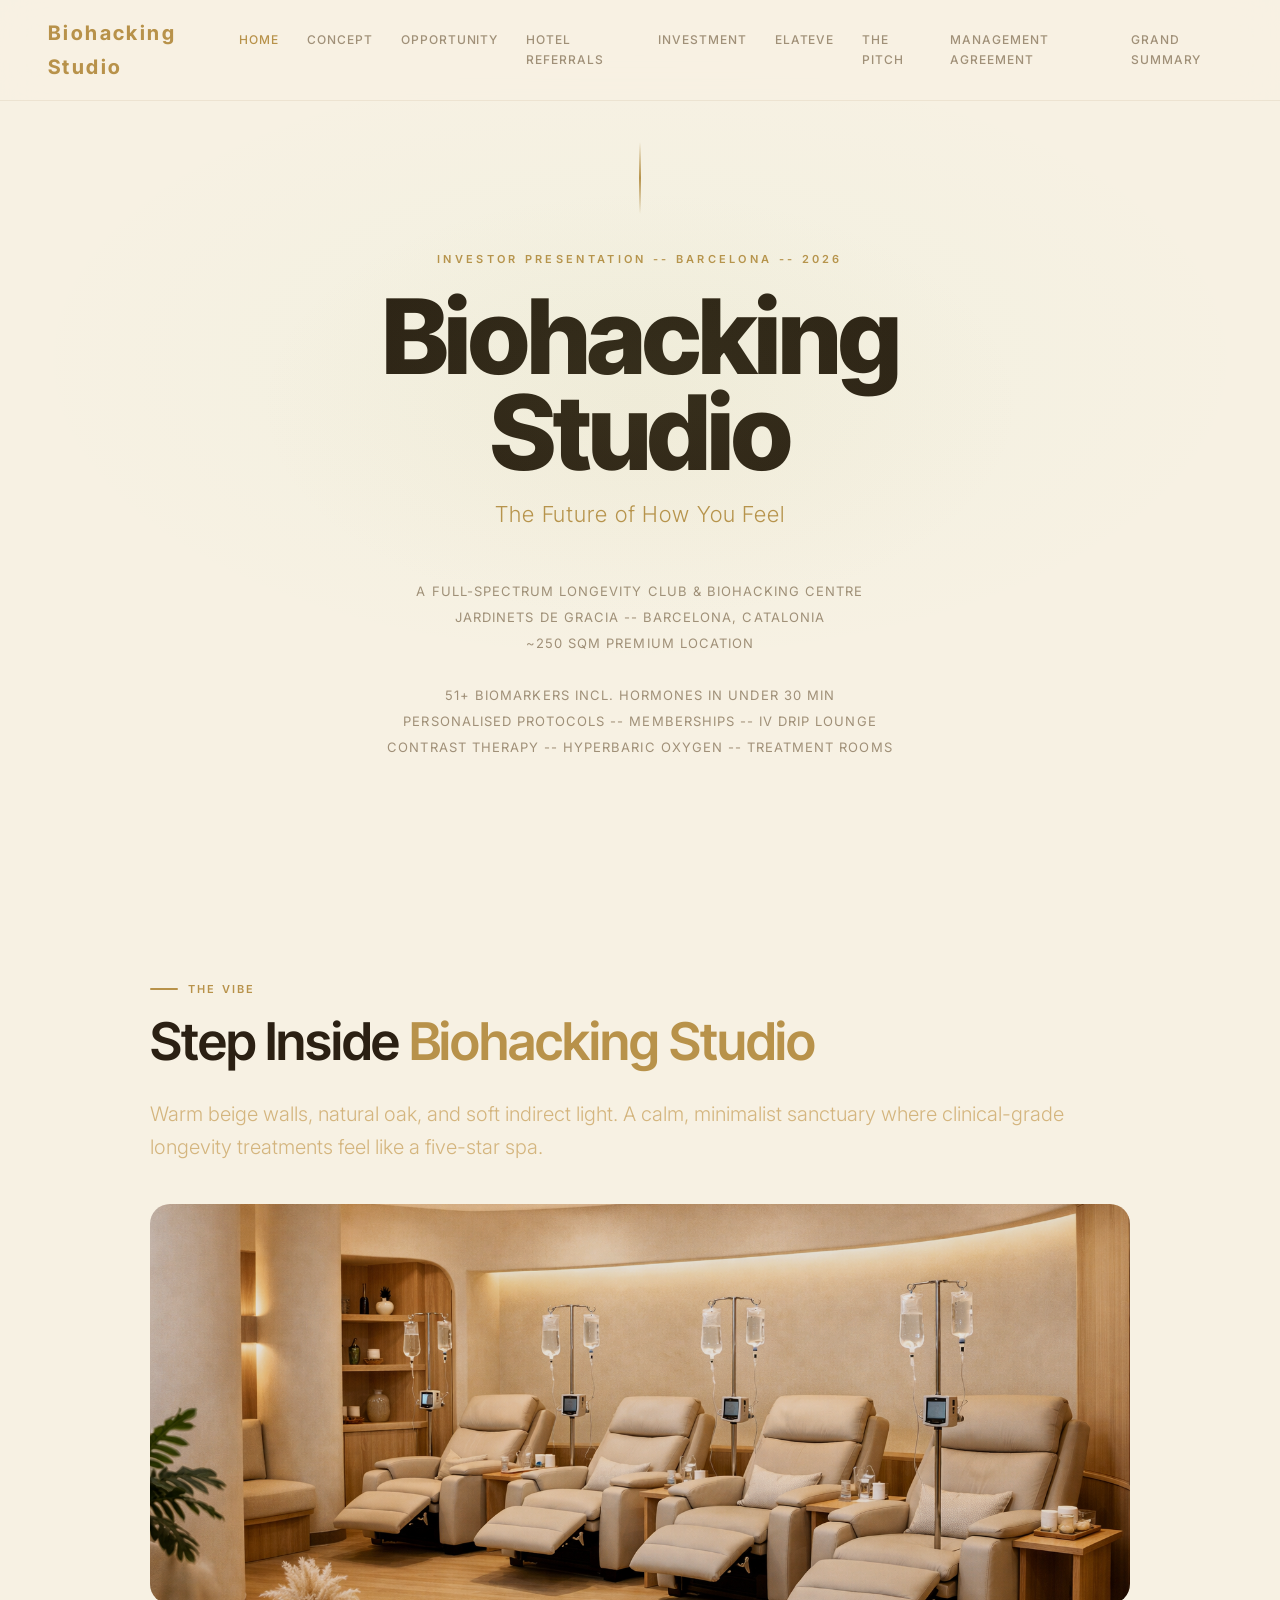
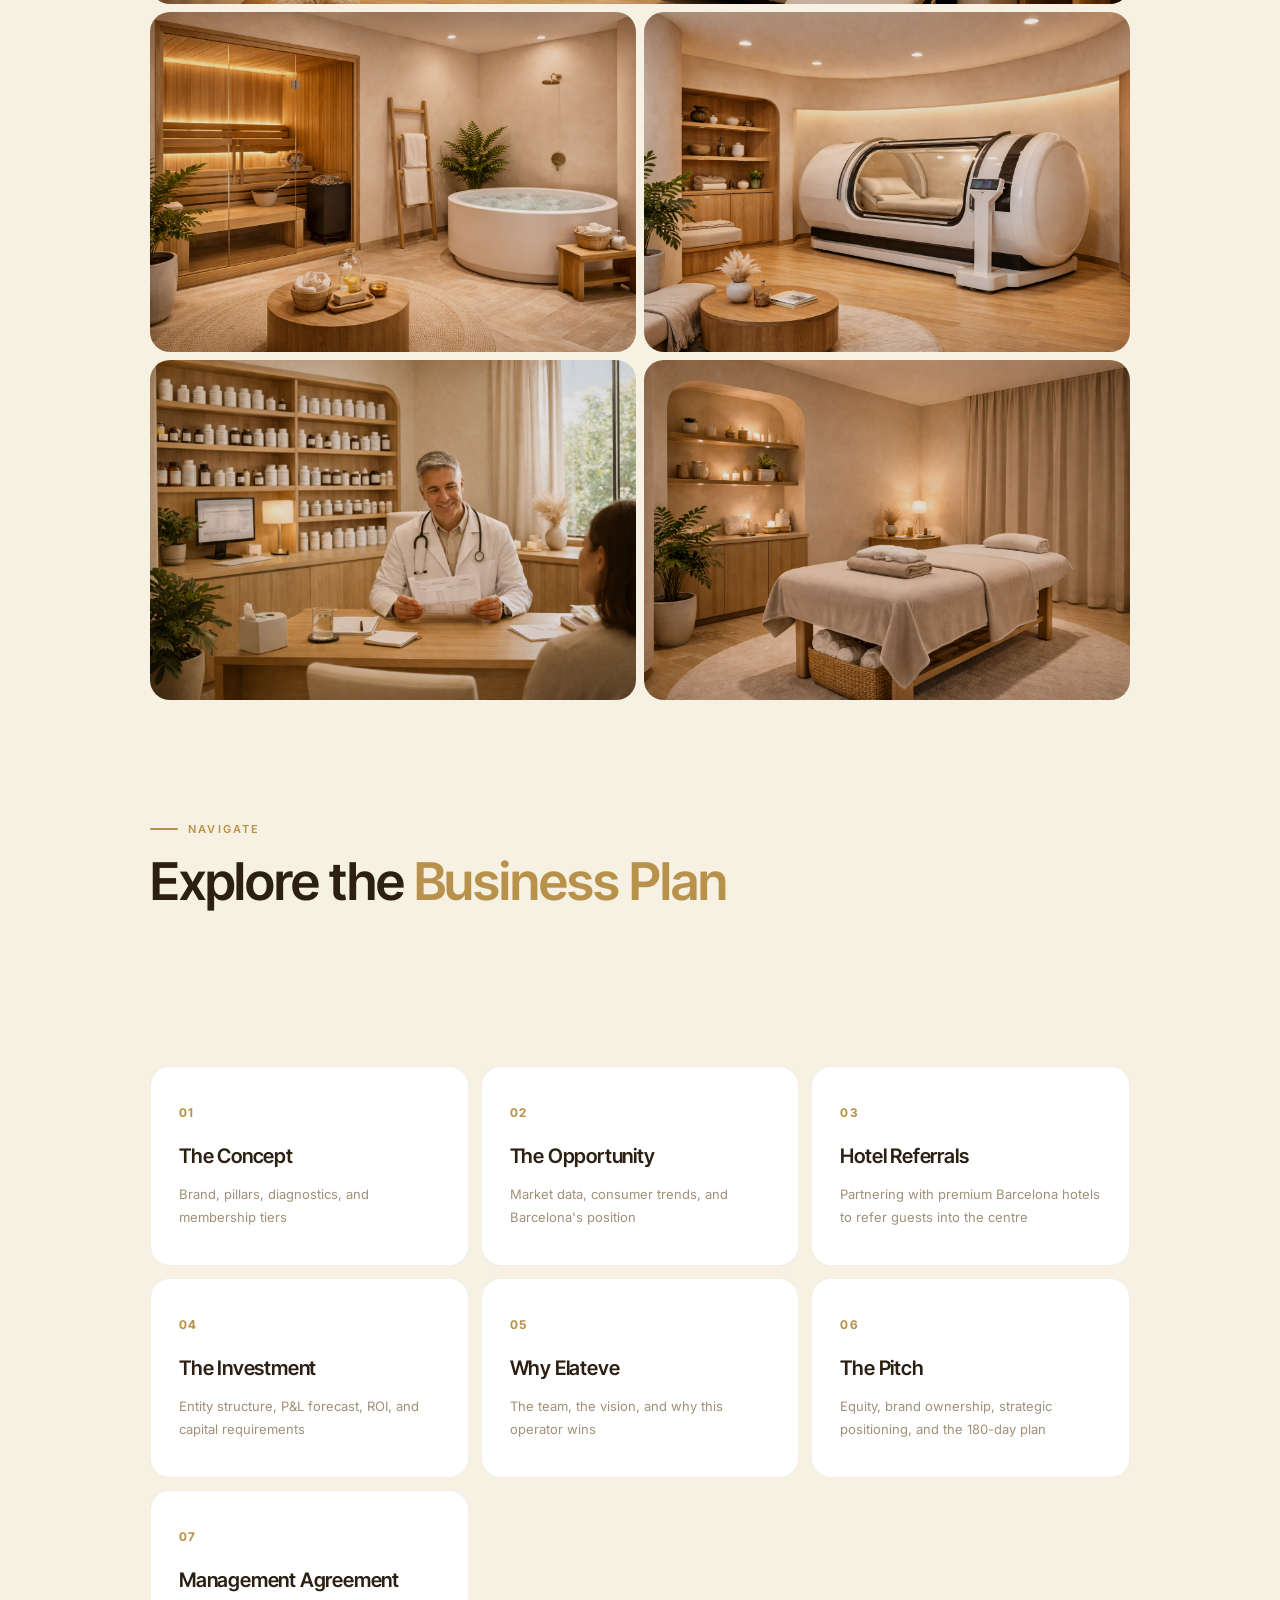
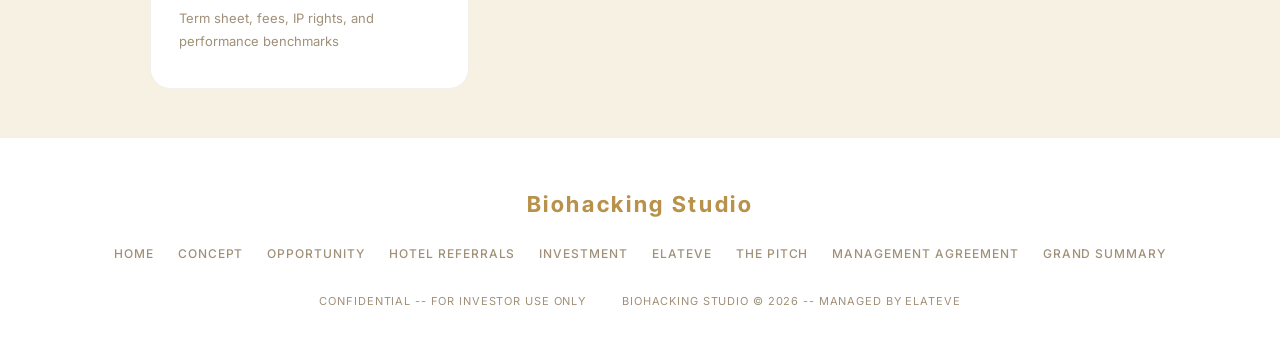
<file: index.html>
<!DOCTYPE html>
<html lang="en">
<head>
<meta charset="UTF-8">
<meta name="viewport" content="width=device-width, initial-scale=1.0">
<title>Home -- Biohacking Studio</title>
<link rel="preconnect" href="https://fonts.googleapis.com">
<link rel="preconnect" href="https://fonts.gstatic.com" crossorigin>
<link href="https://fonts.googleapis.com/css2?family=Inter+Tight:ital,wght@0,200;0,300;0,400;0,500;0,600;0,700;0,800;1,300;1,400&family=Inter:wght@200;300;400;500;600;700;800&display=swap" rel="stylesheet">
<link rel="stylesheet" href="styles.css?v=5">
</head>
<body>
<nav class="nav">
  <a href="index.html" class="nav-logo">Biohacking Studio</a>
  <button class="nav-toggle" aria-label="Menu">
    <span></span><span></span><span></span>
  </button>
  <div class="nav-links">
    <a href="index.html" class="active">Home</a>
    <a href="concept.html">Concept</a>
    <a href="opportunity.html">Opportunity</a>
    <a href="hotel.html">Hotel Referrals</a>
    <a href="investment.html">Investment</a>
    <a href="elateve.html">Elateve</a>
    <a href="pilot.html">The Pitch</a>
    <a href="management.html">Management Agreement</a>
    <a href="grand-summary.html">Grand Summary</a>
  </div>
</nav>

<!-- COVER -->
<div class="cover">
  <div class="cover-bg"></div>
  <div class="cover-line"></div>
  <div class="brand-mark">Investor Presentation -- Barcelona -- 2026</div>
  <h1>Biohacking<br>Studio</h1>
  <div class="cover-tagline">The Future of How You Feel</div>
  <p class="cover-desc">
    A full-spectrum longevity club &amp; biohacking centre<br>
    Jardinets de Gracia -- Barcelona, Catalonia<br>
    ~250 sqm premium location<br>
    <br>
    51+ biomarkers incl. hormones in under 30 min<br>
    Personalised protocols -- Memberships -- IV Drip Lounge<br>
    Contrast Therapy -- Hyperbaric Oxygen -- Treatment Rooms
  </p>
</div>

<!-- THE VIBE -->
<div class="vibe-section">
  <div class="eyebrow">The Vibe</div>
  <h2>Step Inside <em>Biohacking Studio</em></h2>
  <p class="lead">Warm beige walls, natural oak, and soft indirect light. A calm, minimalist sanctuary where clinical-grade longevity treatments feel like a five-star spa.</p>
  <div class="vibe-grid">
    <div class="vibe-img vibe-hero">
      <img src="images/iv-lounge.png" alt="Biohacking Studio IV Drip Lounge" loading="lazy">
      <div class="vibe-label">IV Drip Lounge</div>
    </div>
    <div class="vibe-img vibe-tall">
      <img src="images/sauna.png" alt="Finnish Sauna &amp; Contrast Therapy" loading="lazy">
      <div class="vibe-label">Sauna &amp; Contrast Therapy</div>
    </div>
    <div class="vibe-img vibe-plunge">
      <img src="images/hyperbaric.png" alt="Hyperbaric Oxygen Chamber" loading="lazy">
      <div class="vibe-label">Hyperbaric Oxygen Chamber</div>
    </div>
    <div class="vibe-img vibe-tall">
      <img src="images/consultation.png" alt="Medical Consultation &amp; Diagnostics" loading="lazy">
      <div class="vibe-label">Medical Consultation</div>
    </div>
    <div class="vibe-img vibe-tall">
      <img src="images/treatment.png" alt="Treatment &amp; Recovery Room" loading="lazy">
      <div class="vibe-label">Treatment &amp; Recovery</div>
    </div>
  </div>
</div>

<!-- EXPLORE CARDS -->
<div class="section" style="padding-top: 0;">
  <div class="eyebrow">Navigate</div>
  <h2>Explore the <em>Business Plan</em></h2>
</div>
<div class="home-cards">
  <a href="concept.html" class="home-card">
    <div class="home-card-num">01</div>
    <h3>The Concept</h3>
    <p>Brand, pillars, diagnostics, and membership tiers</p>
  </a>
  <a href="opportunity.html" class="home-card">
    <div class="home-card-num">02</div>
    <h3>The Opportunity</h3>
    <p>Market data, consumer trends, and Barcelona's position</p>
  </a>
  <a href="hotel.html" class="home-card">
    <div class="home-card-num">03</div>
    <h3>Hotel Referrals</h3>
    <p>Partnering with premium Barcelona hotels to refer guests into the centre</p>
  </a>
  <a href="investment.html" class="home-card">
    <div class="home-card-num">04</div>
    <h3>The Investment</h3>
    <p>Entity structure, P&amp;L forecast, ROI, and capital requirements</p>
  </a>
  <a href="elateve.html" class="home-card">
    <div class="home-card-num">05</div>
    <h3>Why Elateve</h3>
    <p>The team, the vision, and why this operator wins</p>
  </a>
  <a href="pilot.html" class="home-card">
    <div class="home-card-num">06</div>
    <h3>The Pitch</h3>
    <p>Equity, brand ownership, strategic positioning, and the 180-day plan</p>
  </a>
  <a href="management.html" class="home-card">
    <div class="home-card-num">07</div>
    <h3>Management Agreement</h3>
    <p>Term sheet, fees, IP rights, and performance benchmarks</p>
  </a>
</div>

<footer class="site-footer">
  <div class="footer-inner">
    <div class="footer-brand">Biohacking Studio</div>
    <div class="footer-links">
      <a href="index.html">Home</a>
      <a href="concept.html">Concept</a>
      <a href="opportunity.html">Opportunity</a>
      <a href="hotel.html">Hotel Referrals</a>
      <a href="investment.html">Investment</a>
      <a href="elateve.html">Elateve</a>
      <a href="pilot.html">The Pitch</a>
      <a href="management.html">Management Agreement</a>
      <a href="grand-summary.html">Grand Summary</a>
    </div>
    <div class="footer-meta">
      <span>Confidential -- For Investor Use Only</span>
      <span>Biohacking Studio &copy; 2026 -- Managed by Elateve</span>
    </div>
  </div>
</footer>
<script>
document.querySelector('.nav-toggle').addEventListener('click', function() {
  document.querySelector('.nav-links').classList.toggle('open');
  this.classList.toggle('open');
});
</script>
</body>
</html>
</file>
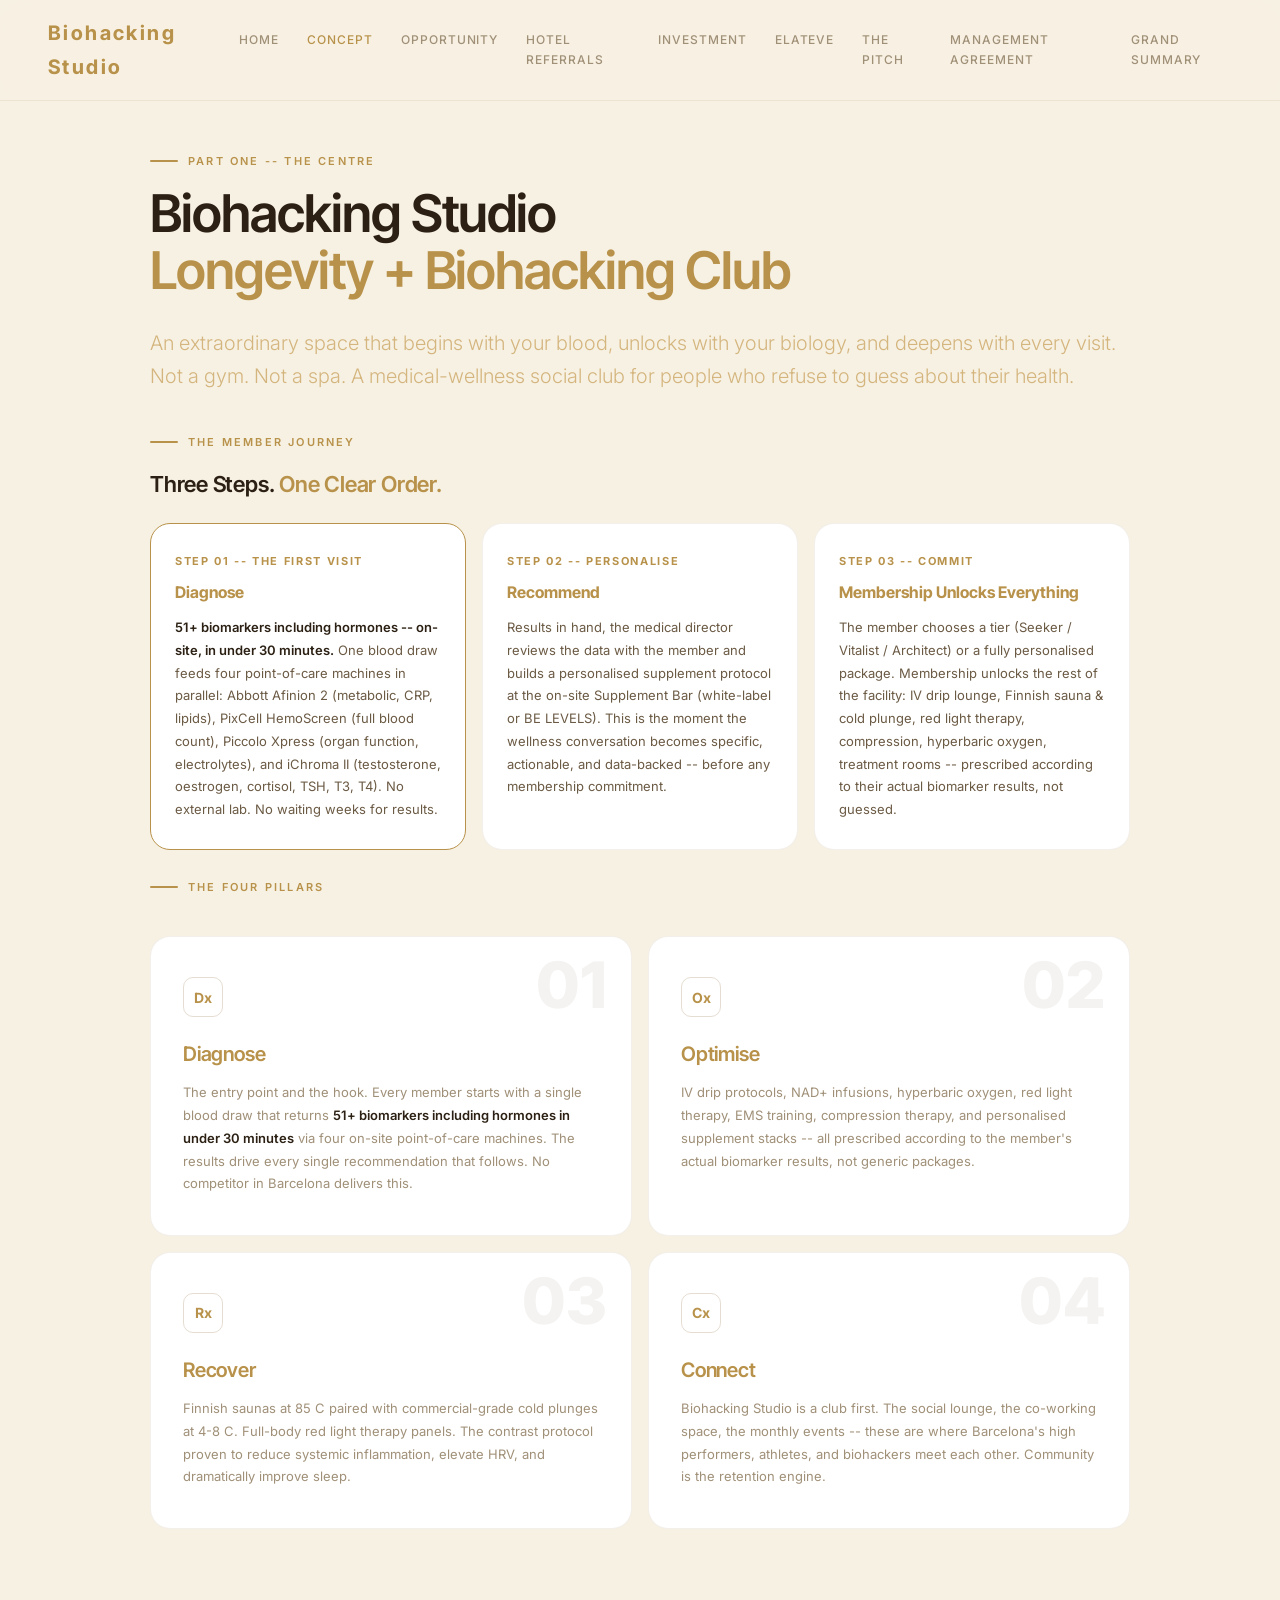
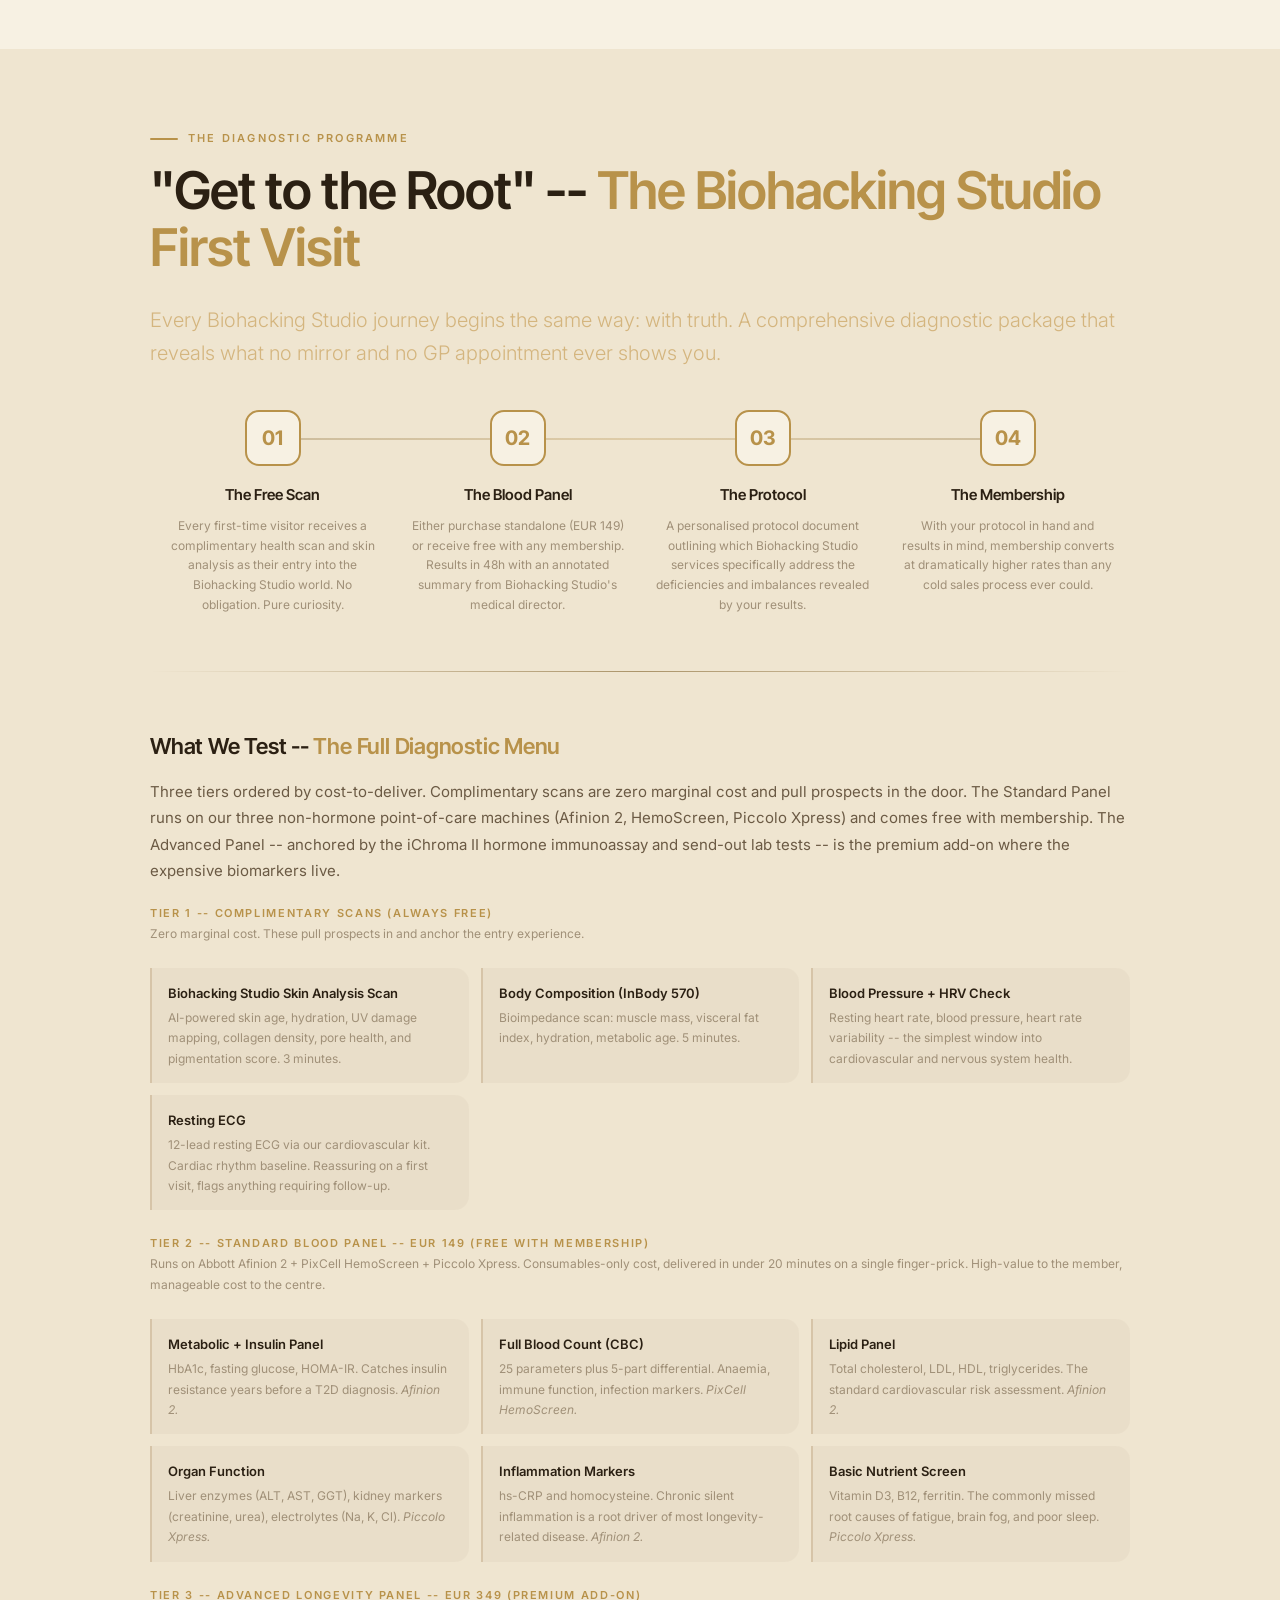
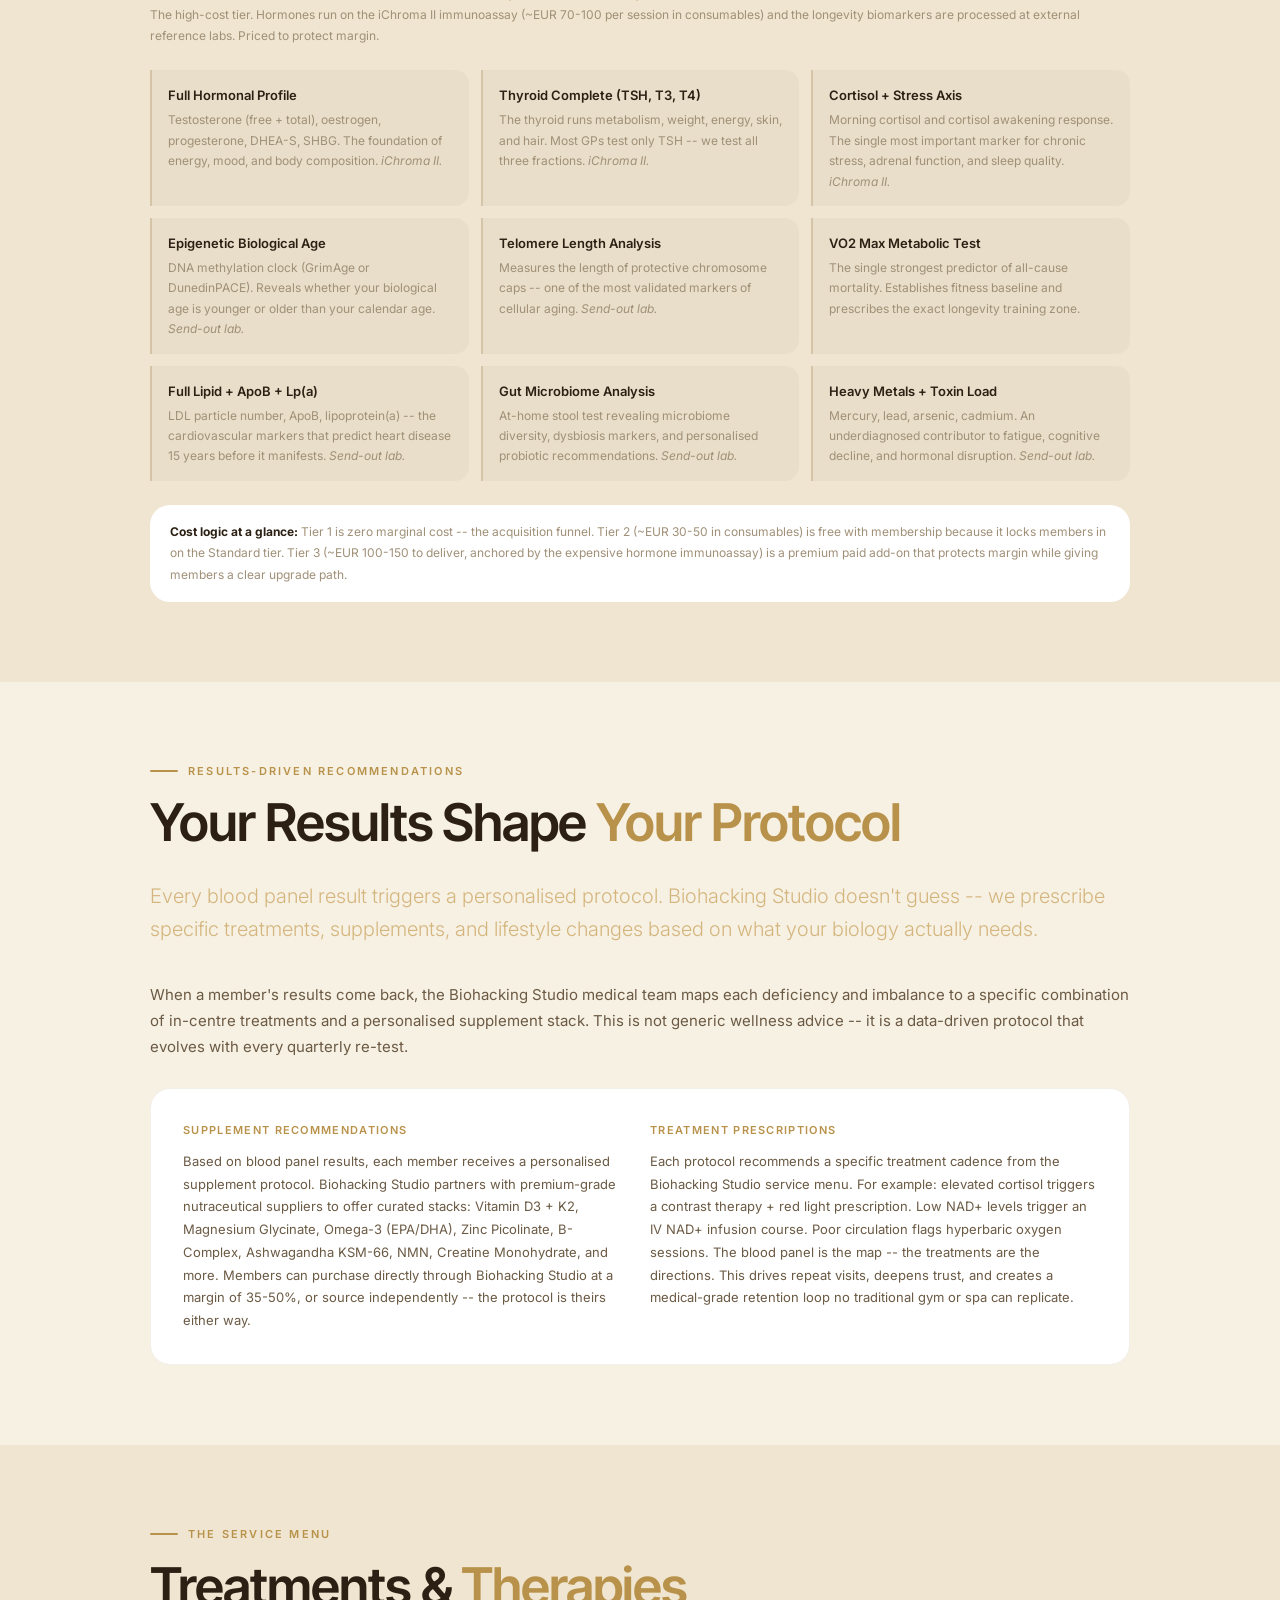
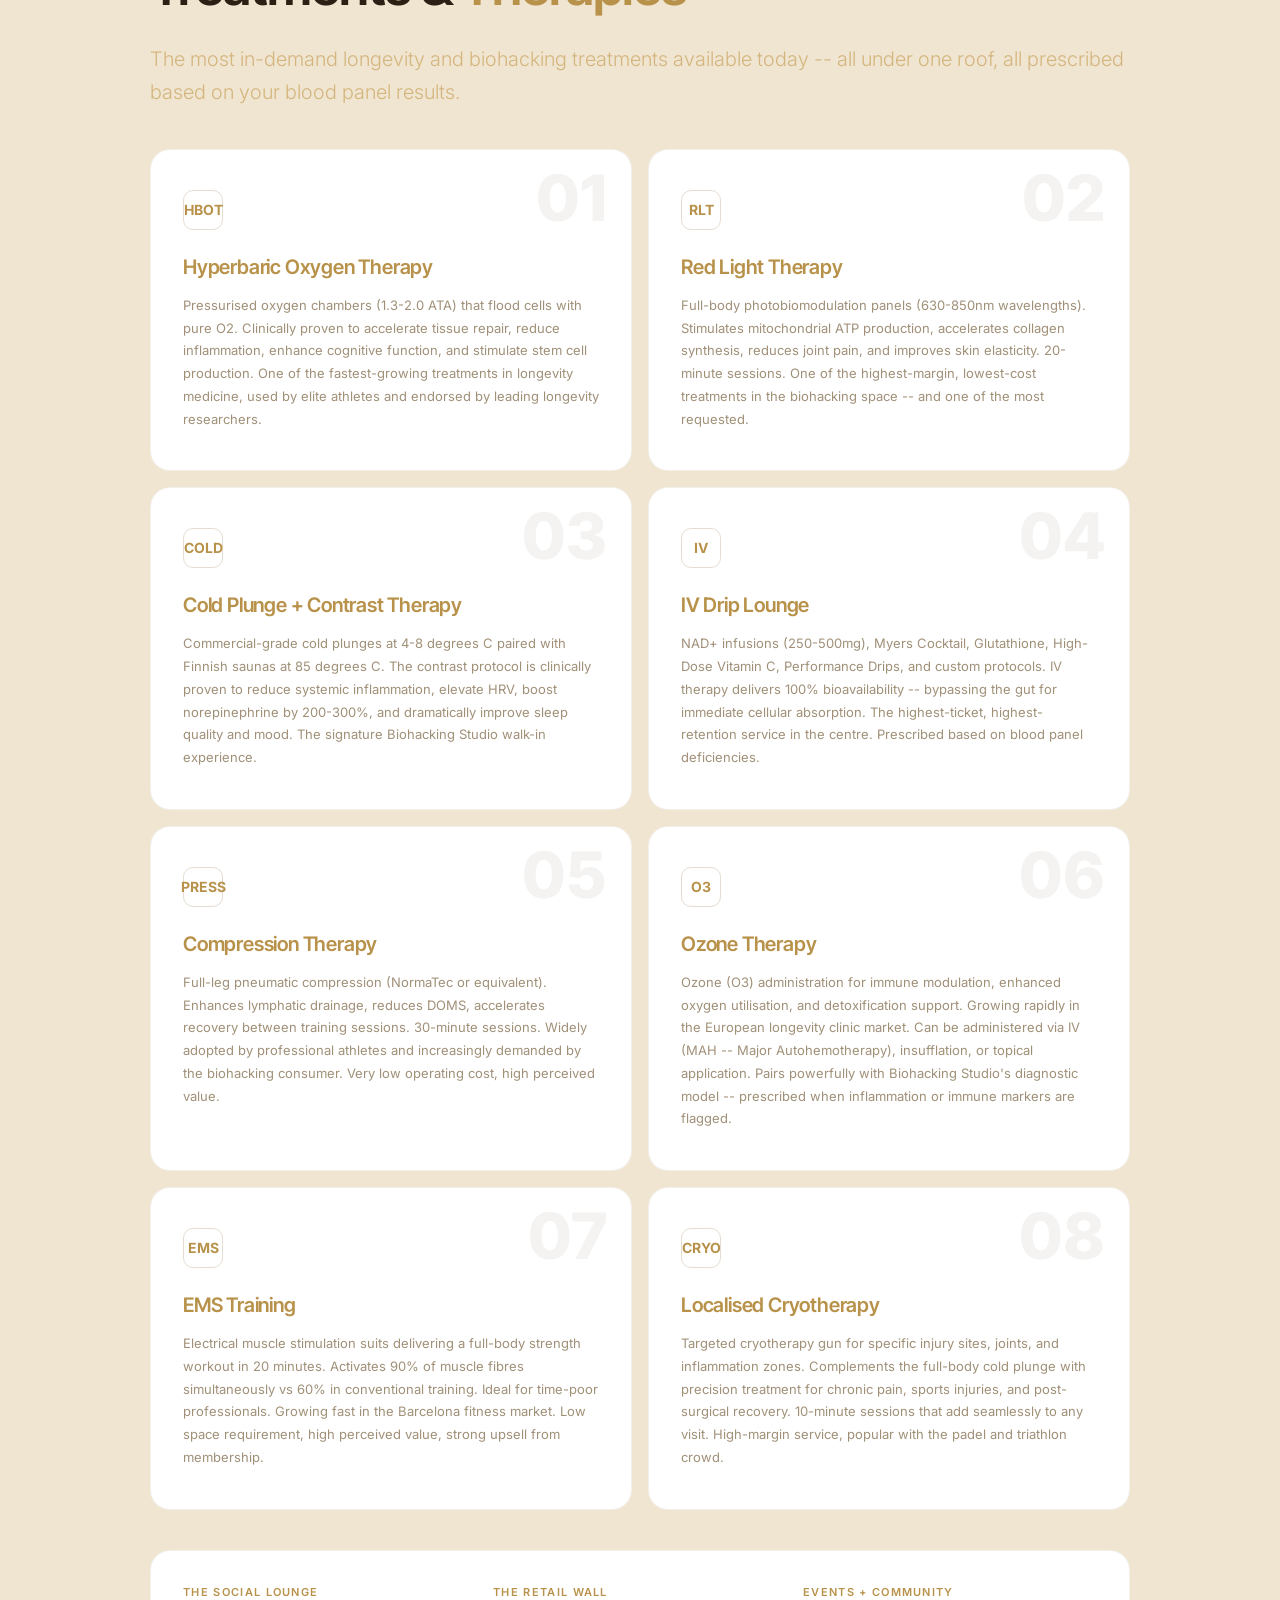
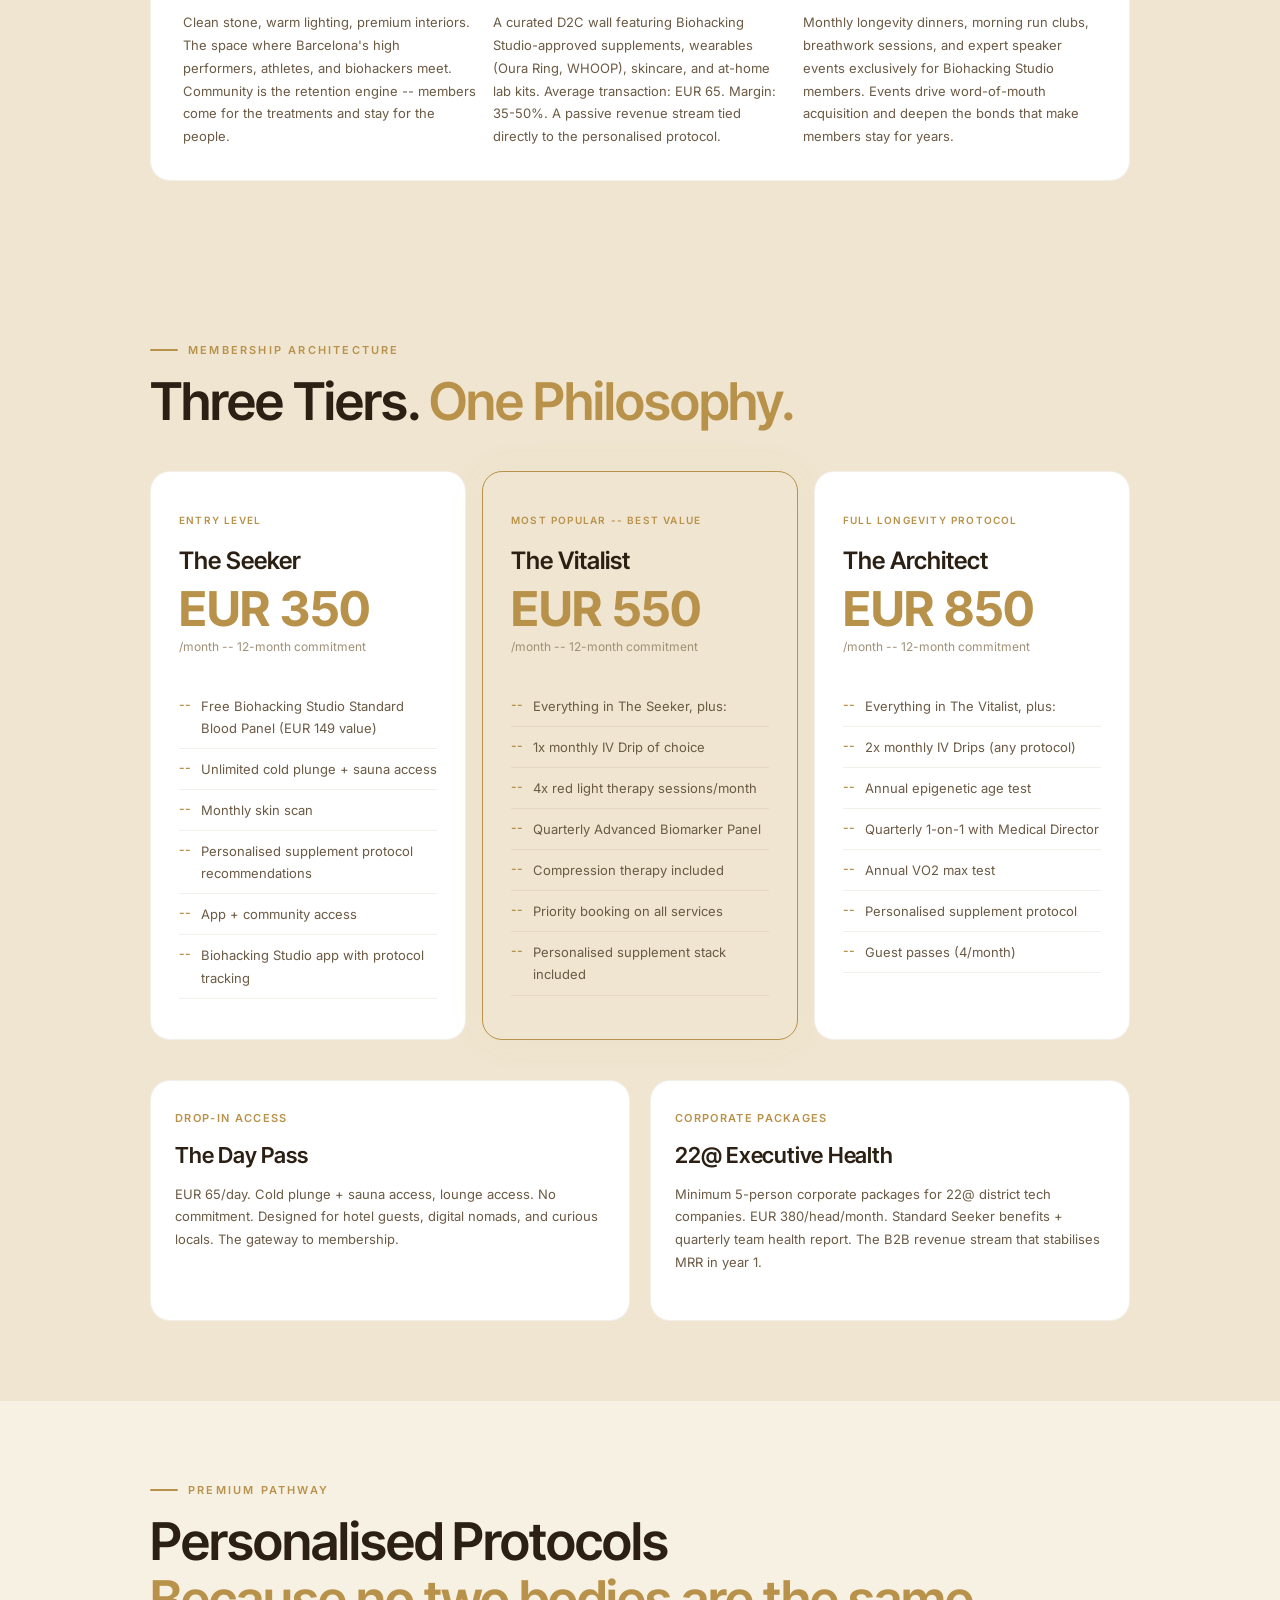
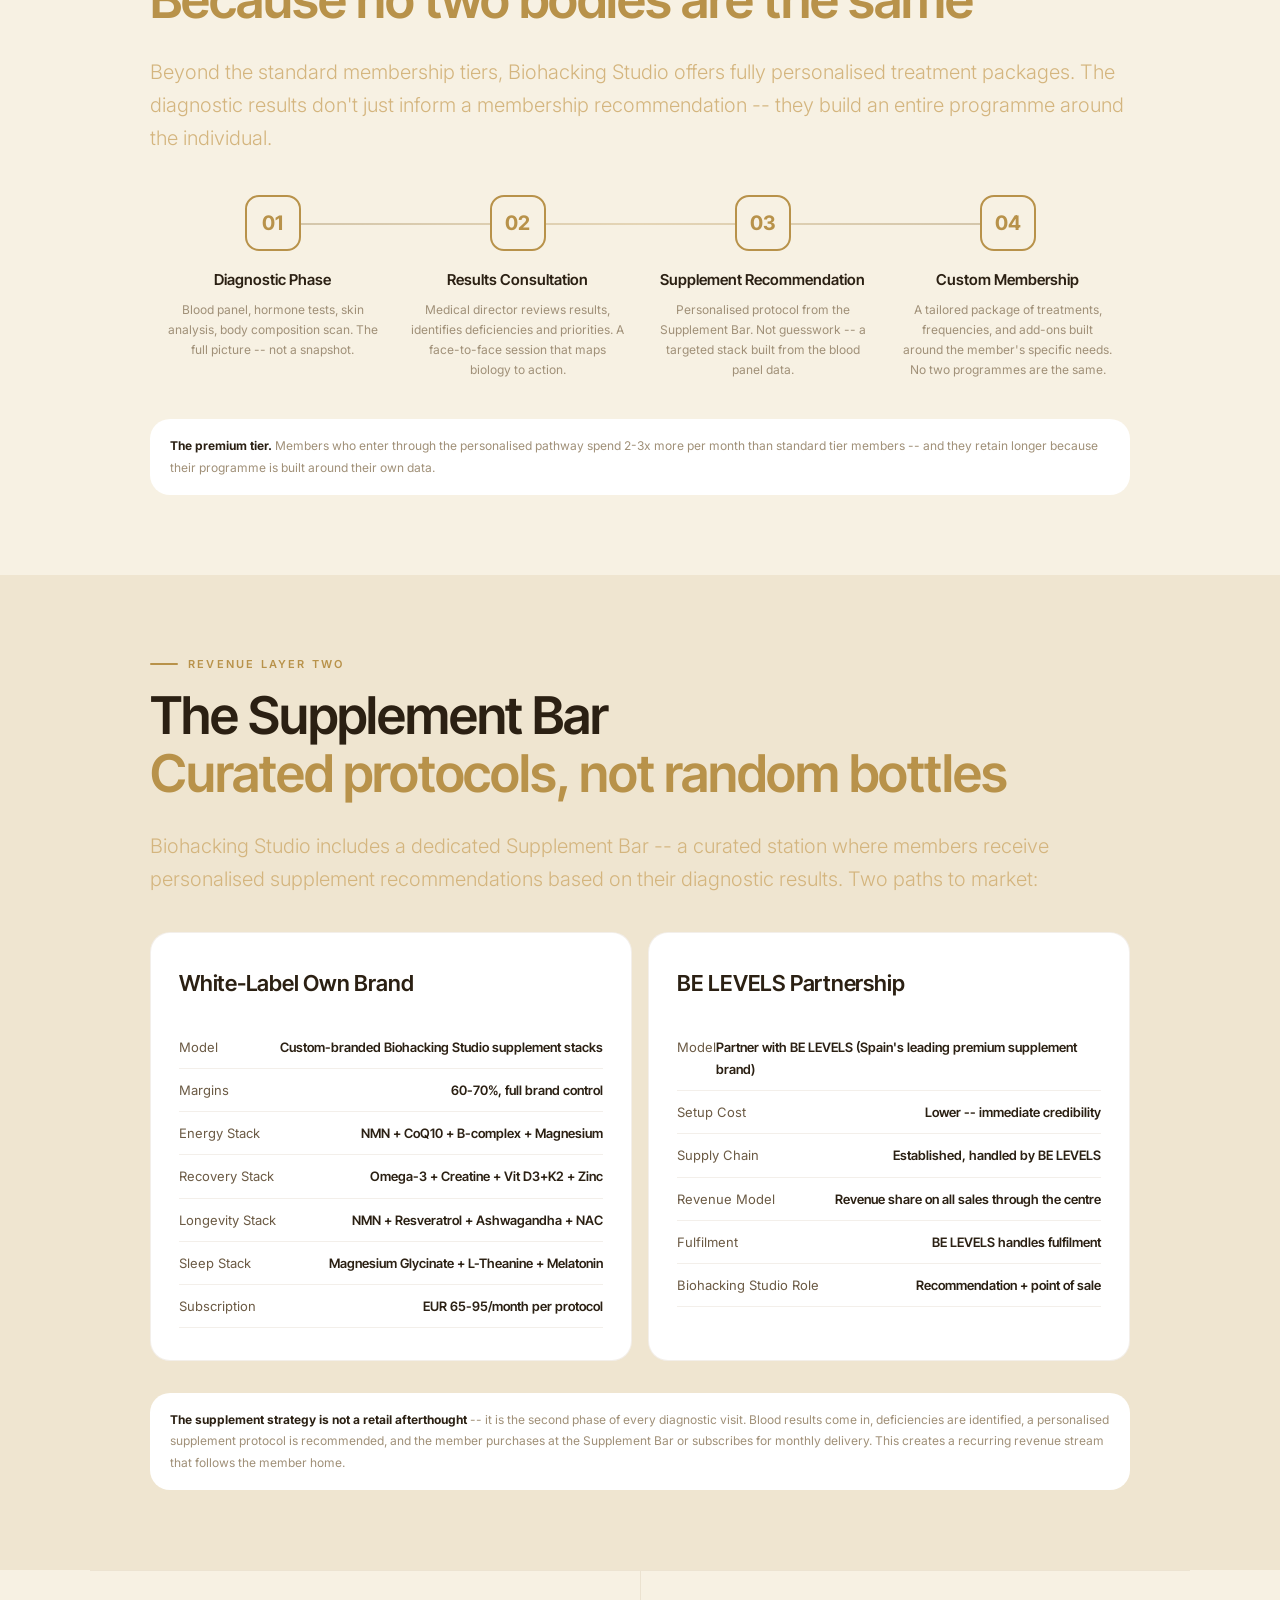
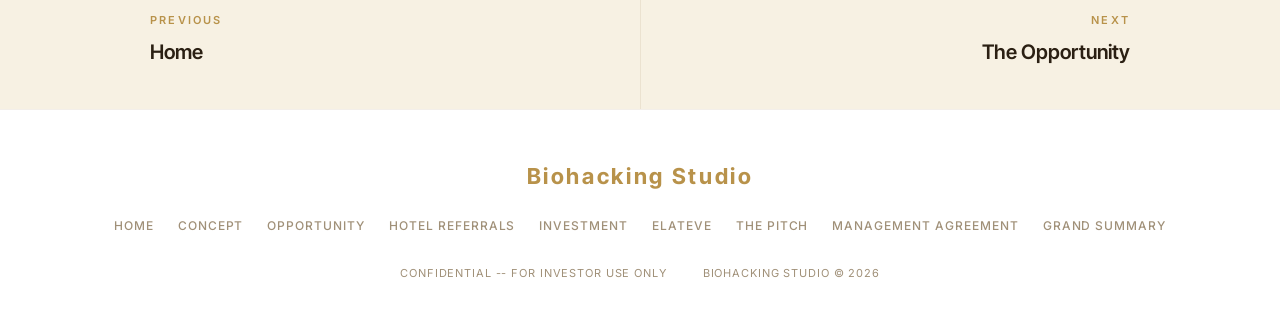
<file: concept.html>
<!DOCTYPE html>
<html lang="en">
<head>
<meta charset="UTF-8">
<meta name="viewport" content="width=device-width, initial-scale=1.0">
<title>The Concept -- Biohacking Studio</title>
<link rel="preconnect" href="https://fonts.googleapis.com">
<link rel="preconnect" href="https://fonts.gstatic.com" crossorigin>
<link href="https://fonts.googleapis.com/css2?family=Inter+Tight:ital,wght@0,200;0,300;0,400;0,500;0,600;0,700;0,800;1,300;1,400&family=Inter:wght@200;300;400;500;600;700;800&display=swap" rel="stylesheet">
<link rel="stylesheet" href="styles.css?v=5">
</head>
<body>
<nav class="nav">
  <a href="index.html" class="nav-logo">Biohacking Studio</a>
  <button class="nav-toggle" aria-label="Menu">
    <span></span><span></span><span></span>
  </button>
  <div class="nav-links">
    <a href="index.html">Home</a>
    <a href="concept.html" class="active">Concept</a>
    <a href="opportunity.html">Opportunity</a>
    <a href="hotel.html">Hotel Referrals</a>
    <a href="investment.html">Investment</a>
    <a href="elateve.html">Elateve</a>
    <a href="pilot.html">The Pitch</a>
    <a href="management.html">Management Agreement</a>
    <a href="grand-summary.html">Grand Summary</a>
  </div>
</nav>

<div class="page-top"></div>

<!-- PART 1: THE CONCEPT -->
<div class="section">
  <div class="eyebrow">Part One -- The Centre</div>
  <h2>Biohacking Studio<br><em>Longevity + Biohacking Club</em></h2>
  <p class="lead">An extraordinary space that begins with your blood, unlocks with your biology, and deepens with every visit. Not a gym. Not a spa. A medical-wellness social club for people who refuse to guess about their health.</p>

  <!-- THE MEMBER JOURNEY -->
  <div class="eyebrow" style="margin-top: 40px;">The Member Journey</div>
  <h3 style="font-size: 22px; margin-bottom: 20px;">Three Steps. <em>One Clear Order.</em></h3>
  <div class="inline-grid-3" style="gap: 16px; margin-bottom: 28px;">
    <div class="entity-card" style="border-color: var(--accent);">
      <div style="font-size: 11px; color: var(--accent); letter-spacing: 0.15em; text-transform: uppercase; font-weight: 700; margin-bottom: 8px;">Step 01 -- The First Visit</div>
      <h4>Diagnose</h4>
      <p><strong>51+ biomarkers including hormones -- on-site, in under 30 minutes.</strong> One blood draw feeds four point-of-care machines in parallel: Abbott Afinion 2 (metabolic, CRP, lipids), PixCell HemoScreen (full blood count), Piccolo Xpress (organ function, electrolytes), and iChroma II (testosterone, oestrogen, cortisol, TSH, T3, T4). No external lab. No waiting weeks for results.</p>
    </div>
    <div class="entity-card">
      <div style="font-size: 11px; color: var(--accent); letter-spacing: 0.15em; text-transform: uppercase; font-weight: 700; margin-bottom: 8px;">Step 02 -- Personalise</div>
      <h4>Recommend</h4>
      <p>Results in hand, the medical director reviews the data with the member and builds a personalised supplement protocol at the on-site Supplement Bar (white-label or BE LEVELS). This is the moment the wellness conversation becomes specific, actionable, and data-backed -- before any membership commitment.</p>
    </div>
    <div class="entity-card">
      <div style="font-size: 11px; color: var(--accent); letter-spacing: 0.15em; text-transform: uppercase; font-weight: 700; margin-bottom: 8px;">Step 03 -- Commit</div>
      <h4>Membership Unlocks Everything</h4>
      <p>The member chooses a tier (Seeker / Vitalist / Architect) or a fully personalised package. Membership unlocks the rest of the facility: IV drip lounge, Finnish sauna &amp; cold plunge, red light therapy, compression, hyperbaric oxygen, treatment rooms -- prescribed according to their actual biomarker results, not guessed.</p>
    </div>
  </div>

  <!-- FOUR PILLARS -->
  <div class="eyebrow">The Four Pillars</div>
  <div class="pillars-grid">
    <div class="pillar">
      <div class="pillar-number">01</div>
      <div class="pillar-icon">Dx</div>
      <h3><em>Diagnose</em></h3>
      <p>The entry point and the hook. Every member starts with a single blood draw that returns <strong>51+ biomarkers including hormones in under 30 minutes</strong> via four on-site point-of-care machines. The results drive every single recommendation that follows. No competitor in Barcelona delivers this.</p>
    </div>
    <div class="pillar">
      <div class="pillar-number">02</div>
      <div class="pillar-icon">Ox</div>
      <h3><em>Optimise</em></h3>
      <p>IV drip protocols, NAD+ infusions, hyperbaric oxygen, red light therapy, EMS training, compression therapy, and personalised supplement stacks -- all prescribed according to the member's actual biomarker results, not generic packages.</p>
    </div>
    <div class="pillar">
      <div class="pillar-number">03</div>
      <div class="pillar-icon">Rx</div>
      <h3><em>Recover</em></h3>
      <p>Finnish saunas at 85 C paired with commercial-grade cold plunges at 4-8 C. Full-body red light therapy panels. The contrast protocol proven to reduce systemic inflammation, elevate HRV, and dramatically improve sleep.</p>
    </div>
    <div class="pillar">
      <div class="pillar-number">04</div>
      <div class="pillar-icon">Cx</div>
      <h3><em>Connect</em></h3>
      <p>Biohacking Studio is a club first. The social lounge, the co-working space, the monthly events -- these are where Barcelona's high performers, athletes, and biohackers meet each other. Community is the retention engine.</p>
    </div>
  </div>
</div>

<!-- DIAGNOSTIC PROGRAMME -->
<div class="section-alt full-bleed">
  <div class="section-alt-inner">
    <div class="eyebrow">The Diagnostic Programme</div>
    <h2>"Get to the Root" -- <em>The Biohacking Studio First Visit</em></h2>
    <p class="lead">Every Biohacking Studio journey begins the same way: with truth. A comprehensive diagnostic package that reveals what no mirror and no GP appointment ever shows you.</p>
    <div class="journey-steps">
      <div class="journey-step">
        <div class="step-num">01</div>
        <h4>The Free Scan</h4>
        <p>Every first-time visitor receives a complimentary health scan and skin analysis as their entry into the Biohacking Studio world. No obligation. Pure curiosity.</p>
      </div>
      <div class="journey-step">
        <div class="step-num">02</div>
        <h4>The Blood Panel</h4>
        <p>Either purchase standalone (EUR 149) or receive free with any membership. Results in 48h with an annotated summary from Biohacking Studio's medical director.</p>
      </div>
      <div class="journey-step">
        <div class="step-num">03</div>
        <h4>The Protocol</h4>
        <p>A personalised protocol document outlining which Biohacking Studio services specifically address the deficiencies and imbalances revealed by your results.</p>
      </div>
      <div class="journey-step">
        <div class="step-num">04</div>
        <h4>The Membership</h4>
        <p>With your protocol in hand and results in mind, membership converts at dramatically higher rates than any cold sales process ever could.</p>
      </div>
    </div>
    <div class="divider divider-gold"></div>
    <h3>What We Test -- <em>The Full Diagnostic Menu</em></h3>
    <p>Three tiers ordered by cost-to-deliver. Complimentary scans are zero marginal cost and pull prospects in the door. The Standard Panel runs on our three non-hormone point-of-care machines (Afinion 2, HemoScreen, Piccolo Xpress) and comes free with membership. The Advanced Panel -- anchored by the iChroma II hormone immunoassay and send-out lab tests -- is the premium add-on where the expensive biomarkers live.</p>

    <div class="test-category-label">Tier 1 -- Complimentary Scans (Always Free)</div>
    <p style="font-size: 12px; color: var(--text-muted); margin: -8px 0 14px;">Zero marginal cost. These pull prospects in and anchor the entry experience.</p>
    <div class="tests-grid">
      <div class="test-item">
        <div class="test-title">Biohacking Studio Skin Analysis Scan</div>
        <div class="test-desc">AI-powered skin age, hydration, UV damage mapping, collagen density, pore health, and pigmentation score. 3 minutes.</div>
      </div>
      <div class="test-item">
        <div class="test-title">Body Composition (InBody 570)</div>
        <div class="test-desc">Bioimpedance scan: muscle mass, visceral fat index, hydration, metabolic age. 5 minutes.</div>
      </div>
      <div class="test-item">
        <div class="test-title">Blood Pressure + HRV Check</div>
        <div class="test-desc">Resting heart rate, blood pressure, heart rate variability -- the simplest window into cardiovascular and nervous system health.</div>
      </div>
      <div class="test-item">
        <div class="test-title">Resting ECG</div>
        <div class="test-desc">12-lead resting ECG via our cardiovascular kit. Cardiac rhythm baseline. Reassuring on a first visit, flags anything requiring follow-up.</div>
      </div>
    </div>

    <div class="test-category-label">Tier 2 -- Standard Blood Panel -- EUR 149 (Free with Membership)</div>
    <p style="font-size: 12px; color: var(--text-muted); margin: -8px 0 14px;">Runs on Abbott Afinion 2 + PixCell HemoScreen + Piccolo Xpress. Consumables-only cost, delivered in under 20 minutes on a single finger-prick. High-value to the member, manageable cost to the centre.</p>
    <div class="tests-grid">
      <div class="test-item">
        <div class="test-title">Metabolic + Insulin Panel</div>
        <div class="test-desc">HbA1c, fasting glucose, HOMA-IR. Catches insulin resistance years before a T2D diagnosis. <em>Afinion 2.</em></div>
      </div>
      <div class="test-item">
        <div class="test-title">Full Blood Count (CBC)</div>
        <div class="test-desc">25 parameters plus 5-part differential. Anaemia, immune function, infection markers. <em>PixCell HemoScreen.</em></div>
      </div>
      <div class="test-item">
        <div class="test-title">Lipid Panel</div>
        <div class="test-desc">Total cholesterol, LDL, HDL, triglycerides. The standard cardiovascular risk assessment. <em>Afinion 2.</em></div>
      </div>
      <div class="test-item">
        <div class="test-title">Organ Function</div>
        <div class="test-desc">Liver enzymes (ALT, AST, GGT), kidney markers (creatinine, urea), electrolytes (Na, K, Cl). <em>Piccolo Xpress.</em></div>
      </div>
      <div class="test-item">
        <div class="test-title">Inflammation Markers</div>
        <div class="test-desc">hs-CRP and homocysteine. Chronic silent inflammation is a root driver of most longevity-related disease. <em>Afinion 2.</em></div>
      </div>
      <div class="test-item">
        <div class="test-title">Basic Nutrient Screen</div>
        <div class="test-desc">Vitamin D3, B12, ferritin. The commonly missed root causes of fatigue, brain fog, and poor sleep. <em>Piccolo Xpress.</em></div>
      </div>
    </div>

    <div class="test-category-label">Tier 3 -- Advanced Longevity Panel -- EUR 349 (Premium Add-On)</div>
    <p style="font-size: 12px; color: var(--text-muted); margin: -8px 0 14px;">The high-cost tier. Hormones run on the iChroma II immunoassay (~EUR 70-100 per session in consumables) and the longevity biomarkers are processed at external reference labs. Priced to protect margin.</p>
    <div class="tests-grid">
      <div class="test-item">
        <div class="test-title">Full Hormonal Profile</div>
        <div class="test-desc">Testosterone (free + total), oestrogen, progesterone, DHEA-S, SHBG. The foundation of energy, mood, and body composition. <em>iChroma II.</em></div>
      </div>
      <div class="test-item">
        <div class="test-title">Thyroid Complete (TSH, T3, T4)</div>
        <div class="test-desc">The thyroid runs metabolism, weight, energy, skin, and hair. Most GPs test only TSH -- we test all three fractions. <em>iChroma II.</em></div>
      </div>
      <div class="test-item">
        <div class="test-title">Cortisol + Stress Axis</div>
        <div class="test-desc">Morning cortisol and cortisol awakening response. The single most important marker for chronic stress, adrenal function, and sleep quality. <em>iChroma II.</em></div>
      </div>
      <div class="test-item">
        <div class="test-title">Epigenetic Biological Age</div>
        <div class="test-desc">DNA methylation clock (GrimAge or DunedinPACE). Reveals whether your biological age is younger or older than your calendar age. <em>Send-out lab.</em></div>
      </div>
      <div class="test-item">
        <div class="test-title">Telomere Length Analysis</div>
        <div class="test-desc">Measures the length of protective chromosome caps -- one of the most validated markers of cellular aging. <em>Send-out lab.</em></div>
      </div>
      <div class="test-item">
        <div class="test-title">VO2 Max Metabolic Test</div>
        <div class="test-desc">The single strongest predictor of all-cause mortality. Establishes fitness baseline and prescribes the exact longevity training zone.</div>
      </div>
      <div class="test-item">
        <div class="test-title">Full Lipid + ApoB + Lp(a)</div>
        <div class="test-desc">LDL particle number, ApoB, lipoprotein(a) -- the cardiovascular markers that predict heart disease 15 years before it manifests. <em>Send-out lab.</em></div>
      </div>
      <div class="test-item">
        <div class="test-title">Gut Microbiome Analysis</div>
        <div class="test-desc">At-home stool test revealing microbiome diversity, dysbiosis markers, and personalised probiotic recommendations. <em>Send-out lab.</em></div>
      </div>
      <div class="test-item">
        <div class="test-title">Heavy Metals + Toxin Load</div>
        <div class="test-desc">Mercury, lead, arsenic, cadmium. An underdiagnosed contributor to fatigue, cognitive decline, and hormonal disruption. <em>Send-out lab.</em></div>
      </div>
    </div>

    <div class="notes-box" style="margin-top: 24px;">
      <strong>Cost logic at a glance:</strong> Tier 1 is zero marginal cost -- the acquisition funnel. Tier 2 (~EUR 30-50 in consumables) is free with membership because it locks members in on the Standard tier. Tier 3 (~EUR 100-150 to deliver, anchored by the expensive hormone immunoassay) is a premium paid add-on that protects margin while giving members a clear upgrade path.
    </div>
  </div>
</div>

<!-- PERSONALISED PROTOCOL -->
<div class="section">
  <div class="eyebrow">Results-Driven Recommendations</div>
  <h2>Your Results Shape <em>Your Protocol</em></h2>
  <p class="lead">Every blood panel result triggers a personalised protocol. Biohacking Studio doesn't guess -- we prescribe specific treatments, supplements, and lifestyle changes based on what your biology actually needs.</p>
  <p>When a member's results come back, the Biohacking Studio medical team maps each deficiency and imbalance to a specific combination of in-centre treatments and a personalised supplement stack. This is not generic wellness advice -- it is a data-driven protocol that evolves with every quarterly re-test.</p>

  <div class="content-block" style="margin-top: 28px;">
    <div class="inline-grid-2">
      <div>
        <div class="content-block-label">Supplement Recommendations</div>
        <p>Based on blood panel results, each member receives a personalised supplement protocol. Biohacking Studio partners with premium-grade nutraceutical suppliers to offer curated stacks: Vitamin D3 + K2, Magnesium Glycinate, Omega-3 (EPA/DHA), Zinc Picolinate, B-Complex, Ashwagandha KSM-66, NMN, Creatine Monohydrate, and more. Members can purchase directly through Biohacking Studio at a margin of 35-50%, or source independently -- the protocol is theirs either way.</p>
      </div>
      <div>
        <div class="content-block-label">Treatment Prescriptions</div>
        <p>Each protocol recommends a specific treatment cadence from the Biohacking Studio service menu. For example: elevated cortisol triggers a contrast therapy + red light prescription. Low NAD+ levels trigger an IV NAD+ infusion course. Poor circulation flags hyperbaric oxygen sessions. The blood panel is the map -- the treatments are the directions. This drives repeat visits, deepens trust, and creates a medical-grade retention loop no traditional gym or spa can replicate.</p>
      </div>
    </div>
  </div>
</div>

<!-- TREATMENT & SERVICE MENU -->
<div class="section-alt full-bleed">
  <div class="section-alt-inner">
    <div class="eyebrow">The Service Menu</div>
    <h2>Treatments & <em>Therapies</em></h2>
    <p class="lead">The most in-demand longevity and biohacking treatments available today -- all under one roof, all prescribed based on your blood panel results.</p>

    <div class="pillars-grid">
      <div class="pillar">
        <div class="pillar-number">01</div>
        <div class="pillar-icon">HBOT</div>
        <h3><em>Hyperbaric Oxygen Therapy</em></h3>
        <p>Pressurised oxygen chambers (1.3-2.0 ATA) that flood cells with pure O2. Clinically proven to accelerate tissue repair, reduce inflammation, enhance cognitive function, and stimulate stem cell production. One of the fastest-growing treatments in longevity medicine, used by elite athletes and endorsed by leading longevity researchers.</p>
      </div>
      <div class="pillar">
        <div class="pillar-number">02</div>
        <div class="pillar-icon">RLT</div>
        <h3><em>Red Light Therapy</em></h3>
        <p>Full-body photobiomodulation panels (630-850nm wavelengths). Stimulates mitochondrial ATP production, accelerates collagen synthesis, reduces joint pain, and improves skin elasticity. 20-minute sessions. One of the highest-margin, lowest-cost treatments in the biohacking space -- and one of the most requested.</p>
      </div>
      <div class="pillar">
        <div class="pillar-number">03</div>
        <div class="pillar-icon">COLD</div>
        <h3><em>Cold Plunge + Contrast Therapy</em></h3>
        <p>Commercial-grade cold plunges at 4-8 degrees C paired with Finnish saunas at 85 degrees C. The contrast protocol is clinically proven to reduce systemic inflammation, elevate HRV, boost norepinephrine by 200-300%, and dramatically improve sleep quality and mood. The signature Biohacking Studio walk-in experience.</p>
      </div>
      <div class="pillar">
        <div class="pillar-number">04</div>
        <div class="pillar-icon">IV</div>
        <h3><em>IV Drip Lounge</em></h3>
        <p>NAD+ infusions (250-500mg), Myers Cocktail, Glutathione, High-Dose Vitamin C, Performance Drips, and custom protocols. IV therapy delivers 100% bioavailability -- bypassing the gut for immediate cellular absorption. The highest-ticket, highest-retention service in the centre. Prescribed based on blood panel deficiencies.</p>
      </div>
      <div class="pillar">
        <div class="pillar-number">05</div>
        <div class="pillar-icon">PRESS</div>
        <h3><em>Compression Therapy</em></h3>
        <p>Full-leg pneumatic compression (NormaTec or equivalent). Enhances lymphatic drainage, reduces DOMS, accelerates recovery between training sessions. 30-minute sessions. Widely adopted by professional athletes and increasingly demanded by the biohacking consumer. Very low operating cost, high perceived value.</p>
      </div>
      <div class="pillar">
        <div class="pillar-number">06</div>
        <div class="pillar-icon">O3</div>
        <h3><em>Ozone Therapy</em></h3>
        <p>Ozone (O3) administration for immune modulation, enhanced oxygen utilisation, and detoxification support. Growing rapidly in the European longevity clinic market. Can be administered via IV (MAH -- Major Autohemotherapy), insufflation, or topical application. Pairs powerfully with Biohacking Studio's diagnostic model -- prescribed when inflammation or immune markers are flagged.</p>
      </div>
      <div class="pillar">
        <div class="pillar-number">07</div>
        <div class="pillar-icon">EMS</div>
        <h3><em>EMS Training</em></h3>
        <p>Electrical muscle stimulation suits delivering a full-body strength workout in 20 minutes. Activates 90% of muscle fibres simultaneously vs 60% in conventional training. Ideal for time-poor professionals. Growing fast in the Barcelona fitness market. Low space requirement, high perceived value, strong upsell from membership.</p>
      </div>
      <div class="pillar">
        <div class="pillar-number">08</div>
        <div class="pillar-icon">CRYO</div>
        <h3><em>Localised Cryotherapy</em></h3>
        <p>Targeted cryotherapy gun for specific injury sites, joints, and inflammation zones. Complements the full-body cold plunge with precision treatment for chronic pain, sports injuries, and post-surgical recovery. 10-minute sessions that add seamlessly to any visit. High-margin service, popular with the padel and triathlon crowd.</p>
      </div>
    </div>

    <div class="content-block" style="margin-top: 28px;">
      <div class="inline-grid-3">
        <div>
          <div class="content-block-label">The Social Lounge</div>
          <p>Clean stone, warm lighting, premium interiors. The space where Barcelona's high performers, athletes, and biohackers meet. Community is the retention engine -- members come for the treatments and stay for the people.</p>
        </div>
        <div>
          <div class="content-block-label">The Retail Wall</div>
          <p>A curated D2C wall featuring Biohacking Studio-approved supplements, wearables (Oura Ring, WHOOP), skincare, and at-home lab kits. Average transaction: EUR 65. Margin: 35-50%. A passive revenue stream tied directly to the personalised protocol.</p>
        </div>
        <div>
          <div class="content-block-label">Events + Community</div>
          <p>Monthly longevity dinners, morning run clubs, breathwork sessions, and expert speaker events exclusively for Biohacking Studio members. Events drive word-of-mouth acquisition and deepen the bonds that make members stay for years.</p>
        </div>
      </div>
    </div>
  </div>
</div>

<!-- MEMBERSHIP TIERS -->
<div class="section-alt full-bleed">
  <div class="section-alt-inner">
    <div class="eyebrow">Membership Architecture</div>
    <h2>Three Tiers. <em>One Philosophy.</em></h2>
    <div class="tiers-grid">
      <div class="tier">
        <div class="tier-badge">Entry Level</div>
        <div class="tier-name">The Seeker</div>
        <div class="tier-price">EUR 350</div>
        <div class="tier-price-label">/month -- 12-month commitment</div>
        <ul class="tier-features">
          <li>Free Biohacking Studio Standard Blood Panel (EUR 149 value)</li>
          <li>Unlimited cold plunge + sauna access</li>
          <li>Monthly skin scan</li>
          <li>Personalised supplement protocol recommendations</li>
          <li>App + community access</li>
          <li>Biohacking Studio app with protocol tracking</li>
        </ul>
      </div>
      <div class="tier featured">
        <div class="tier-badge">Most Popular -- Best Value</div>
        <div class="tier-name">The Vitalist</div>
        <div class="tier-price">EUR 550</div>
        <div class="tier-price-label">/month -- 12-month commitment</div>
        <ul class="tier-features">
          <li>Everything in The Seeker, plus:</li>
          <li>1x monthly IV Drip of choice</li>
          <li>4x red light therapy sessions/month</li>
          <li>Quarterly Advanced Biomarker Panel</li>
          <li>Compression therapy included</li>
          <li>Priority booking on all services</li>
          <li>Personalised supplement stack included</li>
        </ul>
      </div>
      <div class="tier">
        <div class="tier-badge">Full Longevity Protocol</div>
        <div class="tier-name">The Architect</div>
        <div class="tier-price">EUR 850</div>
        <div class="tier-price-label">/month -- 12-month commitment</div>
        <ul class="tier-features">
          <li>Everything in The Vitalist, plus:</li>
          <li>2x monthly IV Drips (any protocol)</li>
          <li>Annual epigenetic age test</li>
          <li>Quarterly 1-on-1 with Medical Director</li>
          <li>Annual VO2 max test</li>
          <li>Personalised supplement protocol</li>
          <li>Guest passes (4/month)</li>
        </ul>
      </div>
    </div>
    <div class="inline-grid-2" style="margin-top: 24px;">
      <div class="tier-addon">
        <div class="tier-addon-label">Drop-In Access</div>
        <h3>The Day Pass</h3>
        <p>EUR 65/day. Cold plunge + sauna access, lounge access. No commitment. Designed for hotel guests, digital nomads, and curious locals. The gateway to membership.</p>
      </div>
      <div class="tier-addon">
        <div class="tier-addon-label">Corporate Packages</div>
        <h3>22@ Executive Health</h3>
        <p>Minimum 5-person corporate packages for 22@ district tech companies. EUR 380/head/month. Standard Seeker benefits + quarterly team health report. The B2B revenue stream that stabilises MRR in year 1.</p>
      </div>
    </div>
  </div>
</div>

<!-- PERSONALISED PROTOCOLS -->
<div class="section">
  <div class="eyebrow">Premium Pathway</div>
  <h2>Personalised Protocols<br><em>Because no two bodies are the same</em></h2>
  <p class="lead">Beyond the standard membership tiers, Biohacking Studio offers fully personalised treatment packages. The diagnostic results don't just inform a membership recommendation -- they build an entire programme around the individual.</p>

  <div class="journey-steps">
    <div class="journey-step">
      <div class="step-num">01</div>
      <h4>Diagnostic Phase</h4>
      <p>Blood panel, hormone tests, skin analysis, body composition scan. The full picture -- not a snapshot.</p>
    </div>
    <div class="journey-step">
      <div class="step-num">02</div>
      <h4>Results Consultation</h4>
      <p>Medical director reviews results, identifies deficiencies and priorities. A face-to-face session that maps biology to action.</p>
    </div>
    <div class="journey-step">
      <div class="step-num">03</div>
      <h4>Supplement Recommendation</h4>
      <p>Personalised protocol from the Supplement Bar. Not guesswork -- a targeted stack built from the blood panel data.</p>
    </div>
    <div class="journey-step">
      <div class="step-num">04</div>
      <h4>Custom Membership</h4>
      <p>A tailored package of treatments, frequencies, and add-ons built around the member's specific needs. No two programmes are the same.</p>
    </div>
  </div>

  <div class="notes-box">
    <strong>The premium tier.</strong> Members who enter through the personalised pathway spend 2-3x more per month than standard tier members -- and they retain longer because their programme is built around their own data.
  </div>
</div>

<!-- THE SUPPLEMENT BAR -->
<div class="section-alt full-bleed">
  <div class="section-alt-inner">
    <div class="eyebrow">Revenue Layer Two</div>
    <h2>The Supplement Bar<br><em>Curated protocols, not random bottles</em></h2>
    <p class="lead">Biohacking Studio includes a dedicated Supplement Bar -- a curated station where members receive personalised supplement recommendations based on their diagnostic results. Two paths to market:</p>

    <div class="compare-grid">
      <div class="compare-card">
        <h3>White-Label Own Brand</h3>
        <div class="compare-line">
          <span class="compare-line-label">Model</span>
          <span class="compare-line-value">Custom-branded Biohacking Studio supplement stacks</span>
        </div>
        <div class="compare-line">
          <span class="compare-line-label">Margins</span>
          <span class="compare-line-value">60-70%, full brand control</span>
        </div>
        <div class="compare-line">
          <span class="compare-line-label">Energy Stack</span>
          <span class="compare-line-value">NMN + CoQ10 + B-complex + Magnesium</span>
        </div>
        <div class="compare-line">
          <span class="compare-line-label">Recovery Stack</span>
          <span class="compare-line-value">Omega-3 + Creatine + Vit D3+K2 + Zinc</span>
        </div>
        <div class="compare-line">
          <span class="compare-line-label">Longevity Stack</span>
          <span class="compare-line-value">NMN + Resveratrol + Ashwagandha + NAC</span>
        </div>
        <div class="compare-line">
          <span class="compare-line-label">Sleep Stack</span>
          <span class="compare-line-value">Magnesium Glycinate + L-Theanine + Melatonin</span>
        </div>
        <div class="compare-line">
          <span class="compare-line-label">Subscription</span>
          <span class="compare-line-value">EUR 65-95/month per protocol</span>
        </div>
      </div>
      <div class="compare-card">
        <h3>BE LEVELS Partnership</h3>
        <div class="compare-line">
          <span class="compare-line-label">Model</span>
          <span class="compare-line-value">Partner with BE LEVELS (Spain's leading premium supplement brand)</span>
        </div>
        <div class="compare-line">
          <span class="compare-line-label">Setup Cost</span>
          <span class="compare-line-value">Lower -- immediate credibility</span>
        </div>
        <div class="compare-line">
          <span class="compare-line-label">Supply Chain</span>
          <span class="compare-line-value">Established, handled by BE LEVELS</span>
        </div>
        <div class="compare-line">
          <span class="compare-line-label">Revenue Model</span>
          <span class="compare-line-value">Revenue share on all sales through the centre</span>
        </div>
        <div class="compare-line">
          <span class="compare-line-label">Fulfilment</span>
          <span class="compare-line-value">BE LEVELS handles fulfilment</span>
        </div>
        <div class="compare-line">
          <span class="compare-line-label">Biohacking Studio Role</span>
          <span class="compare-line-value">Recommendation + point of sale</span>
        </div>
      </div>
    </div>

    <div class="notes-box">
      <strong>The supplement strategy is not a retail afterthought</strong> -- it is the second phase of every diagnostic visit. Blood results come in, deficiencies are identified, a personalised supplement protocol is recommended, and the member purchases at the Supplement Bar or subscribes for monthly delivery. This creates a recurring revenue stream that follows the member home.
    </div>
  </div>
</div>

<div class="page-nav">
  <a href="index.html" class="page-nav-link prev">
    <span class="page-nav-label">Previous</span>
    <span class="page-nav-title">Home</span>
  </a>
  <a href="opportunity.html" class="page-nav-link next">
    <span class="page-nav-label">Next</span>
    <span class="page-nav-title">The Opportunity</span>
  </a>
</div>

<footer class="site-footer">
  <div class="footer-inner">
    <div class="footer-brand">Biohacking Studio</div>
    <div class="footer-links">
      <a href="index.html">Home</a>
      <a href="concept.html">Concept</a>
      <a href="opportunity.html">Opportunity</a>
      <a href="hotel.html">Hotel Referrals</a>
      <a href="investment.html">Investment</a>
      <a href="elateve.html">Elateve</a>
      <a href="pilot.html">The Pitch</a>
      <a href="management.html">Management Agreement</a>
      <a href="grand-summary.html">Grand Summary</a>
    </div>
    <div class="footer-meta">
      <span>Confidential -- For Investor Use Only</span>
      <span>Biohacking Studio &copy; 2026</span>
    </div>
  </div>
</footer>
<script>
document.querySelector('.nav-toggle').addEventListener('click', function() {
  document.querySelector('.nav-links').classList.toggle('open');
  this.classList.toggle('open');
});
</script>
</body>
</html>
</file>
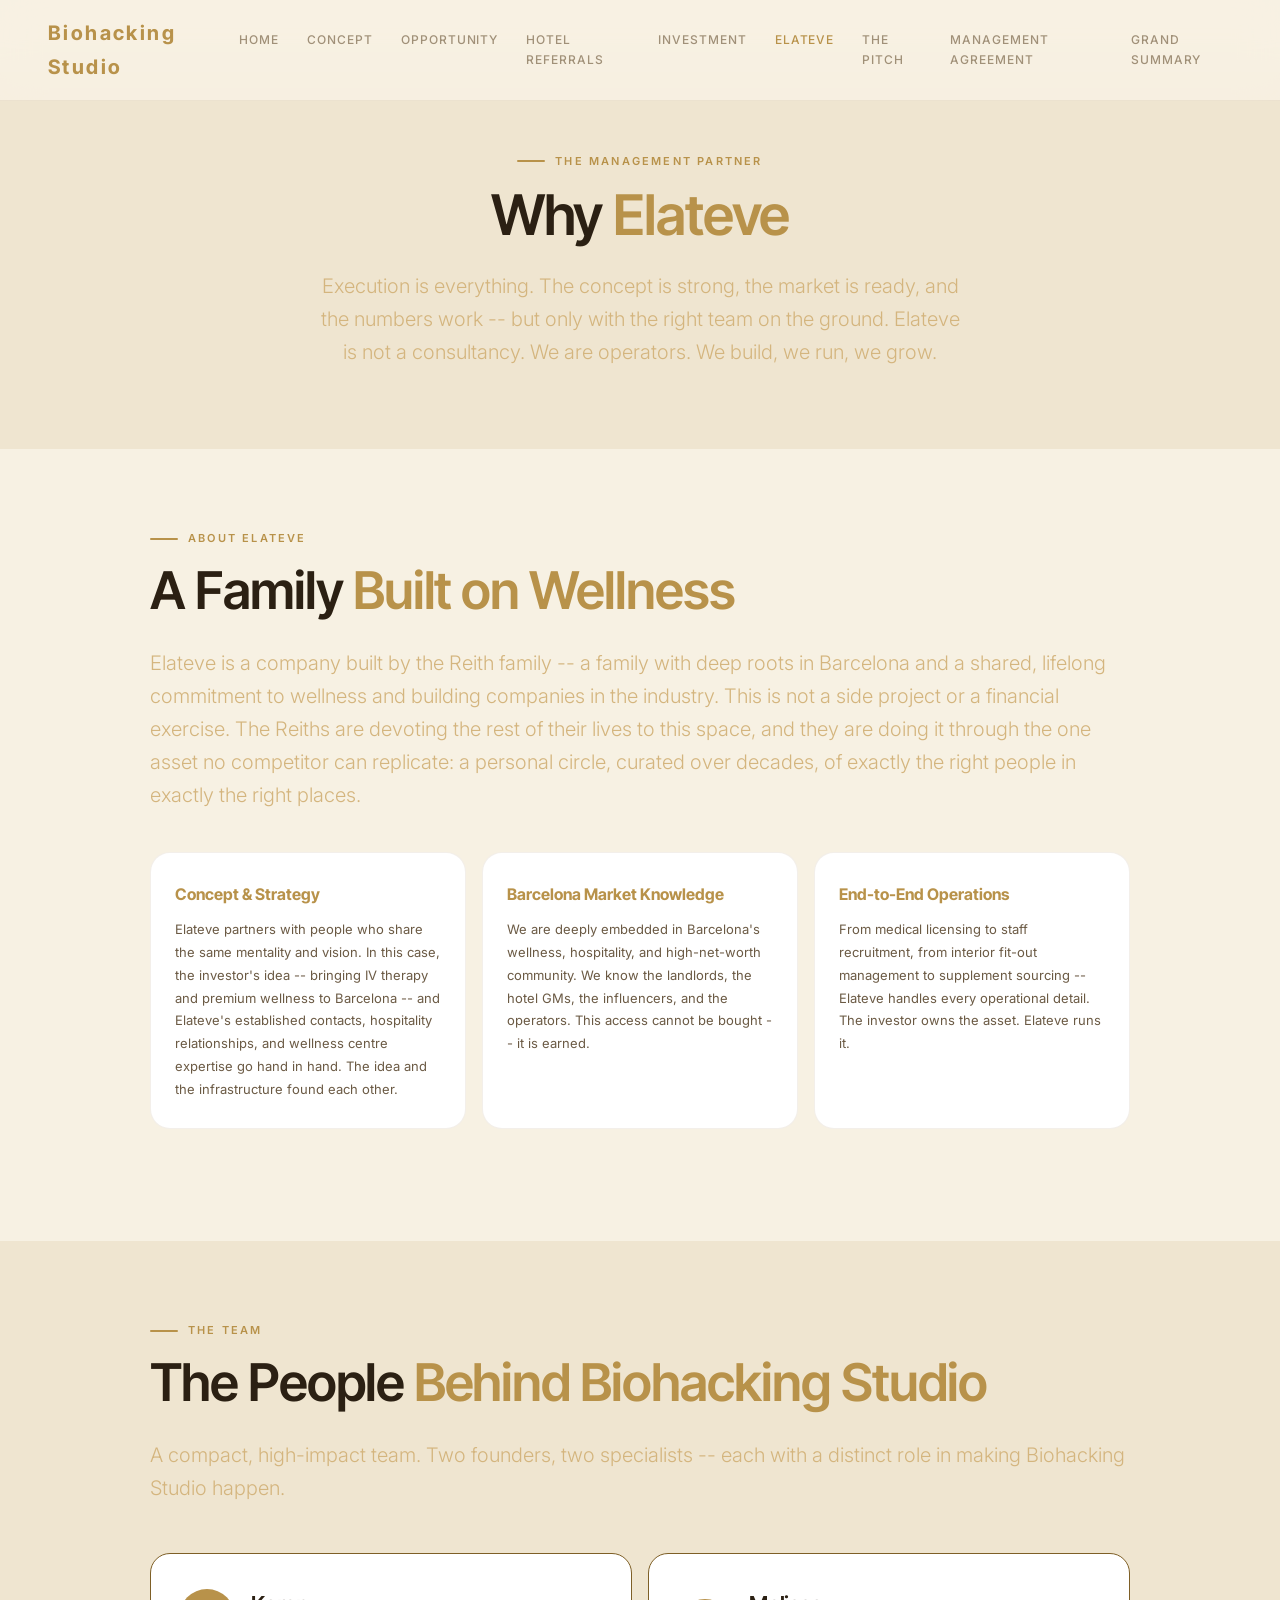
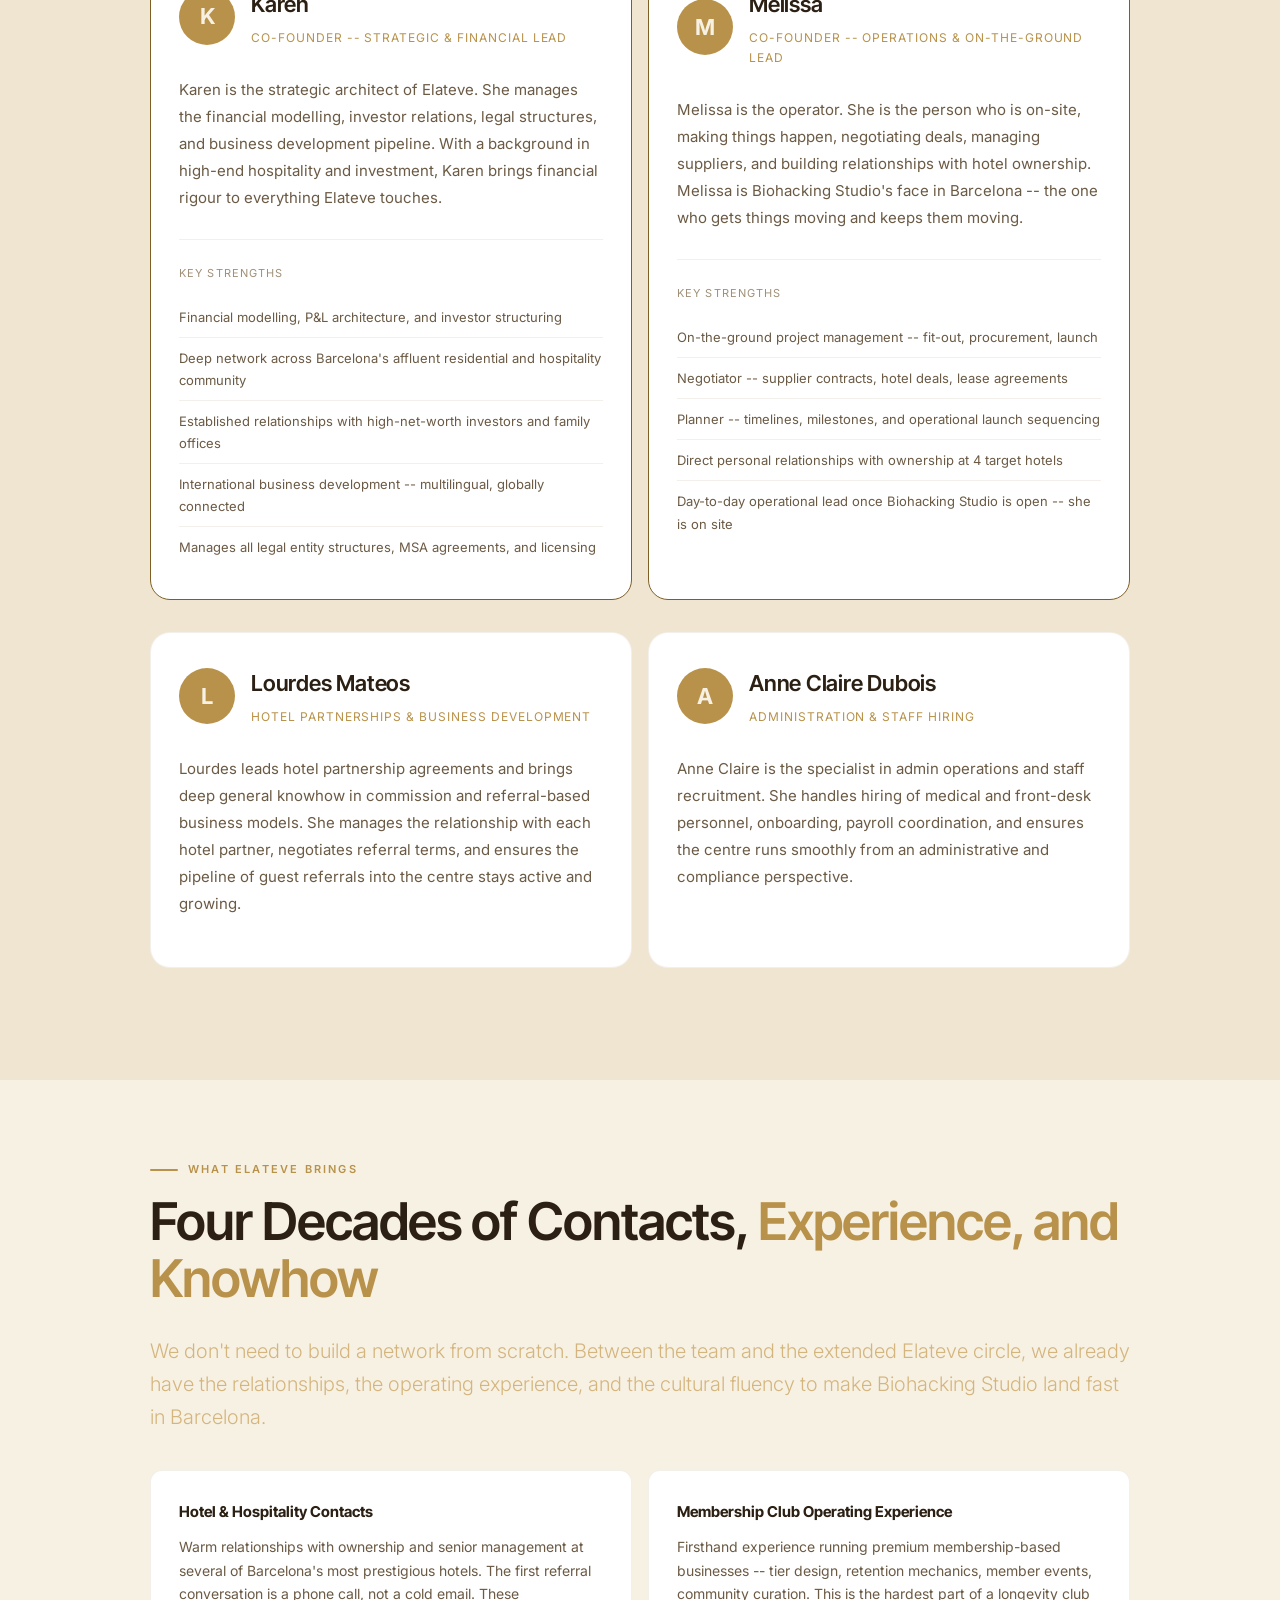
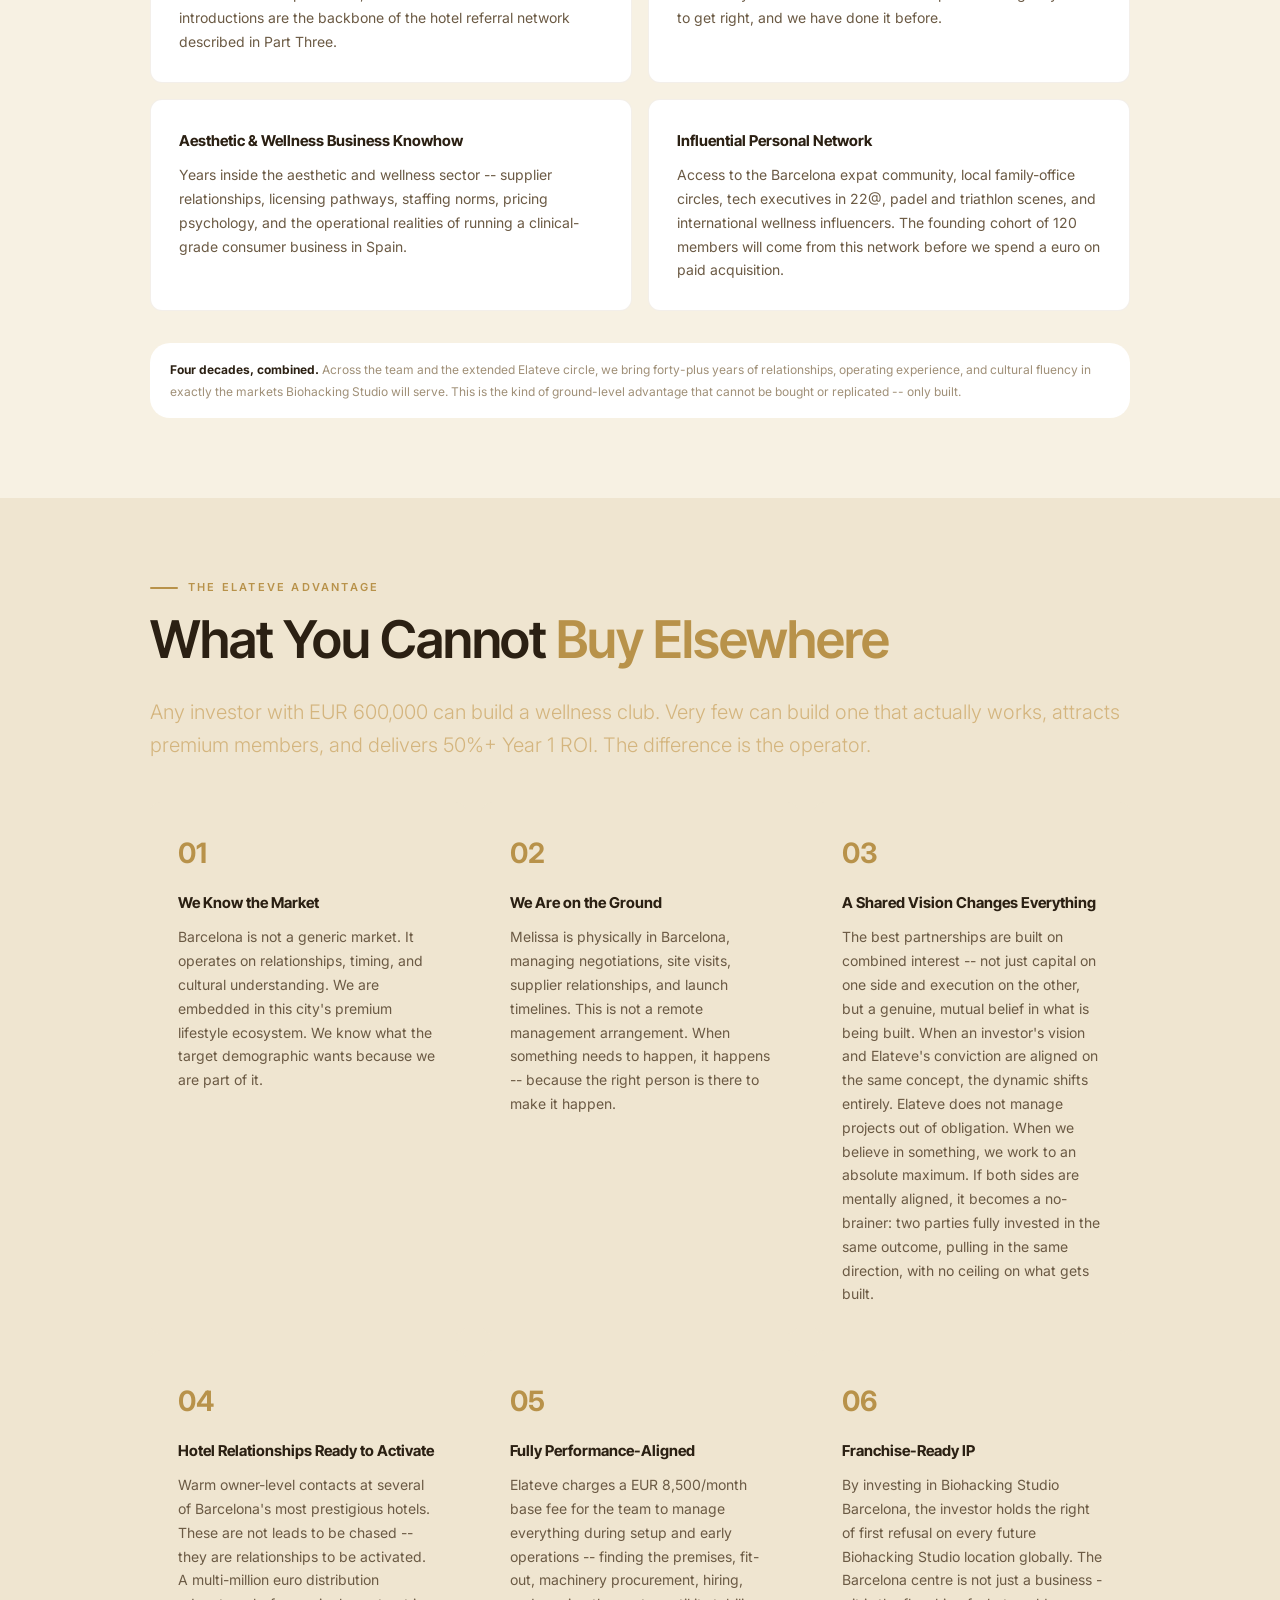
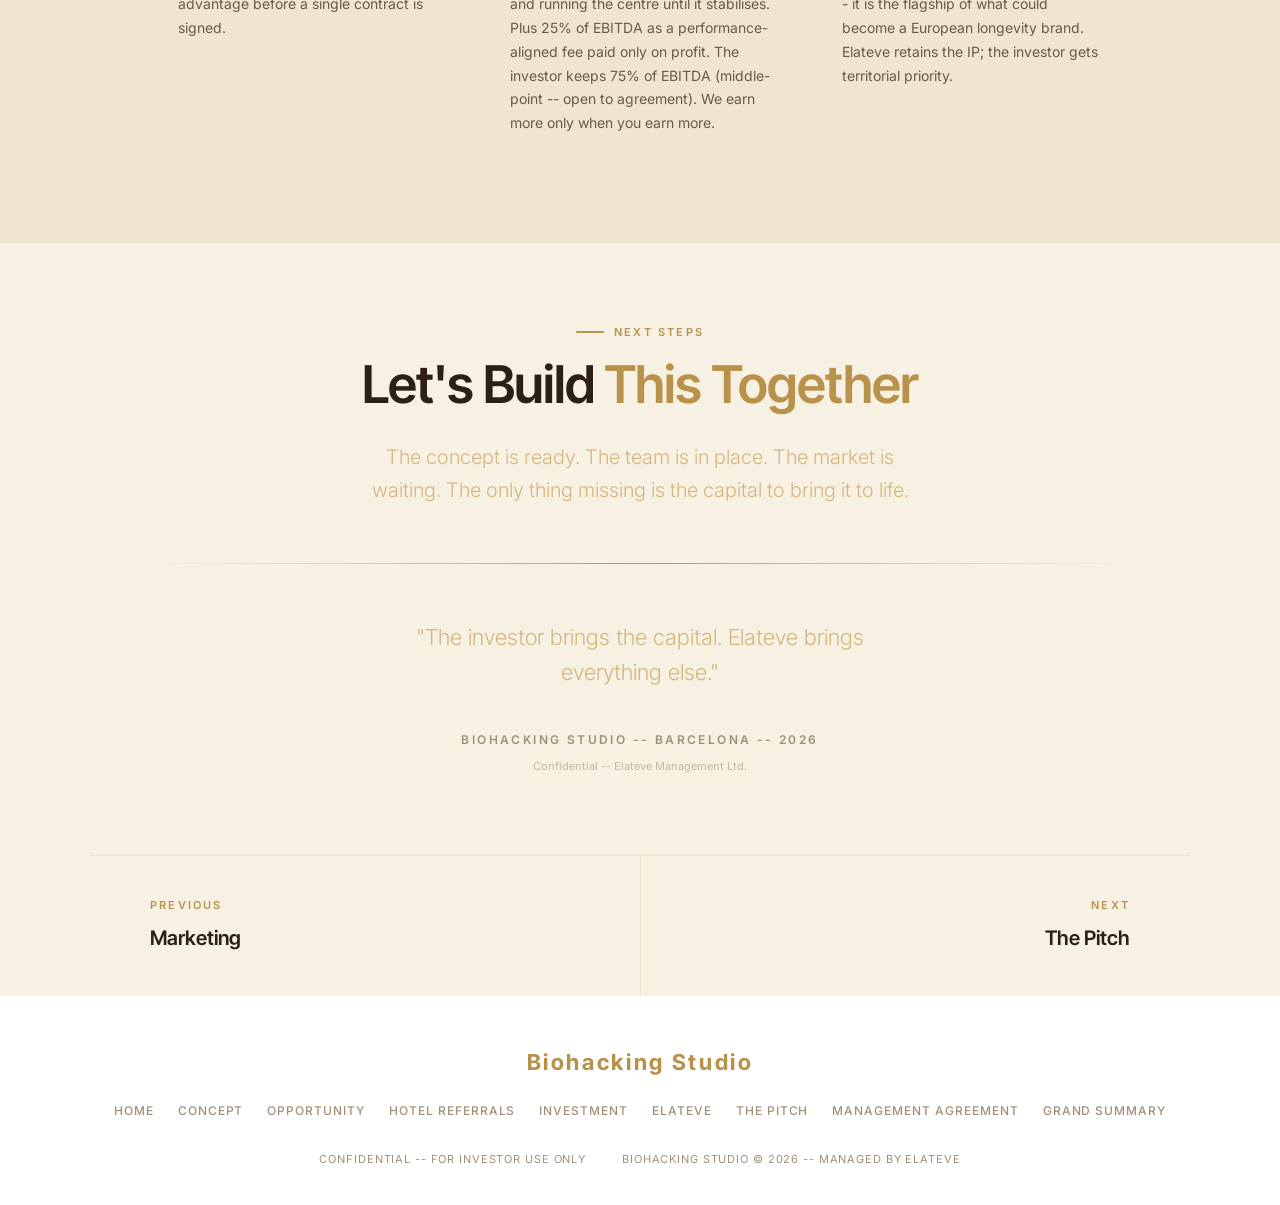
<file: elateve.html>
<!DOCTYPE html>
<html lang="en">
<head>
<meta charset="UTF-8">
<meta name="viewport" content="width=device-width, initial-scale=1.0">
<title>Why Choose Elateve -- Biohacking Studio</title>
<link rel="preconnect" href="https://fonts.googleapis.com">
<link rel="preconnect" href="https://fonts.gstatic.com" crossorigin>
<link href="https://fonts.googleapis.com/css2?family=Inter+Tight:ital,wght@0,200;0,300;0,400;0,500;0,600;0,700;0,800;1,300;1,400&family=Inter:wght@200;300;400;500;600;700;800&display=swap" rel="stylesheet">
<link rel="stylesheet" href="styles.css?v=5">
</head>
<body>
<nav class="nav">
  <a href="index.html" class="nav-logo">Biohacking Studio</a>
  <button class="nav-toggle" aria-label="Menu">
    <span></span><span></span><span></span>
  </button>
  <div class="nav-links">
    <a href="index.html">Home</a>
    <a href="concept.html">Concept</a>
    <a href="opportunity.html">Opportunity</a>
    <a href="hotel.html">Hotel Referrals</a>
    <a href="investment.html">Investment</a>
    <a href="elateve.html" class="active">Elateve</a>
    <a href="pilot.html">The Pitch</a>
    <a href="management.html">Management Agreement</a>
    <a href="grand-summary.html">Grand Summary</a>
  </div>
</nav>

<div class="page-top"></div>

<!-- HERO -->
<div class="section-alt full-bleed">
  <div class="section-alt-inner" style="text-align: center; padding-top: 80px; padding-bottom: 80px;">
    <div class="eyebrow" style="justify-content: center;">The Management Partner</div>
    <h2 style="font-size: clamp(32px, 5vw, 56px); max-width: 700px; margin: 0 auto 24px;">Why <em>Elateve</em></h2>
    <p class="lead" style="max-width: 640px; margin: 0 auto;">Execution is everything. The concept is strong, the market is ready, and the numbers work -- but only with the right team on the ground. Elateve is not a consultancy. We are operators. We build, we run, we grow.</p>
  </div>
</div>

<!-- WHAT IS ELATEVE -->
<div class="section">
  <div class="eyebrow">About Elateve</div>
  <h2>A Family <em>Built on Wellness</em></h2>
  <p class="lead">Elateve is a company built by the Reith family -- a family with deep roots in Barcelona and a shared, lifelong commitment to wellness and building companies in the industry. This is not a side project or a financial exercise. The Reiths are devoting the rest of their lives to this space, and they are doing it through the one asset no competitor can replicate: a personal circle, curated over decades, of exactly the right people in exactly the right places.</p>

  <div class="entity-grid" style="margin-top: 40px;">
    <div class="entity-card">
      <h4>Concept &amp; Strategy</h4>
      <p>Elateve partners with people who share the same mentality and vision. In this case, the investor's idea -- bringing IV therapy and premium wellness to Barcelona -- and Elateve's established contacts, hospitality relationships, and wellness centre expertise go hand in hand. The idea and the infrastructure found each other.</p>
    </div>
    <div class="entity-card">
      <h4>Barcelona Market Knowledge</h4>
      <p>We are deeply embedded in Barcelona's wellness, hospitality, and high-net-worth community. We know the landlords, the hotel GMs, the influencers, and the operators. This access cannot be bought -- it is earned.</p>
    </div>
    <div class="entity-card">
      <h4>End-to-End Operations</h4>
      <p>From medical licensing to staff recruitment, from interior fit-out management to supplement sourcing -- Elateve handles every operational detail. The investor owns the asset. Elateve runs it.</p>
    </div>
  </div>
</div>

<!-- THE TEAM -->
<div class="section-alt full-bleed">
  <div class="section-alt-inner">
    <div class="eyebrow">The Team</div>
    <h2>The People <em>Behind Biohacking Studio</em></h2>
    <p class="lead">A compact, high-impact team. Two founders, two specialists -- each with a distinct role in making Biohacking Studio happen.</p>

    <div class="compare-grid" style="margin-top: 48px;">

      <div class="compare-card featured">
        <div style="display: flex; align-items: center; gap: 16px; margin-bottom: 28px;">
          <div style="width: 56px; height: 56px; border-radius: 50%; background: var(--accent); display: flex; align-items: center; justify-content: center; font-family: var(--font-heading); font-size: 22px; font-weight: 700; color: var(--bg); flex-shrink: 0;">K</div>
          <div>
            <h3 style="margin: 0; font-size: 22px;">Karen</h3>
            <div style="font-size: 12px; color: var(--accent); letter-spacing: 0.08em; text-transform: uppercase; margin-top: 4px;">Co-Founder -- Strategic &amp; Financial Lead</div>
          </div>
        </div>
        <p style="color: var(--text-secondary); line-height: 1.8; font-size: 15px;">Karen is the strategic architect of Elateve. She manages the financial modelling, investor relations, legal structures, and business development pipeline. With a background in high-end hospitality and investment, Karen brings financial rigour to everything Elateve touches.</p>
        <div style="margin-top: 28px; border-top: 1px solid var(--border); padding-top: 24px;">
          <div style="font-size: 11px; color: var(--text-muted); text-transform: uppercase; letter-spacing: 0.1em; margin-bottom: 14px;">Key Strengths</div>
          <ul class="summary-list" style="margin: 0;">
            <li>Financial modelling, P&amp;L architecture, and investor structuring</li>
            <li>Deep network across Barcelona's affluent residential and hospitality community</li>
            <li>Established relationships with high-net-worth investors and family offices</li>
            <li>International business development -- multilingual, globally connected</li>
            <li>Manages all legal entity structures, MSA agreements, and licensing</li>
          </ul>
        </div>
      </div>

      <div class="compare-card featured">
        <div style="display: flex; align-items: center; gap: 16px; margin-bottom: 28px;">
          <div style="width: 56px; height: 56px; border-radius: 50%; background: var(--accent); display: flex; align-items: center; justify-content: center; font-family: var(--font-heading); font-size: 22px; font-weight: 700; color: var(--bg); flex-shrink: 0;">M</div>
          <div>
            <h3 style="margin: 0; font-size: 22px;">Melissa</h3>
            <div style="font-size: 12px; color: var(--accent); letter-spacing: 0.08em; text-transform: uppercase; margin-top: 4px;">Co-Founder -- Operations &amp; On-The-Ground Lead</div>
          </div>
        </div>
        <p style="color: var(--text-secondary); line-height: 1.8; font-size: 15px;">Melissa is the operator. She is the person who is on-site, making things happen, negotiating deals, managing suppliers, and building relationships with hotel ownership. Melissa is Biohacking Studio's face in Barcelona -- the one who gets things moving and keeps them moving.</p>
        <div style="margin-top: 28px; border-top: 1px solid var(--border); padding-top: 24px;">
          <div style="font-size: 11px; color: var(--text-muted); text-transform: uppercase; letter-spacing: 0.1em; margin-bottom: 14px;">Key Strengths</div>
          <ul class="summary-list" style="margin: 0;">
            <li>On-the-ground project management -- fit-out, procurement, launch</li>
            <li>Negotiator -- supplier contracts, hotel deals, lease agreements</li>
            <li>Planner -- timelines, milestones, and operational launch sequencing</li>
            <li>Direct personal relationships with ownership at 4 target hotels</li>
            <li>Day-to-day operational lead once Biohacking Studio is open -- she is on site</li>
          </ul>
        </div>
      </div>

    </div>

    <div class="compare-grid" style="margin-top: 24px;">
      <div class="compare-card">
        <div style="display: flex; align-items: center; gap: 16px; margin-bottom: 28px;">
          <div style="width: 56px; height: 56px; border-radius: 50%; background: var(--accent); display: flex; align-items: center; justify-content: center; font-family: var(--font-heading); font-size: 22px; font-weight: 700; color: var(--bg); flex-shrink: 0;">L</div>
          <div>
            <h3 style="margin: 0; font-size: 22px;">Lourdes Mateos</h3>
            <div style="font-size: 12px; color: var(--accent); letter-spacing: 0.08em; text-transform: uppercase; margin-top: 4px;">Hotel Partnerships &amp; Business Development</div>
          </div>
        </div>
        <p style="color: var(--text-secondary); line-height: 1.8; font-size: 15px;">Lourdes leads hotel partnership agreements and brings deep general knowhow in commission and referral-based business models. She manages the relationship with each hotel partner, negotiates referral terms, and ensures the pipeline of guest referrals into the centre stays active and growing.</p>
      </div>

      <div class="compare-card">
        <div style="display: flex; align-items: center; gap: 16px; margin-bottom: 28px;">
          <div style="width: 56px; height: 56px; border-radius: 50%; background: var(--accent); display: flex; align-items: center; justify-content: center; font-family: var(--font-heading); font-size: 22px; font-weight: 700; color: var(--bg); flex-shrink: 0;">A</div>
          <div>
            <h3 style="margin: 0; font-size: 22px;">Anne Claire Dubois</h3>
            <div style="font-size: 12px; color: var(--accent); letter-spacing: 0.08em; text-transform: uppercase; margin-top: 4px;">Administration &amp; Staff Hiring</div>
          </div>
        </div>
        <p style="color: var(--text-secondary); line-height: 1.8; font-size: 15px;">Anne Claire is the specialist in admin operations and staff recruitment. She handles hiring of medical and front-desk personnel, onboarding, payroll coordination, and ensures the centre runs smoothly from an administrative and compliance perspective.</p>
      </div>
    </div>

  </div>
</div>

<!-- DECADES OF KNOWHOW -->
<div class="section">
  <div class="eyebrow">What Elateve Brings</div>
  <h2>Four Decades of Contacts, <em>Experience, and Knowhow</em></h2>
  <p class="lead">We don't need to build a network from scratch. Between the team and the extended Elateve circle, we already have the relationships, the operating experience, and the cultural fluency to make Biohacking Studio land fast in Barcelona.</p>

  <div class="inline-grid-2" style="margin-top: 36px; gap: 16px;">
    <div style="background: var(--surface); border: 1px solid var(--border); border-radius: 12px; padding: 28px;">
      <h4 style="margin: 0 0 10px;">Hotel &amp; Hospitality Contacts</h4>
      <p style="color: var(--text-secondary); font-size: 14px; line-height: 1.7; margin: 0;">Warm relationships with ownership and senior management at several of Barcelona's most prestigious hotels. The first referral conversation is a phone call, not a cold email. These introductions are the backbone of the hotel referral network described in Part Three.</p>
    </div>

    <div style="background: var(--surface); border: 1px solid var(--border); border-radius: 12px; padding: 28px;">
      <h4 style="margin: 0 0 10px;">Membership Club Operating Experience</h4>
      <p style="color: var(--text-secondary); font-size: 14px; line-height: 1.7; margin: 0;">Firsthand experience running premium membership-based businesses -- tier design, retention mechanics, member events, community curation. This is the hardest part of a longevity club to get right, and we have done it before.</p>
    </div>

    <div style="background: var(--surface); border: 1px solid var(--border); border-radius: 12px; padding: 28px;">
      <h4 style="margin: 0 0 10px;">Aesthetic &amp; Wellness Business Knowhow</h4>
      <p style="color: var(--text-secondary); font-size: 14px; line-height: 1.7; margin: 0;">Years inside the aesthetic and wellness sector -- supplier relationships, licensing pathways, staffing norms, pricing psychology, and the operational realities of running a clinical-grade consumer business in Spain.</p>
    </div>

    <div style="background: var(--surface); border: 1px solid var(--border); border-radius: 12px; padding: 28px;">
      <h4 style="margin: 0 0 10px;">Influential Personal Network</h4>
      <p style="color: var(--text-secondary); font-size: 14px; line-height: 1.7; margin: 0;">Access to the Barcelona expat community, local family-office circles, tech executives in 22@, padel and triathlon scenes, and international wellness influencers. The founding cohort of 120 members will come from this network before we spend a euro on paid acquisition.</p>
    </div>
  </div>

  <div class="notes-box" style="margin-top: 32px;">
    <strong>Four decades, combined.</strong> Across the team and the extended Elateve circle, we bring forty-plus years of relationships, operating experience, and cultural fluency in exactly the markets Biohacking Studio will serve. This is the kind of ground-level advantage that cannot be bought or replicated -- only built.
  </div>
</div>

<!-- WHY IT MATTERS -->
<div class="section-alt full-bleed">
  <div class="section-alt-inner">
    <div class="eyebrow">The Elateve Advantage</div>
    <h2>What You Cannot <em>Buy Elsewhere</em></h2>
    <p class="lead">Any investor with EUR 600,000 can build a wellness club. Very few can build one that actually works, attracts premium members, and delivers 50%+ Year 1 ROI. The difference is the operator.</p>

    <div class="inline-grid-3" style="margin-top: 40px; gap: 16px;">

      <div style="background: var(--surface-2); border-radius: 10px; padding: 28px;">
        <div style="font-size: 28px; font-family: var(--font-heading); font-weight: 700; color: var(--accent); margin-bottom: 12px;">01</div>
        <h4 style="margin: 0 0 10px;">We Know the Market</h4>
        <p style="color: var(--text-secondary); font-size: 14px; line-height: 1.7; margin: 0;">Barcelona is not a generic market. It operates on relationships, timing, and cultural understanding. We are embedded in this city's premium lifestyle ecosystem. We know what the target demographic wants because we are part of it.</p>
      </div>

      <div style="background: var(--surface-2); border-radius: 10px; padding: 28px;">
        <div style="font-size: 28px; font-family: var(--font-heading); font-weight: 700; color: var(--accent); margin-bottom: 12px;">02</div>
        <h4 style="margin: 0 0 10px;">We Are on the Ground</h4>
        <p style="color: var(--text-secondary); font-size: 14px; line-height: 1.7; margin: 0;">Melissa is physically in Barcelona, managing negotiations, site visits, supplier relationships, and launch timelines. This is not a remote management arrangement. When something needs to happen, it happens -- because the right person is there to make it happen.</p>
      </div>

      <div style="background: var(--surface-2); border-radius: 10px; padding: 28px;">
        <div style="font-size: 28px; font-family: var(--font-heading); font-weight: 700; color: var(--accent); margin-bottom: 12px;">03</div>
        <h4 style="margin: 0 0 10px;">A Shared Vision Changes Everything</h4>
        <p style="color: var(--text-secondary); font-size: 14px; line-height: 1.7; margin: 0;">The best partnerships are built on combined interest -- not just capital on one side and execution on the other, but a genuine, mutual belief in what is being built. When an investor's vision and Elateve's conviction are aligned on the same concept, the dynamic shifts entirely. Elateve does not manage projects out of obligation. When we believe in something, we work to an absolute maximum. If both sides are mentally aligned, it becomes a no-brainer: two parties fully invested in the same outcome, pulling in the same direction, with no ceiling on what gets built.</p>
      </div>

      <div style="background: var(--surface-2); border-radius: 10px; padding: 28px;">
        <div style="font-size: 28px; font-family: var(--font-heading); font-weight: 700; color: var(--accent); margin-bottom: 12px;">04</div>
        <h4 style="margin: 0 0 10px;">Hotel Relationships Ready to Activate</h4>
        <p style="color: var(--text-secondary); font-size: 14px; line-height: 1.7; margin: 0;">Warm owner-level contacts at several of Barcelona's most prestigious hotels. These are not leads to be chased -- they are relationships to be activated. A multi-million euro distribution advantage before a single contract is signed.</p>
      </div>

      <div style="background: var(--surface-2); border-radius: 10px; padding: 28px;">
        <div style="font-size: 28px; font-family: var(--font-heading); font-weight: 700; color: var(--accent); margin-bottom: 12px;">05</div>
        <h4 style="margin: 0 0 10px;">Fully Performance-Aligned</h4>
        <p style="color: var(--text-secondary); font-size: 14px; line-height: 1.7; margin: 0;">Elateve charges a EUR 8,500/month base fee for the team to manage everything during setup and early operations -- finding the premises, fit-out, machinery procurement, hiring, and running the centre until it stabilises. Plus 25% of EBITDA as a performance-aligned fee paid only on profit. The investor keeps 75% of EBITDA (middle-point -- open to agreement). We earn more only when you earn more.</p>
      </div>

      <div style="background: var(--surface-2); border-radius: 10px; padding: 28px;">
        <div style="font-size: 28px; font-family: var(--font-heading); font-weight: 700; color: var(--accent); margin-bottom: 12px;">06</div>
        <h4 style="margin: 0 0 10px;">Franchise-Ready IP</h4>
        <p style="color: var(--text-secondary); font-size: 14px; line-height: 1.7; margin: 0;">By investing in Biohacking Studio Barcelona, the investor holds the right of first refusal on every future Biohacking Studio location globally. The Barcelona centre is not just a business -- it is the flagship of what could become a European longevity brand. Elateve retains the IP; the investor gets territorial priority.</p>
      </div>

    </div>
  </div>
</div>

<!-- CLOSING CTA -->
<div class="section" style="text-align: center; padding-bottom: 80px;">
  <div class="eyebrow" style="justify-content: center;">Next Steps</div>
  <h2>Let's Build <em>This Together</em></h2>
  <p class="lead" style="max-width: 560px; margin: 0 auto 40px;">The concept is ready. The team is in place. The market is waiting. The only thing missing is the capital to bring it to life.</p>
  <div class="divider divider-gold"></div>
  <div class="closing-quote" style="margin-top: 40px;">
    "The investor brings the capital. Elateve brings everything else."
  </div>
  <div class="closing-attribution">Biohacking Studio -- Barcelona -- 2026</div>
  <div class="closing-confidential">Confidential -- Elateve Management Ltd.</div>
</div>

<div class="page-nav">
  <a href="marketing.html" class="page-nav-link prev">
    <span class="page-nav-label">Previous</span>
    <span class="page-nav-title">Marketing</span>
  </a>
  <a href="pilot.html" class="page-nav-link next">
    <span class="page-nav-label">Next</span>
    <span class="page-nav-title">The Pitch</span>
  </a>
</div>

<footer class="site-footer">
  <div class="footer-inner">
    <div class="footer-brand">Biohacking Studio</div>
    <div class="footer-links">
      <a href="index.html">Home</a>
      <a href="concept.html">Concept</a>
      <a href="opportunity.html">Opportunity</a>
      <a href="hotel.html">Hotel Referrals</a>
      <a href="investment.html">Investment</a>
      <a href="elateve.html">Elateve</a>
      <a href="pilot.html">The Pitch</a>
      <a href="management.html">Management Agreement</a>
      <a href="grand-summary.html">Grand Summary</a>
    </div>
    <div class="footer-meta">
      <span>Confidential -- For Investor Use Only</span>
      <span>Biohacking Studio &copy; 2026 -- Managed by Elateve</span>
    </div>
  </div>
</footer>
<script>
document.querySelector('.nav-toggle').addEventListener('click', function() {
  document.querySelector('.nav-links').classList.toggle('open');
  this.classList.toggle('open');
});
</script>
</body>
</html>
</file>
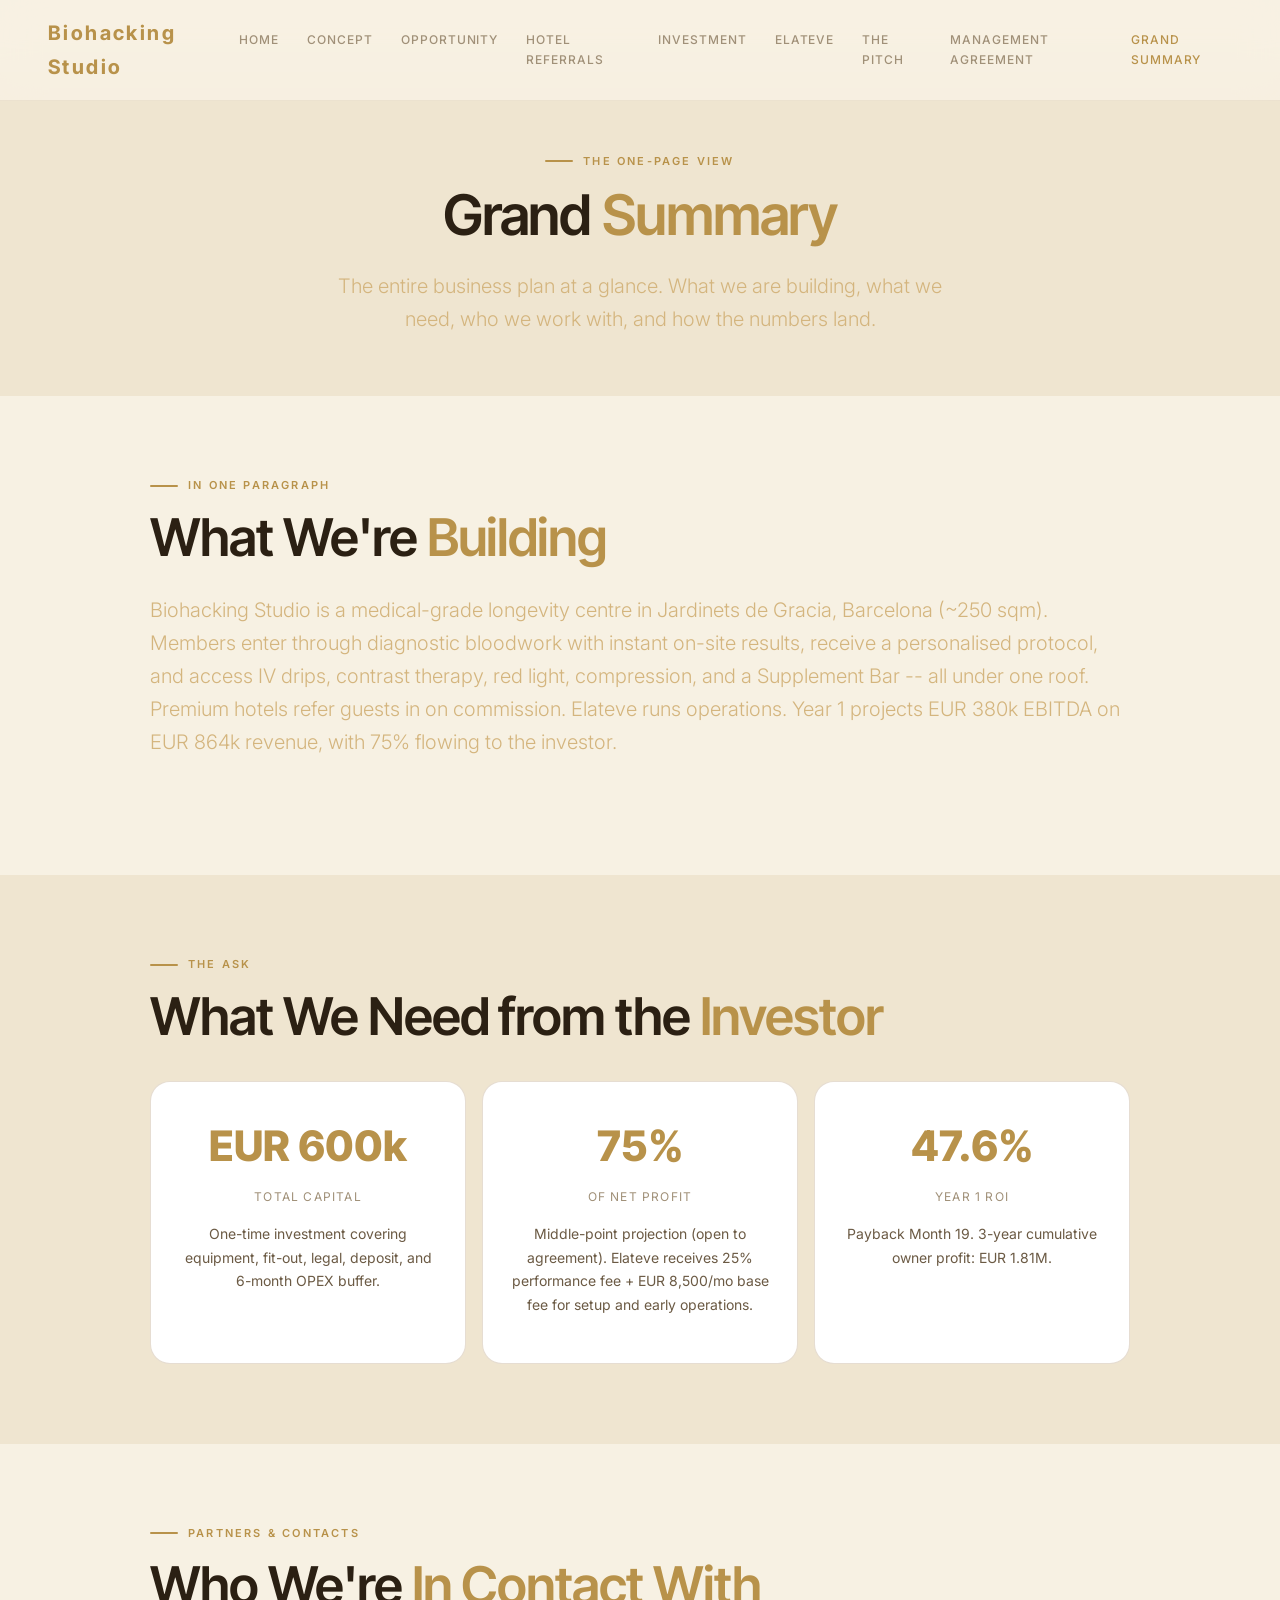
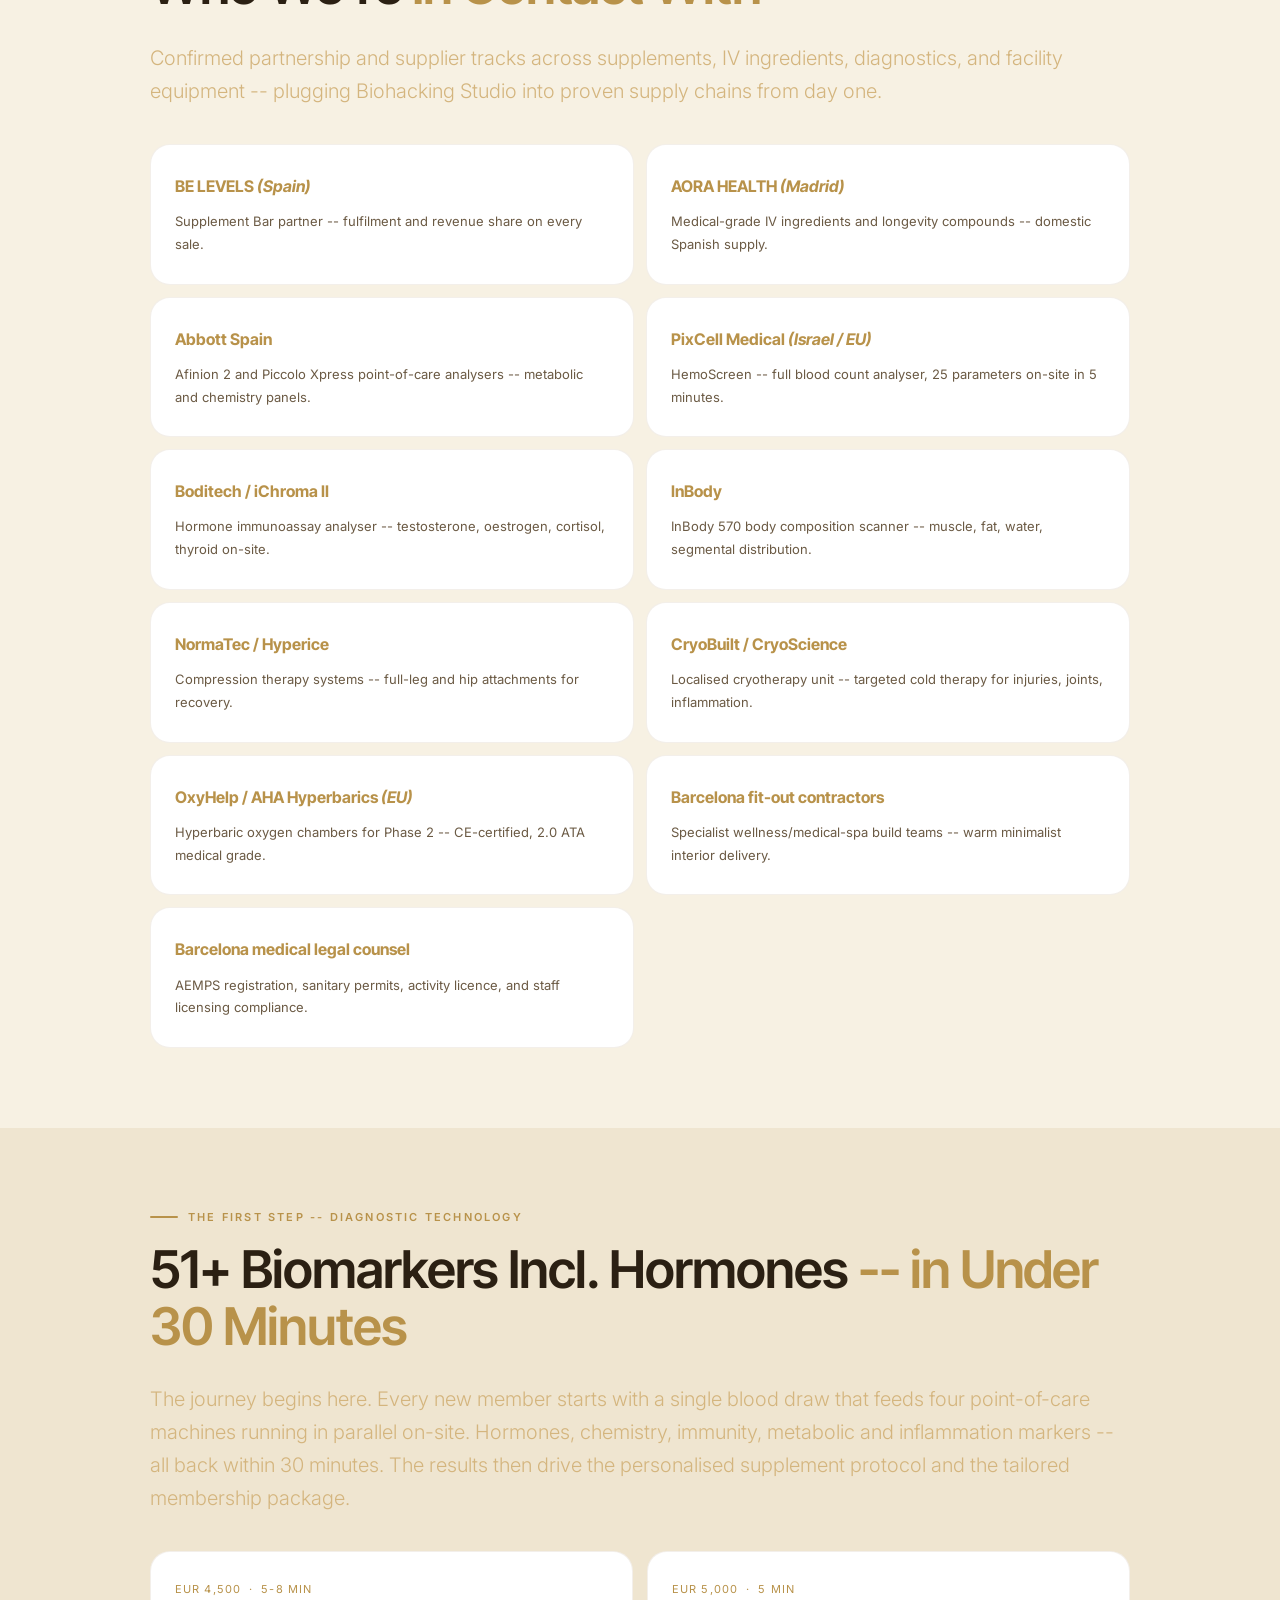
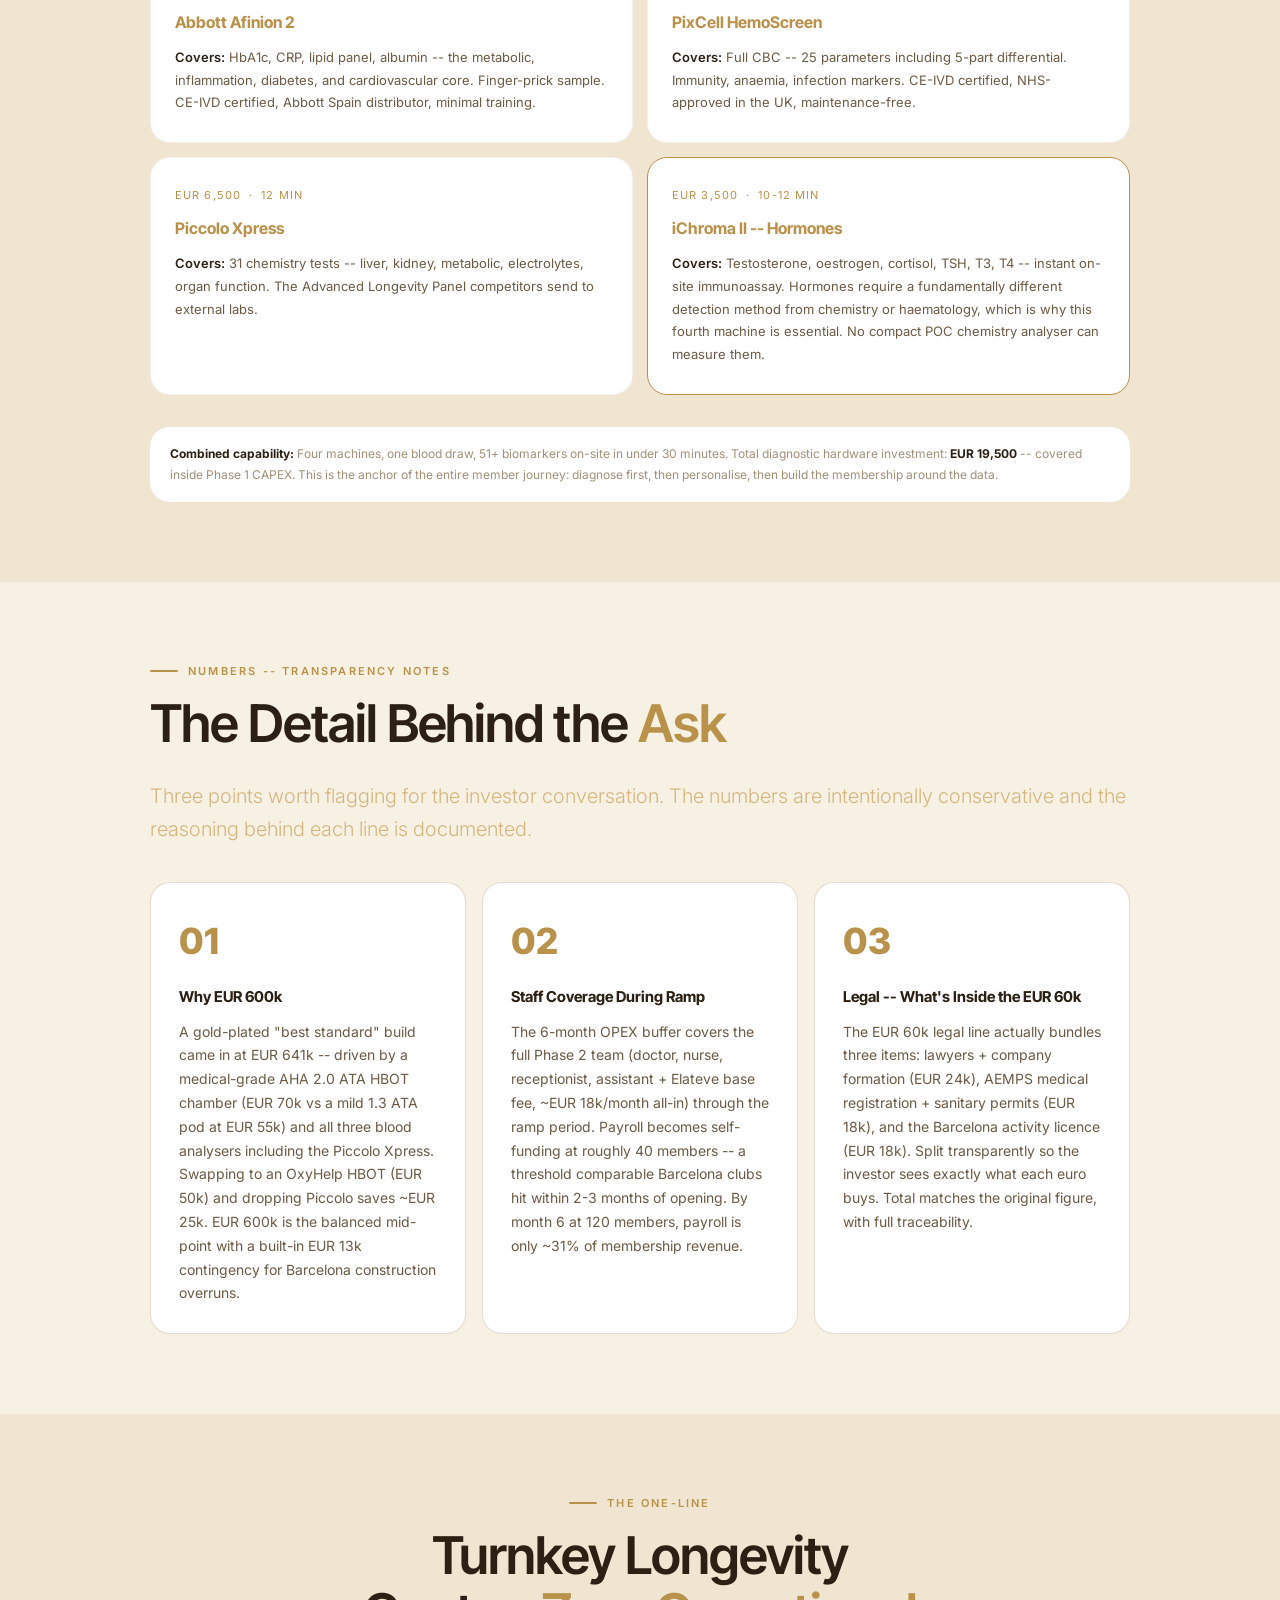
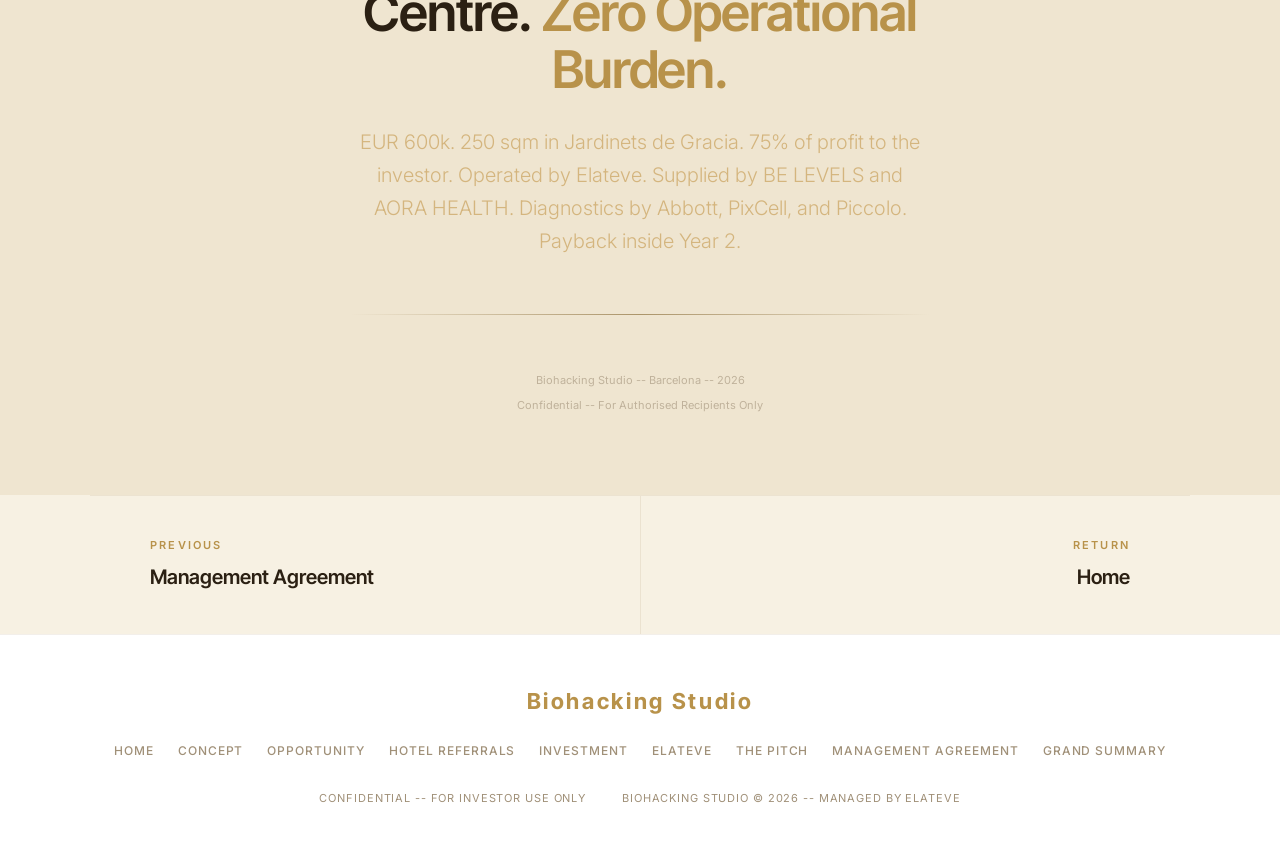
<file: grand-summary.html>
<!DOCTYPE html>
<html lang="en">
<head>
<meta charset="UTF-8">
<meta name="viewport" content="width=device-width, initial-scale=1.0">
<title>Grand Summary -- Biohacking Studio</title>
<link rel="preconnect" href="https://fonts.googleapis.com">
<link rel="preconnect" href="https://fonts.gstatic.com" crossorigin>
<link href="https://fonts.googleapis.com/css2?family=Inter+Tight:ital,wght@0,200;0,300;0,400;0,500;0,600;0,700;0,800;1,300;1,400&family=Inter:wght@200;300;400;500;600;700;800&display=swap" rel="stylesheet">
<link rel="stylesheet" href="styles.css?v=5">
</head>
<body>
<nav class="nav">
  <a href="index.html" class="nav-logo">Biohacking Studio</a>
  <button class="nav-toggle" aria-label="Menu">
    <span></span><span></span><span></span>
  </button>
  <div class="nav-links">
    <a href="index.html">Home</a>
    <a href="concept.html">Concept</a>
    <a href="opportunity.html">Opportunity</a>
    <a href="hotel.html">Hotel Referrals</a>
    <a href="investment.html">Investment</a>
    <a href="elateve.html">Elateve</a>
    <a href="pilot.html">The Pitch</a>
    <a href="management.html">Management Agreement</a>
    <a href="grand-summary.html" class="active">Grand Summary</a>
  </div>
</nav>

<div class="page-top"></div>

<!-- HERO -->
<div class="section-alt full-bleed">
  <div class="section-alt-inner" style="text-align: center; padding-top: 80px; padding-bottom: 60px;">
    <div class="eyebrow" style="justify-content: center;">The One-Page View</div>
    <h2 style="font-size: clamp(32px, 5vw, 56px); max-width: 760px; margin: 0 auto 24px;">Grand <em>Summary</em></h2>
    <p class="lead" style="max-width: 640px; margin: 0 auto;">The entire business plan at a glance. What we are building, what we need, who we work with, and how the numbers land.</p>
  </div>
</div>

<!-- WHAT WE'RE BUILDING -->
<div class="section">
  <div class="eyebrow">In One Paragraph</div>
  <h2>What We're <em>Building</em></h2>
  <p class="lead">Biohacking Studio is a medical-grade longevity centre in Jardinets de Gracia, Barcelona (~250 sqm). Members enter through diagnostic bloodwork with instant on-site results, receive a personalised protocol, and access IV drips, contrast therapy, red light, compression, and a Supplement Bar -- all under one roof. Premium hotels refer guests in on commission. Elateve runs operations. Year 1 projects EUR 380k EBITDA on EUR 864k revenue, with 75% flowing to the investor.</p>
</div>

<!-- THE INVESTOR ASK -->
<div class="section-alt full-bleed">
  <div class="section-alt-inner">
    <div class="eyebrow">The Ask</div>
    <h2>What We Need from the <em>Investor</em></h2>

    <div class="inline-grid-3" style="margin-top: 36px; gap: 16px;">
      <div style="background: var(--surface); border: 1px solid var(--border-accent); border-radius: var(--radius); padding: 28px; text-align: center;">
        <div style="font-family: 'Inter Tight', sans-serif; font-size: 42px; font-weight: 800; color: var(--accent); margin-bottom: 6px;">EUR 600k</div>
        <div style="font-size: 12px; color: var(--text-muted); letter-spacing: 0.1em; text-transform: uppercase;">Total Capital</div>
        <p style="color: var(--text-secondary); font-size: 14px; line-height: 1.7; margin-top: 14px;">One-time investment covering equipment, fit-out, legal, deposit, and 6-month OPEX buffer.</p>
      </div>
      <div style="background: var(--surface); border: 1px solid var(--border-accent); border-radius: var(--radius); padding: 28px; text-align: center;">
        <div style="font-family: 'Inter Tight', sans-serif; font-size: 42px; font-weight: 800; color: var(--accent); margin-bottom: 6px;">75%</div>
        <div style="font-size: 12px; color: var(--text-muted); letter-spacing: 0.1em; text-transform: uppercase;">Of Net Profit</div>
        <p style="color: var(--text-secondary); font-size: 14px; line-height: 1.7; margin-top: 14px;">Middle-point projection (open to agreement). Elateve receives 25% performance fee + EUR 8,500/mo base fee for setup and early operations.</p>
      </div>
      <div style="background: var(--surface); border: 1px solid var(--border-accent); border-radius: var(--radius); padding: 28px; text-align: center;">
        <div style="font-family: 'Inter Tight', sans-serif; font-size: 42px; font-weight: 800; color: var(--accent); margin-bottom: 6px;">47.6%</div>
        <div style="font-size: 12px; color: var(--text-muted); letter-spacing: 0.1em; text-transform: uppercase;">Year 1 ROI</div>
        <p style="color: var(--text-secondary); font-size: 14px; line-height: 1.7; margin-top: 14px;">Payback Month 19. 3-year cumulative owner profit: EUR 1.81M.</p>
      </div>
    </div>
  </div>
</div>

<!-- PARTNERS & SUPPLIERS -->
<div class="section">
  <div class="eyebrow">Partners &amp; Contacts</div>
  <h2>Who We're <em>In Contact With</em></h2>
  <p class="lead">Confirmed partnership and supplier tracks across supplements, IV ingredients, diagnostics, and facility equipment -- plugging Biohacking Studio into proven supply chains from day one.</p>

  <div class="inline-grid-2" style="margin-top: 28px; gap: 12px;">
    <div class="entity-card">
      <h4>BE LEVELS <em>(Spain)</em></h4>
      <p>Supplement Bar partner -- fulfilment and revenue share on every sale.</p>
    </div>
    <div class="entity-card">
      <h4>AORA HEALTH <em>(Madrid)</em></h4>
      <p>Medical-grade IV ingredients and longevity compounds -- domestic Spanish supply.</p>
    </div>
    <div class="entity-card">
      <h4>Abbott Spain</h4>
      <p>Afinion 2 and Piccolo Xpress point-of-care analysers -- metabolic and chemistry panels.</p>
    </div>
    <div class="entity-card">
      <h4>PixCell Medical <em>(Israel / EU)</em></h4>
      <p>HemoScreen -- full blood count analyser, 25 parameters on-site in 5 minutes.</p>
    </div>
    <div class="entity-card">
      <h4>Boditech / iChroma II</h4>
      <p>Hormone immunoassay analyser -- testosterone, oestrogen, cortisol, thyroid on-site.</p>
    </div>
    <div class="entity-card">
      <h4>InBody</h4>
      <p>InBody 570 body composition scanner -- muscle, fat, water, segmental distribution.</p>
    </div>
    <div class="entity-card">
      <h4>NormaTec / Hyperice</h4>
      <p>Compression therapy systems -- full-leg and hip attachments for recovery.</p>
    </div>
    <div class="entity-card">
      <h4>CryoBuilt / CryoScience</h4>
      <p>Localised cryotherapy unit -- targeted cold therapy for injuries, joints, inflammation.</p>
    </div>
    <div class="entity-card">
      <h4>OxyHelp / AHA Hyperbarics <em>(EU)</em></h4>
      <p>Hyperbaric oxygen chambers for Phase 2 -- CE-certified, 2.0 ATA medical grade.</p>
    </div>
    <div class="entity-card">
      <h4>Barcelona fit-out contractors</h4>
      <p>Specialist wellness/medical-spa build teams -- warm minimalist interior delivery.</p>
    </div>
    <div class="entity-card">
      <h4>Barcelona medical legal counsel</h4>
      <p>AEMPS registration, sanitary permits, activity licence, and staff licensing compliance.</p>
    </div>
  </div>
</div>

<!-- DIAGNOSTIC TECH -->
<div class="section-alt full-bleed">
  <div class="section-alt-inner">
    <div class="eyebrow">The First Step -- Diagnostic Technology</div>
    <h2>51+ Biomarkers Incl. Hormones <em>-- in Under 30 Minutes</em></h2>
    <p class="lead">The journey begins here. Every new member starts with a single blood draw that feeds four point-of-care machines running in parallel on-site. Hormones, chemistry, immunity, metabolic and inflammation markers -- all back within 30 minutes. The results then drive the personalised supplement protocol and the tailored membership package.</p>

    <div class="inline-grid-2" style="margin-top: 36px; gap: 14px;">
      <div class="entity-card">
        <div style="font-size: 11px; color: var(--accent); letter-spacing: 0.1em; text-transform: uppercase; margin-bottom: 10px;">EUR 4,500 &nbsp;&middot;&nbsp; 5-8 min</div>
        <h4>Abbott Afinion 2</h4>
        <p><strong>Covers:</strong> HbA1c, CRP, lipid panel, albumin -- the metabolic, inflammation, diabetes, and cardiovascular core. Finger-prick sample. CE-IVD certified, Abbott Spain distributor, minimal training.</p>
      </div>
      <div class="entity-card">
        <div style="font-size: 11px; color: var(--accent); letter-spacing: 0.1em; text-transform: uppercase; margin-bottom: 10px;">EUR 5,000 &nbsp;&middot;&nbsp; 5 min</div>
        <h4>PixCell HemoScreen</h4>
        <p><strong>Covers:</strong> Full CBC -- 25 parameters including 5-part differential. Immunity, anaemia, infection markers. CE-IVD certified, NHS-approved in the UK, maintenance-free.</p>
      </div>
      <div class="entity-card">
        <div style="font-size: 11px; color: var(--accent); letter-spacing: 0.1em; text-transform: uppercase; margin-bottom: 10px;">EUR 6,500 &nbsp;&middot;&nbsp; 12 min</div>
        <h4>Piccolo Xpress</h4>
        <p><strong>Covers:</strong> 31 chemistry tests -- liver, kidney, metabolic, electrolytes, organ function. The Advanced Longevity Panel competitors send to external labs.</p>
      </div>
      <div class="entity-card" style="border-color: var(--accent);">
        <div style="font-size: 11px; color: var(--accent); letter-spacing: 0.1em; text-transform: uppercase; margin-bottom: 10px;">EUR 3,500 &nbsp;&middot;&nbsp; 10-12 min</div>
        <h4>iChroma II -- Hormones</h4>
        <p><strong>Covers:</strong> Testosterone, oestrogen, cortisol, TSH, T3, T4 -- instant on-site immunoassay. Hormones require a fundamentally different detection method from chemistry or haematology, which is why this fourth machine is essential. No compact POC chemistry analyser can measure them.</p>
      </div>
    </div>

    <div class="notes-box" style="margin-top: 32px;">
      <strong>Combined capability:</strong> Four machines, one blood draw, 51+ biomarkers on-site in under 30 minutes. Total diagnostic hardware investment: <strong>EUR 19,500</strong> -- covered inside Phase 1 CAPEX. This is the anchor of the entire member journey: diagnose first, then personalise, then build the membership around the data.
    </div>
  </div>
</div>

<!-- INVESTMENT CONTEXT NOTES -->
<div class="section">
  <div class="eyebrow">Numbers -- Transparency Notes</div>
  <h2>The Detail Behind the <em>Ask</em></h2>
  <p class="lead">Three points worth flagging for the investor conversation. The numbers are intentionally conservative and the reasoning behind each line is documented.</p>

  <div class="inline-grid-3" style="margin-top: 36px; gap: 16px;">
    <div style="background: var(--surface); border: 1px solid var(--border-accent); border-radius: var(--radius); padding: 28px;">
      <div style="font-size: 36px; font-family: 'Inter Tight', sans-serif; font-weight: 800; color: var(--accent); margin-bottom: 12px;">01</div>
      <h4 style="margin: 0 0 10px;">Why EUR 600k</h4>
      <p style="color: var(--text-secondary); font-size: 14px; line-height: 1.7; margin: 0;">A gold-plated "best standard" build came in at EUR 641k -- driven by a medical-grade AHA 2.0 ATA HBOT chamber (EUR 70k vs a mild 1.3 ATA pod at EUR 55k) and all three blood analysers including the Piccolo Xpress. Swapping to an OxyHelp HBOT (EUR 50k) and dropping Piccolo saves ~EUR 25k. EUR 600k is the balanced mid-point with a built-in EUR 13k contingency for Barcelona construction overruns.</p>
    </div>
    <div style="background: var(--surface); border: 1px solid var(--border-accent); border-radius: var(--radius); padding: 28px;">
      <div style="font-size: 36px; font-family: 'Inter Tight', sans-serif; font-weight: 800; color: var(--accent); margin-bottom: 12px;">02</div>
      <h4 style="margin: 0 0 10px;">Staff Coverage During Ramp</h4>
      <p style="color: var(--text-secondary); font-size: 14px; line-height: 1.7; margin: 0;">The 6-month OPEX buffer covers the full Phase 2 team (doctor, nurse, receptionist, assistant + Elateve base fee, ~EUR 18k/month all-in) through the ramp period. Payroll becomes self-funding at roughly 40 members -- a threshold comparable Barcelona clubs hit within 2-3 months of opening. By month 6 at 120 members, payroll is only ~31% of membership revenue.</p>
    </div>
    <div style="background: var(--surface); border: 1px solid var(--border-accent); border-radius: var(--radius); padding: 28px;">
      <div style="font-size: 36px; font-family: 'Inter Tight', sans-serif; font-weight: 800; color: var(--accent); margin-bottom: 12px;">03</div>
      <h4 style="margin: 0 0 10px;">Legal -- What's Inside the EUR 60k</h4>
      <p style="color: var(--text-secondary); font-size: 14px; line-height: 1.7; margin: 0;">The EUR 60k legal line actually bundles three items: lawyers + company formation (EUR 24k), AEMPS medical registration + sanitary permits (EUR 18k), and the Barcelona activity licence (EUR 18k). Split transparently so the investor sees exactly what each euro buys. Total matches the original figure, with full traceability.</p>
    </div>
  </div>
</div>

<!-- CLOSING -->
<div class="section-alt full-bleed">
  <div style="padding: 80px 60px; max-width: 700px; margin: 0 auto; text-align: center;">
    <div class="eyebrow" style="justify-content: center;">The One-Line</div>
    <h2>Turnkey Longevity Centre. <em>Zero Operational Burden.</em></h2>
    <p class="lead" style="margin: 0 auto 40px;">EUR 600k. 250 sqm in Jardinets de Gracia. 75% of profit to the investor. Operated by Elateve. Supplied by BE LEVELS and AORA HEALTH. Diagnostics by Abbott, PixCell, and Piccolo. Payback inside Year 2.</p>
    <div class="divider divider-gold"></div>
    <div class="closing-confidential" style="margin-top: 32px;">Biohacking Studio -- Barcelona -- 2026</div>
    <div class="closing-confidential">Confidential -- For Authorised Recipients Only</div>
  </div>
</div>

<div class="page-nav">
  <a href="management.html" class="page-nav-link prev">
    <span class="page-nav-label">Previous</span>
    <span class="page-nav-title">Management Agreement</span>
  </a>
  <a href="index.html" class="page-nav-link next">
    <span class="page-nav-label">Return</span>
    <span class="page-nav-title">Home</span>
  </a>
</div>

<footer class="site-footer">
  <div class="footer-inner">
    <div class="footer-brand">Biohacking Studio</div>
    <div class="footer-links">
      <a href="index.html">Home</a>
      <a href="concept.html">Concept</a>
      <a href="opportunity.html">Opportunity</a>
      <a href="hotel.html">Hotel Referrals</a>
      <a href="investment.html">Investment</a>
      <a href="elateve.html">Elateve</a>
      <a href="pilot.html">The Pitch</a>
      <a href="management.html">Management Agreement</a>
      <a href="grand-summary.html">Grand Summary</a>
    </div>
    <div class="footer-meta">
      <span>Confidential -- For Investor Use Only</span>
      <span>Biohacking Studio &copy; 2026 -- Managed by Elateve</span>
    </div>
  </div>
</footer>
<script>
document.querySelector('.nav-toggle').addEventListener('click', function() {
  document.querySelector('.nav-links').classList.toggle('open');
  this.classList.toggle('open');
});
</script>
</body>
</html>
</file>
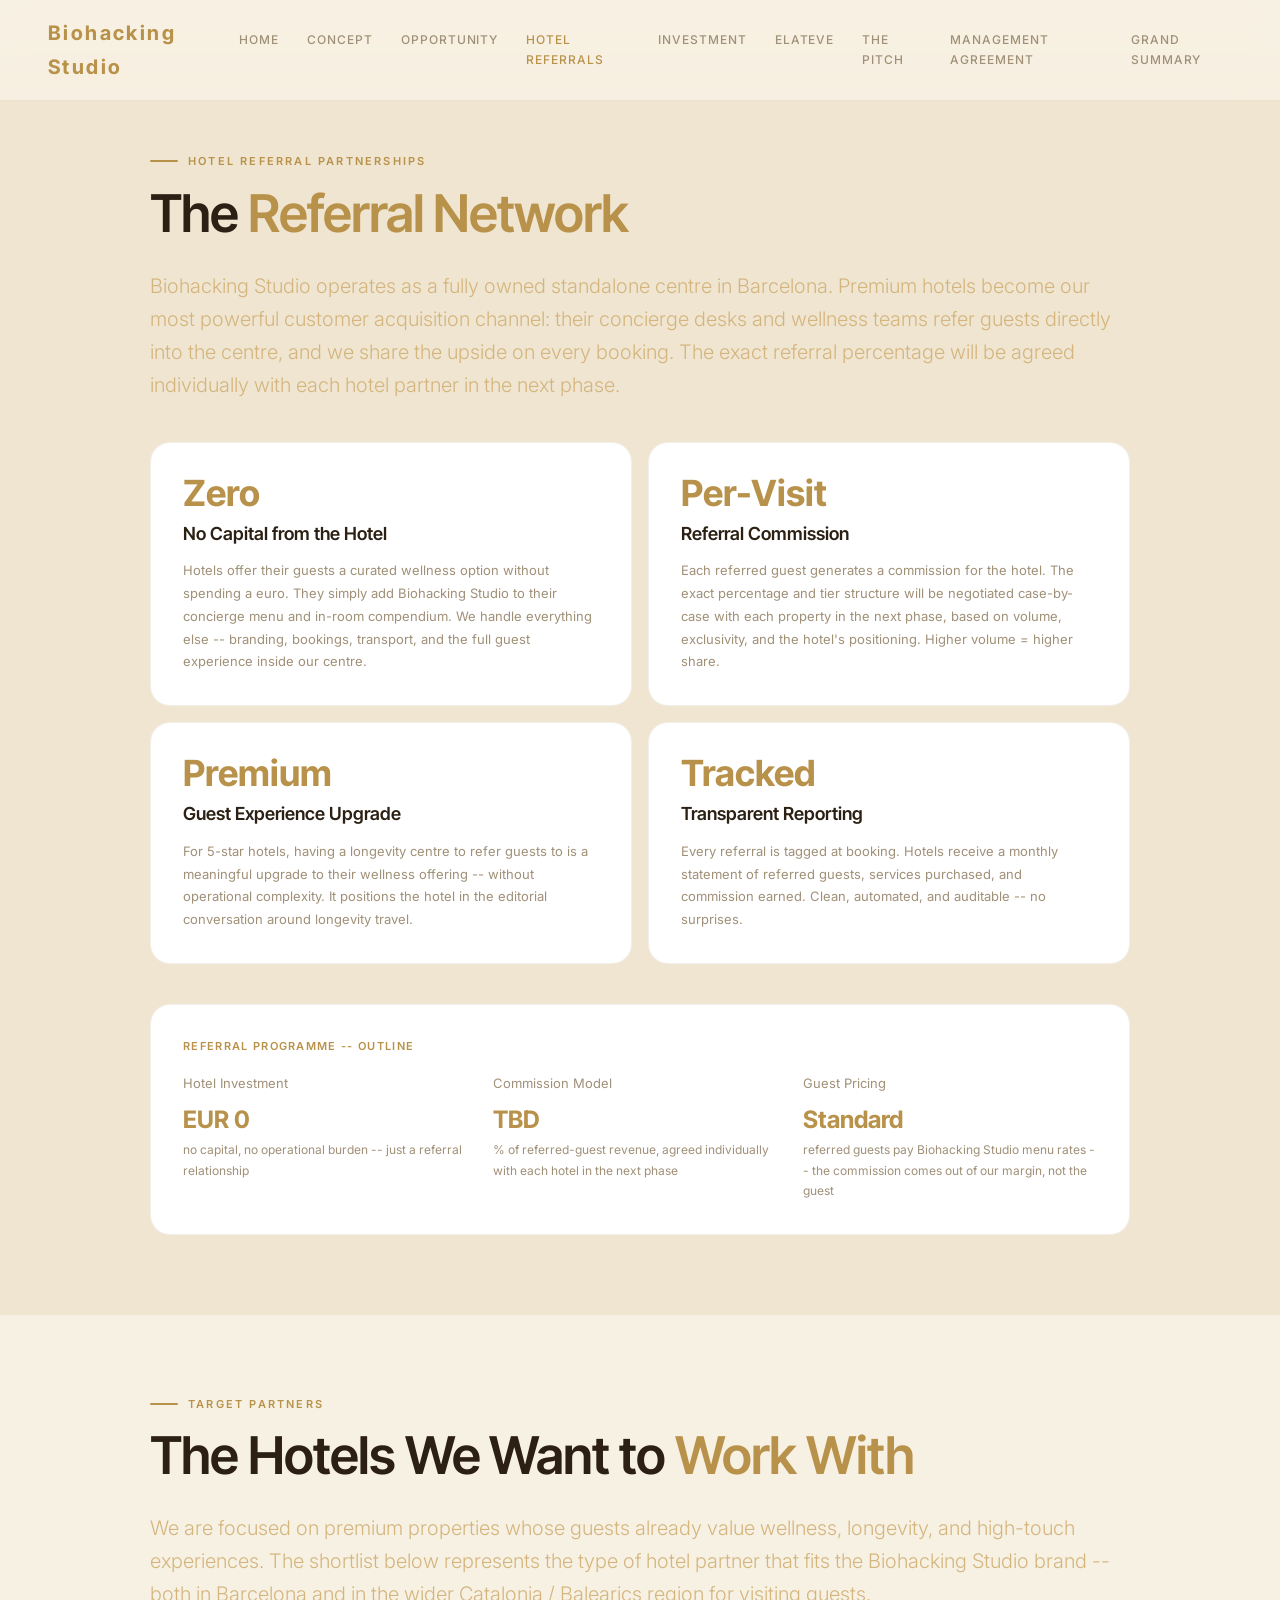
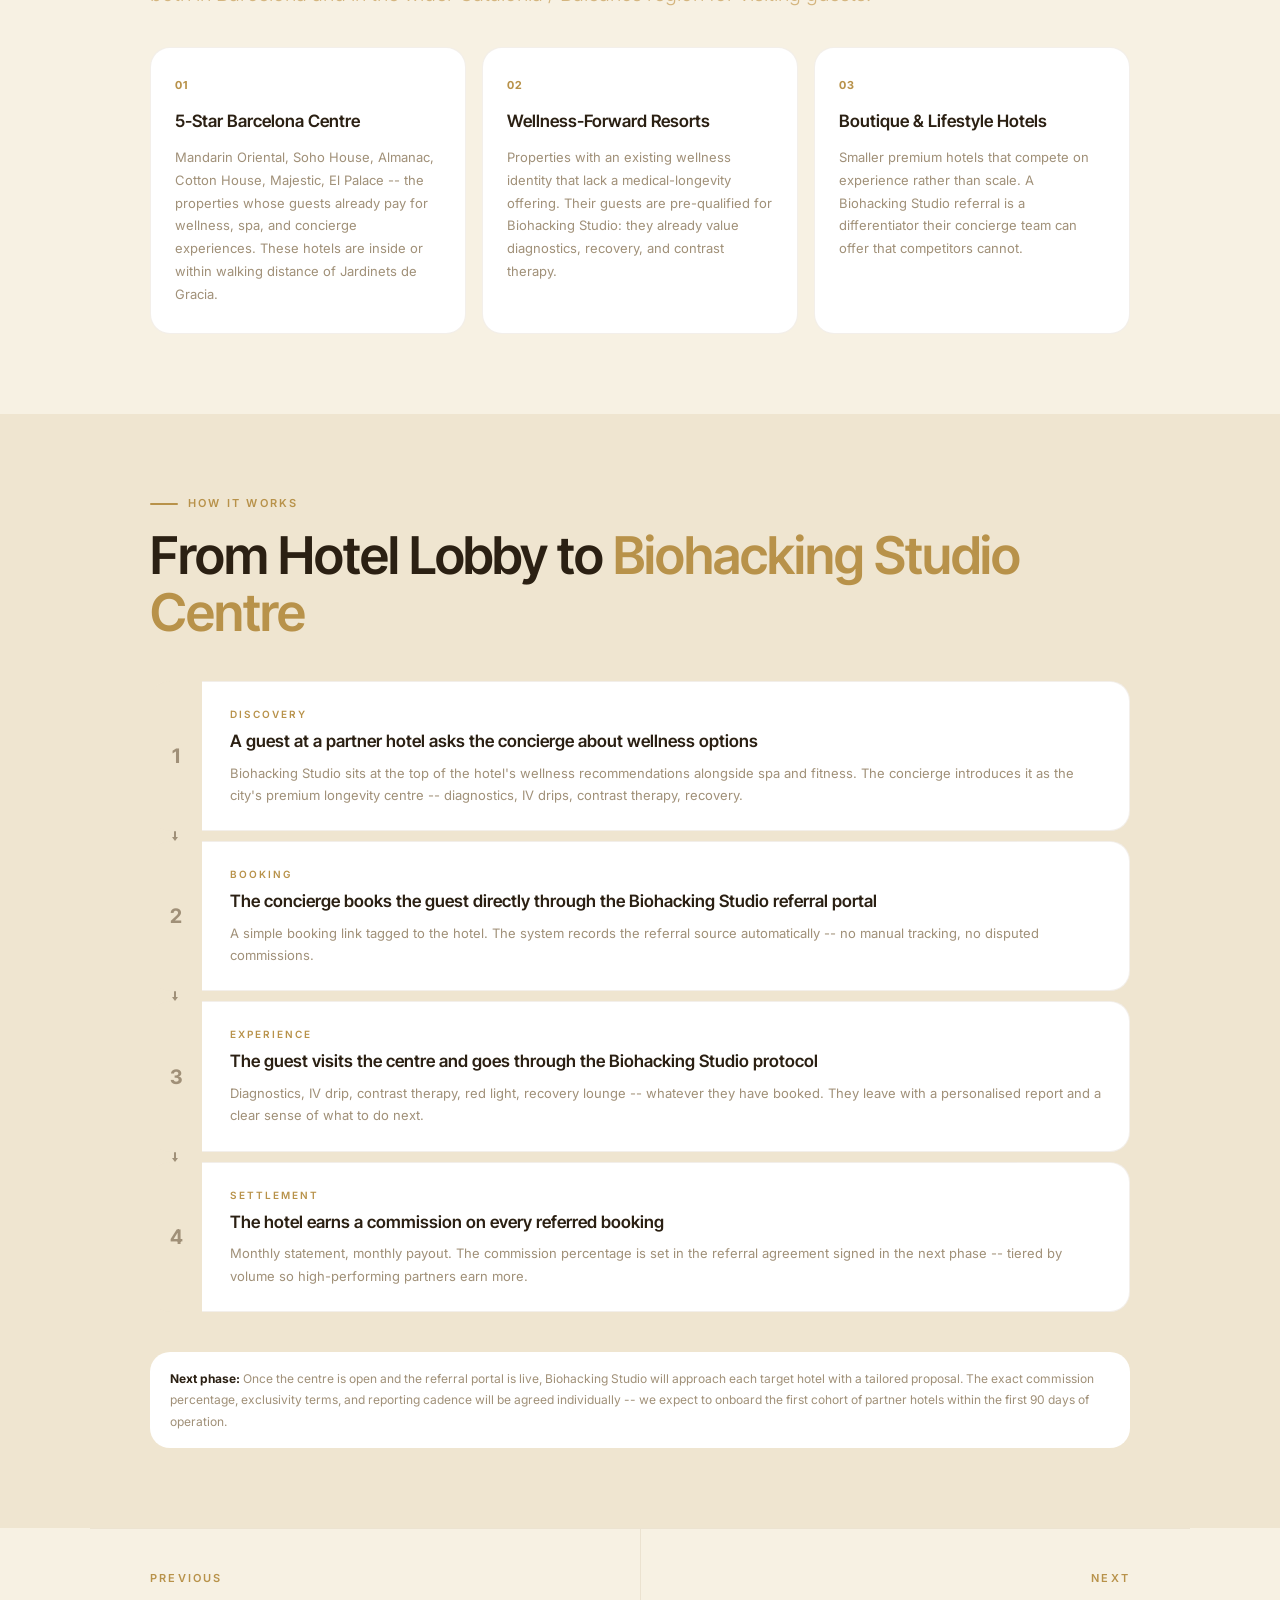
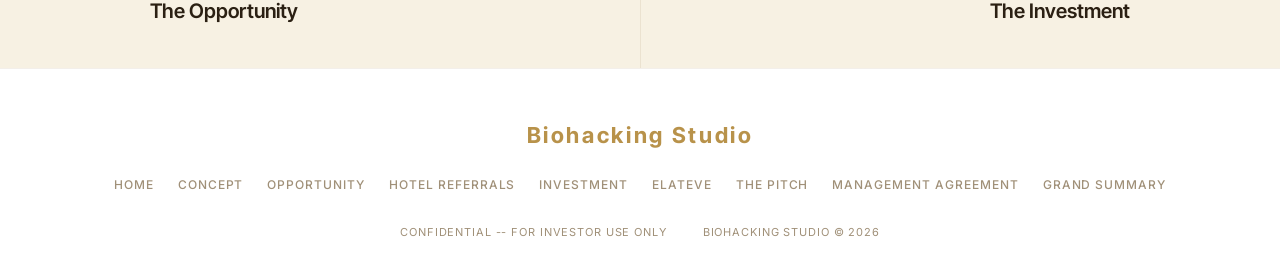
<file: hotel.html>
<!DOCTYPE html>
<html lang="en">
<head>
<meta charset="UTF-8">
<meta name="viewport" content="width=device-width, initial-scale=1.0">
<title>Hotel Referrals -- Biohacking Studio</title>
<link rel="preconnect" href="https://fonts.googleapis.com">
<link rel="preconnect" href="https://fonts.gstatic.com" crossorigin>
<link href="https://fonts.googleapis.com/css2?family=Inter+Tight:ital,wght@0,200;0,300;0,400;0,500;0,600;0,700;0,800;1,300;1,400&family=Inter:wght@200;300;400;500;600;700;800&display=swap" rel="stylesheet">
<link rel="stylesheet" href="styles.css?v=5">
</head>
<body>
<nav class="nav">
  <a href="index.html" class="nav-logo">Biohacking Studio</a>
  <button class="nav-toggle" aria-label="Menu">
    <span></span><span></span><span></span>
  </button>
  <div class="nav-links">
    <a href="index.html">Home</a>
    <a href="concept.html">Concept</a>
    <a href="opportunity.html">Opportunity</a>
    <a href="hotel.html" class="active">Hotel Referrals</a>
    <a href="investment.html">Investment</a>
    <a href="elateve.html">Elateve</a>
    <a href="pilot.html">The Pitch</a>
    <a href="management.html">Management Agreement</a>
    <a href="grand-summary.html">Grand Summary</a>
  </div>
</nav>

<div class="page-top"></div>

<!-- HOTEL REFERRAL PARTNERSHIPS -->
<div class="section-alt full-bleed">
  <div class="section-alt-inner">
    <div class="eyebrow">Hotel Referral Partnerships</div>
    <h2>The <em>Referral Network</em></h2>
    <p class="lead">Biohacking Studio operates as a fully owned standalone centre in Barcelona. Premium hotels become our most powerful customer acquisition channel: their concierge desks and wellness teams refer guests directly into the centre, and we share the upside on every booking. The exact referral percentage will be agreed individually with each hotel partner in the next phase.</p>
    <div class="hotel-grid">
      <div class="hotel-benefit">
        <div class="num">Zero</div>
        <h4>No Capital from the Hotel</h4>
        <p>Hotels offer their guests a curated wellness option without spending a euro. They simply add Biohacking Studio to their concierge menu and in-room compendium. We handle everything else -- branding, bookings, transport, and the full guest experience inside our centre.</p>
      </div>
      <div class="hotel-benefit">
        <div class="num">Per-Visit</div>
        <h4>Referral Commission</h4>
        <p>Each referred guest generates a commission for the hotel. The exact percentage and tier structure will be negotiated case-by-case with each property in the next phase, based on volume, exclusivity, and the hotel's positioning. Higher volume = higher share.</p>
      </div>
      <div class="hotel-benefit">
        <div class="num">Premium</div>
        <h4>Guest Experience Upgrade</h4>
        <p>For 5-star hotels, having a longevity centre to refer guests to is a meaningful upgrade to their wellness offering -- without operational complexity. It positions the hotel in the editorial conversation around longevity travel.</p>
      </div>
      <div class="hotel-benefit">
        <div class="num">Tracked</div>
        <h4>Transparent Reporting</h4>
        <p>Every referral is tagged at booking. Hotels receive a monthly statement of referred guests, services purchased, and commission earned. Clean, automated, and auditable -- no surprises.</p>
      </div>
    </div>
    <div class="deal-structure">
      <div class="deal-structure-label">Referral Programme -- Outline</div>
      <div class="inline-grid-3">
        <div>
          <div class="deal-item-label">Hotel Investment</div>
          <div class="deal-item-value">EUR 0</div>
          <div class="deal-item-desc">no capital, no operational burden -- just a referral relationship</div>
        </div>
        <div>
          <div class="deal-item-label">Commission Model</div>
          <div class="deal-item-value">TBD</div>
          <div class="deal-item-desc">% of referred-guest revenue, agreed individually with each hotel in the next phase</div>
        </div>
        <div>
          <div class="deal-item-label">Guest Pricing</div>
          <div class="deal-item-value">Standard</div>
          <div class="deal-item-desc">referred guests pay Biohacking Studio menu rates -- the commission comes out of our margin, not the guest</div>
        </div>
      </div>
    </div>
  </div>
</div>

<!-- TARGET HOTEL PROFILE -->
<div class="section">
  <div class="eyebrow">Target Partners</div>
  <h2>The Hotels We Want to <em>Work With</em></h2>
  <p class="lead">We are focused on premium properties whose guests already value wellness, longevity, and high-touch experiences. The shortlist below represents the type of hotel partner that fits the Biohacking Studio brand -- both in Barcelona and in the wider Catalonia / Balearics region for visiting guests.</p>

  <div class="inline-grid-3" style="margin-top: 36px;">
    <div class="campaign-card">
      <div class="campaign-card-num">01</div>
      <h4>5-Star Barcelona Centre</h4>
      <p>Mandarin Oriental, Soho House, Almanac, Cotton House, Majestic, El Palace -- the properties whose guests already pay for wellness, spa, and concierge experiences. These hotels are inside or within walking distance of Jardinets de Gracia.</p>
    </div>
    <div class="campaign-card">
      <div class="campaign-card-num">02</div>
      <h4>Wellness-Forward Resorts</h4>
      <p>Properties with an existing wellness identity that lack a medical-longevity offering. Their guests are pre-qualified for Biohacking Studio: they already value diagnostics, recovery, and contrast therapy.</p>
    </div>
    <div class="campaign-card">
      <div class="campaign-card-num">03</div>
      <h4>Boutique &amp; Lifestyle Hotels</h4>
      <p>Smaller premium hotels that compete on experience rather than scale. A Biohacking Studio referral is a differentiator their concierge team can offer that competitors cannot.</p>
    </div>
  </div>
</div>

<!-- THE FLOW -->
<div class="section-alt full-bleed">
  <div class="section-alt-inner">
    <div class="eyebrow">How It Works</div>
    <h2>From Hotel Lobby to <em>Biohacking Studio Centre</em></h2>
    <div class="funnel-container">
      <div class="funnel-step">
        <div class="funnel-num">1</div>
        <div class="funnel-content">
          <div class="funnel-tag">Discovery</div>
          <div class="funnel-title">A guest at a partner hotel asks the concierge about wellness options</div>
          <div class="funnel-desc">Biohacking Studio sits at the top of the hotel's wellness recommendations alongside spa and fitness. The concierge introduces it as the city's premium longevity centre -- diagnostics, IV drips, contrast therapy, recovery.</div>
        </div>
        <div class="funnel-arrow"></div>
      </div>
      <div class="funnel-step" style="margin-top: 10px;">
        <div class="funnel-num">2</div>
        <div class="funnel-content">
          <div class="funnel-tag">Booking</div>
          <div class="funnel-title">The concierge books the guest directly through the Biohacking Studio referral portal</div>
          <div class="funnel-desc">A simple booking link tagged to the hotel. The system records the referral source automatically -- no manual tracking, no disputed commissions.</div>
        </div>
        <div class="funnel-arrow"></div>
      </div>
      <div class="funnel-step" style="margin-top: 10px;">
        <div class="funnel-num">3</div>
        <div class="funnel-content">
          <div class="funnel-tag">Experience</div>
          <div class="funnel-title">The guest visits the centre and goes through the Biohacking Studio protocol</div>
          <div class="funnel-desc">Diagnostics, IV drip, contrast therapy, red light, recovery lounge -- whatever they have booked. They leave with a personalised report and a clear sense of what to do next.</div>
        </div>
        <div class="funnel-arrow"></div>
      </div>
      <div class="funnel-step" style="margin-top: 10px;">
        <div class="funnel-num">4</div>
        <div class="funnel-content">
          <div class="funnel-tag">Settlement</div>
          <div class="funnel-title">The hotel earns a commission on every referred booking</div>
          <div class="funnel-desc">Monthly statement, monthly payout. The commission percentage is set in the referral agreement signed in the next phase -- tiered by volume so high-performing partners earn more.</div>
        </div>
      </div>
    </div>
    <div class="notes-box" style="margin-top: 32px;">
      <strong>Next phase:</strong> Once the centre is open and the referral portal is live, Biohacking Studio will approach each target hotel with a tailored proposal. The exact commission percentage, exclusivity terms, and reporting cadence will be agreed individually -- we expect to onboard the first cohort of partner hotels within the first 90 days of operation.
    </div>
  </div>
</div>

<div class="page-nav">
  <a href="opportunity.html" class="page-nav-link prev">
    <span class="page-nav-label">Previous</span>
    <span class="page-nav-title">The Opportunity</span>
  </a>
  <a href="investment.html" class="page-nav-link next">
    <span class="page-nav-label">Next</span>
    <span class="page-nav-title">The Investment</span>
  </a>
</div>

<footer class="site-footer">
  <div class="footer-inner">
    <div class="footer-brand">Biohacking Studio</div>
    <div class="footer-links">
      <a href="index.html">Home</a>
      <a href="concept.html">Concept</a>
      <a href="opportunity.html">Opportunity</a>
      <a href="hotel.html">Hotel Referrals</a>
      <a href="investment.html">Investment</a>
      <a href="elateve.html">Elateve</a>
      <a href="pilot.html">The Pitch</a>
      <a href="management.html">Management Agreement</a>
      <a href="grand-summary.html">Grand Summary</a>
    </div>
    <div class="footer-meta">
      <span>Confidential -- For Investor Use Only</span>
      <span>Biohacking Studio &copy; 2026</span>
    </div>
  </div>
</footer>
<script>
document.querySelector('.nav-toggle').addEventListener('click', function() {
  document.querySelector('.nav-links').classList.toggle('open');
  this.classList.toggle('open');
});
</script>
</body>
</html>
</file>
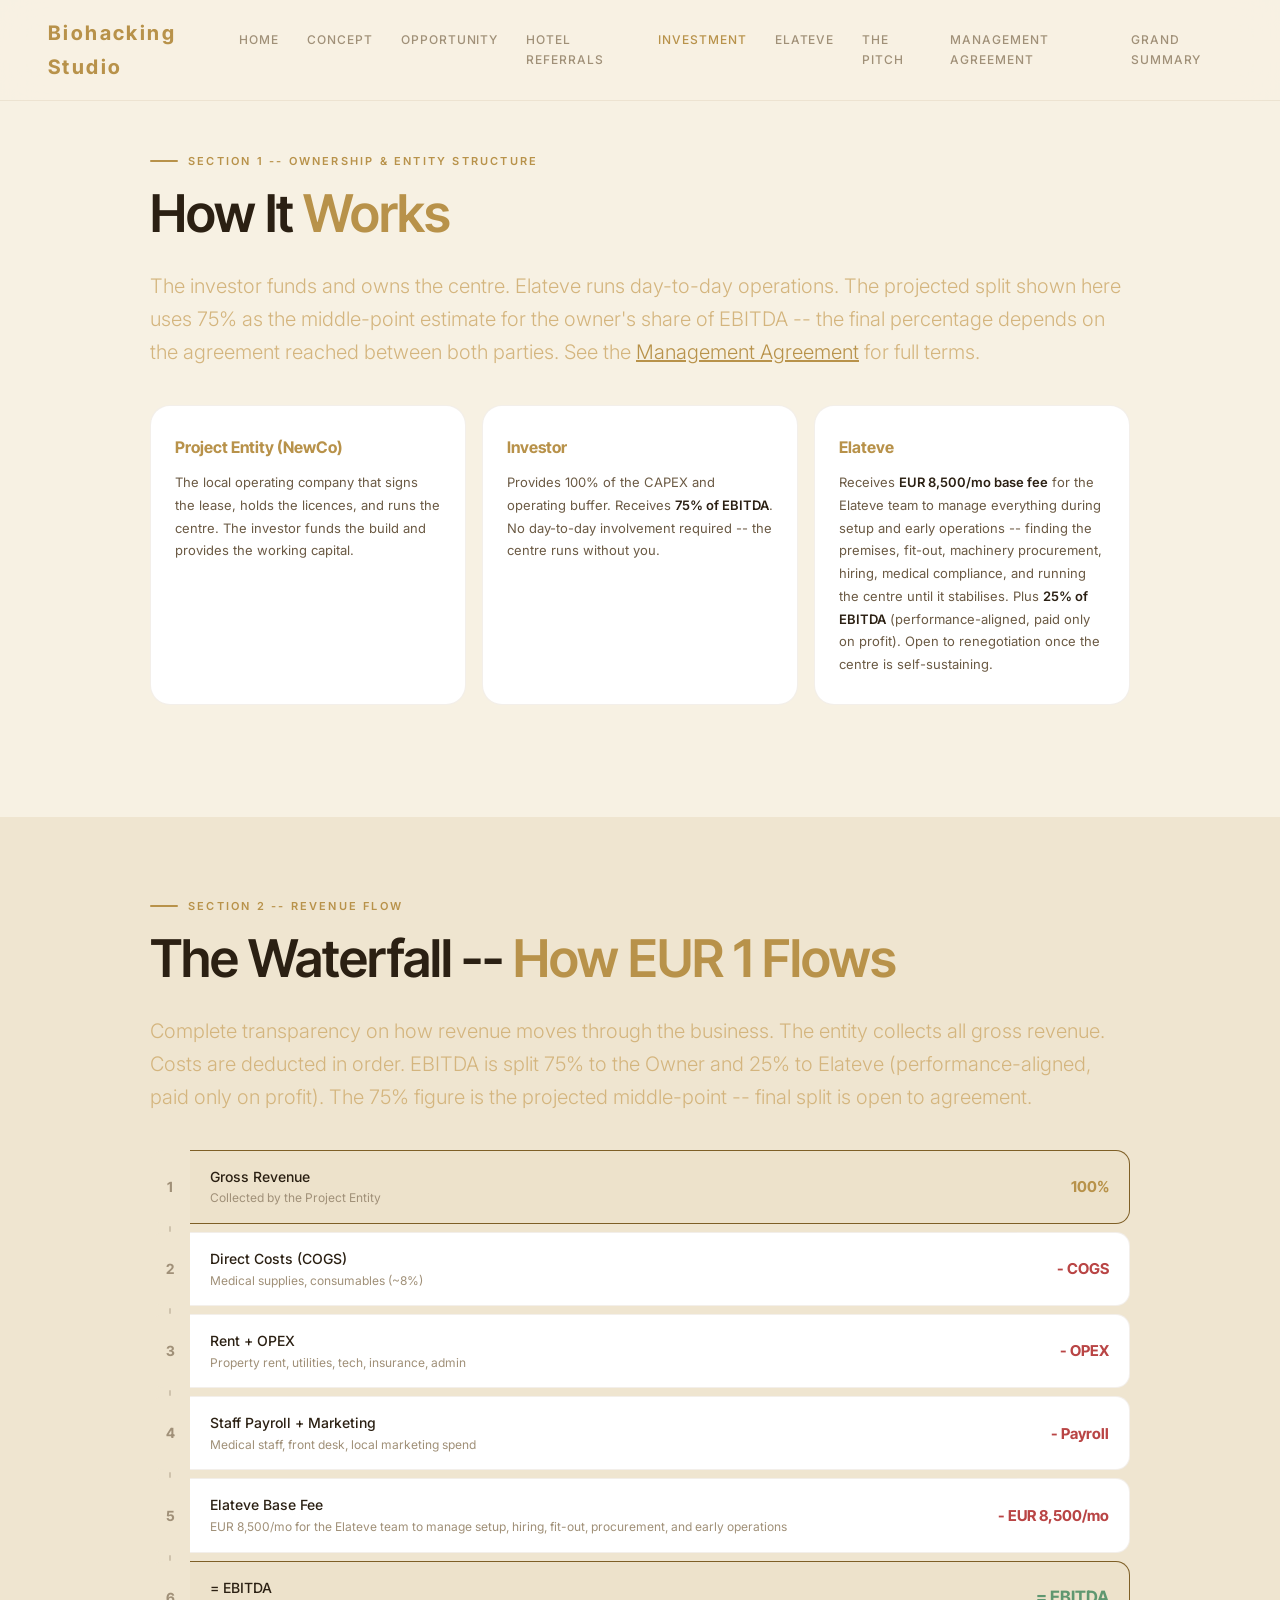
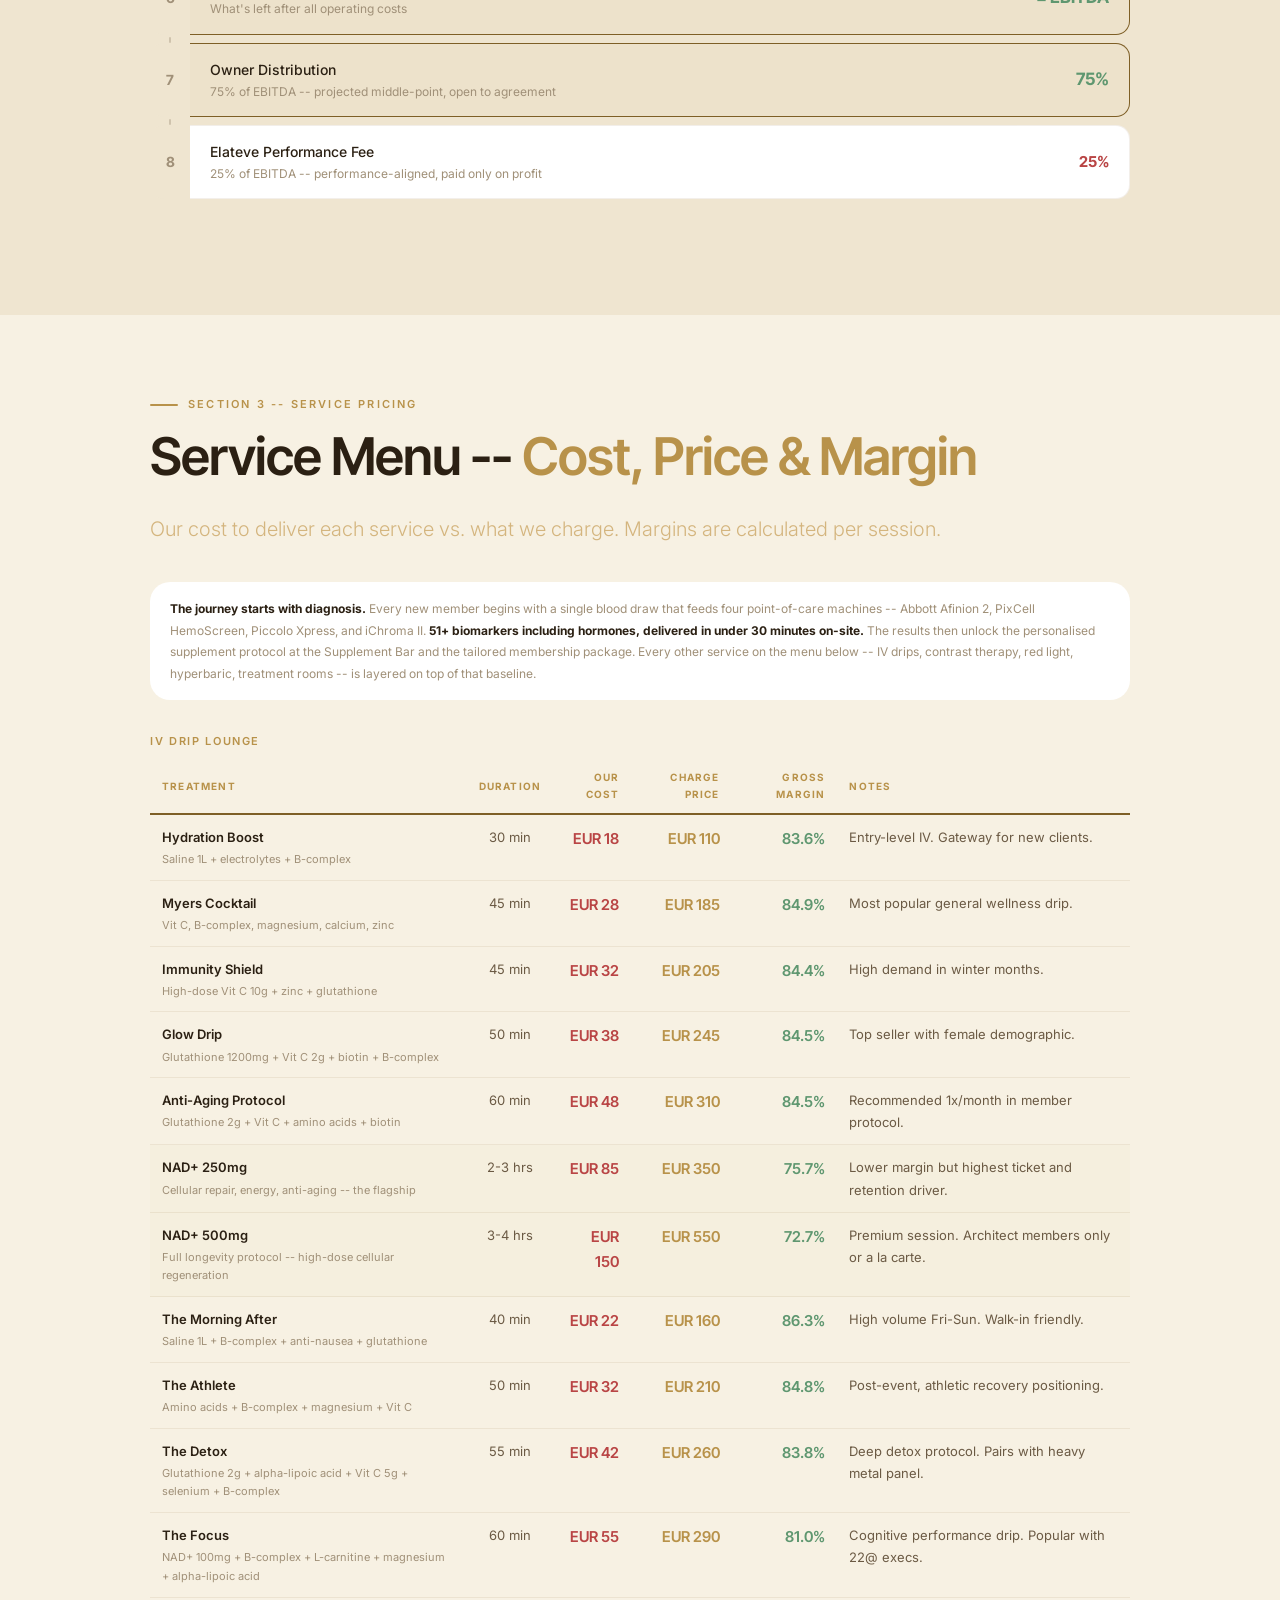
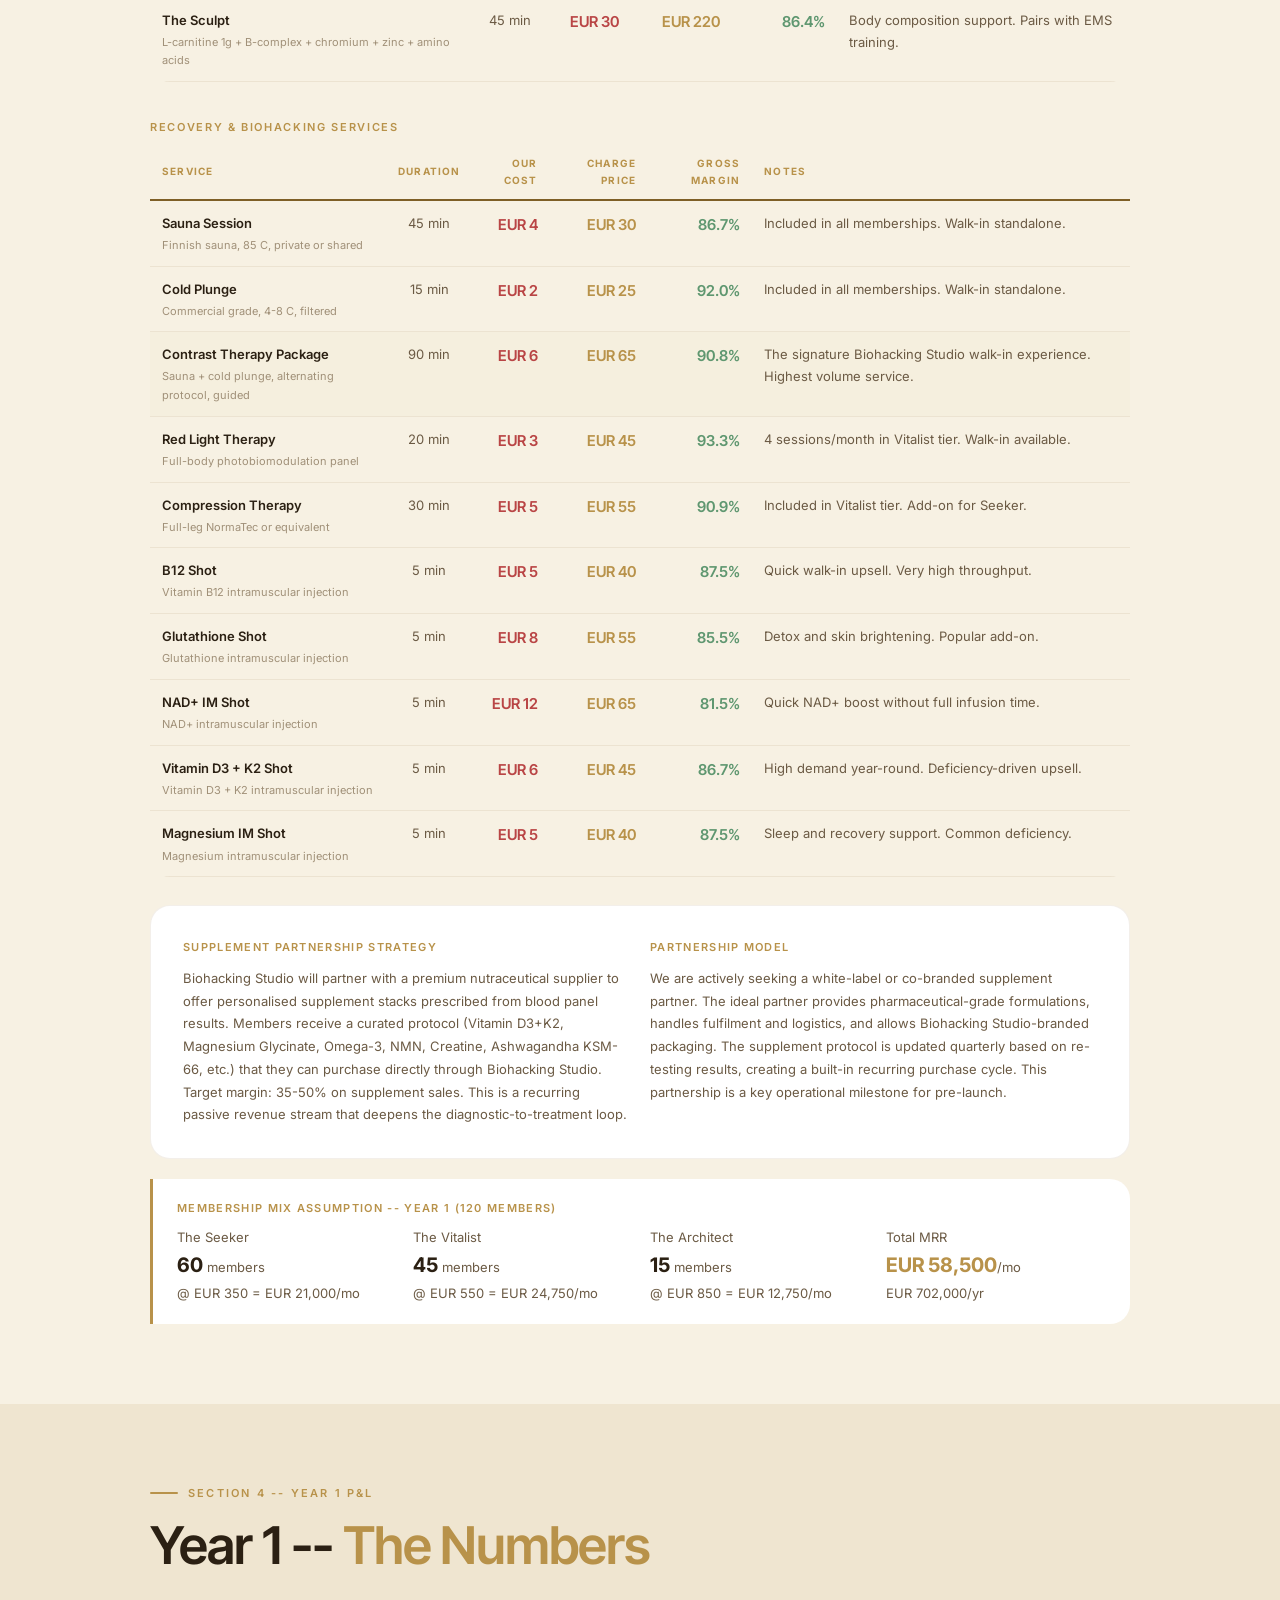
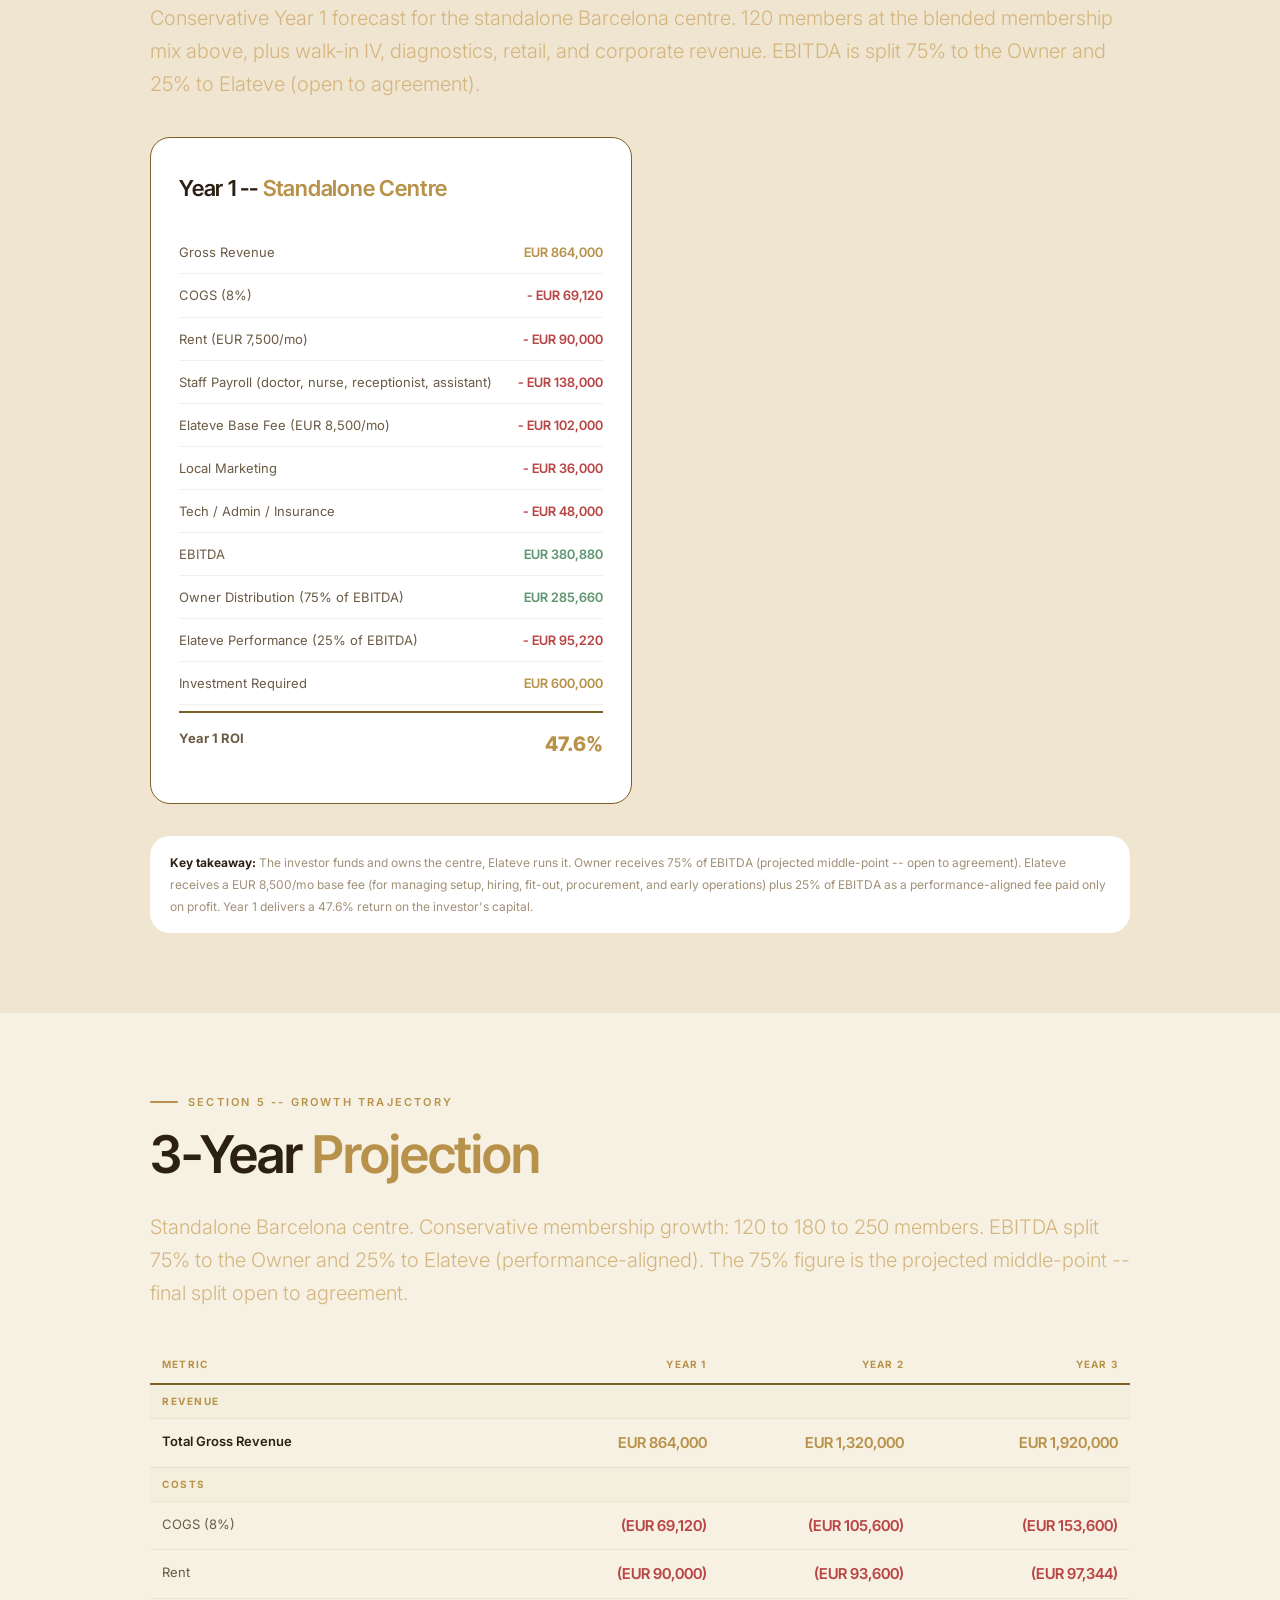
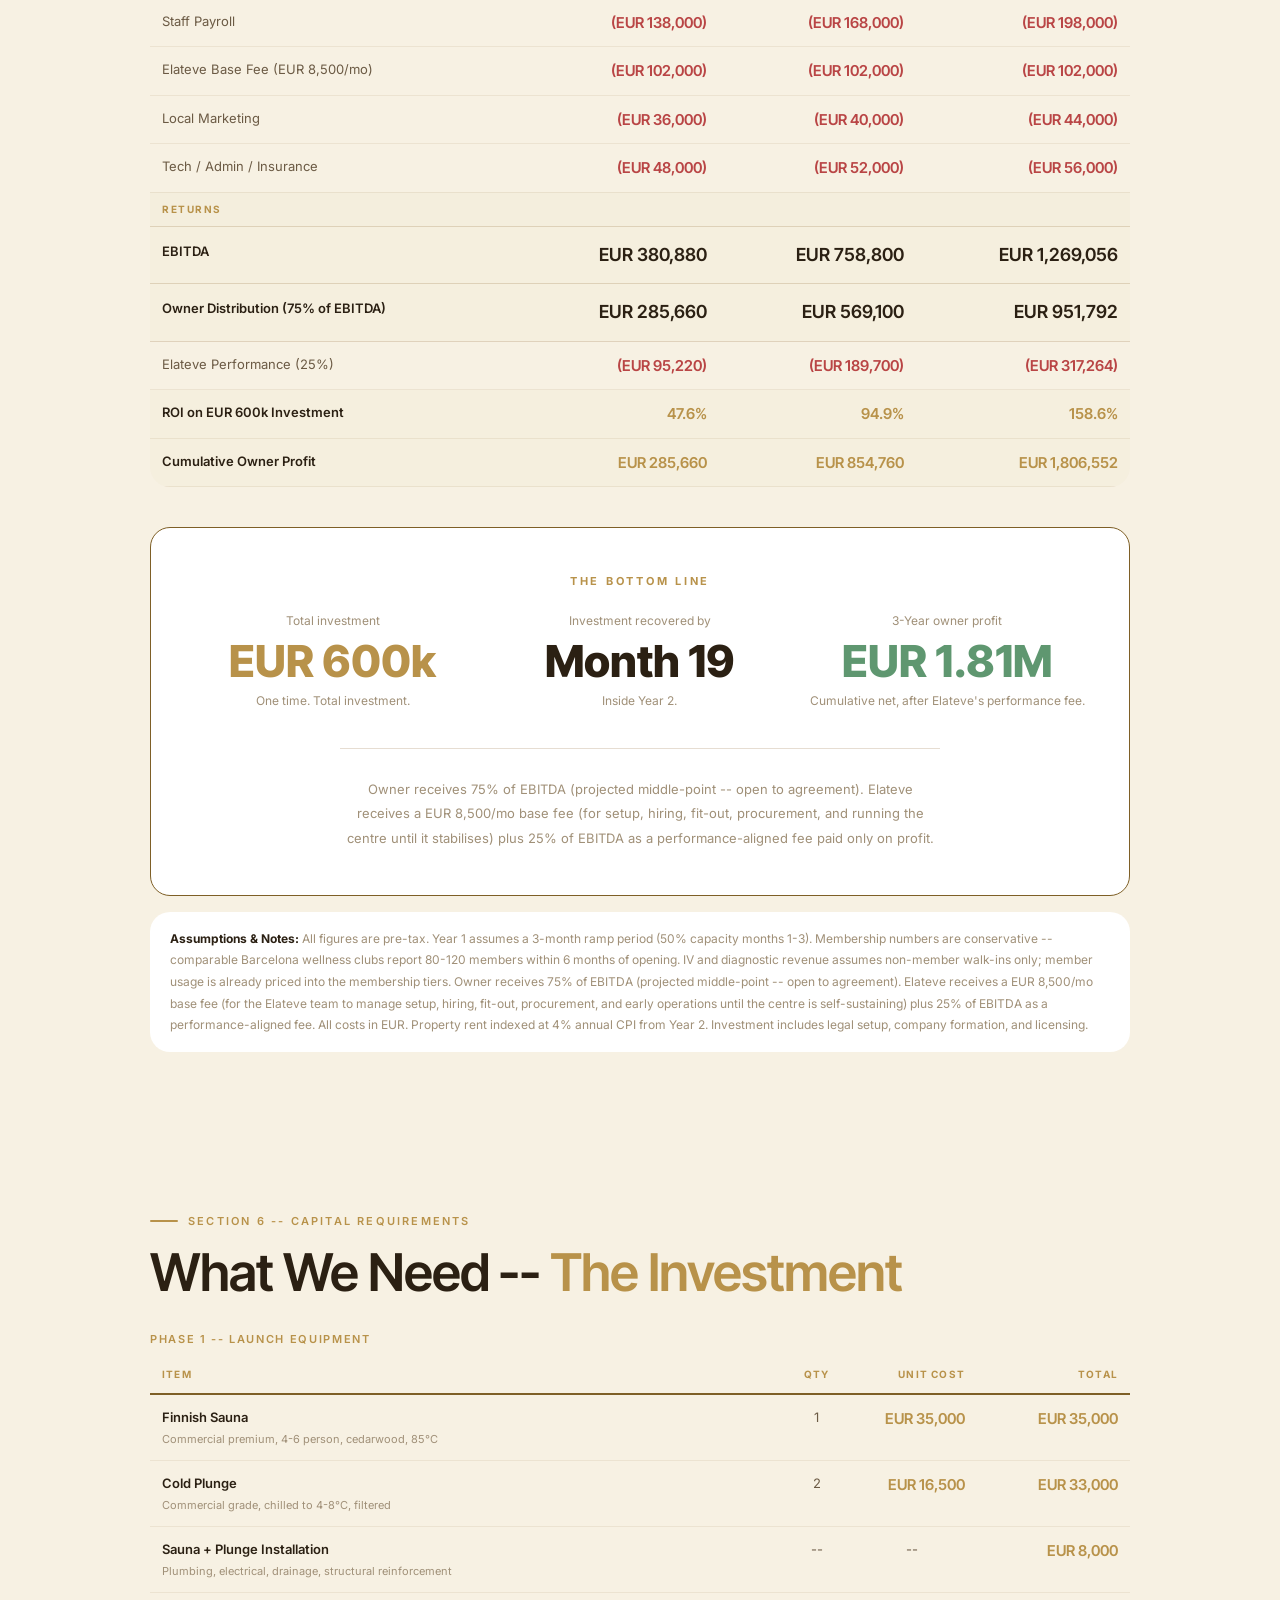
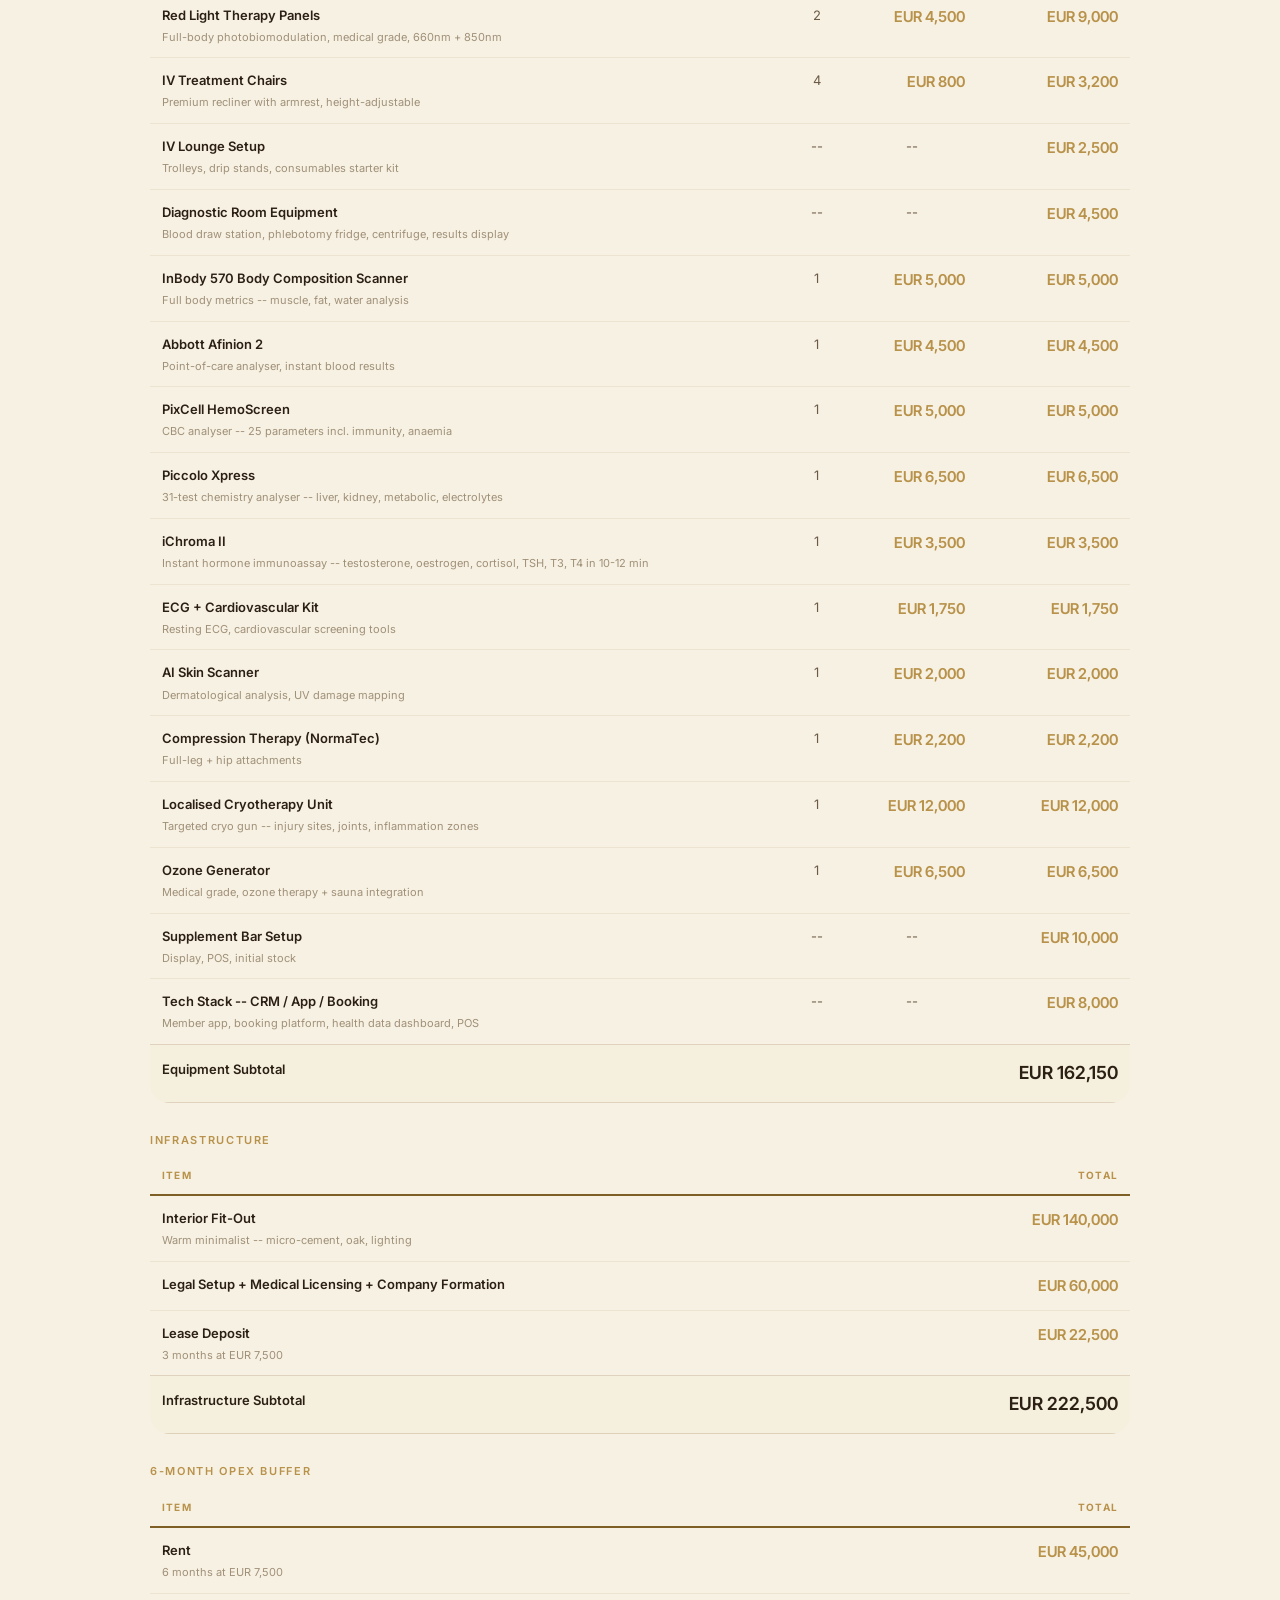
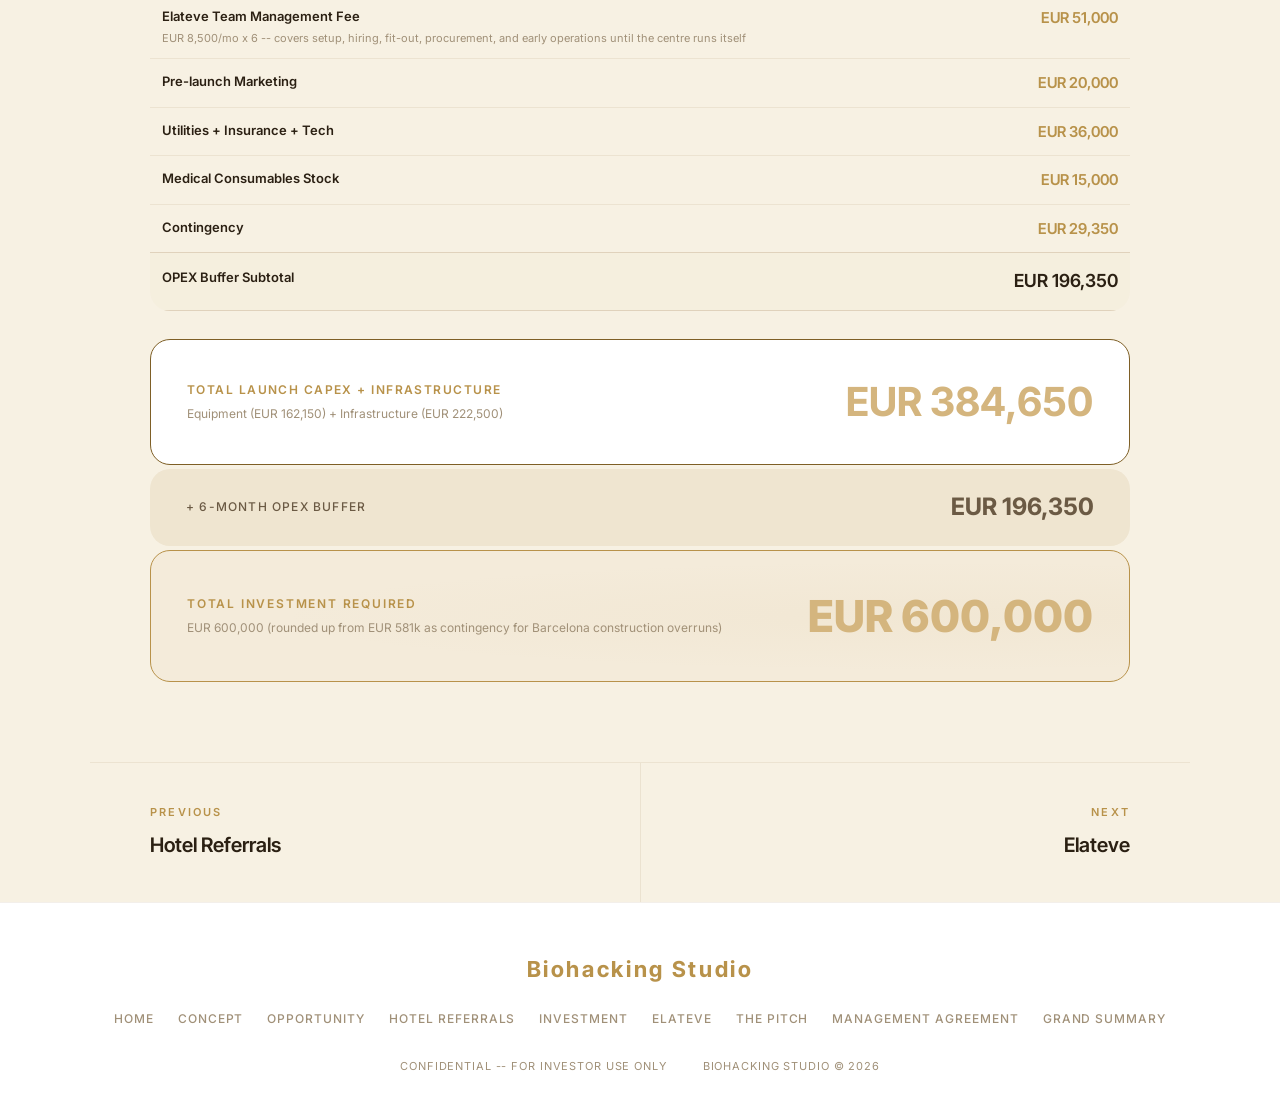
<file: investment.html>
<!DOCTYPE html>
<html lang="en">
<head>
<meta charset="UTF-8">
<meta name="viewport" content="width=device-width, initial-scale=1.0">
<title>The Investment -- Biohacking Studio</title>
<link rel="preconnect" href="https://fonts.googleapis.com">
<link rel="preconnect" href="https://fonts.gstatic.com" crossorigin>
<link href="https://fonts.googleapis.com/css2?family=Inter+Tight:ital,wght@0,200;0,300;0,400;0,500;0,600;0,700;0,800;1,300;1,400&family=Inter:wght@200;300;400;500;600;700;800&display=swap" rel="stylesheet">
<link rel="stylesheet" href="styles.css?v=5">
</head>
<body>
<nav class="nav">
  <a href="index.html" class="nav-logo">Biohacking Studio</a>
  <button class="nav-toggle" aria-label="Menu">
    <span></span><span></span><span></span>
  </button>
  <div class="nav-links">
    <a href="index.html">Home</a>
    <a href="concept.html">Concept</a>
    <a href="opportunity.html">Opportunity</a>
    <a href="hotel.html">Hotel Referrals</a>
    <a href="investment.html" class="active">Investment</a>
    <a href="elateve.html">Elateve</a>
    <a href="pilot.html">The Pitch</a>
    <a href="management.html">Management Agreement</a>
    <a href="grand-summary.html">Grand Summary</a>
  </div>
</nav>

<div class="page-top"></div>

<!-- ═══════════════════════════════════════════ -->
<!-- SECTION 1: ENTITY STRUCTURE & ROLES        -->
<!-- ═══════════════════════════════════════════ -->
<div class="section">
  <div class="eyebrow">Section 1 -- Ownership &amp; Entity Structure</div>
  <h2>How It <em>Works</em></h2>
  <p class="lead">The investor funds and owns the centre. Elateve runs day-to-day operations. The projected split shown here uses 75% as the middle-point estimate for the owner's share of EBITDA -- the final percentage depends on the agreement reached between both parties. See the <a href="management.html" style="color: var(--accent);">Management Agreement</a> for full terms.</p>

  <div class="entity-grid">
    <div class="entity-card">
      <h4>Project Entity (NewCo)</h4>
      <p>The local operating company that signs the lease, holds the licences, and runs the centre. The investor funds the build and provides the working capital.</p>
    </div>
    <div class="entity-card">
      <h4>Investor</h4>
      <p>Provides 100% of the CAPEX and operating buffer. Receives <strong>75% of EBITDA</strong>. No day-to-day involvement required -- the centre runs without you.</p>
    </div>
    <div class="entity-card">
      <h4>Elateve</h4>
      <p>Receives <strong>EUR 8,500/mo base fee</strong> for the Elateve team to manage everything during setup and early operations -- finding the premises, fit-out, machinery procurement, hiring, medical compliance, and running the centre until it stabilises. Plus <strong>25% of EBITDA</strong> (performance-aligned, paid only on profit). Open to renegotiation once the centre is self-sustaining.</p>
    </div>
  </div>
</div>

<!-- ═══════════════════════════════════════════ -->
<!-- SECTION 2: FEE STRUCTURE / WATERFALL       -->
<!-- ═══════════════════════════════════════════ -->
<div class="section-alt full-bleed">
  <div class="section-alt-inner">
    <div class="eyebrow">Section 2 -- Revenue Flow</div>
    <h2>The Waterfall -- <em>How EUR 1 Flows</em></h2>
    <p class="lead">Complete transparency on how revenue moves through the business. The entity collects all gross revenue. Costs are deducted in order. EBITDA is split 75% to the Owner and 25% to Elateve (performance-aligned, paid only on profit). The 75% figure is the projected middle-point -- final split is open to agreement.</p>

    <div class="waterfall">
      <div class="waterfall-step highlight">
        <div class="waterfall-num">1</div>
        <div class="waterfall-content">
          <div class="waterfall-label">Gross Revenue<small>Collected by the Project Entity</small></div>
          <div class="waterfall-value neutral">100%</div>
        </div>
      </div>
      <div class="waterfall-connector"></div>
      <div class="waterfall-step">
        <div class="waterfall-num">2</div>
        <div class="waterfall-content">
          <div class="waterfall-label">Direct Costs (COGS)<small>Medical supplies, consumables (~8%)</small></div>
          <div class="waterfall-value negative">- COGS</div>
        </div>
      </div>
      <div class="waterfall-connector"></div>
      <div class="waterfall-step">
        <div class="waterfall-num">3</div>
        <div class="waterfall-content">
          <div class="waterfall-label">Rent + OPEX<small>Property rent, utilities, tech, insurance, admin</small></div>
          <div class="waterfall-value negative">- OPEX</div>
        </div>
      </div>
      <div class="waterfall-connector"></div>
      <div class="waterfall-step">
        <div class="waterfall-num">4</div>
        <div class="waterfall-content">
          <div class="waterfall-label">Staff Payroll + Marketing<small>Medical staff, front desk, local marketing spend</small></div>
          <div class="waterfall-value negative">- Payroll</div>
        </div>
      </div>
      <div class="waterfall-connector"></div>
      <div class="waterfall-step">
        <div class="waterfall-num">5</div>
        <div class="waterfall-content">
          <div class="waterfall-label">Elateve Base Fee<small>EUR 8,500/mo for the Elateve team to manage setup, hiring, fit-out, procurement, and early operations</small></div>
          <div class="waterfall-value negative">- EUR 8,500/mo</div>
        </div>
      </div>
      <div class="waterfall-connector"></div>
      <div class="waterfall-step highlight">
        <div class="waterfall-num">6</div>
        <div class="waterfall-content">
          <div class="waterfall-label">= EBITDA<small>What's left after all operating costs</small></div>
          <div class="waterfall-value result">= EBITDA</div>
        </div>
      </div>
      <div class="waterfall-connector"></div>
      <div class="waterfall-step highlight">
        <div class="waterfall-num">7</div>
        <div class="waterfall-content">
          <div class="waterfall-label">Owner Distribution<small>75% of EBITDA -- projected middle-point, open to agreement</small></div>
          <div class="waterfall-value result">75%</div>
        </div>
      </div>
      <div class="waterfall-connector"></div>
      <div class="waterfall-step">
        <div class="waterfall-num">8</div>
        <div class="waterfall-content">
          <div class="waterfall-label">Elateve Performance Fee<small>25% of EBITDA -- performance-aligned, paid only on profit</small></div>
          <div class="waterfall-value negative">25%</div>
        </div>
      </div>
    </div>
  </div>
</div>

<!-- ═══════════════════════════════════════════ -->
<!-- SECTION 3: SERVICE PRICING + MARGINS       -->
<!-- ═══════════════════════════════════════════ -->
<div class="section">
  <div class="eyebrow">Section 3 -- Service Pricing</div>
  <h2>Service Menu -- <em>Cost, Price &amp; Margin</em></h2>
  <p class="lead">Our cost to deliver each service vs. what we charge. Margins are calculated per session.</p>

  <div class="notes-box" style="margin: 20px 0 32px;">
    <strong>The journey starts with diagnosis.</strong> Every new member begins with a single blood draw that feeds four point-of-care machines -- Abbott Afinion 2, PixCell HemoScreen, Piccolo Xpress, and iChroma II. <strong>51+ biomarkers including hormones, delivered in under 30 minutes on-site.</strong> The results then unlock the personalised supplement protocol at the Supplement Bar and the tailored membership package. Every other service on the menu below -- IV drips, contrast therapy, red light, hyperbaric, treatment rooms -- is layered on top of that baseline.
  </div>

  <div class="fin-label" style="margin-top:16px;">IV Drip Lounge</div>
  <div class="table-scroll">
    <table class="fin-table">
      <thead>
        <tr><th>Treatment</th><th>Duration</th><th class="r">Our Cost</th><th class="r">Charge Price</th><th class="r">Gross Margin</th><th>Notes</th></tr>
      </thead>
      <tbody>
        <tr>
          <td><strong>Hydration Boost</strong><small>Saline 1L + electrolytes + B-complex</small></td>
          <td class="c">30 min</td><td class="red r">EUR 18</td><td class="gold r">EUR 110</td><td class="green r">83.6%</td>
          <td>Entry-level IV. Gateway for new clients.</td>
        </tr>
        <tr>
          <td><strong>Myers Cocktail</strong><small>Vit C, B-complex, magnesium, calcium, zinc</small></td>
          <td class="c">45 min</td><td class="red r">EUR 28</td><td class="gold r">EUR 185</td><td class="green r">84.9%</td>
          <td>Most popular general wellness drip.</td>
        </tr>
        <tr>
          <td><strong>Immunity Shield</strong><small>High-dose Vit C 10g + zinc + glutathione</small></td>
          <td class="c">45 min</td><td class="red r">EUR 32</td><td class="gold r">EUR 205</td><td class="green r">84.4%</td>
          <td>High demand in winter months.</td>
        </tr>
        <tr>
          <td><strong>Glow Drip</strong><small>Glutathione 1200mg + Vit C 2g + biotin + B-complex</small></td>
          <td class="c">50 min</td><td class="red r">EUR 38</td><td class="gold r">EUR 245</td><td class="green r">84.5%</td>
          <td>Top seller with female demographic.</td>
        </tr>
        <tr>
          <td><strong>Anti-Aging Protocol</strong><small>Glutathione 2g + Vit C + amino acids + biotin</small></td>
          <td class="c">60 min</td><td class="red r">EUR 48</td><td class="gold r">EUR 310</td><td class="green r">84.5%</td>
          <td>Recommended 1x/month in member protocol.</td>
        </tr>
        <tr class="hl">
          <td><strong>NAD+ 250mg</strong><small>Cellular repair, energy, anti-aging -- the flagship</small></td>
          <td class="c">2-3 hrs</td><td class="red r">EUR 85</td><td class="gold r">EUR 350</td><td class="green r">75.7%</td>
          <td>Lower margin but highest ticket and retention driver.</td>
        </tr>
        <tr class="hl">
          <td><strong>NAD+ 500mg</strong><small>Full longevity protocol -- high-dose cellular regeneration</small></td>
          <td class="c">3-4 hrs</td><td class="red r">EUR 150</td><td class="gold r">EUR 550</td><td class="green r">72.7%</td>
          <td>Premium session. Architect members only or a la carte.</td>
        </tr>
        <tr>
          <td><strong>The Morning After</strong><small>Saline 1L + B-complex + anti-nausea + glutathione</small></td>
          <td class="c">40 min</td><td class="red r">EUR 22</td><td class="gold r">EUR 160</td><td class="green r">86.3%</td>
          <td>High volume Fri-Sun. Walk-in friendly.</td>
        </tr>
        <tr>
          <td><strong>The Athlete</strong><small>Amino acids + B-complex + magnesium + Vit C</small></td>
          <td class="c">50 min</td><td class="red r">EUR 32</td><td class="gold r">EUR 210</td><td class="green r">84.8%</td>
          <td>Post-event, athletic recovery positioning.</td>
        </tr>
        <tr>
          <td><strong>The Detox</strong><small>Glutathione 2g + alpha-lipoic acid + Vit C 5g + selenium + B-complex</small></td>
          <td class="c">55 min</td><td class="red r">EUR 42</td><td class="gold r">EUR 260</td><td class="green r">83.8%</td>
          <td>Deep detox protocol. Pairs with heavy metal panel.</td>
        </tr>
        <tr>
          <td><strong>The Focus</strong><small>NAD+ 100mg + B-complex + L-carnitine + magnesium + alpha-lipoic acid</small></td>
          <td class="c">60 min</td><td class="red r">EUR 55</td><td class="gold r">EUR 290</td><td class="green r">81.0%</td>
          <td>Cognitive performance drip. Popular with 22@ execs.</td>
        </tr>
        <tr>
          <td><strong>The Sculpt</strong><small>L-carnitine 1g + B-complex + chromium + zinc + amino acids</small></td>
          <td class="c">45 min</td><td class="red r">EUR 30</td><td class="gold r">EUR 220</td><td class="green r">86.4%</td>
          <td>Body composition support. Pairs with EMS training.</td>
        </tr>
      </tbody>
    </table>
  </div>

  <div class="fin-label">Recovery &amp; Biohacking Services</div>
  <div class="table-scroll">
    <table class="fin-table">
      <thead>
        <tr><th>Service</th><th>Duration</th><th class="r">Our Cost</th><th class="r">Charge Price</th><th class="r">Gross Margin</th><th>Notes</th></tr>
      </thead>
      <tbody>
        <tr>
          <td><strong>Sauna Session</strong><small>Finnish sauna, 85 C, private or shared</small></td>
          <td class="c">45 min</td><td class="red r">EUR 4</td><td class="gold r">EUR 30</td><td class="green r">86.7%</td>
          <td>Included in all memberships. Walk-in standalone.</td>
        </tr>
        <tr>
          <td><strong>Cold Plunge</strong><small>Commercial grade, 4-8 C, filtered</small></td>
          <td class="c">15 min</td><td class="red r">EUR 2</td><td class="gold r">EUR 25</td><td class="green r">92.0%</td>
          <td>Included in all memberships. Walk-in standalone.</td>
        </tr>
        <tr class="hl">
          <td><strong>Contrast Therapy Package</strong><small>Sauna + cold plunge, alternating protocol, guided</small></td>
          <td class="c">90 min</td><td class="red r">EUR 6</td><td class="gold r">EUR 65</td><td class="green r">90.8%</td>
          <td>The signature Biohacking Studio walk-in experience. Highest volume service.</td>
        </tr>
        <tr>
          <td><strong>Red Light Therapy</strong><small>Full-body photobiomodulation panel</small></td>
          <td class="c">20 min</td><td class="red r">EUR 3</td><td class="gold r">EUR 45</td><td class="green r">93.3%</td>
          <td>4 sessions/month in Vitalist tier. Walk-in available.</td>
        </tr>
        <tr>
          <td><strong>Compression Therapy</strong><small>Full-leg NormaTec or equivalent</small></td>
          <td class="c">30 min</td><td class="red r">EUR 5</td><td class="gold r">EUR 55</td><td class="green r">90.9%</td>
          <td>Included in Vitalist tier. Add-on for Seeker.</td>
        </tr>
        <tr>
          <td><strong>B12 Shot</strong><small>Vitamin B12 intramuscular injection</small></td>
          <td class="c">5 min</td><td class="red r">EUR 5</td><td class="gold r">EUR 40</td><td class="green r">87.5%</td>
          <td>Quick walk-in upsell. Very high throughput.</td>
        </tr>
        <tr>
          <td><strong>Glutathione Shot</strong><small>Glutathione intramuscular injection</small></td>
          <td class="c">5 min</td><td class="red r">EUR 8</td><td class="gold r">EUR 55</td><td class="green r">85.5%</td>
          <td>Detox and skin brightening. Popular add-on.</td>
        </tr>
        <tr>
          <td><strong>NAD+ IM Shot</strong><small>NAD+ intramuscular injection</small></td>
          <td class="c">5 min</td><td class="red r">EUR 12</td><td class="gold r">EUR 65</td><td class="green r">81.5%</td>
          <td>Quick NAD+ boost without full infusion time.</td>
        </tr>
        <tr>
          <td><strong>Vitamin D3 + K2 Shot</strong><small>Vitamin D3 + K2 intramuscular injection</small></td>
          <td class="c">5 min</td><td class="red r">EUR 6</td><td class="gold r">EUR 45</td><td class="green r">86.7%</td>
          <td>High demand year-round. Deficiency-driven upsell.</td>
        </tr>
        <tr>
          <td><strong>Magnesium IM Shot</strong><small>Magnesium intramuscular injection</small></td>
          <td class="c">5 min</td><td class="red r">EUR 5</td><td class="gold r">EUR 40</td><td class="green r">87.5%</td>
          <td>Sleep and recovery support. Common deficiency.</td>
        </tr>
      </tbody>
    </table>
  </div>

  <div class="content-block" style="margin-top: 28px;">
    <div class="inline-grid-2">
      <div>
        <div class="content-block-label">Supplement Partnership Strategy</div>
        <p>Biohacking Studio will partner with a premium nutraceutical supplier to offer personalised supplement stacks prescribed from blood panel results. Members receive a curated protocol (Vitamin D3+K2, Magnesium Glycinate, Omega-3, NMN, Creatine, Ashwagandha KSM-66, etc.) that they can purchase directly through Biohacking Studio. Target margin: 35-50% on supplement sales. This is a recurring passive revenue stream that deepens the diagnostic-to-treatment loop.</p>
      </div>
      <div>
        <div class="content-block-label">Partnership Model</div>
        <p>We are actively seeking a white-label or co-branded supplement partner. The ideal partner provides pharmaceutical-grade formulations, handles fulfilment and logistics, and allows Biohacking Studio-branded packaging. The supplement protocol is updated quarterly based on re-testing results, creating a built-in recurring purchase cycle. This partnership is a key operational milestone for pre-launch.</p>
      </div>
    </div>
  </div>

  <div class="mix-box">
    <div class="mix-label">Membership Mix Assumption -- Year 1 (120 Members)</div>
    <div class="mix-grid">
      <div>The Seeker<br><span class="val">60</span> members<br>@ EUR 350 = EUR 21,000/mo</div>
      <div>The Vitalist<br><span class="val">45</span> members<br>@ EUR 550 = EUR 24,750/mo</div>
      <div>The Architect<br><span class="val">15</span> members<br>@ EUR 850 = EUR 12,750/mo</div>
      <div>Total MRR<br><span class="val" style="color:var(--accent)">EUR 58,500</span>/mo<br>EUR 702,000/yr</div>
    </div>
  </div>
</div>

<!-- ═══════════════════════════════════════════ -->
<!-- SECTION 4: YEAR 1 P&L                       -->
<!-- ═══════════════════════════════════════════ -->
<div class="section-alt full-bleed">
  <div class="section-alt-inner">
    <div class="eyebrow">Section 4 -- Year 1 P&amp;L</div>
    <h2>Year 1 -- <em>The Numbers</em></h2>
    <p class="lead">Conservative Year 1 forecast for the standalone Barcelona centre. 120 members at the blended membership mix above, plus walk-in IV, diagnostics, retail, and corporate revenue. EBITDA is split 75% to the Owner and 25% to Elateve (open to agreement).</p>

    <div class="compare-grid">
      <div class="compare-card featured">
        <h3>Year 1 -- <em>Standalone Centre</em></h3>
        <div class="compare-line">
          <span class="compare-line-label">Gross Revenue</span>
          <span class="compare-line-value accent">EUR 864,000</span>
        </div>
        <div class="compare-line">
          <span class="compare-line-label">COGS (8%)</span>
          <span class="compare-line-value negative">- EUR 69,120</span>
        </div>
        <div class="compare-line">
          <span class="compare-line-label">Rent (EUR 7,500/mo)</span>
          <span class="compare-line-value negative">- EUR 90,000</span>
        </div>
        <div class="compare-line">
          <span class="compare-line-label">Staff Payroll (doctor, nurse, receptionist, assistant)</span>
          <span class="compare-line-value negative">- EUR 138,000</span>
        </div>
        <div class="compare-line">
          <span class="compare-line-label">Elateve Base Fee (EUR 8,500/mo)</span>
          <span class="compare-line-value negative">- EUR 102,000</span>
        </div>
        <div class="compare-line">
          <span class="compare-line-label">Local Marketing</span>
          <span class="compare-line-value negative">- EUR 36,000</span>
        </div>
        <div class="compare-line">
          <span class="compare-line-label">Tech / Admin / Insurance</span>
          <span class="compare-line-value negative">- EUR 48,000</span>
        </div>
        <div class="compare-line">
          <span class="compare-line-label">EBITDA</span>
          <span class="compare-line-value positive">EUR 380,880</span>
        </div>
        <div class="compare-line">
          <span class="compare-line-label">Owner Distribution (75% of EBITDA)</span>
          <span class="compare-line-value positive">EUR 285,660</span>
        </div>
        <div class="compare-line">
          <span class="compare-line-label">Elateve Performance (25% of EBITDA)</span>
          <span class="compare-line-value negative">- EUR 95,220</span>
        </div>
        <div class="compare-line">
          <span class="compare-line-label">Investment Required</span>
          <span class="compare-line-value accent">EUR 600,000</span>
        </div>
        <div class="compare-line total">
          <span class="compare-line-label"><strong>Year 1 ROI</strong></span>
          <span class="compare-line-value accent" style="font-size: 20px; font-weight: 800;">47.6%</span>
        </div>
      </div>
    </div>

    <div class="notes-box" style="margin-top: 24px;">
      <strong>Key takeaway:</strong> The investor funds and owns the centre, Elateve runs it. Owner receives 75% of EBITDA (projected middle-point -- open to agreement). Elateve receives a EUR 8,500/mo base fee (for managing setup, hiring, fit-out, procurement, and early operations) plus 25% of EBITDA as a performance-aligned fee paid only on profit. Year 1 delivers a 47.6% return on the investor's capital.
    </div>
  </div>
</div>

<!-- ═══════════════════════════════════════════ -->
<!-- SECTION 5: 3-YEAR PROJECTION                -->
<!-- ═══════════════════════════════════════════ -->
<div class="section">
  <div class="eyebrow">Section 5 -- Growth Trajectory</div>
  <h2>3-Year <em>Projection</em></h2>
  <p class="lead">Standalone Barcelona centre. Conservative membership growth: 120 to 180 to 250 members. EBITDA split 75% to the Owner and 25% to Elateve (performance-aligned). The 75% figure is the projected middle-point -- final split open to agreement.</p>

  <div class="table-scroll">
    <table class="fin-table">
      <thead>
        <tr><th>Metric</th><th class="r">Year 1</th><th class="r">Year 2</th><th class="r">Year 3</th></tr>
      </thead>
      <tbody>
        <tr class="subheader"><td colspan="4">REVENUE</td></tr>
        <tr>
          <td><strong>Total Gross Revenue</strong></td>
          <td class="gold r">EUR 864,000</td>
          <td class="gold r">EUR 1,320,000</td>
          <td class="gold r">EUR 1,920,000</td>
        </tr>

        <tr class="subheader"><td colspan="4">COSTS</td></tr>
        <tr>
          <td>COGS (8%)</td>
          <td class="red r">(EUR 69,120)</td>
          <td class="red r">(EUR 105,600)</td>
          <td class="red r">(EUR 153,600)</td>
        </tr>
        <tr>
          <td>Rent</td>
          <td class="red r">(EUR 90,000)</td>
          <td class="red r">(EUR 93,600)</td>
          <td class="red r">(EUR 97,344)</td>
        </tr>
        <tr>
          <td>Staff Payroll</td>
          <td class="red r">(EUR 138,000)</td>
          <td class="red r">(EUR 168,000)</td>
          <td class="red r">(EUR 198,000)</td>
        </tr>
        <tr>
          <td>Elateve Base Fee (EUR 8,500/mo)</td>
          <td class="red r">(EUR 102,000)</td>
          <td class="red r">(EUR 102,000)</td>
          <td class="red r">(EUR 102,000)</td>
        </tr>
        <tr>
          <td>Local Marketing</td>
          <td class="red r">(EUR 36,000)</td>
          <td class="red r">(EUR 40,000)</td>
          <td class="red r">(EUR 44,000)</td>
        </tr>
        <tr>
          <td>Tech / Admin / Insurance</td>
          <td class="red r">(EUR 48,000)</td>
          <td class="red r">(EUR 52,000)</td>
          <td class="red r">(EUR 56,000)</td>
        </tr>

        <tr class="subheader"><td colspan="4">RETURNS</td></tr>
        <tr class="tot hl">
          <td><strong>EBITDA</strong></td>
          <td class="green r"><strong>EUR 380,880</strong></td>
          <td class="green r"><strong>EUR 758,800</strong></td>
          <td class="green r"><strong>EUR 1,269,056</strong></td>
        </tr>
        <tr class="tot hl">
          <td><strong>Owner Distribution (75% of EBITDA)</strong></td>
          <td class="green r"><strong>EUR 285,660</strong></td>
          <td class="green r"><strong>EUR 569,100</strong></td>
          <td class="green r"><strong>EUR 951,792</strong></td>
        </tr>
        <tr>
          <td>Elateve Performance (25%)</td>
          <td class="red r">(EUR 95,220)</td>
          <td class="red r">(EUR 189,700)</td>
          <td class="red r">(EUR 317,264)</td>
        </tr>
        <tr class="hl">
          <td><strong>ROI on EUR 600k Investment</strong></td>
          <td class="gold r">47.6%</td>
          <td class="gold r">94.9%</td>
          <td class="gold r">158.6%</td>
        </tr>
        <tr class="hl">
          <td><strong>Cumulative Owner Profit</strong></td>
          <td class="gold r">EUR 285,660</td>
          <td class="gold r">EUR 854,760</td>
          <td class="gold r">EUR 1,806,552</td>
        </tr>
      </tbody>
    </table>
  </div>

  <!-- BOTTOM LINE -->
  <div class="bottomline-box">
    <div class="bl-label">The Bottom Line</div>
    <div class="bl-grid">
      <div>
        <div class="bl-sub" style="margin-bottom:8px">Total investment</div>
        <div class="bl-big" style="color:var(--accent)">EUR 600k</div>
        <div class="bl-sub" style="margin-top:8px">One time. Total investment.</div>
      </div>
      <div>
        <div class="bl-sub" style="margin-bottom:8px">Investment recovered by</div>
        <div class="bl-big" style="color:var(--text)">Month 19</div>
        <div class="bl-sub" style="margin-top:8px">Inside Year 2.</div>
      </div>
      <div>
        <div class="bl-sub" style="margin-bottom:8px">3-Year owner profit</div>
        <div class="bl-big" style="color:var(--green)">EUR 1.81M</div>
        <div class="bl-sub" style="margin-top:8px">Cumulative net, after Elateve's performance fee.</div>
      </div>
    </div>
    <div style="margin-top:36px; padding-top:28px; border-top:1px solid var(--border-accent); font-size:13px; color:var(--text-muted); max-width:600px; margin-left:auto; margin-right:auto; line-height:1.9;">
      Owner receives 75% of EBITDA (projected middle-point -- open to agreement). Elateve receives a EUR 8,500/mo base fee (for setup, hiring, fit-out, procurement, and running the centre until it stabilises) plus 25% of EBITDA as a performance-aligned fee paid only on profit.
    </div>
  </div>

  <div class="notes-box">
    <strong>Assumptions &amp; Notes:</strong> All figures are pre-tax. Year 1 assumes a 3-month ramp period (50% capacity months 1-3). Membership numbers are conservative -- comparable Barcelona wellness clubs report 80-120 members within 6 months of opening. IV and diagnostic revenue assumes non-member walk-ins only; member usage is already priced into the membership tiers. Owner receives 75% of EBITDA (projected middle-point -- open to agreement). Elateve receives a EUR 8,500/mo base fee (for the Elateve team to manage setup, hiring, fit-out, procurement, and early operations until the centre is self-sustaining) plus 25% of EBITDA as a performance-aligned fee. All costs in EUR. Property rent indexed at 4% annual CPI from Year 2. Investment includes legal setup, company formation, and licensing.
  </div>
</div>

<!-- CAPEX -->
<div class="section">
  <div class="eyebrow">Section 6 -- Capital Requirements</div>
  <h2>What We Need -- <em>The Investment</em></h2>

  <div class="fin-label" style="margin-top:16px;">Phase 1 -- Launch Equipment</div>
  <div class="table-scroll">
    <table class="fin-table">
      <thead>
        <tr><th>Item</th><th class="c">Qty</th><th class="r">Unit Cost</th><th class="r">Total</th></tr>
      </thead>
      <tbody>
        <tr>
          <td><strong>Finnish Sauna</strong><small>Commercial premium, 4-6 person, cedarwood, 85°C</small></td>
          <td class="c">1</td><td class="gold r">EUR 35,000</td><td class="gold r">EUR 35,000</td>
        </tr>
        <tr>
          <td><strong>Cold Plunge</strong><small>Commercial grade, chilled to 4-8°C, filtered</small></td>
          <td class="c">2</td><td class="gold r">EUR 16,500</td><td class="gold r">EUR 33,000</td>
        </tr>
        <tr>
          <td><strong>Sauna + Plunge Installation</strong><small>Plumbing, electrical, drainage, structural reinforcement</small></td>
          <td class="c">--</td><td class="c">--</td><td class="gold r">EUR 8,000</td>
        </tr>
        <tr>
          <td><strong>Red Light Therapy Panels</strong><small>Full-body photobiomodulation, medical grade, 660nm + 850nm</small></td>
          <td class="c">2</td><td class="gold r">EUR 4,500</td><td class="gold r">EUR 9,000</td>
        </tr>
        <tr>
          <td><strong>IV Treatment Chairs</strong><small>Premium recliner with armrest, height-adjustable</small></td>
          <td class="c">4</td><td class="gold r">EUR 800</td><td class="gold r">EUR 3,200</td>
        </tr>
        <tr>
          <td><strong>IV Lounge Setup</strong><small>Trolleys, drip stands, consumables starter kit</small></td>
          <td class="c">--</td><td class="c">--</td><td class="gold r">EUR 2,500</td>
        </tr>
        <tr>
          <td><strong>Diagnostic Room Equipment</strong><small>Blood draw station, phlebotomy fridge, centrifuge, results display</small></td>
          <td class="c">--</td><td class="c">--</td><td class="gold r">EUR 4,500</td>
        </tr>
        <tr>
          <td><strong>InBody 570 Body Composition Scanner</strong><small>Full body metrics -- muscle, fat, water analysis</small></td>
          <td class="c">1</td><td class="gold r">EUR 5,000</td><td class="gold r">EUR 5,000</td>
        </tr>
        <tr>
          <td><strong>Abbott Afinion 2</strong><small>Point-of-care analyser, instant blood results</small></td>
          <td class="c">1</td><td class="gold r">EUR 4,500</td><td class="gold r">EUR 4,500</td>
        </tr>
        <tr>
          <td><strong>PixCell HemoScreen</strong><small>CBC analyser -- 25 parameters incl. immunity, anaemia</small></td>
          <td class="c">1</td><td class="gold r">EUR 5,000</td><td class="gold r">EUR 5,000</td>
        </tr>
        <tr>
          <td><strong>Piccolo Xpress</strong><small>31-test chemistry analyser -- liver, kidney, metabolic, electrolytes</small></td>
          <td class="c">1</td><td class="gold r">EUR 6,500</td><td class="gold r">EUR 6,500</td>
        </tr>
        <tr>
          <td><strong>iChroma II</strong><small>Instant hormone immunoassay -- testosterone, oestrogen, cortisol, TSH, T3, T4 in 10-12 min</small></td>
          <td class="c">1</td><td class="gold r">EUR 3,500</td><td class="gold r">EUR 3,500</td>
        </tr>
        <tr>
          <td><strong>ECG + Cardiovascular Kit</strong><small>Resting ECG, cardiovascular screening tools</small></td>
          <td class="c">1</td><td class="gold r">EUR 1,750</td><td class="gold r">EUR 1,750</td>
        </tr>
        <tr>
          <td><strong>AI Skin Scanner</strong><small>Dermatological analysis, UV damage mapping</small></td>
          <td class="c">1</td><td class="gold r">EUR 2,000</td><td class="gold r">EUR 2,000</td>
        </tr>
        <tr>
          <td><strong>Compression Therapy (NormaTec)</strong><small>Full-leg + hip attachments</small></td>
          <td class="c">1</td><td class="gold r">EUR 2,200</td><td class="gold r">EUR 2,200</td>
        </tr>
        <tr>
          <td><strong>Localised Cryotherapy Unit</strong><small>Targeted cryo gun -- injury sites, joints, inflammation zones</small></td>
          <td class="c">1</td><td class="gold r">EUR 12,000</td><td class="gold r">EUR 12,000</td>
        </tr>
        <tr>
          <td><strong>Ozone Generator</strong><small>Medical grade, ozone therapy + sauna integration</small></td>
          <td class="c">1</td><td class="gold r">EUR 6,500</td><td class="gold r">EUR 6,500</td>
        </tr>
        <tr>
          <td><strong>Supplement Bar Setup</strong><small>Display, POS, initial stock</small></td>
          <td class="c">--</td><td class="c">--</td><td class="gold r">EUR 10,000</td>
        </tr>
        <tr>
          <td><strong>Tech Stack -- CRM / App / Booking</strong><small>Member app, booking platform, health data dashboard, POS</small></td>
          <td class="c">--</td><td class="c">--</td><td class="gold r">EUR 8,000</td>
        </tr>
        <tr class="tot hl">
          <td colspan="3"><strong>Equipment Subtotal</strong></td>
          <td class="green r"><strong>EUR 162,150</strong></td>
        </tr>
      </tbody>
    </table>
  </div>

  <div class="fin-label" style="margin-top: 28px;">Infrastructure</div>
  <div class="table-scroll">
    <table class="fin-table">
      <thead>
        <tr><th>Item</th><th class="r">Total</th></tr>
      </thead>
      <tbody>
        <tr>
          <td><strong>Interior Fit-Out</strong><small>Warm minimalist -- micro-cement, oak, lighting</small></td>
          <td class="gold r">EUR 140,000</td>
        </tr>
        <tr>
          <td><strong>Legal Setup + Medical Licensing + Company Formation</strong></td>
          <td class="gold r">EUR 60,000</td>
        </tr>
        <tr>
          <td><strong>Lease Deposit</strong><small>3 months at EUR 7,500</small></td>
          <td class="gold r">EUR 22,500</td>
        </tr>
        <tr class="tot hl">
          <td><strong>Infrastructure Subtotal</strong></td>
          <td class="green r"><strong>EUR 222,500</strong></td>
        </tr>
      </tbody>
    </table>
  </div>

  <div class="fin-label" style="margin-top: 28px;">6-Month OPEX Buffer</div>
  <div class="table-scroll">
    <table class="fin-table">
      <thead>
        <tr><th>Item</th><th class="r">Total</th></tr>
      </thead>
      <tbody>
        <tr>
          <td><strong>Rent</strong><small>6 months at EUR 7,500</small></td>
          <td class="gold r">EUR 45,000</td>
        </tr>
        <tr>
          <td><strong>Elateve Team Management Fee</strong><small>EUR 8,500/mo x 6 -- covers setup, hiring, fit-out, procurement, and early operations until the centre runs itself</small></td>
          <td class="gold r">EUR 51,000</td>
        </tr>
        <tr>
          <td><strong>Pre-launch Marketing</strong></td>
          <td class="gold r">EUR 20,000</td>
        </tr>
        <tr>
          <td><strong>Utilities + Insurance + Tech</strong></td>
          <td class="gold r">EUR 36,000</td>
        </tr>
        <tr>
          <td><strong>Medical Consumables Stock</strong></td>
          <td class="gold r">EUR 15,000</td>
        </tr>
        <tr>
          <td><strong>Contingency</strong></td>
          <td class="gold r">EUR 29,350</td>
        </tr>
        <tr class="tot hl">
          <td><strong>OPEX Buffer Subtotal</strong></td>
          <td class="green r"><strong>EUR 196,350</strong></td>
        </tr>
      </tbody>
    </table>
  </div>

  <div class="capex-total">
    <div>
      <div class="capex-total-label">Total Launch CAPEX + Infrastructure</div>
      <div style="font-size: 12px; color: var(--text-muted); margin-top: 4px;">Equipment (EUR 162,150) + Infrastructure (EUR 222,500)</div>
    </div>
    <div class="capex-total-amount">EUR 384,650</div>
  </div>
  <div class="opex-buffer">
    <div>
      <div class="opex-buffer-label">+ 6-Month OPEX Buffer</div>
    </div>
    <div class="opex-buffer-amount">EUR 196,350</div>
  </div>
  <div class="total-investment">
    <div>
      <div class="total-investment-label">Total Investment Required</div>
      <div class="total-investment-sub">EUR 600,000 (rounded up from EUR 581k as contingency for Barcelona construction overruns)</div>
    </div>
    <div class="total-investment-amount">EUR 600,000</div>
  </div>
</div>

<div class="page-nav">
  <a href="hotel.html" class="page-nav-link prev">
    <span class="page-nav-label">Previous</span>
    <span class="page-nav-title">Hotel Referrals</span>
  </a>
  <a href="elateve.html" class="page-nav-link next">
    <span class="page-nav-label">Next</span>
    <span class="page-nav-title">Elateve</span>
  </a>
</div>

<footer class="site-footer">
  <div class="footer-inner">
    <div class="footer-brand">Biohacking Studio</div>
    <div class="footer-links">
      <a href="index.html">Home</a>
      <a href="concept.html">Concept</a>
      <a href="opportunity.html">Opportunity</a>
      <a href="hotel.html">Hotel Referrals</a>
      <a href="investment.html">Investment</a>
      <a href="elateve.html">Elateve</a>
      <a href="pilot.html">The Pitch</a>
      <a href="management.html">Management Agreement</a>
      <a href="grand-summary.html">Grand Summary</a>
    </div>
    <div class="footer-meta">
      <span>Confidential -- For Investor Use Only</span>
      <span>Biohacking Studio &copy; 2026</span>
    </div>
  </div>
</footer>
<script>
document.querySelector('.nav-toggle').addEventListener('click', function() {
  document.querySelector('.nav-links').classList.toggle('open');
  this.classList.toggle('open');
});
</script>
</body>
</html>
</file>
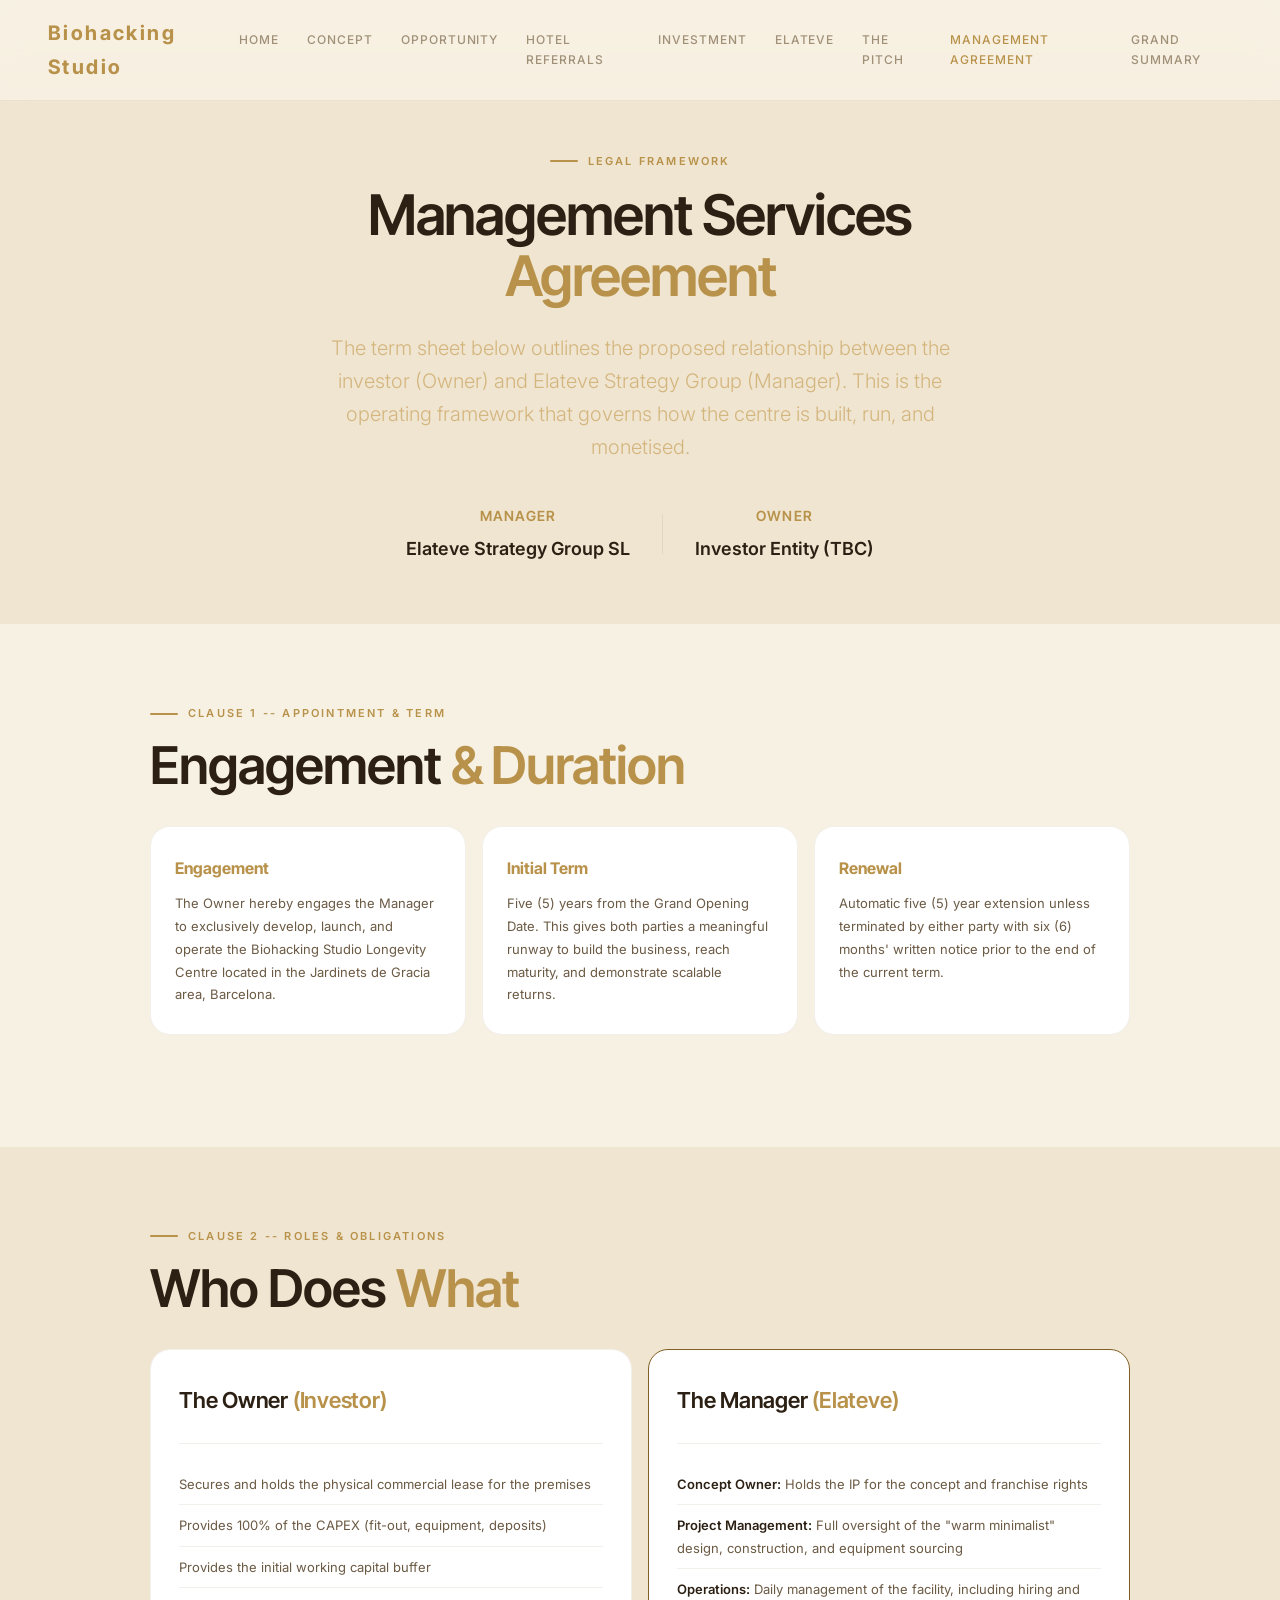
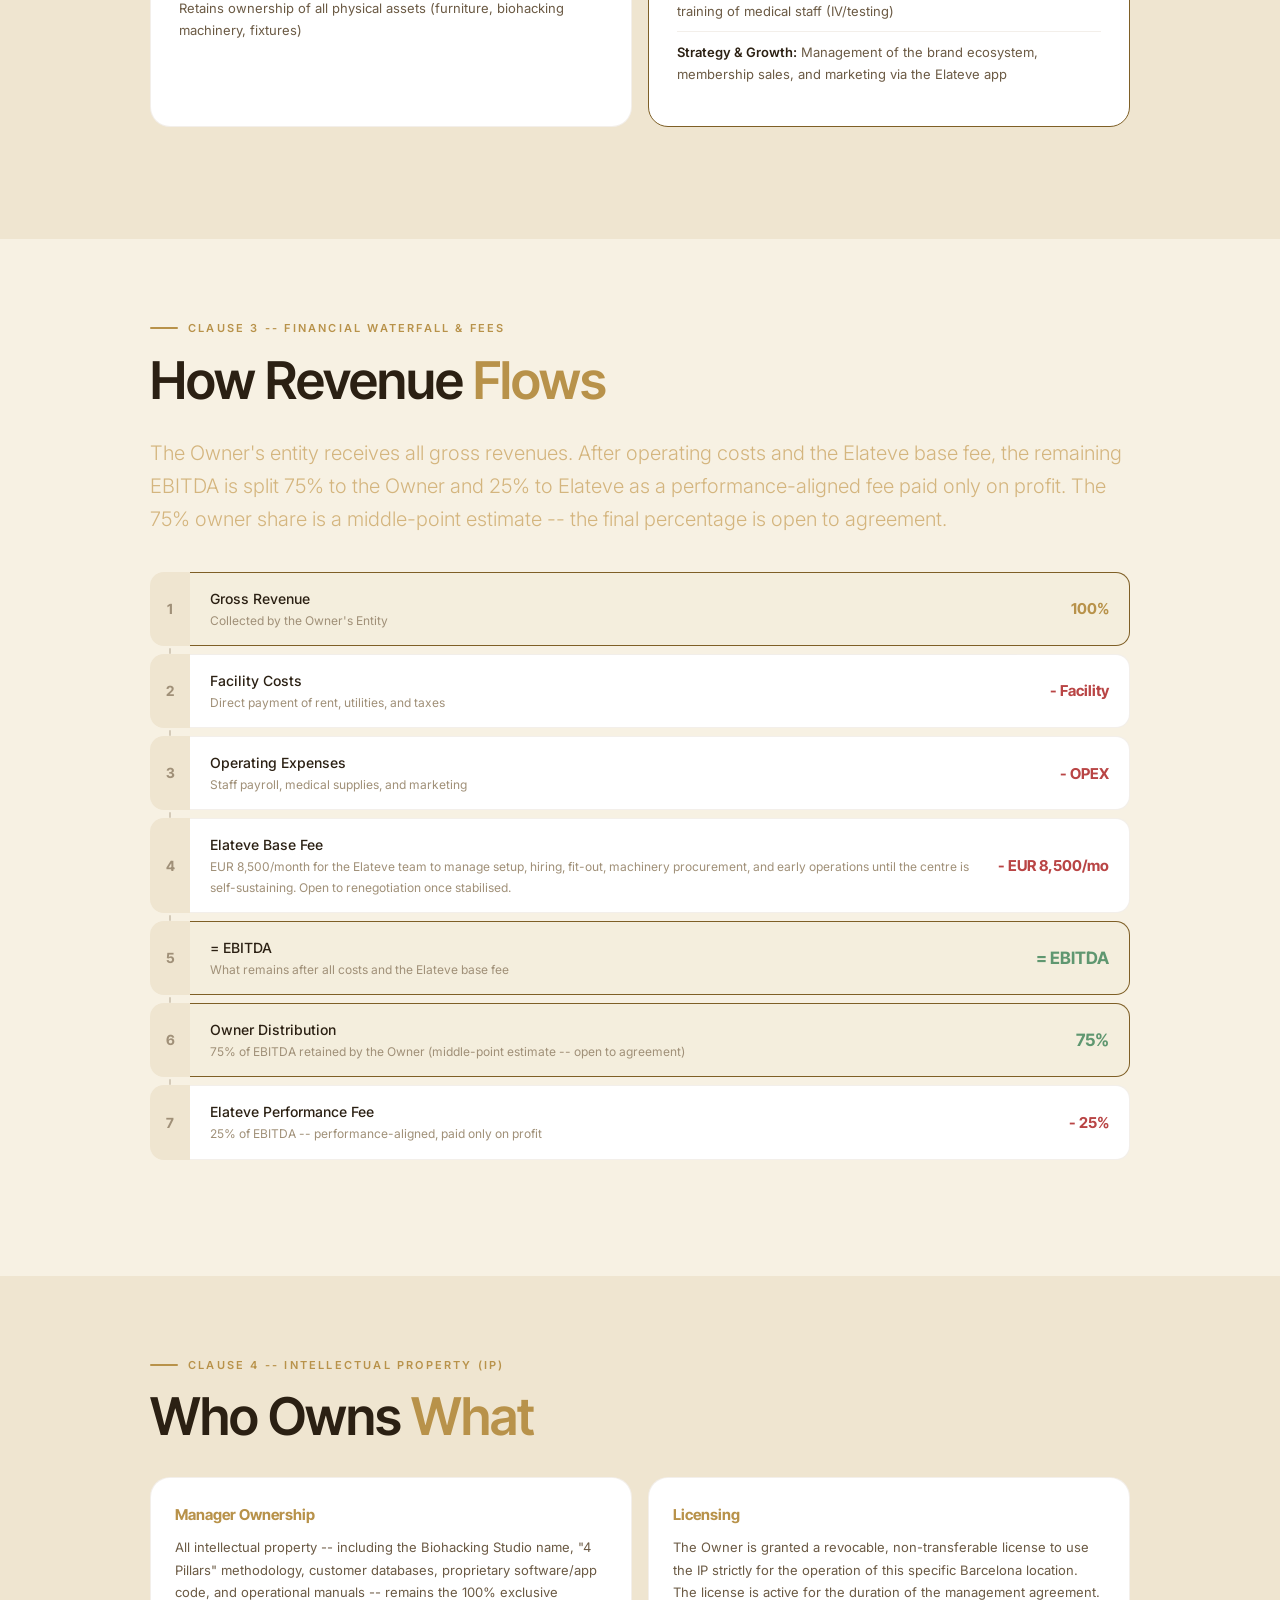
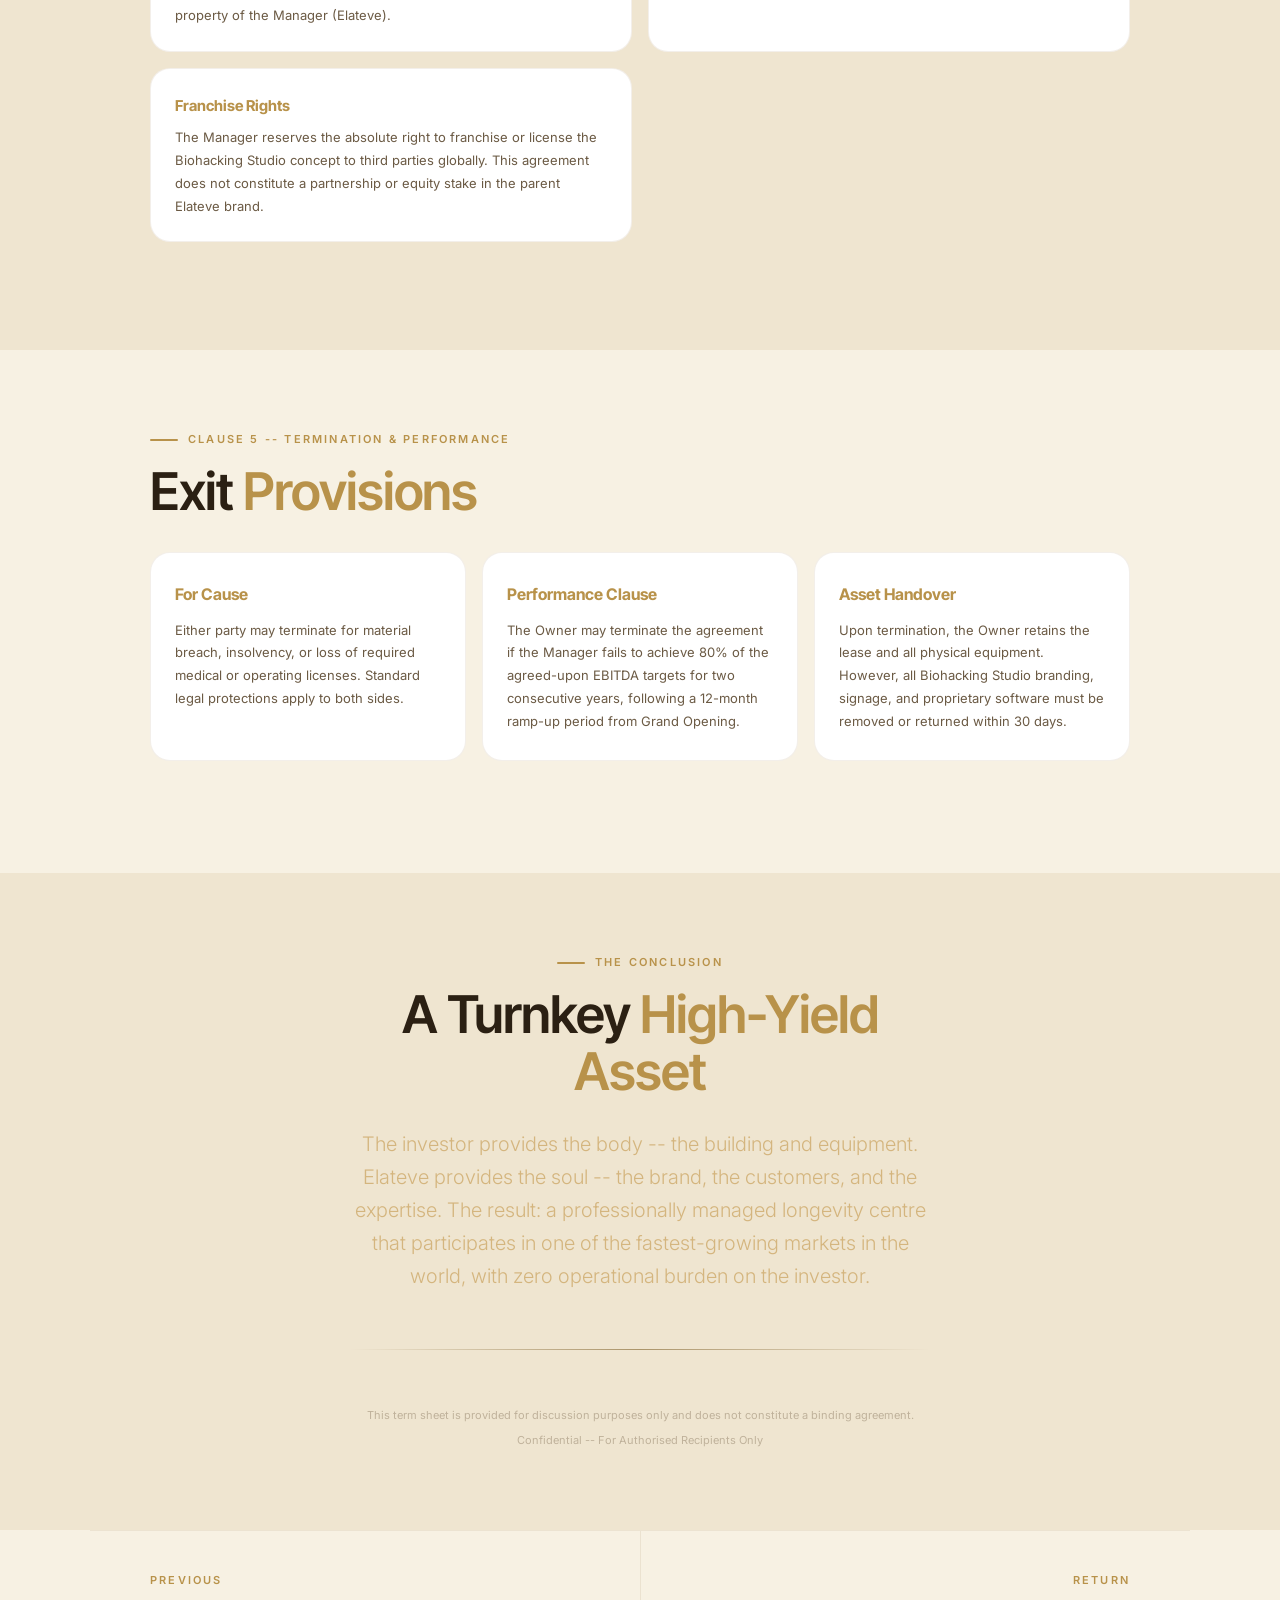
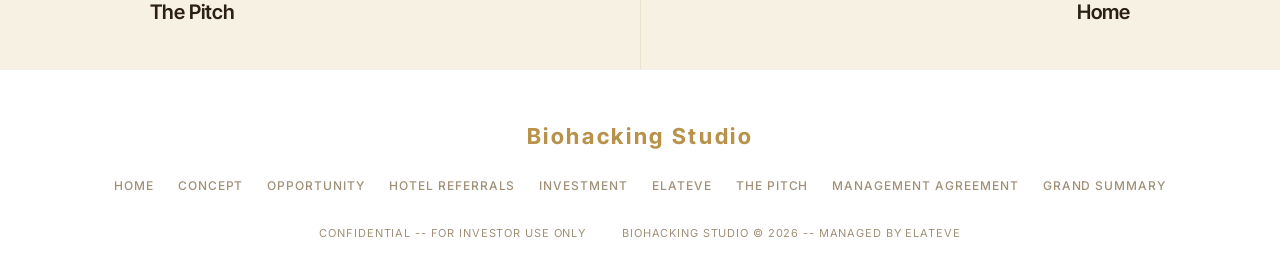
<file: management.html>
<!DOCTYPE html>
<html lang="en">
<head>
<meta charset="UTF-8">
<meta name="viewport" content="width=device-width, initial-scale=1.0">
<title>Management Agreement -- Biohacking Studio</title>
<link rel="preconnect" href="https://fonts.googleapis.com">
<link rel="preconnect" href="https://fonts.gstatic.com" crossorigin>
<link href="https://fonts.googleapis.com/css2?family=Inter+Tight:ital,wght@0,200;0,300;0,400;0,500;0,600;0,700;0,800;1,300;1,400&family=Inter:wght@200;300;400;500;600;700;800&display=swap" rel="stylesheet">
<link rel="stylesheet" href="styles.css?v=5">
</head>
<body>
<nav class="nav">
  <a href="index.html" class="nav-logo">Biohacking Studio</a>
  <button class="nav-toggle" aria-label="Menu">
    <span></span><span></span><span></span>
  </button>
  <div class="nav-links">
    <a href="index.html">Home</a>
    <a href="concept.html">Concept</a>
    <a href="opportunity.html">Opportunity</a>
    <a href="hotel.html">Hotel Referrals</a>
    <a href="investment.html">Investment</a>
    <a href="elateve.html">Elateve</a>
    <a href="pilot.html">The Pitch</a>
    <a href="management.html" class="active">Management Agreement</a>
    <a href="grand-summary.html">Grand Summary</a>
  </div>
</nav>

<div class="page-top"></div>

<!-- HERO -->
<div class="section-alt full-bleed">
  <div class="section-alt-inner" style="text-align: center; padding-top: 80px; padding-bottom: 60px;">
    <div class="eyebrow" style="justify-content: center;">Legal Framework</div>
    <h2 style="font-size: clamp(32px, 5vw, 56px); max-width: 760px; margin: 0 auto 24px;">Management Services <em>Agreement</em></h2>
    <p class="lead" style="max-width: 640px; margin: 0 auto;">The term sheet below outlines the proposed relationship between the investor (Owner) and Elateve Strategy Group (Manager). This is the operating framework that governs how the centre is built, run, and monetised.</p>
    <div style="display: flex; align-items: center; justify-content: center; gap: 32px; margin-top: 40px; flex-wrap: wrap;">
      <div style="text-align: center;">
        <div style="font-family: 'Inter Tight', sans-serif; font-size: 14px; font-weight: 600; color: var(--accent); letter-spacing: 0.08em; text-transform: uppercase;">Manager</div>
        <div style="font-size: 18px; font-weight: 600; color: var(--text); margin-top: 6px;">Elateve Strategy Group SL</div>
      </div>
      <div style="width: 1px; height: 40px; background: var(--border);"></div>
      <div style="text-align: center;">
        <div style="font-family: 'Inter Tight', sans-serif; font-size: 14px; font-weight: 600; color: var(--accent); letter-spacing: 0.08em; text-transform: uppercase;">Owner</div>
        <div style="font-size: 18px; font-weight: 600; color: var(--text); margin-top: 6px;">Investor Entity (TBC)</div>
      </div>
    </div>
  </div>
</div>

<!-- SECTION 1: APPOINTMENT & TERM -->
<div class="section">
  <div class="eyebrow">Clause 1 -- Appointment &amp; Term</div>
  <h2>Engagement <em>&amp; Duration</em></h2>

  <div class="entity-grid" style="margin-top: 32px;">
    <div class="entity-card">
      <h4>Engagement</h4>
      <p>The Owner hereby engages the Manager to exclusively develop, launch, and operate the Biohacking Studio Longevity Centre located in the Jardinets de Gracia area, Barcelona.</p>
    </div>
    <div class="entity-card">
      <h4>Initial Term</h4>
      <p>Five (5) years from the Grand Opening Date. This gives both parties a meaningful runway to build the business, reach maturity, and demonstrate scalable returns.</p>
    </div>
    <div class="entity-card">
      <h4>Renewal</h4>
      <p>Automatic five (5) year extension unless terminated by either party with six (6) months' written notice prior to the end of the current term.</p>
    </div>
  </div>
</div>

<!-- SECTION 2: ROLES & OBLIGATIONS -->
<div class="section-alt full-bleed">
  <div class="section-alt-inner">
    <div class="eyebrow">Clause 2 -- Roles &amp; Obligations</div>
    <h2>Who Does <em>What</em></h2>

    <div class="compare-grid" style="margin-top: 32px;">
      <div class="compare-card">
        <h3>The Owner <em>(Investor)</em></h3>
        <div style="border-top: 1px solid var(--border); padding-top: 20px; margin-top: 16px;">
          <ul class="summary-list" style="margin: 0;">
            <li>Secures and holds the physical commercial lease for the premises</li>
            <li>Provides 100% of the CAPEX (fit-out, equipment, deposits)</li>
            <li>Provides the initial working capital buffer</li>
            <li>Retains ownership of all physical assets (furniture, biohacking machinery, fixtures)</li>
          </ul>
        </div>
      </div>

      <div class="compare-card featured">
        <h3>The Manager <em>(Elateve)</em></h3>
        <div style="border-top: 1px solid var(--border); padding-top: 20px; margin-top: 16px;">
          <ul class="summary-list" style="margin: 0;">
            <li><strong>Concept Owner:</strong> Holds the IP for the concept and franchise rights</li>
            <li><strong>Project Management:</strong> Full oversight of the "warm minimalist" design, construction, and equipment sourcing</li>
            <li><strong>Operations:</strong> Daily management of the facility, including hiring and training of medical staff (IV/testing)</li>
            <li><strong>Strategy &amp; Growth:</strong> Management of the brand ecosystem, membership sales, and marketing via the Elateve app</li>
          </ul>
        </div>
      </div>
    </div>
  </div>
</div>

<!-- SECTION 3: FINANCIAL WATERFALL -->
<div class="section">
  <div class="eyebrow">Clause 3 -- Financial Waterfall &amp; Fees</div>
  <h2>How Revenue <em>Flows</em></h2>
  <p class="lead">The Owner's entity receives all gross revenues. After operating costs and the Elateve base fee, the remaining EBITDA is split 75% to the Owner and 25% to Elateve as a performance-aligned fee paid only on profit. The 75% owner share is a middle-point estimate -- the final percentage is open to agreement.</p>

  <div class="waterfall" style="margin-top: 32px;">
    <div class="waterfall-step highlight">
      <div class="waterfall-num">1</div>
      <div class="waterfall-content">
        <div class="waterfall-label">Gross Revenue<small>Collected by the Owner's Entity</small></div>
        <div class="waterfall-value neutral">100%</div>
      </div>
    </div>
    <div class="waterfall-connector"></div>
    <div class="waterfall-step">
      <div class="waterfall-num">2</div>
      <div class="waterfall-content">
        <div class="waterfall-label">Facility Costs<small>Direct payment of rent, utilities, and taxes</small></div>
        <div class="waterfall-value negative">- Facility</div>
      </div>
    </div>
    <div class="waterfall-connector"></div>
    <div class="waterfall-step">
      <div class="waterfall-num">3</div>
      <div class="waterfall-content">
        <div class="waterfall-label">Operating Expenses<small>Staff payroll, medical supplies, and marketing</small></div>
        <div class="waterfall-value negative">- OPEX</div>
      </div>
    </div>
    <div class="waterfall-connector"></div>
    <div class="waterfall-step">
      <div class="waterfall-num">4</div>
      <div class="waterfall-content">
        <div class="waterfall-label">Elateve Base Fee<small>EUR 8,500/month for the Elateve team to manage setup, hiring, fit-out, machinery procurement, and early operations until the centre is self-sustaining. Open to renegotiation once stabilised.</small></div>
        <div class="waterfall-value negative">- EUR 8,500/mo</div>
      </div>
    </div>
    <div class="waterfall-connector"></div>
    <div class="waterfall-step highlight">
      <div class="waterfall-num">5</div>
      <div class="waterfall-content">
        <div class="waterfall-label">= EBITDA<small>What remains after all costs and the Elateve base fee</small></div>
        <div class="waterfall-value result">= EBITDA</div>
      </div>
    </div>
    <div class="waterfall-connector"></div>
    <div class="waterfall-step highlight">
      <div class="waterfall-num">6</div>
      <div class="waterfall-content">
        <div class="waterfall-label">Owner Distribution<small>75% of EBITDA retained by the Owner (middle-point estimate -- open to agreement)</small></div>
        <div class="waterfall-value result">75%</div>
      </div>
    </div>
    <div class="waterfall-connector"></div>
    <div class="waterfall-step">
      <div class="waterfall-num">7</div>
      <div class="waterfall-content">
        <div class="waterfall-label">Elateve Performance Fee<small>25% of EBITDA -- performance-aligned, paid only on profit</small></div>
        <div class="waterfall-value negative">- 25%</div>
      </div>
    </div>
  </div>
</div>

<!-- SECTION 4: INTELLECTUAL PROPERTY -->
<div class="section-alt full-bleed">
  <div class="section-alt-inner">
    <div class="eyebrow">Clause 4 -- Intellectual Property (IP)</div>
    <h2>Who Owns <em>What</em></h2>

    <div class="clause-grid" style="margin-top: 32px;">
      <div class="clause-card">
        <h4>Manager Ownership</h4>
        <p>All intellectual property -- including the Biohacking Studio name, "4 Pillars" methodology, customer databases, proprietary software/app code, and operational manuals -- remains the 100% exclusive property of the Manager (Elateve).</p>
      </div>
      <div class="clause-card">
        <h4>Licensing</h4>
        <p>The Owner is granted a revocable, non-transferable license to use the IP strictly for the operation of this specific Barcelona location. The license is active for the duration of the management agreement.</p>
      </div>
      <div class="clause-card">
        <h4>Franchise Rights</h4>
        <p>The Manager reserves the absolute right to franchise or license the Biohacking Studio concept to third parties globally. This agreement does not constitute a partnership or equity stake in the parent Elateve brand.</p>
      </div>
    </div>
  </div>
</div>

<!-- SECTION 5: TERMINATION -->
<div class="section">
  <div class="eyebrow">Clause 5 -- Termination &amp; Performance</div>
  <h2>Exit <em>Provisions</em></h2>

  <div class="entity-grid" style="margin-top: 32px;">
    <div class="entity-card">
      <h4>For Cause</h4>
      <p>Either party may terminate for material breach, insolvency, or loss of required medical or operating licenses. Standard legal protections apply to both sides.</p>
    </div>
    <div class="entity-card">
      <h4>Performance Clause</h4>
      <p>The Owner may terminate the agreement if the Manager fails to achieve 80% of the agreed-upon EBITDA targets for two consecutive years, following a 12-month ramp-up period from Grand Opening.</p>
    </div>
    <div class="entity-card">
      <h4>Asset Handover</h4>
      <p>Upon termination, the Owner retains the lease and all physical equipment. However, all Biohacking Studio branding, signage, and proprietary software must be removed or returned within 30 days.</p>
    </div>
  </div>
</div>

<!-- CLOSING -->
<div class="section-alt full-bleed">
  <div style="padding: 80px 60px; max-width: 700px; margin: 0 auto; text-align: center;">
    <div class="eyebrow" style="justify-content: center;">The Conclusion</div>
    <h2>A Turnkey <em>High-Yield Asset</em></h2>
    <p class="lead" style="margin: 0 auto 40px;">The investor provides the body -- the building and equipment. Elateve provides the soul -- the brand, the customers, and the expertise. The result: a professionally managed longevity centre that participates in one of the fastest-growing markets in the world, with zero operational burden on the investor.</p>
    <div class="divider divider-gold"></div>
    <div class="closing-confidential" style="margin-top: 32px;">This term sheet is provided for discussion purposes only and does not constitute a binding agreement.</div>
    <div class="closing-confidential">Confidential -- For Authorised Recipients Only</div>
  </div>
</div>

<div class="page-nav">
  <a href="pilot.html" class="page-nav-link prev">
    <span class="page-nav-label">Previous</span>
    <span class="page-nav-title">The Pitch</span>
  </a>
  <a href="index.html" class="page-nav-link next">
    <span class="page-nav-label">Return</span>
    <span class="page-nav-title">Home</span>
  </a>
</div>

<footer class="site-footer">
  <div class="footer-inner">
    <div class="footer-brand">Biohacking Studio</div>
    <div class="footer-links">
      <a href="index.html">Home</a>
      <a href="concept.html">Concept</a>
      <a href="opportunity.html">Opportunity</a>
      <a href="hotel.html">Hotel Referrals</a>
      <a href="investment.html">Investment</a>
      <a href="elateve.html">Elateve</a>
      <a href="pilot.html">The Pitch</a>
      <a href="management.html">Management Agreement</a>
      <a href="grand-summary.html">Grand Summary</a>
    </div>
    <div class="footer-meta">
      <span>Confidential -- For Investor Use Only</span>
      <span>Biohacking Studio &copy; 2026 -- Managed by Elateve</span>
    </div>
  </div>
</footer>
<script>
document.querySelector('.nav-toggle').addEventListener('click', function() {
  document.querySelector('.nav-links').classList.toggle('open');
  this.classList.toggle('open');
});
</script>
</body>
</html>
</file>
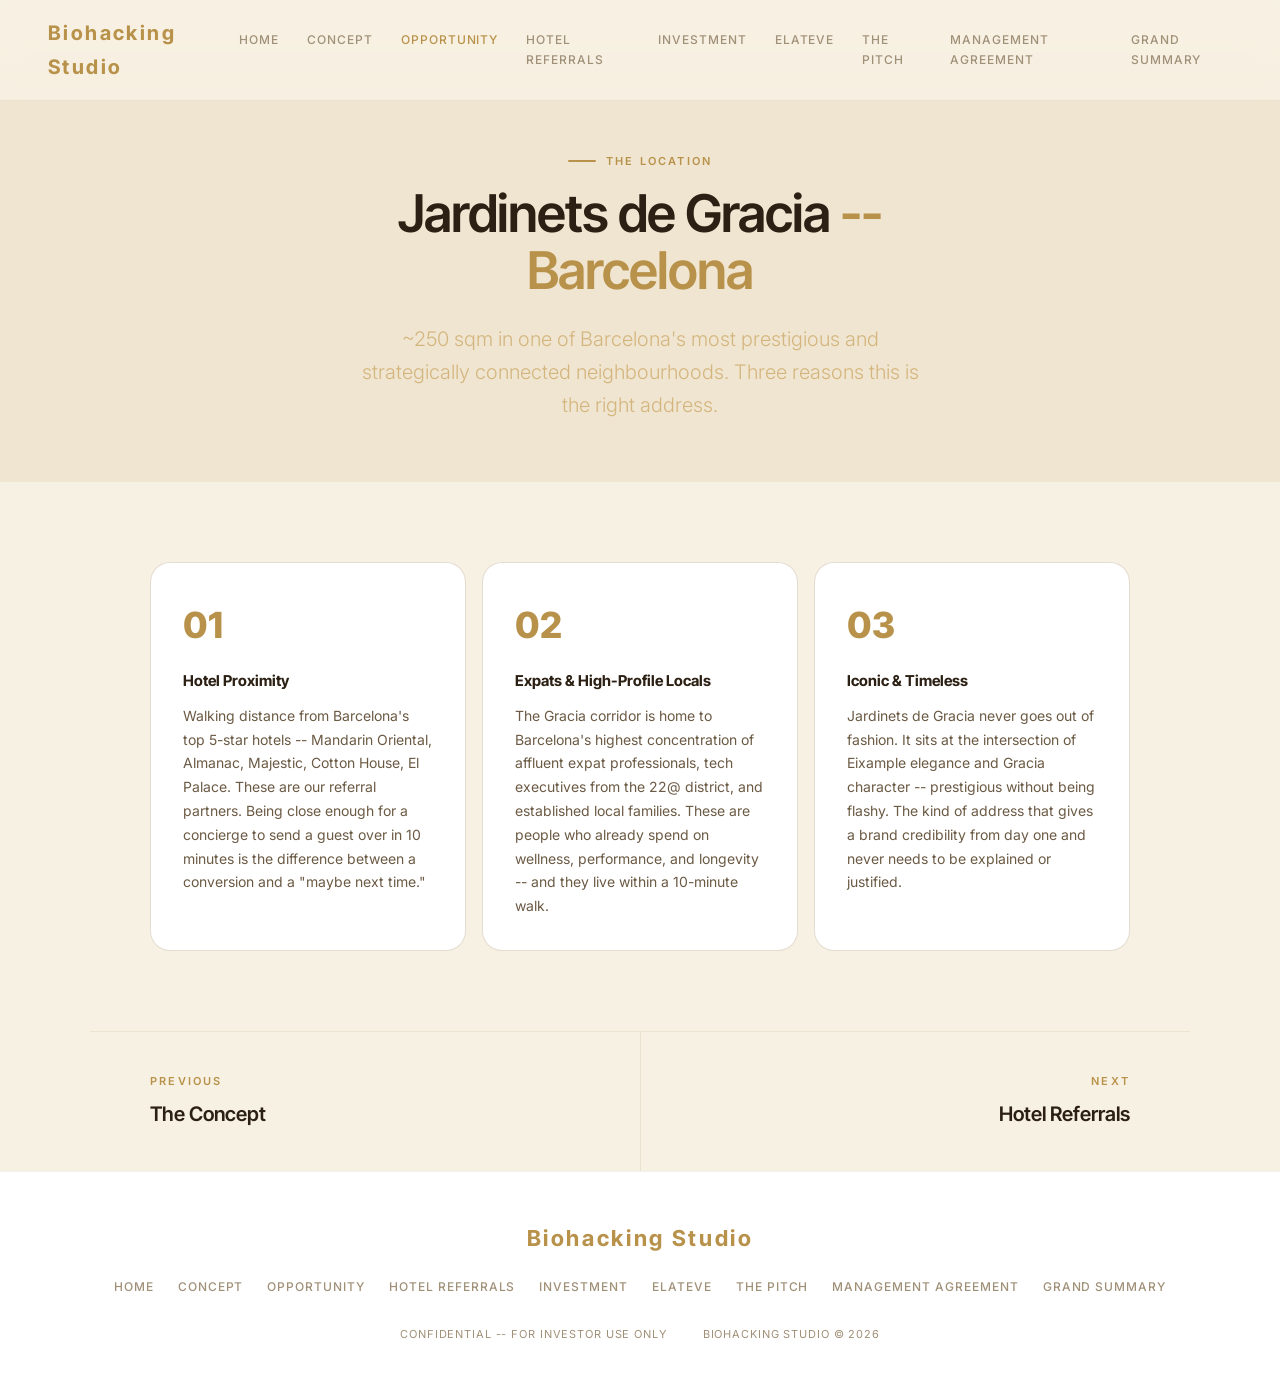
<file: opportunity.html>
<!DOCTYPE html>
<html lang="en">
<head>
<meta charset="UTF-8">
<meta name="viewport" content="width=device-width, initial-scale=1.0">
<title>The Opportunity -- Biohacking Studio</title>
<link rel="preconnect" href="https://fonts.googleapis.com">
<link rel="preconnect" href="https://fonts.gstatic.com" crossorigin>
<link href="https://fonts.googleapis.com/css2?family=Inter+Tight:ital,wght@0,200;0,300;0,400;0,500;0,600;0,700;0,800;1,300;1,400&family=Inter:wght@200;300;400;500;600;700;800&display=swap" rel="stylesheet">
<link rel="stylesheet" href="styles.css?v=5">
</head>
<body>
<nav class="nav">
  <a href="index.html" class="nav-logo">Biohacking Studio</a>
  <button class="nav-toggle" aria-label="Menu">
    <span></span><span></span><span></span>
  </button>
  <div class="nav-links">
    <a href="index.html">Home</a>
    <a href="concept.html">Concept</a>
    <a href="opportunity.html" class="active">Opportunity</a>
    <a href="hotel.html">Hotel Referrals</a>
    <a href="investment.html">Investment</a>
    <a href="elateve.html">Elateve</a>
    <a href="pilot.html">The Pitch</a>
    <a href="management.html">Management Agreement</a>
    <a href="grand-summary.html">Grand Summary</a>
  </div>
</nav>

<div class="page-top"></div>

<!-- THE LOCATION -->
<div class="section-alt full-bleed">
  <div class="section-alt-inner" style="text-align: center; padding-top: 80px; padding-bottom: 60px;">
    <div class="eyebrow" style="justify-content: center;">The Location</div>
    <h2 style="max-width: 700px; margin: 0 auto 24px;">Jardinets de Gracia <em>-- Barcelona</em></h2>
    <p class="lead" style="max-width: 580px; margin: 0 auto;">~250 sqm in one of Barcelona's most prestigious and strategically connected neighbourhoods. Three reasons this is the right address.</p>
  </div>
</div>

<div class="section">
  <div class="inline-grid-3" style="gap: 16px;">
    <div style="background: var(--surface); border: 1px solid var(--border-accent); border-radius: var(--radius); padding: 32px;">
      <div style="font-size: 36px; font-family: 'Inter Tight', sans-serif; font-weight: 800; color: var(--accent); margin-bottom: 12px;">01</div>
      <h4 style="margin: 0 0 10px;">Hotel Proximity</h4>
      <p style="color: var(--text-secondary); font-size: 14px; line-height: 1.7; margin: 0;">Walking distance from Barcelona's top 5-star hotels -- Mandarin Oriental, Almanac, Majestic, Cotton House, El Palace. These are our referral partners. Being close enough for a concierge to send a guest over in 10 minutes is the difference between a conversion and a "maybe next time."</p>
    </div>
    <div style="background: var(--surface); border: 1px solid var(--border-accent); border-radius: var(--radius); padding: 32px;">
      <div style="font-size: 36px; font-family: 'Inter Tight', sans-serif; font-weight: 800; color: var(--accent); margin-bottom: 12px;">02</div>
      <h4 style="margin: 0 0 10px;">Expats &amp; High-Profile Locals</h4>
      <p style="color: var(--text-secondary); font-size: 14px; line-height: 1.7; margin: 0;">The Gracia corridor is home to Barcelona's highest concentration of affluent expat professionals, tech executives from the 22@ district, and established local families. These are people who already spend on wellness, performance, and longevity -- and they live within a 10-minute walk.</p>
    </div>
    <div style="background: var(--surface); border: 1px solid var(--border-accent); border-radius: var(--radius); padding: 32px;">
      <div style="font-size: 36px; font-family: 'Inter Tight', sans-serif; font-weight: 800; color: var(--accent); margin-bottom: 12px;">03</div>
      <h4 style="margin: 0 0 10px;">Iconic &amp; Timeless</h4>
      <p style="color: var(--text-secondary); font-size: 14px; line-height: 1.7; margin: 0;">Jardinets de Gracia never goes out of fashion. It sits at the intersection of Eixample elegance and Gracia character -- prestigious without being flashy. The kind of address that gives a brand credibility from day one and never needs to be explained or justified.</p>
    </div>
  </div>
</div>

<div class="page-nav">
  <a href="concept.html" class="page-nav-link prev">
    <span class="page-nav-label">Previous</span>
    <span class="page-nav-title">The Concept</span>
  </a>
  <a href="hotel.html" class="page-nav-link next">
    <span class="page-nav-label">Next</span>
    <span class="page-nav-title">Hotel Referrals</span>
  </a>
</div>

<footer class="site-footer">
  <div class="footer-inner">
    <div class="footer-brand">Biohacking Studio</div>
    <div class="footer-links">
      <a href="index.html">Home</a>
      <a href="concept.html">Concept</a>
      <a href="opportunity.html">Opportunity</a>
      <a href="hotel.html">Hotel Referrals</a>
      <a href="investment.html">Investment</a>
      <a href="elateve.html">Elateve</a>
      <a href="pilot.html">The Pitch</a>
      <a href="management.html">Management Agreement</a>
      <a href="grand-summary.html">Grand Summary</a>
    </div>
    <div class="footer-meta">
      <span>Confidential -- For Investor Use Only</span>
      <span>Biohacking Studio &copy; 2026</span>
    </div>
  </div>
</footer>
<script>
document.querySelector('.nav-toggle').addEventListener('click', function() {
  document.querySelector('.nav-links').classList.toggle('open');
  this.classList.toggle('open');
});
</script>
</body>
</html>
</file>
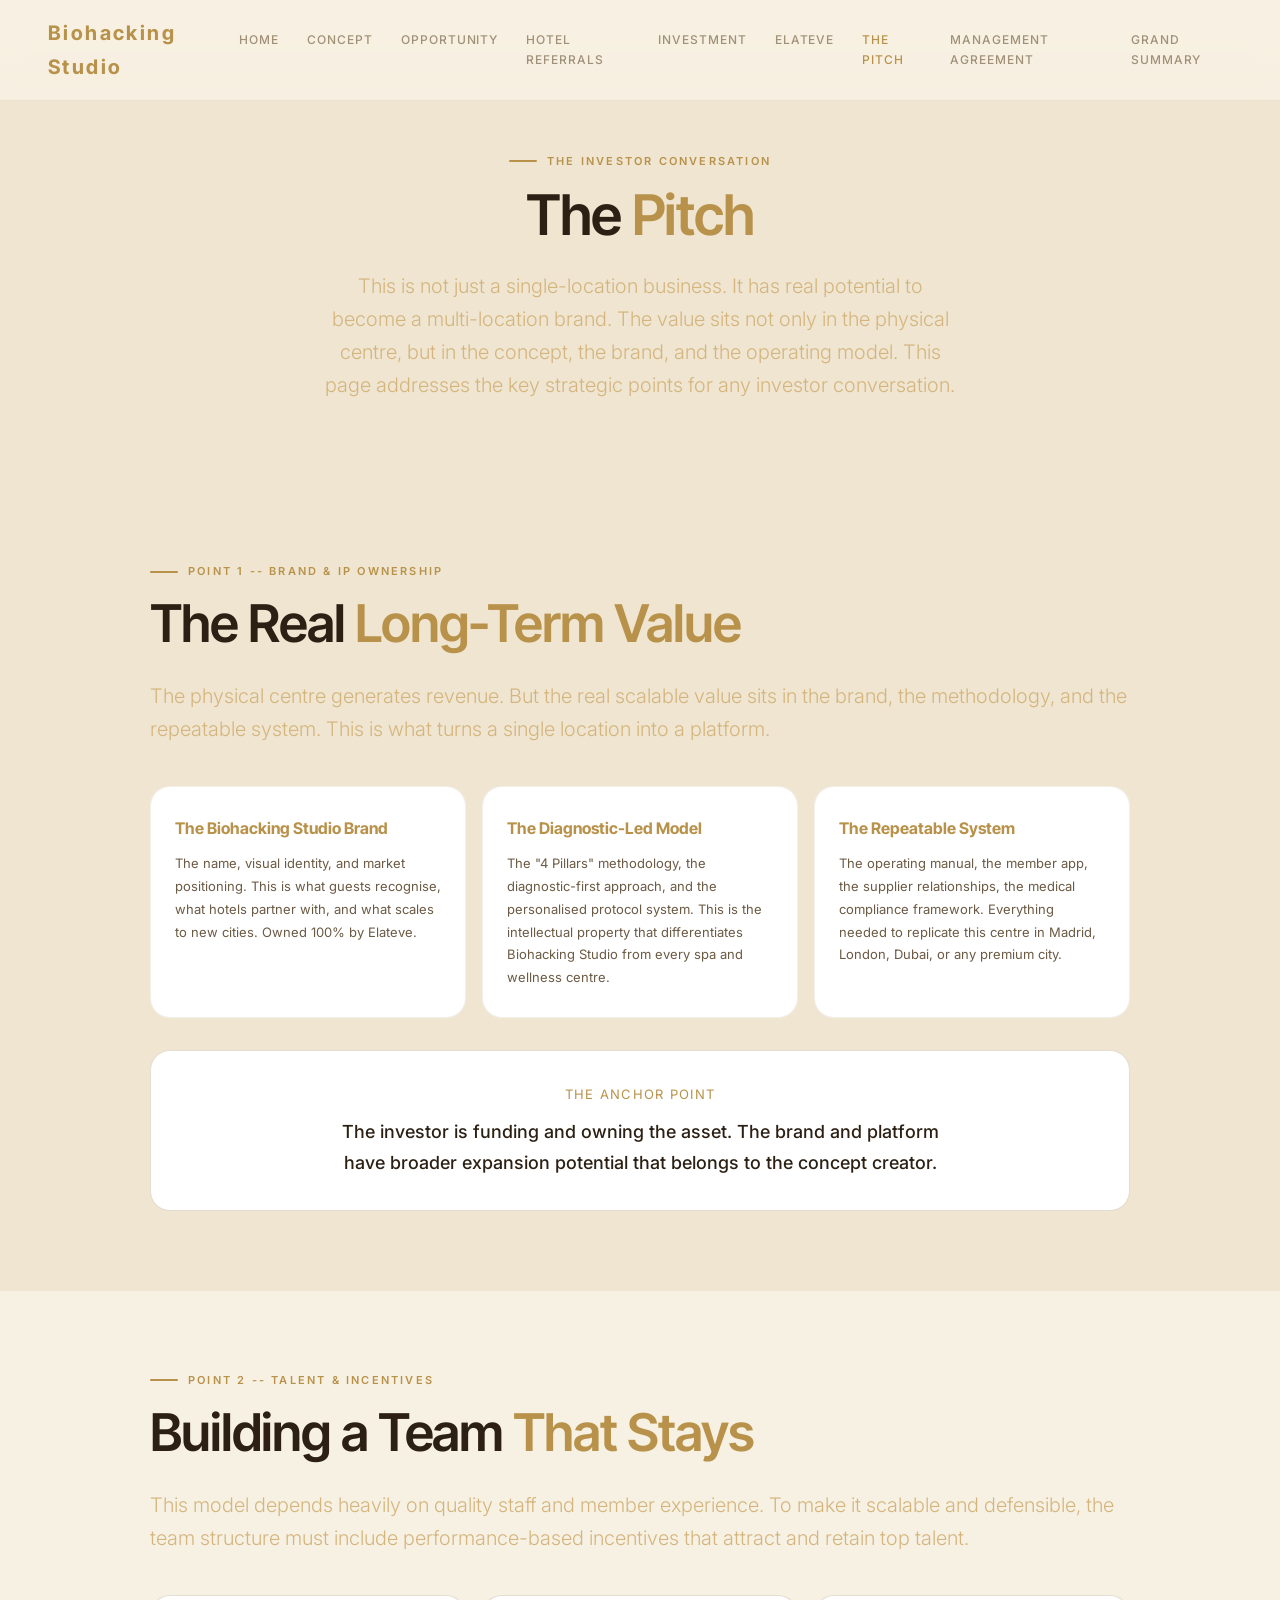
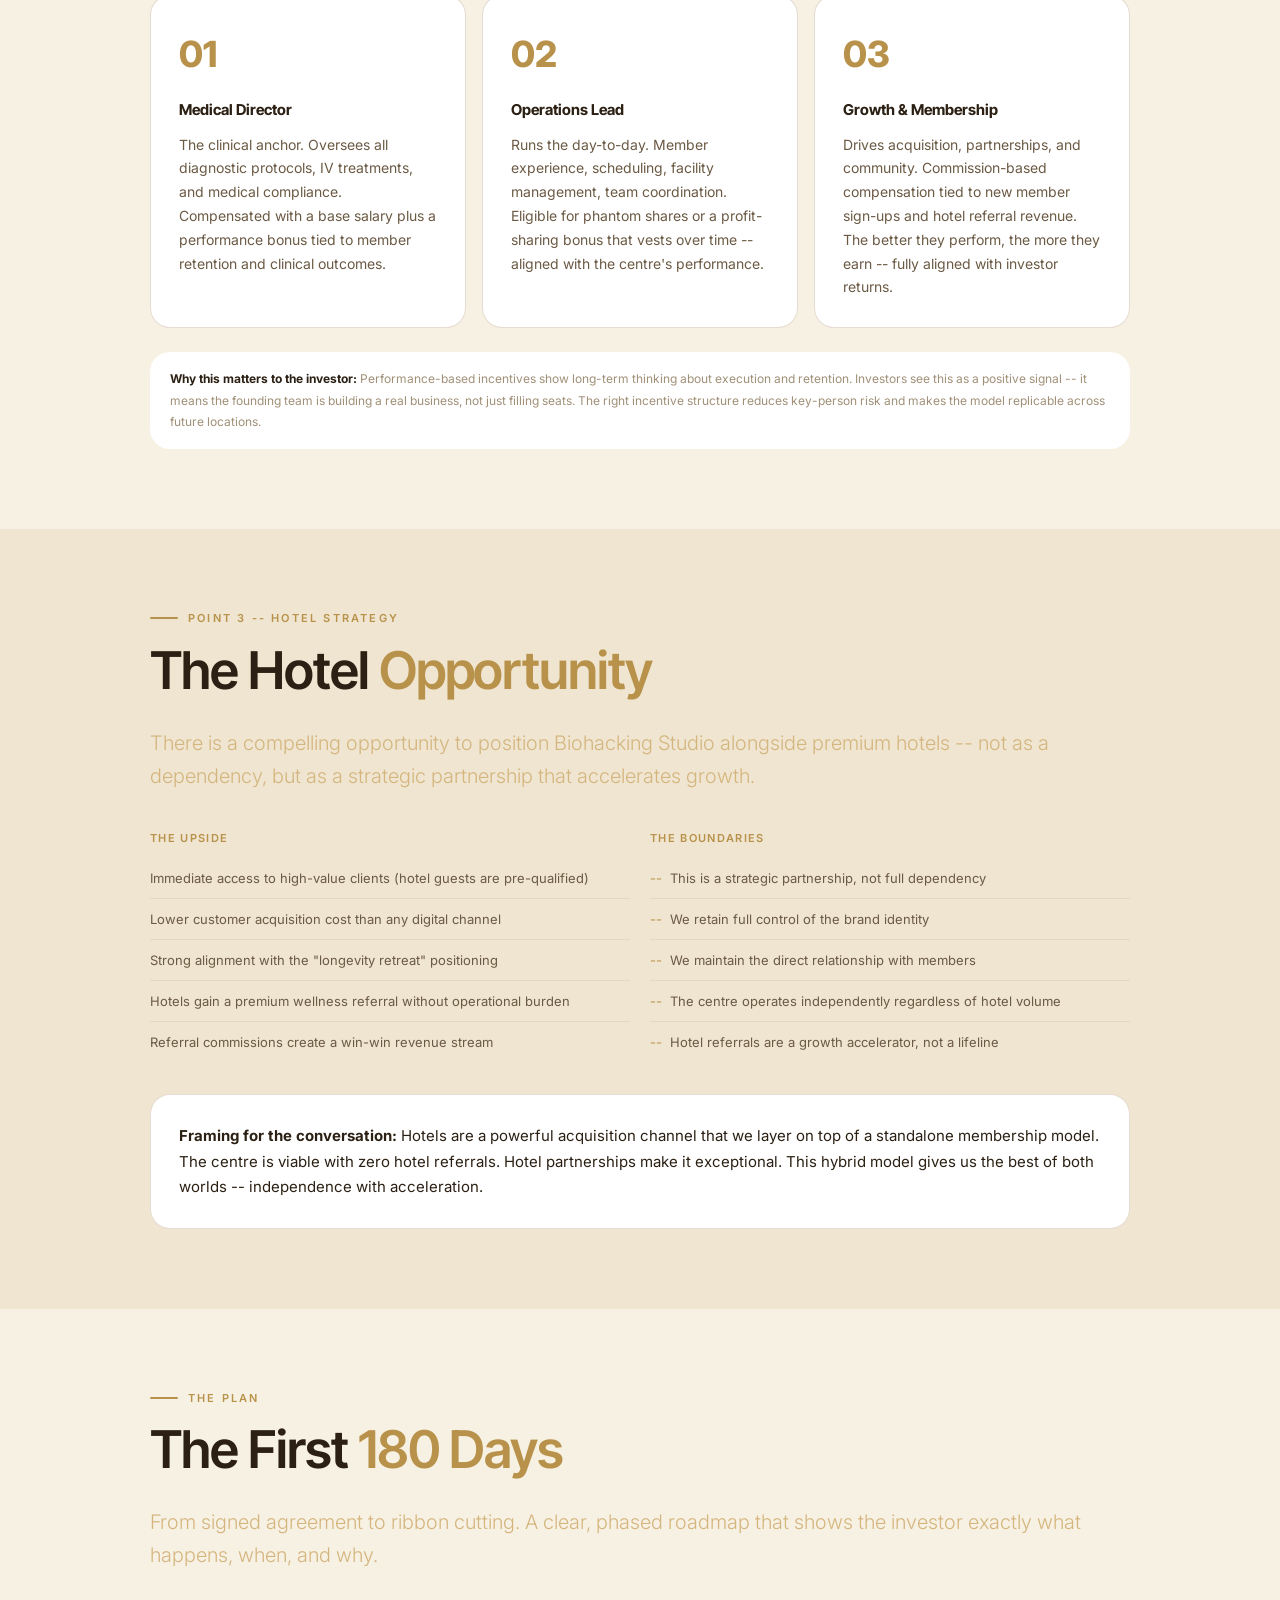
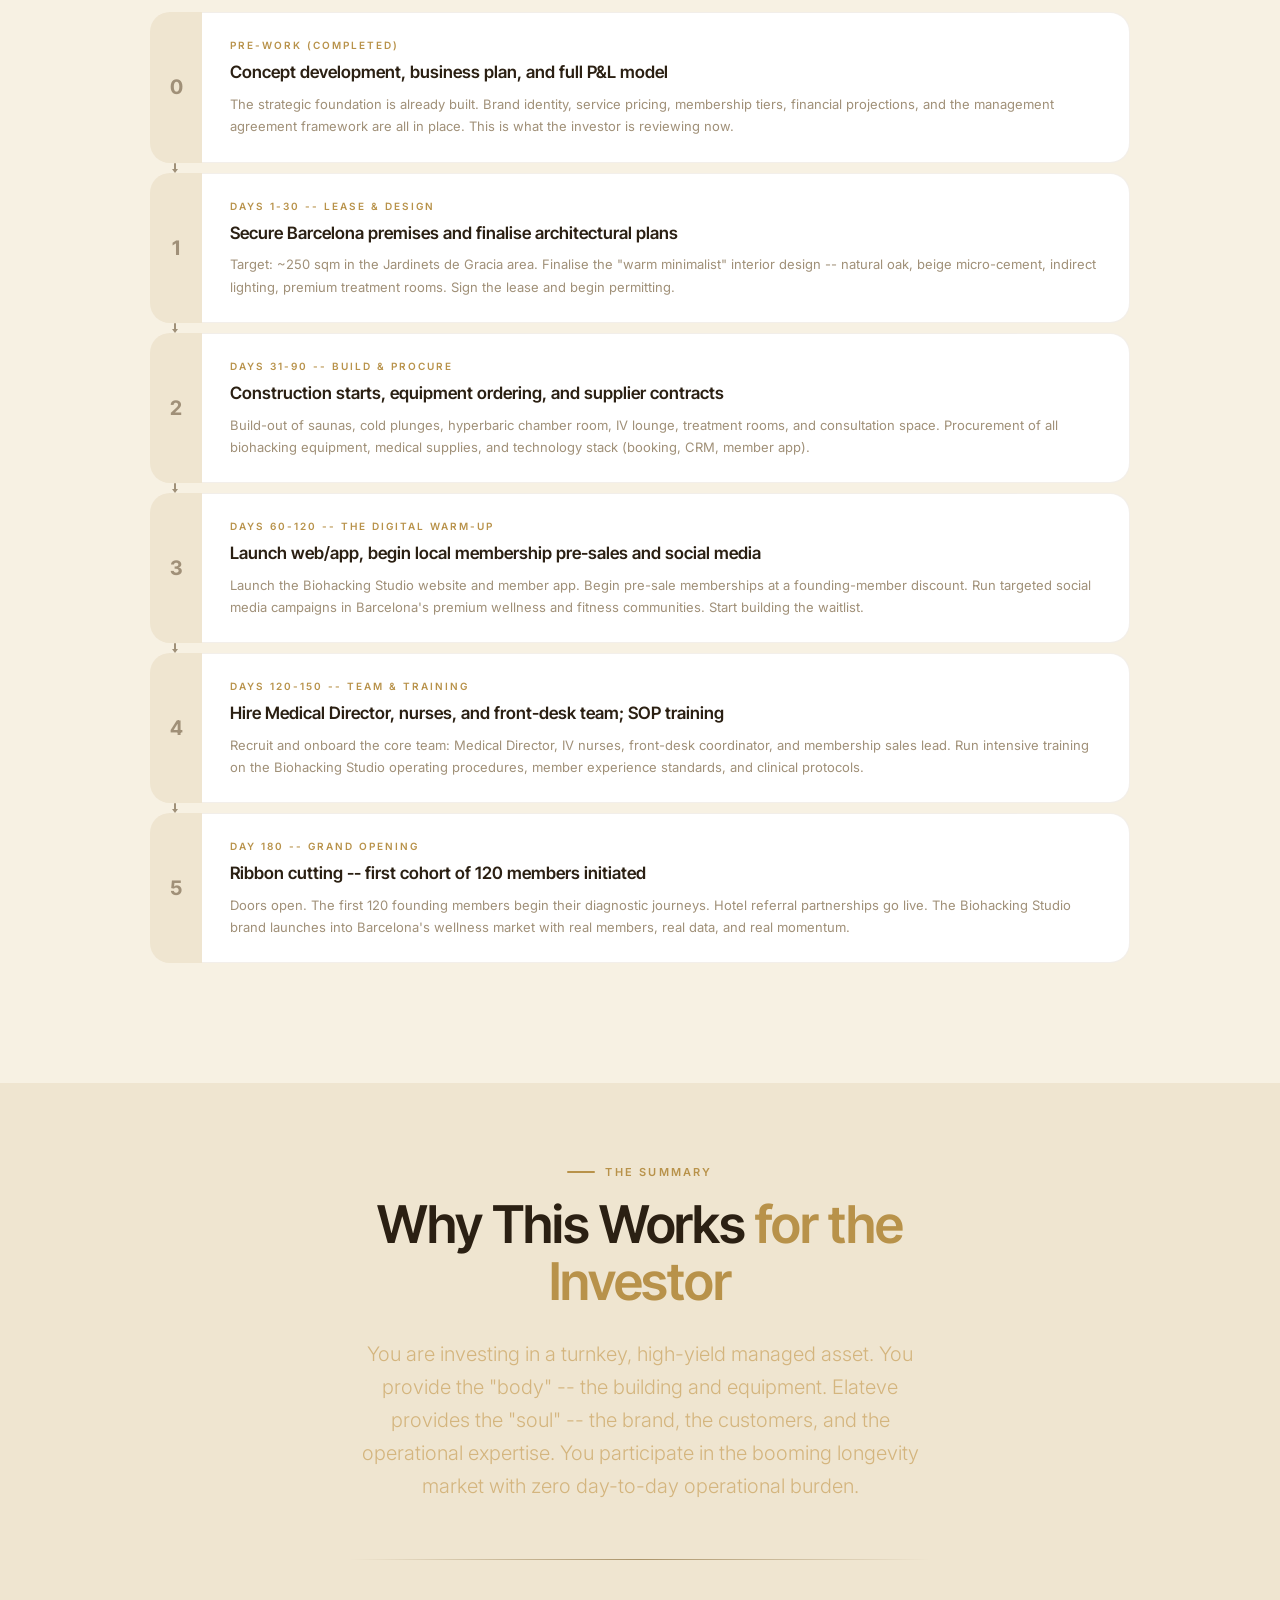
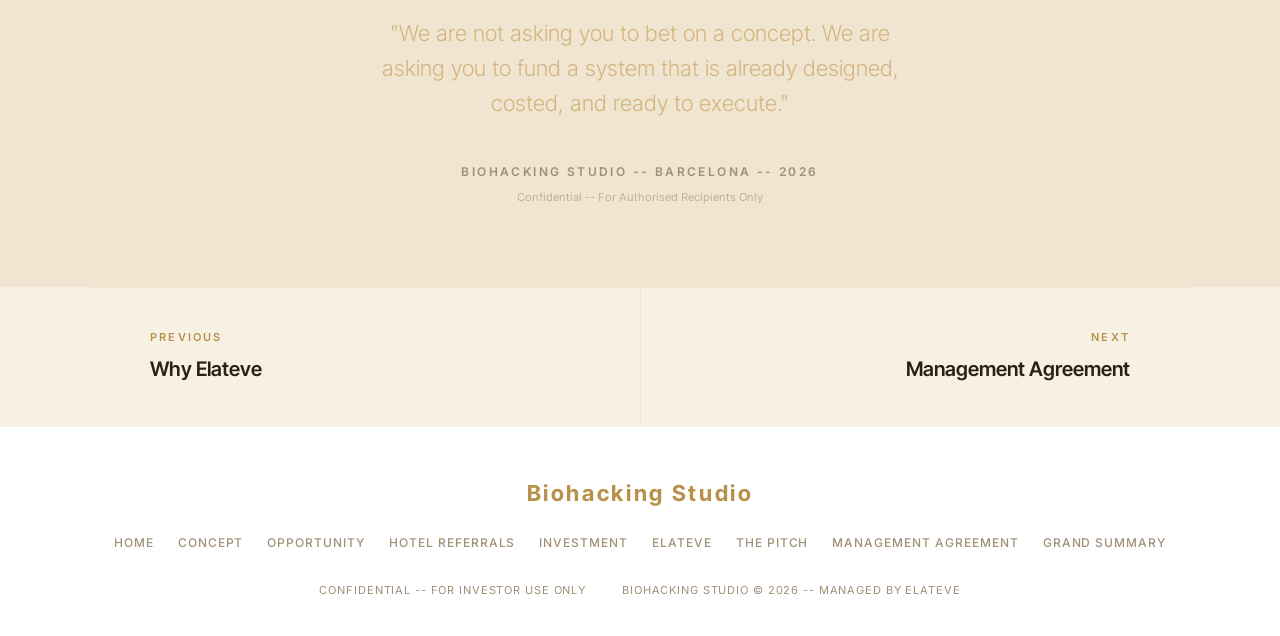
<file: pilot.html>
<!DOCTYPE html>
<html lang="en">
<head>
<meta charset="UTF-8">
<meta name="viewport" content="width=device-width, initial-scale=1.0">
<title>The Pitch -- Biohacking Studio</title>
<link rel="preconnect" href="https://fonts.googleapis.com">
<link rel="preconnect" href="https://fonts.gstatic.com" crossorigin>
<link href="https://fonts.googleapis.com/css2?family=Inter+Tight:ital,wght@0,200;0,300;0,400;0,500;0,600;0,700;0,800;1,300;1,400&family=Inter:wght@200;300;400;500;600;700;800&display=swap" rel="stylesheet">
<link rel="stylesheet" href="styles.css?v=5">
</head>
<body>
<nav class="nav">
  <a href="index.html" class="nav-logo">Biohacking Studio</a>
  <button class="nav-toggle" aria-label="Menu">
    <span></span><span></span><span></span>
  </button>
  <div class="nav-links">
    <a href="index.html">Home</a>
    <a href="concept.html">Concept</a>
    <a href="opportunity.html">Opportunity</a>
    <a href="hotel.html">Hotel Referrals</a>
    <a href="investment.html">Investment</a>
    <a href="elateve.html">Elateve</a>
    <a href="pilot.html" class="active">The Pitch</a>
    <a href="management.html">Management Agreement</a>
    <a href="grand-summary.html">Grand Summary</a>
  </div>
</nav>

<div class="page-top"></div>

<!-- HERO -->
<div class="section-alt full-bleed">
  <div class="section-alt-inner" style="text-align: center; padding-top: 80px; padding-bottom: 80px;">
    <div class="eyebrow" style="justify-content: center;">The Investor Conversation</div>
    <h2 style="font-size: clamp(32px, 5vw, 56px); max-width: 760px; margin: 0 auto 24px;">The <em>Pitch</em></h2>
    <p class="lead" style="max-width: 640px; margin: 0 auto;">This is not just a single-location business. It has real potential to become a multi-location brand. The value sits not only in the physical centre, but in the concept, the brand, and the operating model. This page addresses the key strategic points for any investor conversation.</p>
  </div>
</div>

<!-- BRAND OWNERSHIP -->
<div class="section-alt full-bleed">
  <div class="section-alt-inner">
    <div class="eyebrow">Point 1 -- Brand &amp; IP Ownership</div>
    <h2>The Real <em>Long-Term Value</em></h2>
    <p class="lead">The physical centre generates revenue. But the real scalable value sits in the brand, the methodology, and the repeatable system. This is what turns a single location into a platform.</p>

    <div class="entity-grid" style="margin-top: 40px;">
      <div class="entity-card">
        <h4>The Biohacking Studio Brand</h4>
        <p>The name, visual identity, and market positioning. This is what guests recognise, what hotels partner with, and what scales to new cities. Owned 100% by Elateve.</p>
      </div>
      <div class="entity-card">
        <h4>The Diagnostic-Led Model</h4>
        <p>The "4 Pillars" methodology, the diagnostic-first approach, and the personalised protocol system. This is the intellectual property that differentiates Biohacking Studio from every spa and wellness centre.</p>
      </div>
      <div class="entity-card">
        <h4>The Repeatable System</h4>
        <p>The operating manual, the member app, the supplier relationships, the medical compliance framework. Everything needed to replicate this centre in Madrid, London, Dubai, or any premium city.</p>
      </div>
    </div>

    <div style="background: var(--surface); border: 1px solid var(--border-accent); border-radius: var(--radius); padding: 32px; margin-top: 32px; text-align: center;">
      <div style="font-size: 13px; color: var(--accent); letter-spacing: 0.1em; text-transform: uppercase; margin-bottom: 12px;">The Anchor Point</div>
      <p style="font-size: 18px; color: var(--text); font-weight: 500; line-height: 1.7; max-width: 600px; margin: 0 auto;">The investor is funding and owning the asset. The brand and platform have broader expansion potential that belongs to the concept creator.</p>
    </div>
  </div>
</div>

<!-- TALENT & INCENTIVES -->
<div class="section">
  <div class="eyebrow">Point 2 -- Talent &amp; Incentives</div>
  <h2>Building a Team <em>That Stays</em></h2>
  <p class="lead">This model depends heavily on quality staff and member experience. To make it scalable and defensible, the team structure must include performance-based incentives that attract and retain top talent.</p>

  <div class="inline-grid-3" style="margin-top: 40px; gap: 16px;">
    <div style="background: var(--surface); border: 1px solid var(--border-accent); border-radius: var(--radius); padding: 28px;">
      <div style="font-size: 36px; font-family: var(--font-heading); font-weight: 800; color: var(--accent); margin-bottom: 12px;">01</div>
      <h4 style="margin: 0 0 10px;">Medical Director</h4>
      <p style="color: var(--text-secondary); font-size: 14px; line-height: 1.7; margin: 0;">The clinical anchor. Oversees all diagnostic protocols, IV treatments, and medical compliance. Compensated with a base salary plus a performance bonus tied to member retention and clinical outcomes.</p>
    </div>
    <div style="background: var(--surface); border: 1px solid var(--border-accent); border-radius: var(--radius); padding: 28px;">
      <div style="font-size: 36px; font-family: var(--font-heading); font-weight: 800; color: var(--accent); margin-bottom: 12px;">02</div>
      <h4 style="margin: 0 0 10px;">Operations Lead</h4>
      <p style="color: var(--text-secondary); font-size: 14px; line-height: 1.7; margin: 0;">Runs the day-to-day. Member experience, scheduling, facility management, team coordination. Eligible for phantom shares or a profit-sharing bonus that vests over time -- aligned with the centre's performance.</p>
    </div>
    <div style="background: var(--surface); border: 1px solid var(--border-accent); border-radius: var(--radius); padding: 28px;">
      <div style="font-size: 36px; font-family: var(--font-heading); font-weight: 800; color: var(--accent); margin-bottom: 12px;">03</div>
      <h4 style="margin: 0 0 10px;">Growth &amp; Membership</h4>
      <p style="color: var(--text-secondary); font-size: 14px; line-height: 1.7; margin: 0;">Drives acquisition, partnerships, and community. Commission-based compensation tied to new member sign-ups and hotel referral revenue. The better they perform, the more they earn -- fully aligned with investor returns.</p>
    </div>
  </div>

  <div class="notes-box" style="margin-top: 24px;">
    <strong>Why this matters to the investor:</strong> Performance-based incentives show long-term thinking about execution and retention. Investors see this as a positive signal -- it means the founding team is building a real business, not just filling seats. The right incentive structure reduces key-person risk and makes the model replicable across future locations.
  </div>
</div>

<!-- HOTEL STRATEGY -->
<div class="section-alt full-bleed">
  <div class="section-alt-inner">
    <div class="eyebrow">Point 3 -- Hotel Strategy</div>
    <h2>The Hotel <em>Opportunity</em></h2>
    <p class="lead">There is a compelling opportunity to position Biohacking Studio alongside premium hotels -- not as a dependency, but as a strategic partnership that accelerates growth.</p>

    <div class="inline-grid-2" style="margin-top: 36px;">
      <div>
        <div class="content-block-label">The Upside</div>
        <ul class="summary-list">
          <li>Immediate access to high-value clients (hotel guests are pre-qualified)</li>
          <li>Lower customer acquisition cost than any digital channel</li>
          <li>Strong alignment with the "longevity retreat" positioning</li>
          <li>Hotels gain a premium wellness referral without operational burden</li>
          <li>Referral commissions create a win-win revenue stream</li>
        </ul>
      </div>
      <div>
        <div class="content-block-label">The Boundaries</div>
        <ul class="summary-list summary-list-arrow">
          <li><span class="arrow">--</span> This is a strategic partnership, not full dependency</li>
          <li><span class="arrow">--</span> We retain full control of the brand identity</li>
          <li><span class="arrow">--</span> We maintain the direct relationship with members</li>
          <li><span class="arrow">--</span> The centre operates independently regardless of hotel volume</li>
          <li><span class="arrow">--</span> Hotel referrals are a growth accelerator, not a lifeline</li>
        </ul>
      </div>
    </div>

    <div style="background: var(--surface); border: 1px solid var(--border-accent); border-radius: var(--radius); padding: 28px; margin-top: 32px;">
      <strong>Framing for the conversation:</strong> Hotels are a powerful acquisition channel that we layer on top of a standalone membership model. The centre is viable with zero hotel referrals. Hotel partnerships make it exceptional. This hybrid model gives us the best of both worlds -- independence with acceleration.
    </div>
  </div>
</div>

<!-- 180-DAY TIMELINE -->
<div class="section">
  <div class="eyebrow">The Plan</div>
  <h2>The First <em>180 Days</em></h2>
  <p class="lead">From signed agreement to ribbon cutting. A clear, phased roadmap that shows the investor exactly what happens, when, and why.</p>

  <div class="funnel-container" style="margin-top: 40px;">
    <div class="funnel-step">
      <div class="funnel-num">0</div>
      <div class="funnel-content">
        <div class="funnel-tag">Pre-Work (Completed)</div>
        <div class="funnel-title">Concept development, business plan, and full P&amp;L model</div>
        <div class="funnel-desc">The strategic foundation is already built. Brand identity, service pricing, membership tiers, financial projections, and the management agreement framework are all in place. This is what the investor is reviewing now.</div>
      </div>
      <div class="funnel-arrow"></div>
    </div>
    <div class="funnel-step" style="margin-top: 10px;">
      <div class="funnel-num">1</div>
      <div class="funnel-content">
        <div class="funnel-tag">Days 1-30 -- Lease &amp; Design</div>
        <div class="funnel-title">Secure Barcelona premises and finalise architectural plans</div>
        <div class="funnel-desc">Target: ~250 sqm in the Jardinets de Gracia area. Finalise the "warm minimalist" interior design -- natural oak, beige micro-cement, indirect lighting, premium treatment rooms. Sign the lease and begin permitting.</div>
      </div>
      <div class="funnel-arrow"></div>
    </div>
    <div class="funnel-step" style="margin-top: 10px;">
      <div class="funnel-num">2</div>
      <div class="funnel-content">
        <div class="funnel-tag">Days 31-90 -- Build &amp; Procure</div>
        <div class="funnel-title">Construction starts, equipment ordering, and supplier contracts</div>
        <div class="funnel-desc">Build-out of saunas, cold plunges, hyperbaric chamber room, IV lounge, treatment rooms, and consultation space. Procurement of all biohacking equipment, medical supplies, and technology stack (booking, CRM, member app).</div>
      </div>
      <div class="funnel-arrow"></div>
    </div>
    <div class="funnel-step" style="margin-top: 10px;">
      <div class="funnel-num">3</div>
      <div class="funnel-content">
        <div class="funnel-tag">Days 60-120 -- The Digital Warm-Up</div>
        <div class="funnel-title">Launch web/app, begin local membership pre-sales and social media</div>
        <div class="funnel-desc">Launch the Biohacking Studio website and member app. Begin pre-sale memberships at a founding-member discount. Run targeted social media campaigns in Barcelona's premium wellness and fitness communities. Start building the waitlist.</div>
      </div>
      <div class="funnel-arrow"></div>
    </div>
    <div class="funnel-step" style="margin-top: 10px;">
      <div class="funnel-num">4</div>
      <div class="funnel-content">
        <div class="funnel-tag">Days 120-150 -- Team &amp; Training</div>
        <div class="funnel-title">Hire Medical Director, nurses, and front-desk team; SOP training</div>
        <div class="funnel-desc">Recruit and onboard the core team: Medical Director, IV nurses, front-desk coordinator, and membership sales lead. Run intensive training on the Biohacking Studio operating procedures, member experience standards, and clinical protocols.</div>
      </div>
      <div class="funnel-arrow"></div>
    </div>
    <div class="funnel-step" style="margin-top: 10px;">
      <div class="funnel-num">5</div>
      <div class="funnel-content">
        <div class="funnel-tag">Day 180 -- Grand Opening</div>
        <div class="funnel-title">Ribbon cutting -- first cohort of 120 members initiated</div>
        <div class="funnel-desc">Doors open. The first 120 founding members begin their diagnostic journeys. Hotel referral partnerships go live. The Biohacking Studio brand launches into Barcelona's wellness market with real members, real data, and real momentum.</div>
      </div>
    </div>
  </div>
</div>

<!-- WHY THIS WORKS -->
<div class="section-alt full-bleed">
  <div style="padding: 80px 60px; max-width: 700px; margin: 0 auto; text-align: center;">
    <div class="eyebrow" style="justify-content: center;">The Summary</div>
    <h2>Why This Works <em>for the Investor</em></h2>
    <p class="lead" style="margin: 0 auto 40px;">You are investing in a turnkey, high-yield managed asset. You provide the "body" -- the building and equipment. Elateve provides the "soul" -- the brand, the customers, and the operational expertise. You participate in the booming longevity market with zero day-to-day operational burden.</p>
    <div class="divider divider-gold"></div>
    <div class="closing-quote" style="margin-top: 40px;">
      "We are not asking you to bet on a concept. We are asking you to fund a system that is already designed, costed, and ready to execute."
    </div>
    <div class="closing-attribution">Biohacking Studio -- Barcelona -- 2026</div>
    <div class="closing-confidential">Confidential -- For Authorised Recipients Only</div>
  </div>
</div>

<div class="page-nav">
  <a href="elateve.html" class="page-nav-link prev">
    <span class="page-nav-label">Previous</span>
    <span class="page-nav-title">Why Elateve</span>
  </a>
  <a href="management.html" class="page-nav-link next">
    <span class="page-nav-label">Next</span>
    <span class="page-nav-title">Management Agreement</span>
  </a>
</div>

<footer class="site-footer">
  <div class="footer-inner">
    <div class="footer-brand">Biohacking Studio</div>
    <div class="footer-links">
      <a href="index.html">Home</a>
      <a href="concept.html">Concept</a>
      <a href="opportunity.html">Opportunity</a>
      <a href="hotel.html">Hotel Referrals</a>
      <a href="investment.html">Investment</a>
      <a href="elateve.html">Elateve</a>
      <a href="pilot.html">The Pitch</a>
      <a href="management.html">Management Agreement</a>
      <a href="grand-summary.html">Grand Summary</a>
    </div>
    <div class="footer-meta">
      <span>Confidential -- For Investor Use Only</span>
      <span>Biohacking Studio &copy; 2026 -- Managed by Elateve</span>
    </div>
  </div>
</footer>
<script>
document.querySelector('.nav-toggle').addEventListener('click', function() {
  document.querySelector('.nav-links').classList.toggle('open');
  this.classList.toggle('open');
});
</script>
</body>
</html>
</file>
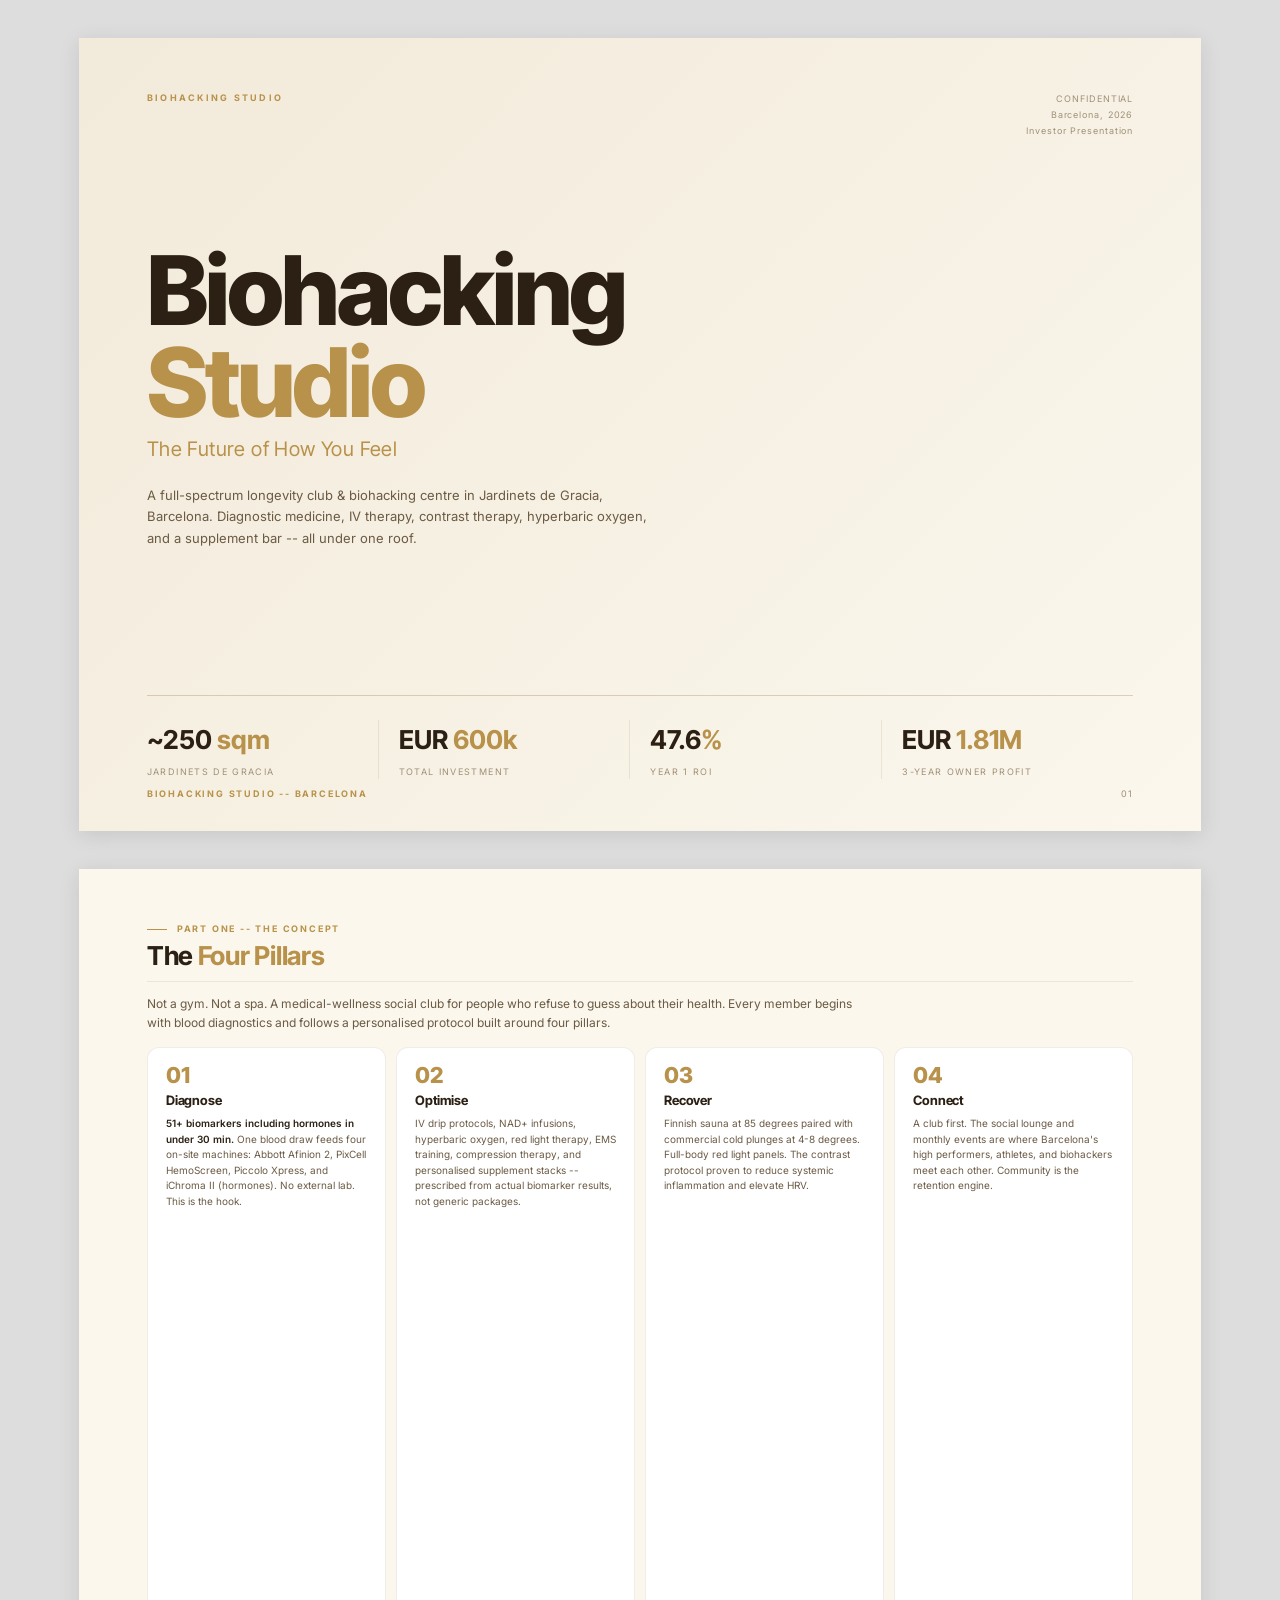
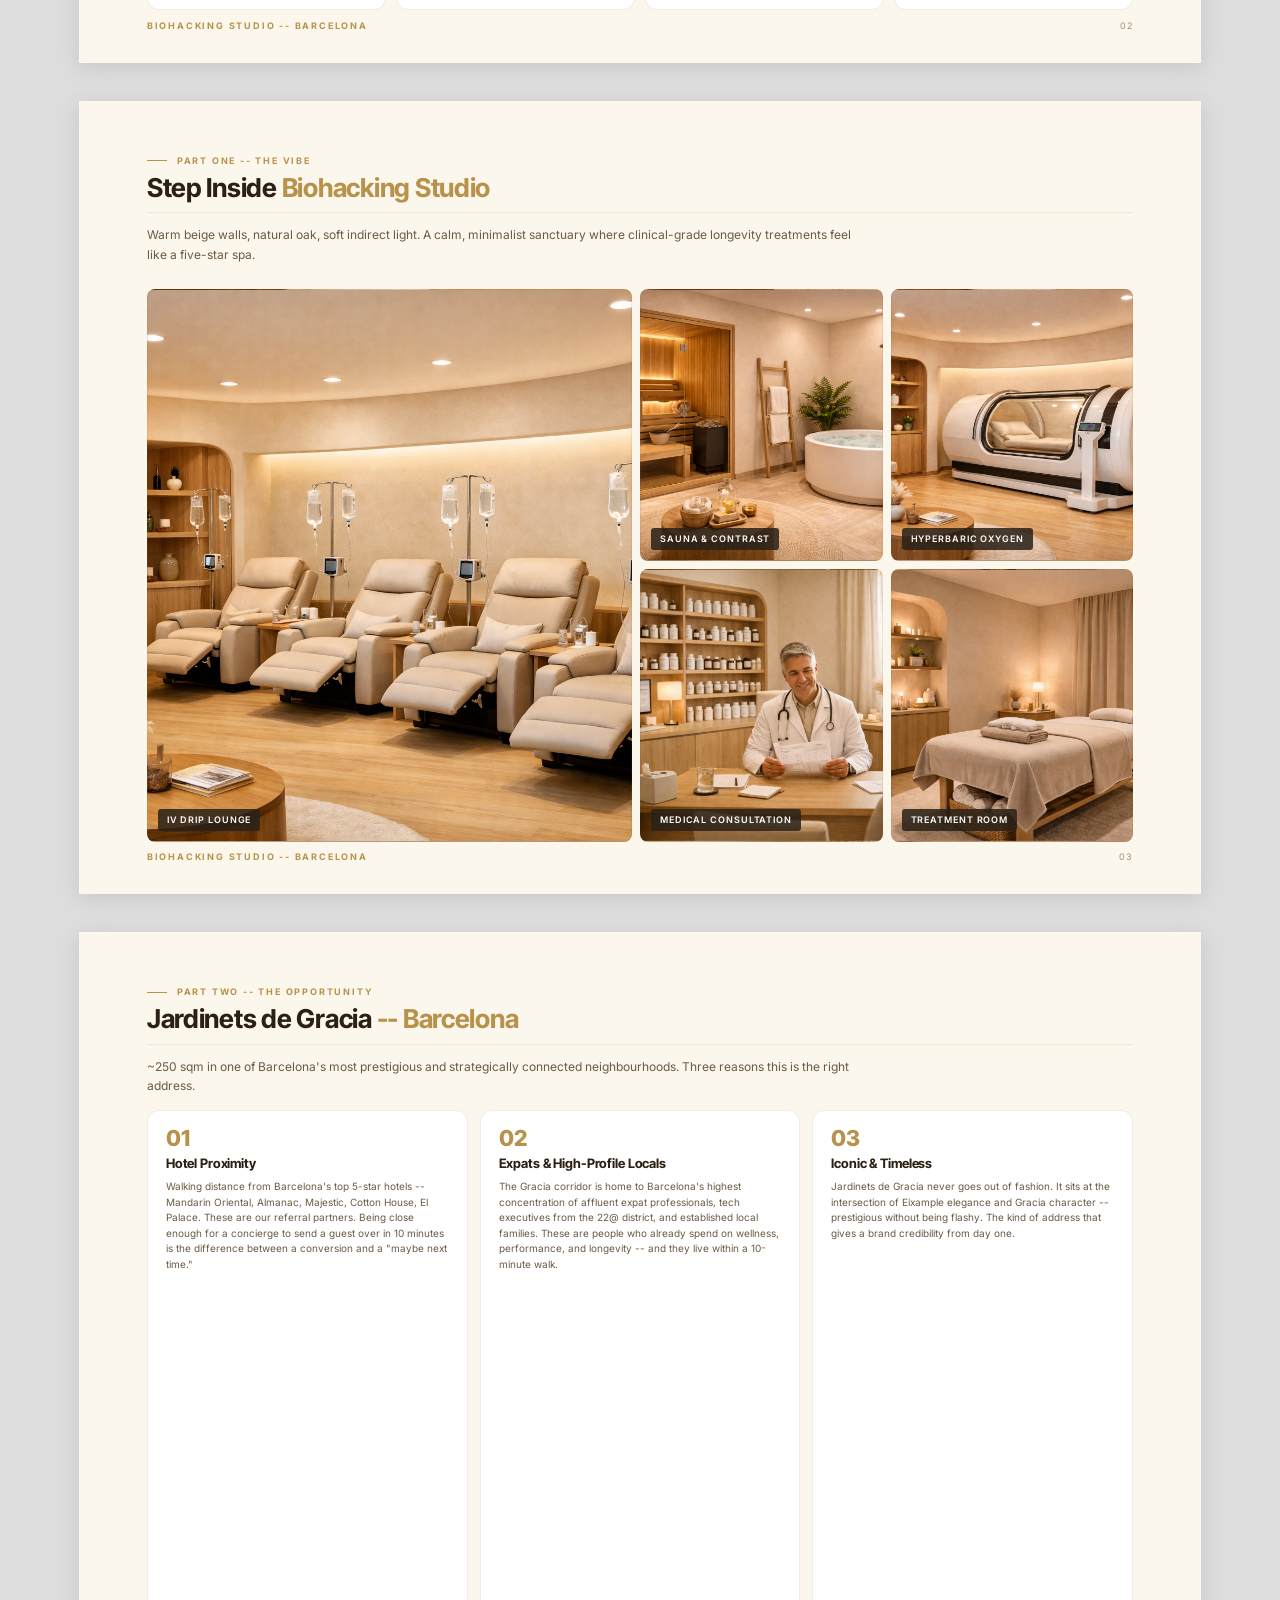
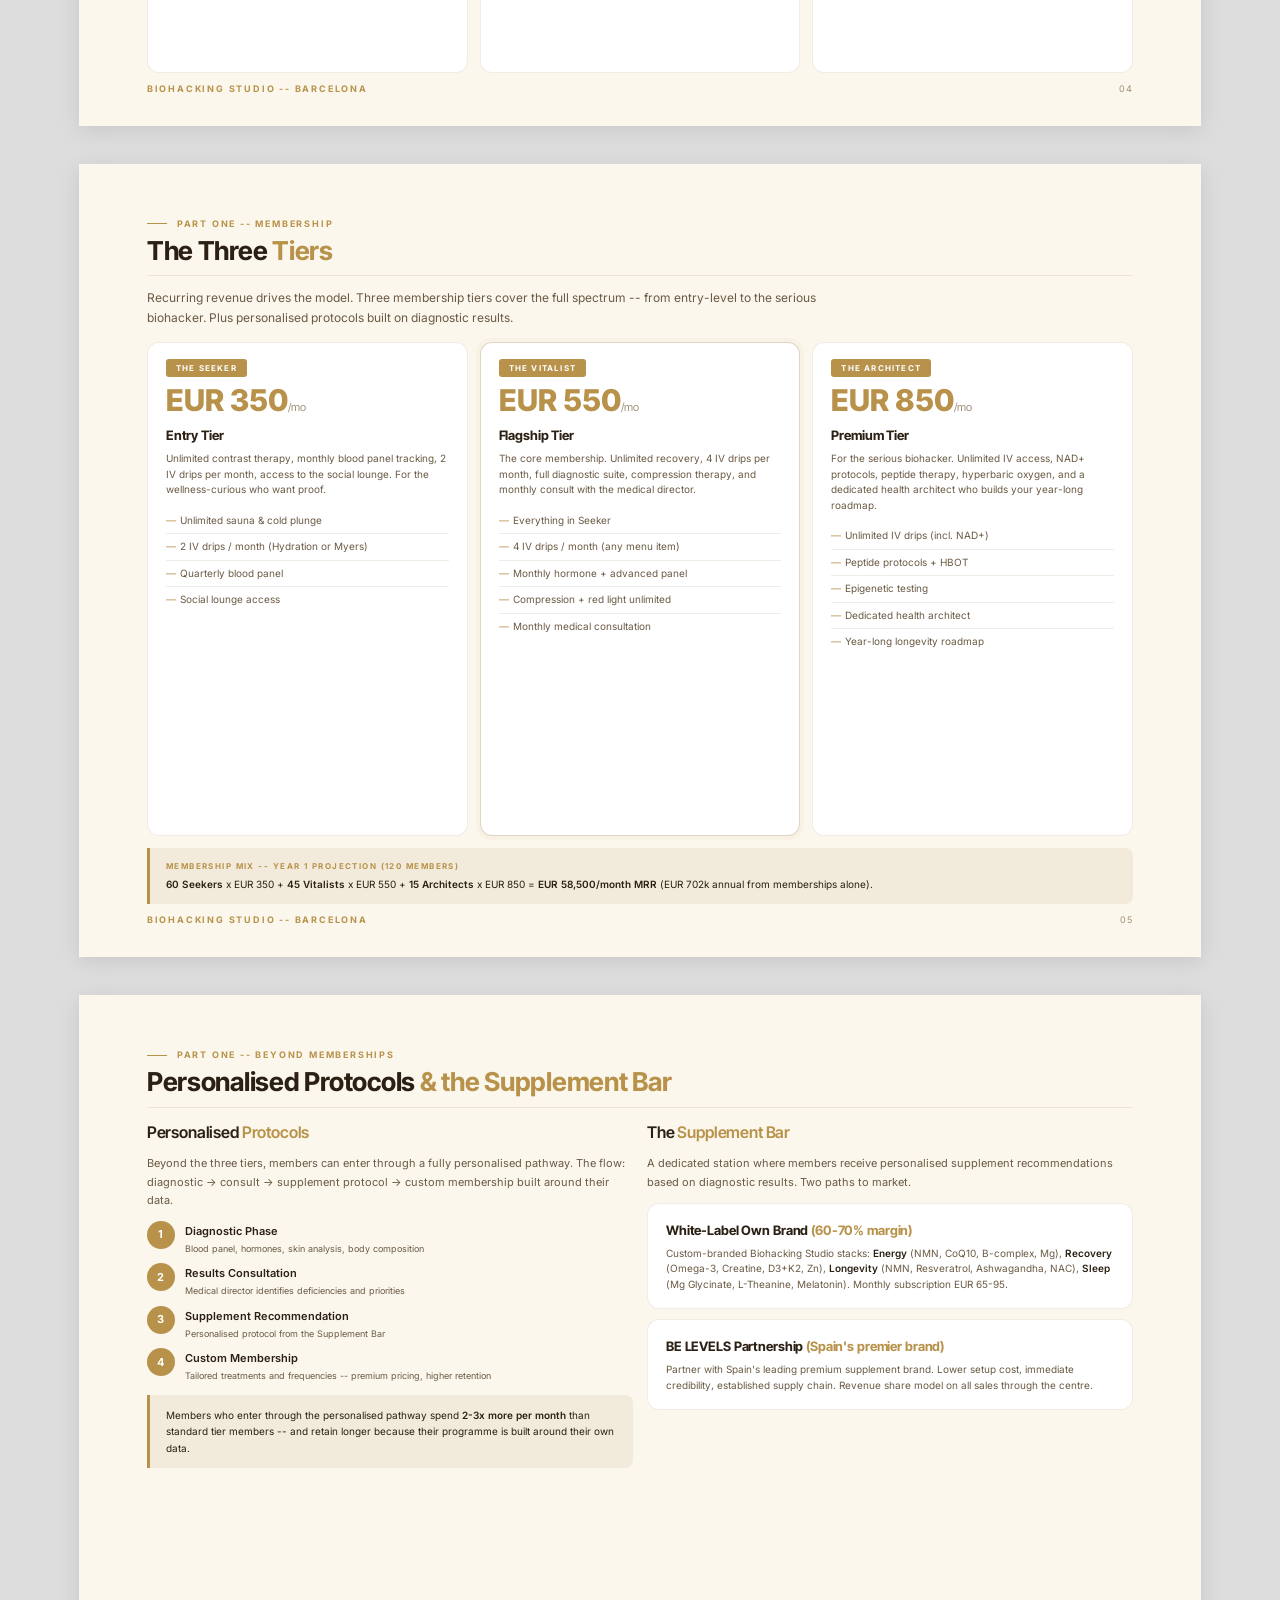
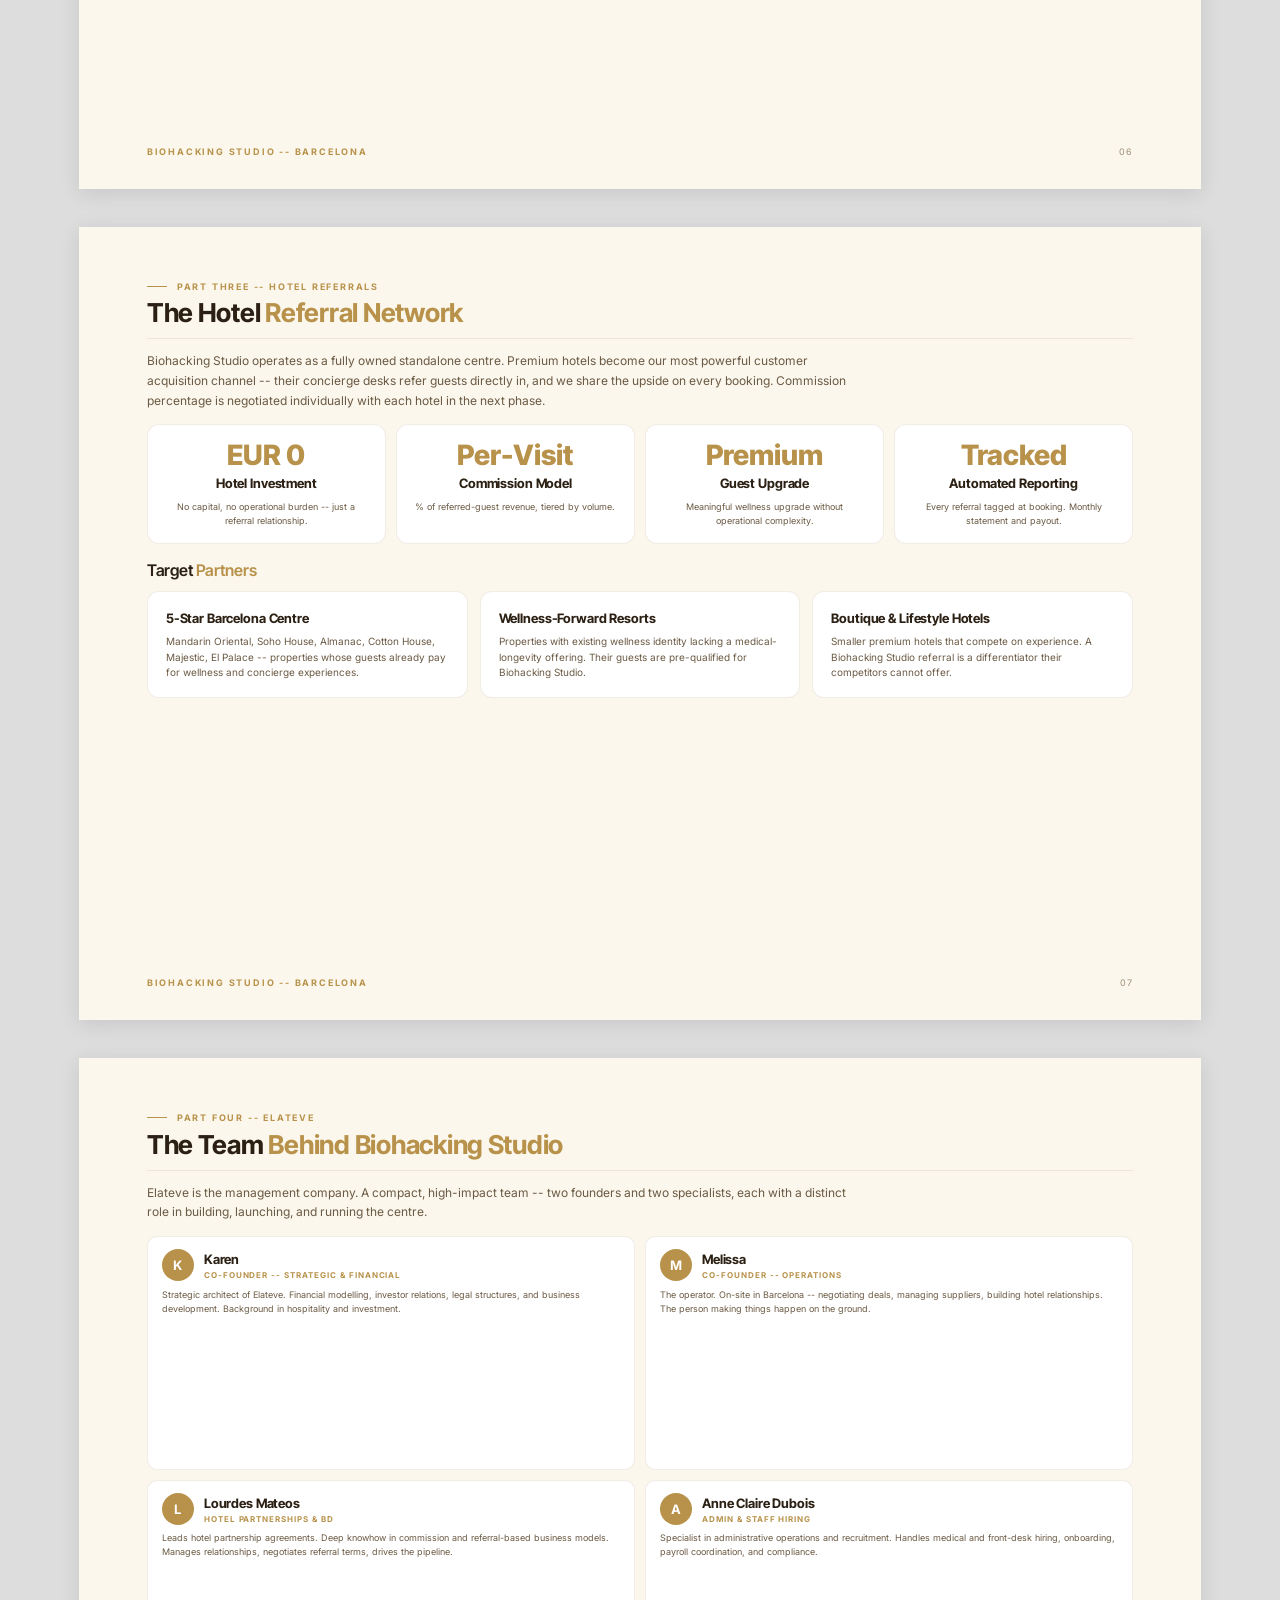
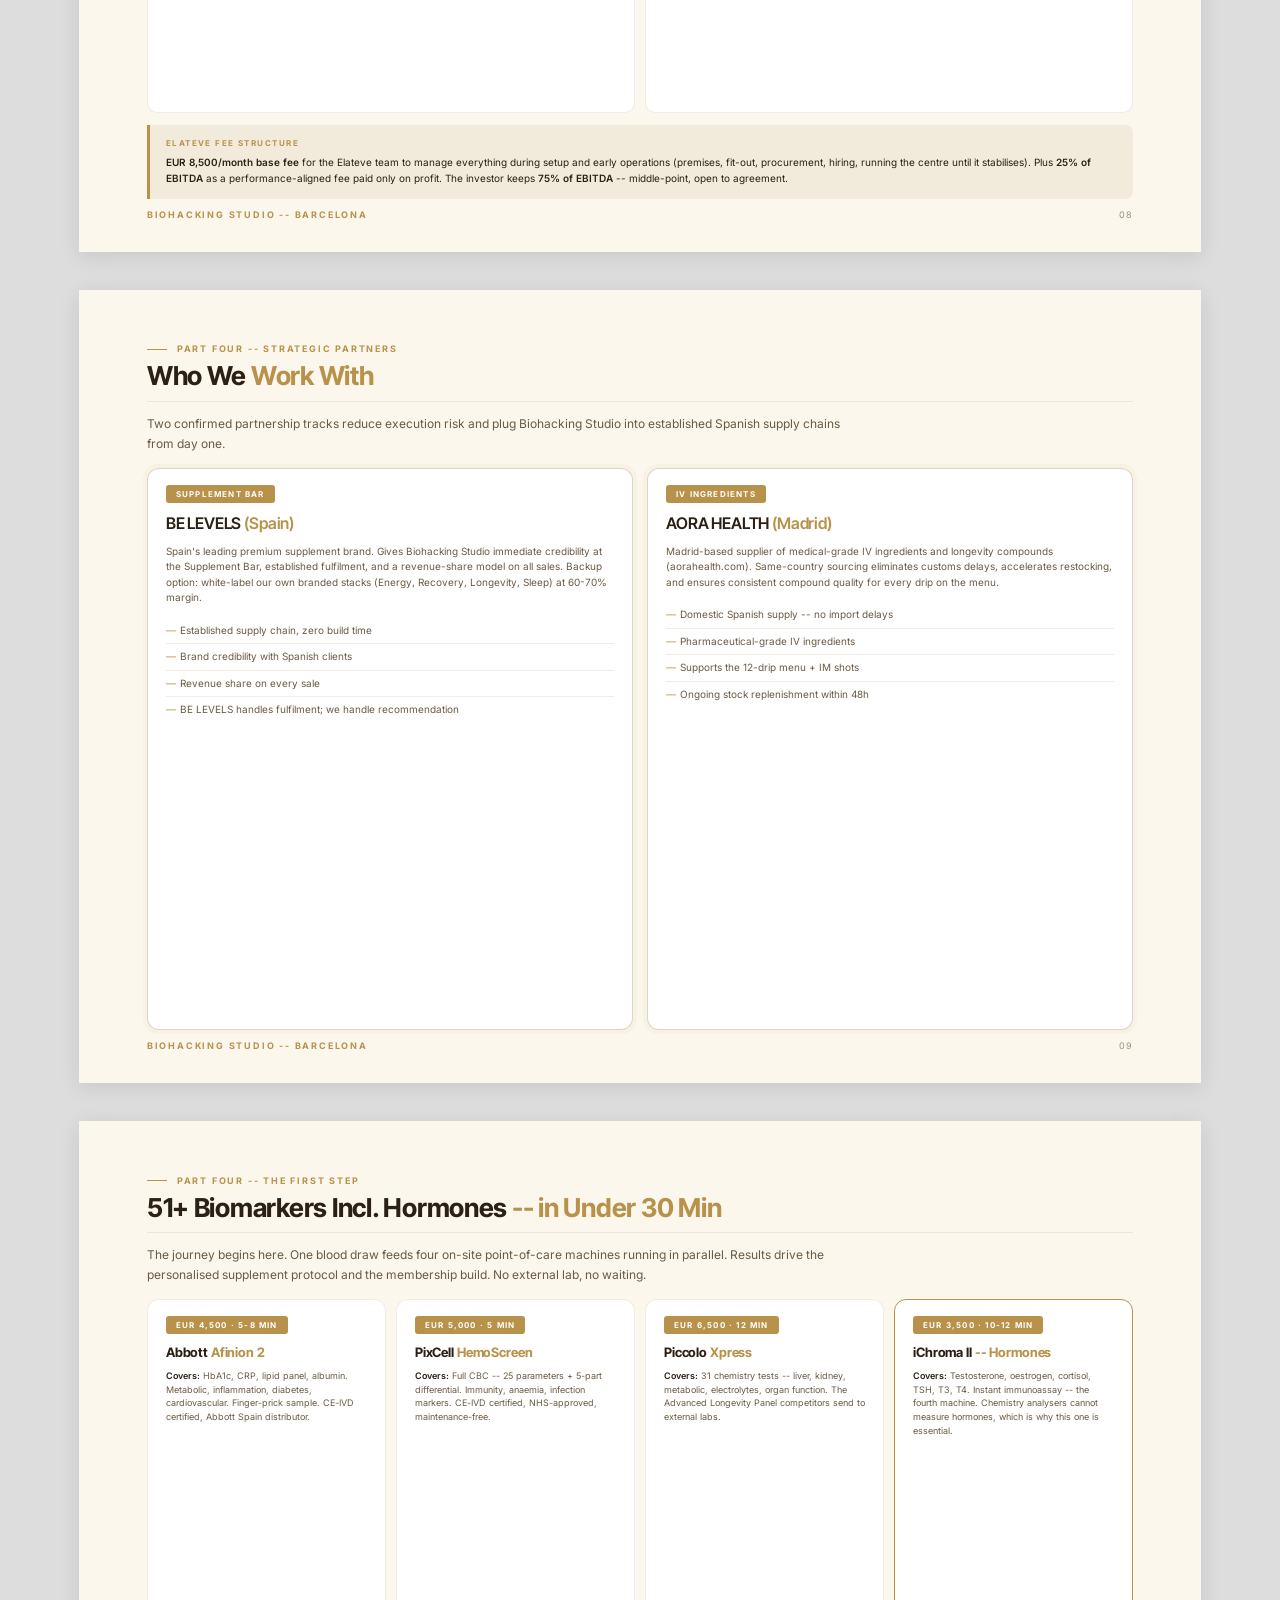
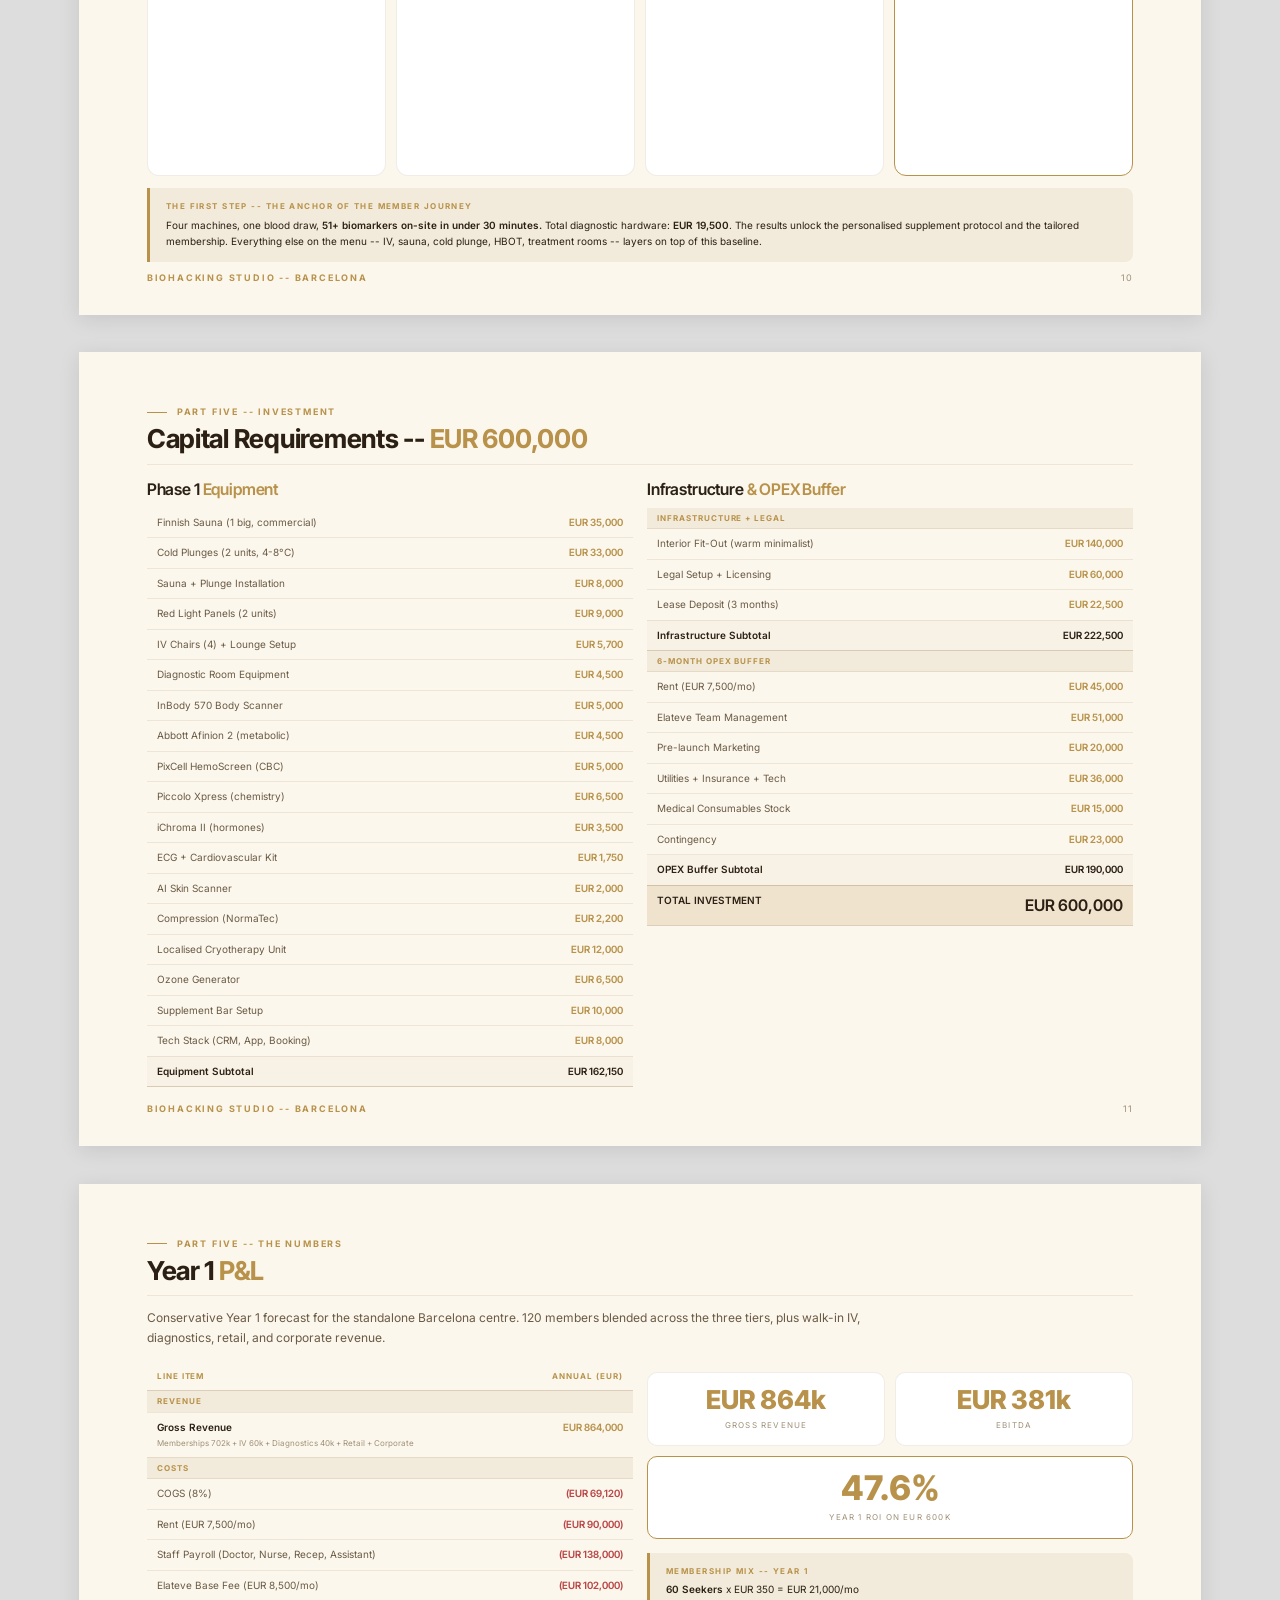
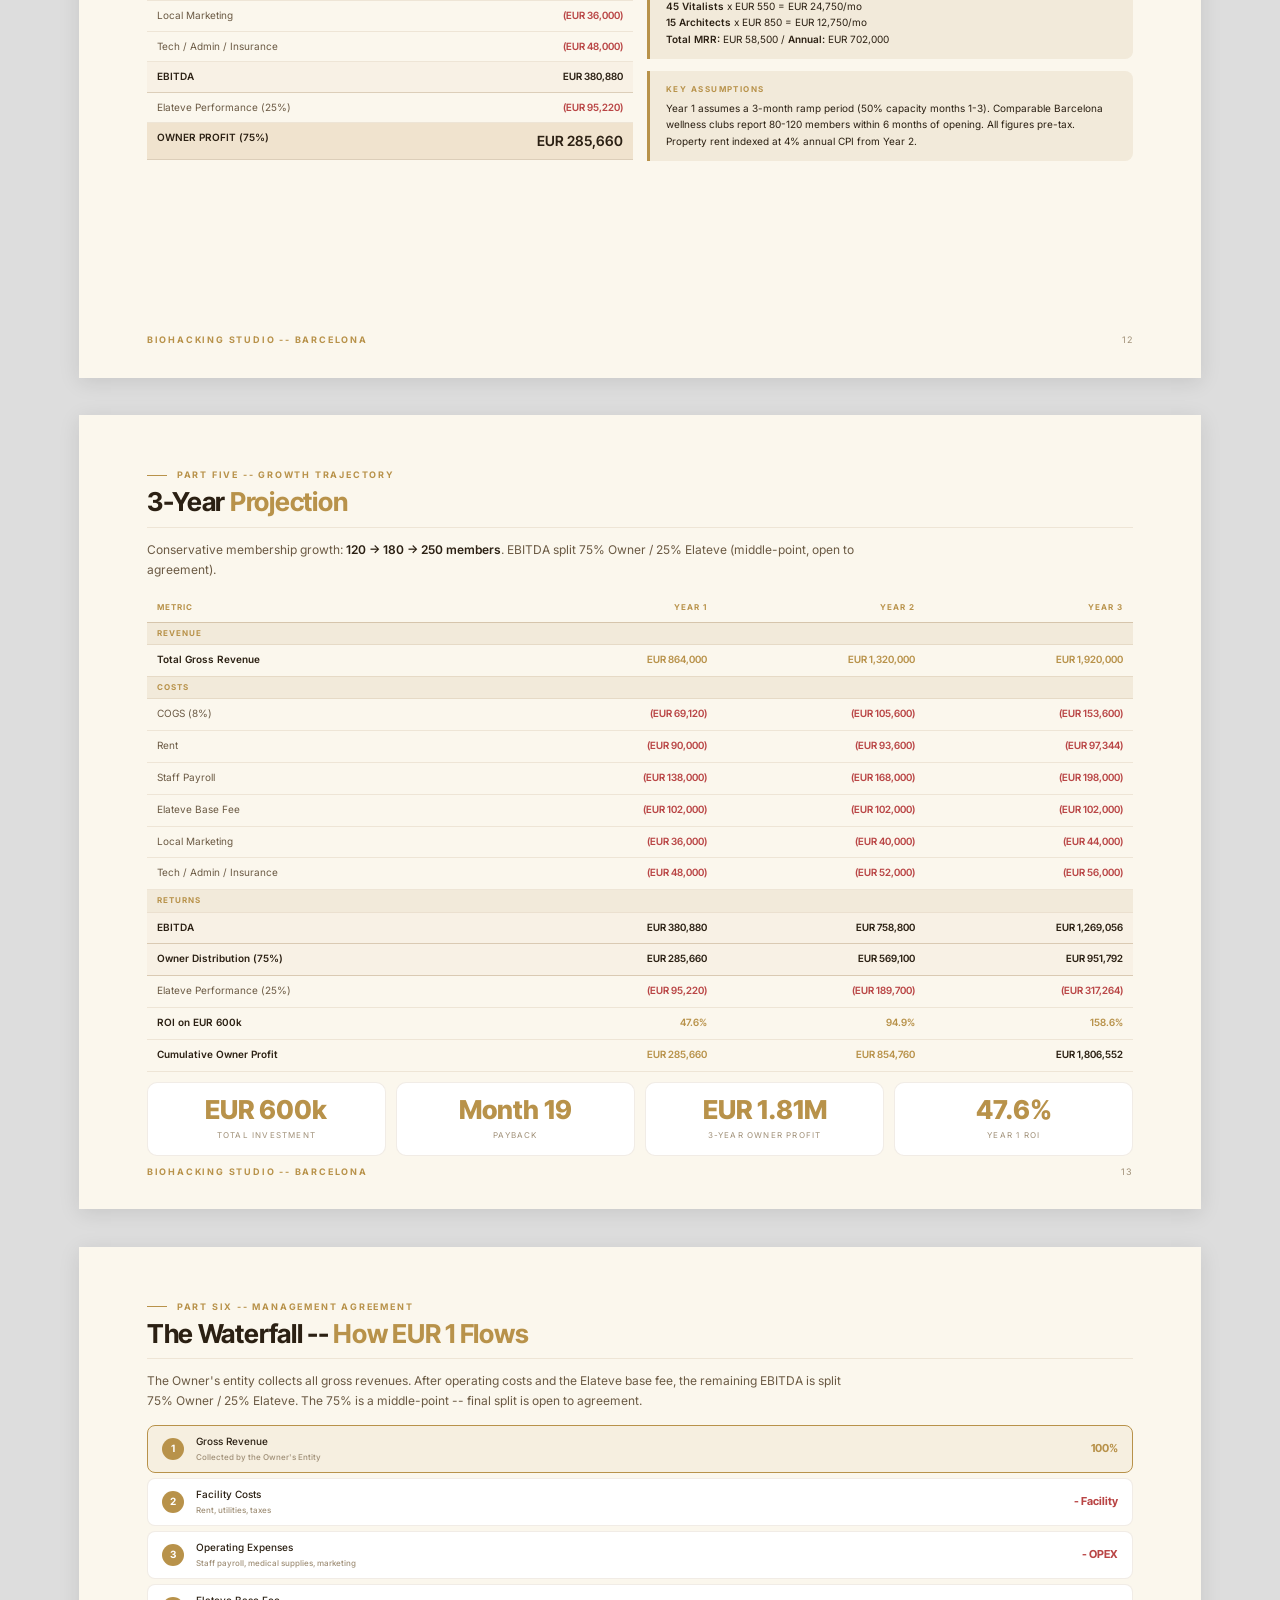
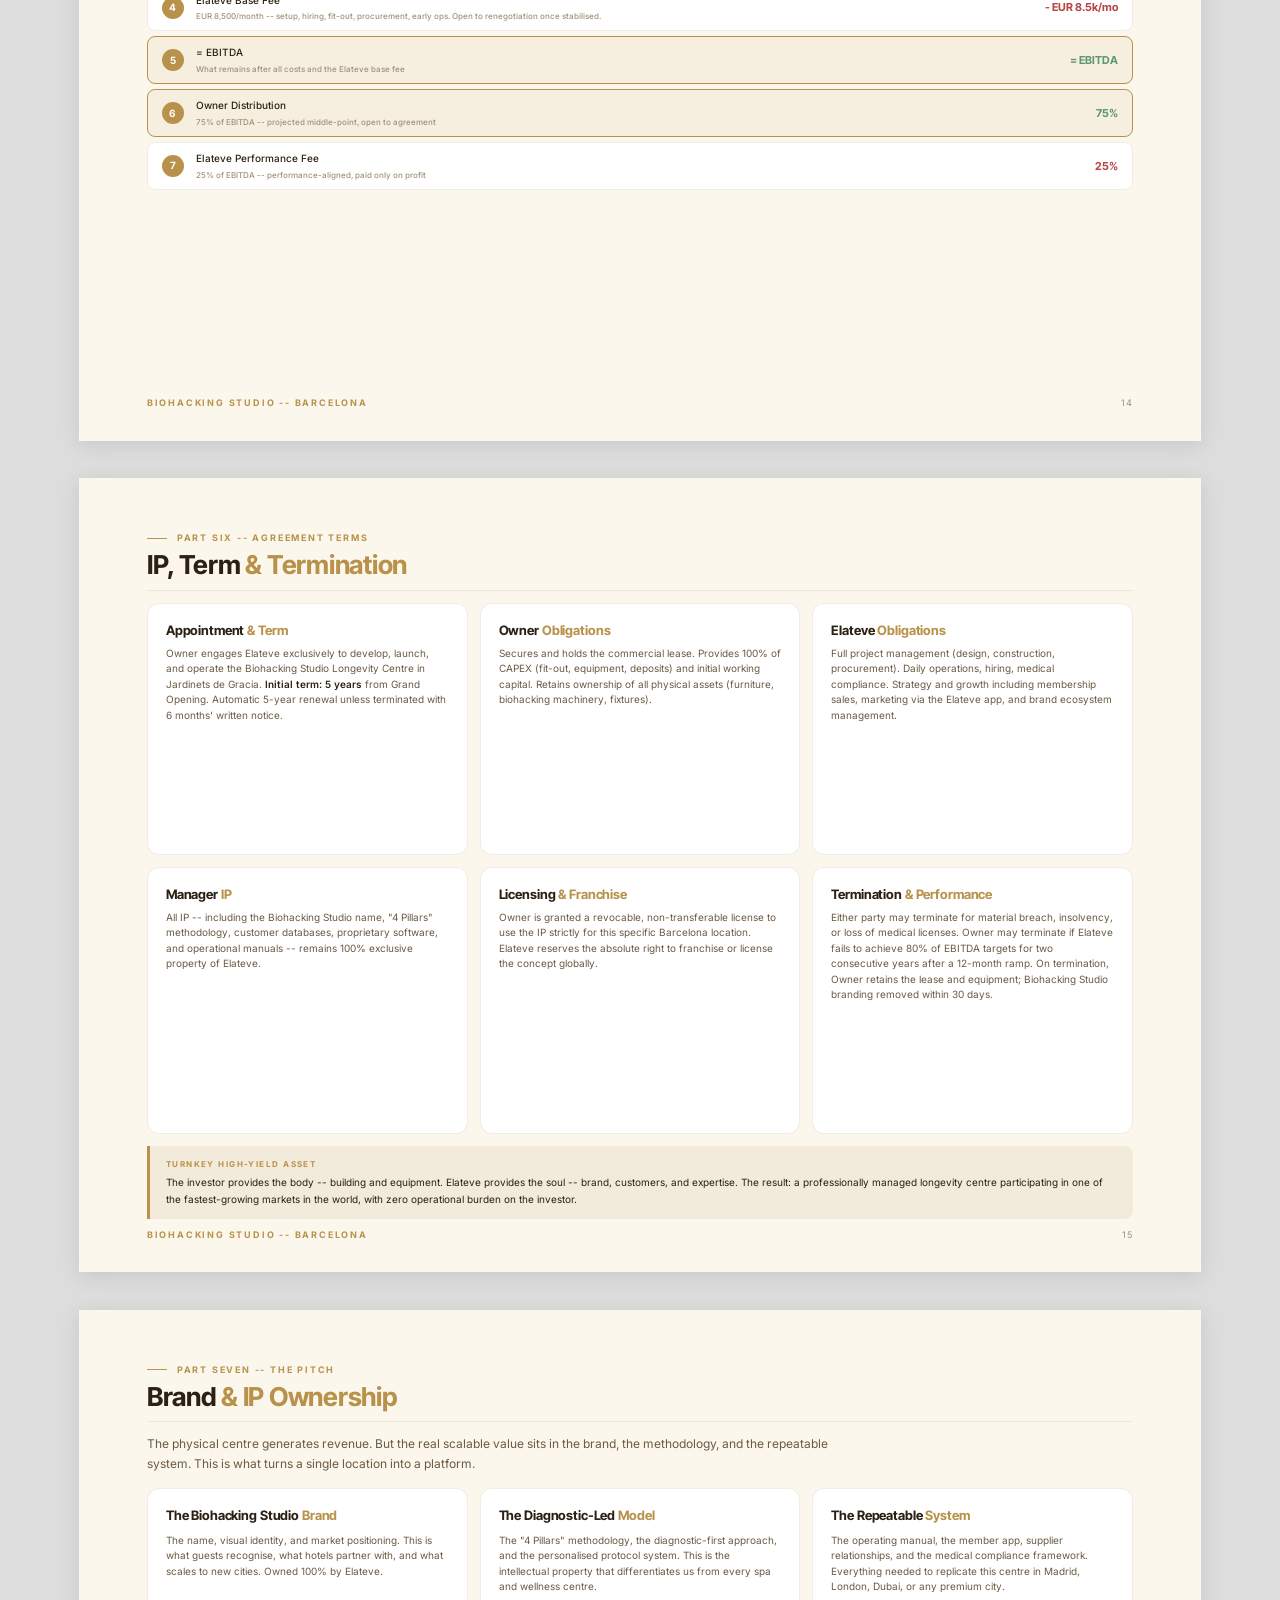
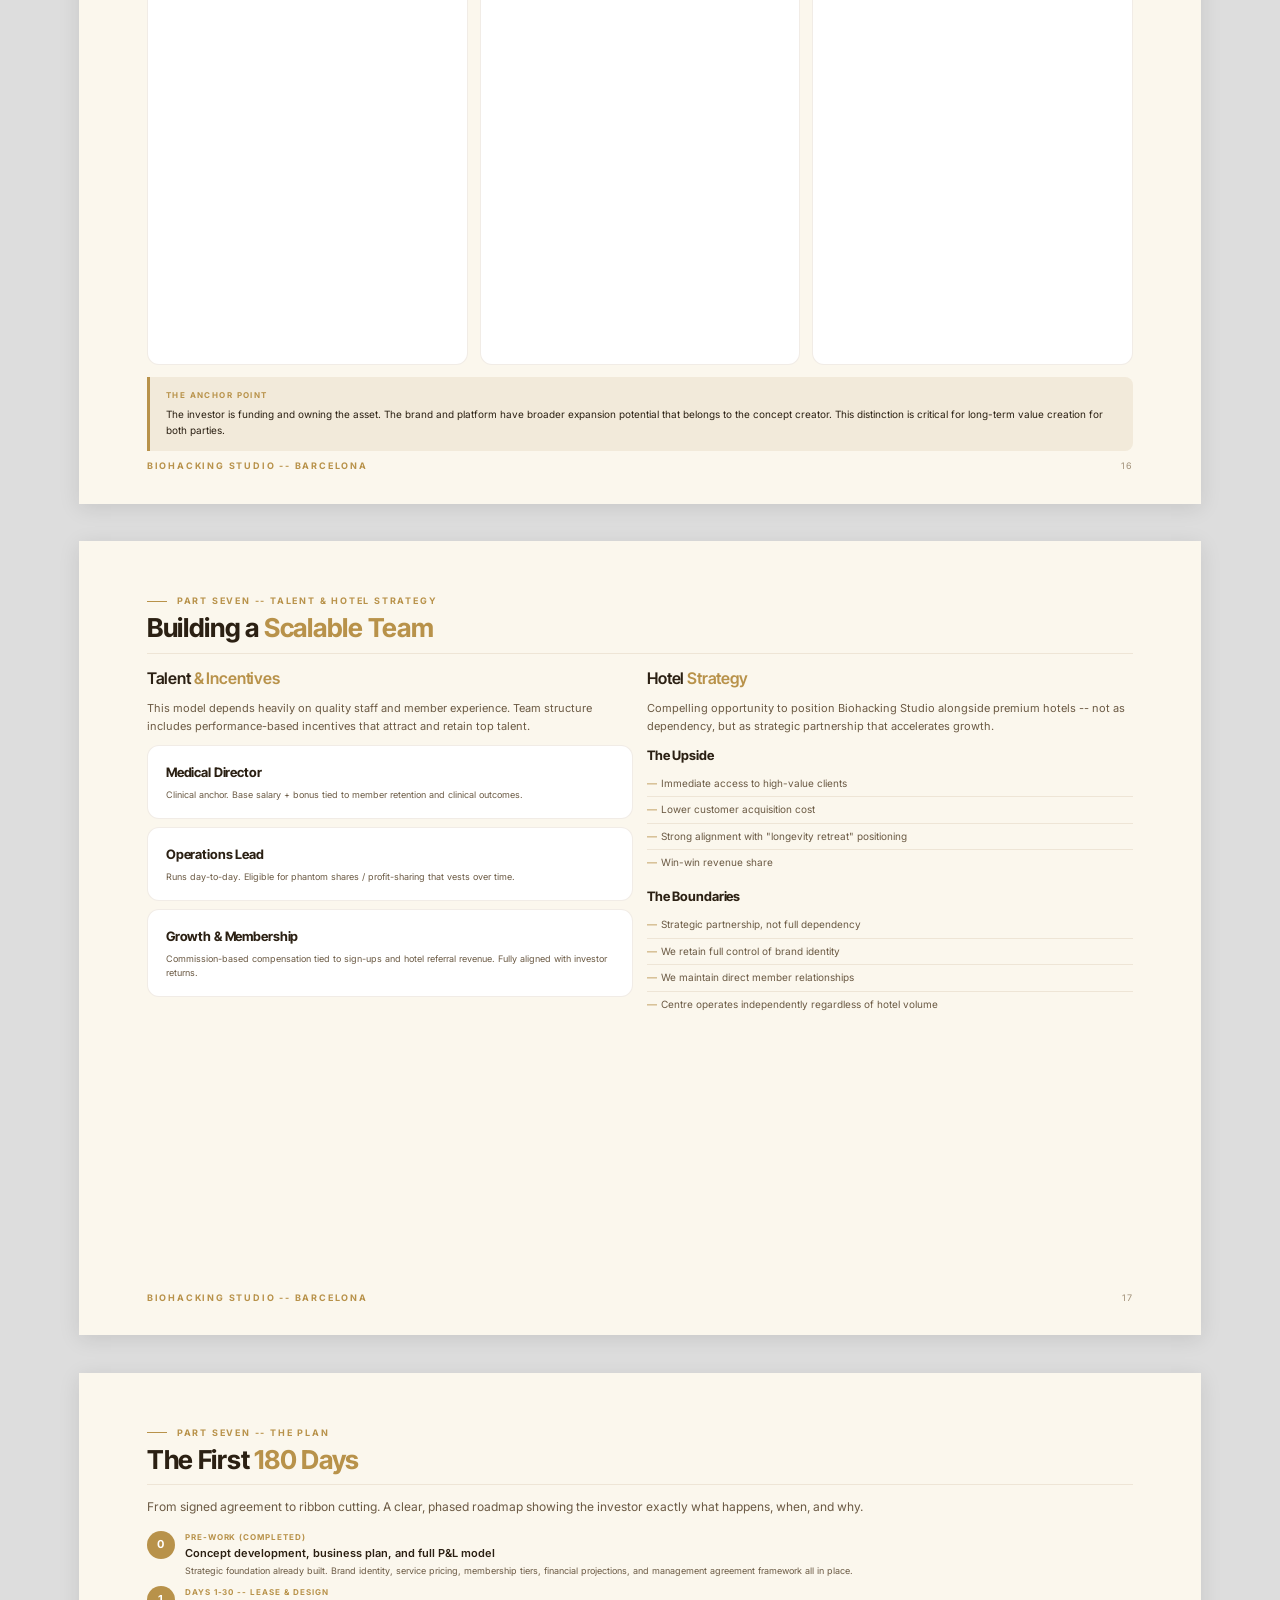
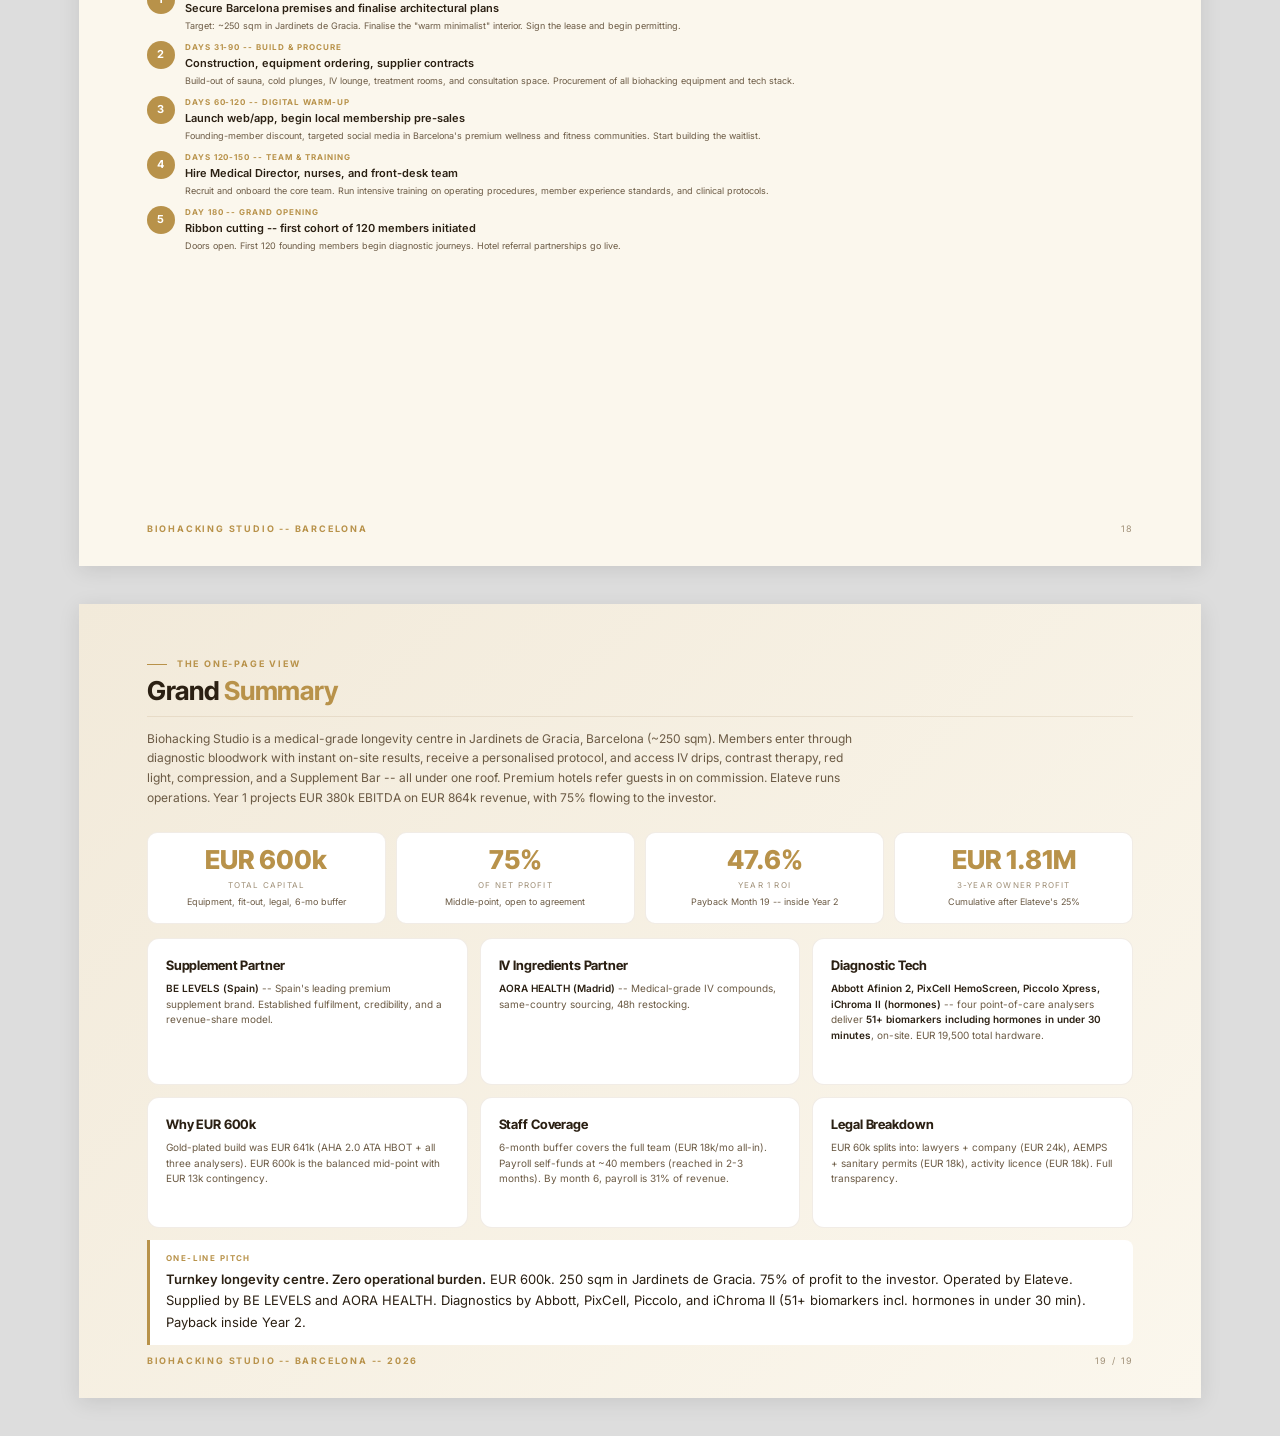
<file: print.html>
<!DOCTYPE html>
<html lang="en">
<head>
<meta charset="UTF-8">
<title>Biohacking Studio -- Investor Deck (Print)</title>
<link rel="preconnect" href="https://fonts.googleapis.com">
<link rel="preconnect" href="https://fonts.gstatic.com" crossorigin>
<link href="https://fonts.googleapis.com/css2?family=Inter+Tight:ital,wght@0,300;0,400;0,500;0,600;0,700;0,800;1,300;1,400&family=Inter:wght@200;300;400;500;600;700&display=swap" rel="stylesheet">
<style>
  :root {
    --bg: #FBF7ED;
    --surface: #FFFFFF;
    --surface-2: #F2EADA;
    --border: rgba(140,100,50,0.12);
    --border-strong: rgba(140,100,50,0.28);
    --text: #2B2013;
    --text-soft: #6B5A44;
    --text-muted: #A09078;
    --accent: #B8924A;
    --accent-light: #D4B57E;
    --accent-dark: #7E5F26;
    --green: #5F9770;
    --red: #B94545;
  }

  * { margin: 0; padding: 0; box-sizing: border-box; }

  @page { size: A4 landscape; margin: 0; }

  html, body {
    background: #DDD;
    color: var(--text);
    font-family: 'Inter', -apple-system, sans-serif;
    font-size: 11px;
    line-height: 1.55;
  }

  .page {
    width: 297mm;
    height: 210mm;
    background: var(--bg);
    padding: 14mm 18mm;
    position: relative;
    page-break-after: always;
    overflow: hidden;
    margin: 10mm auto;
    box-shadow: 0 4px 20px rgba(0,0,0,0.1);
    display: flex;
    flex-direction: column;
  }

  .page:last-child { page-break-after: auto; }

  @media print {
    html, body { background: #fff; }
    .page { margin: 0; box-shadow: none; }
  }

  /* TYPOGRAPHY */
  h1, h2, h3, h4 { font-family: 'Inter Tight', sans-serif; letter-spacing: -0.01em; color: var(--text); }
  h1 { font-size: 56px; font-weight: 800; line-height: 0.95; letter-spacing: -0.03em; }
  h1 em { font-style: normal; color: var(--accent); }
  h2 { font-size: 30px; font-weight: 700; line-height: 1.1; }
  h2 em { font-style: normal; color: var(--accent); font-weight: 700; }
  h3 { font-size: 16px; font-weight: 600; }
  h3 em { font-style: normal; color: var(--accent); }
  h4 { font-size: 13px; font-weight: 700; color: var(--text); }
  p { font-size: 11px; color: var(--text-soft); line-height: 1.65; }
  strong { color: var(--text); font-weight: 600; }

  .eyebrow {
    font-size: 9px; font-weight: 700; letter-spacing: 0.2em;
    text-transform: uppercase; color: var(--accent);
    display: flex; align-items: center; gap: 10px;
    margin-bottom: 10px;
  }
  .eyebrow::before { content: ''; width: 20px; height: 1px; background: var(--accent); }

  .page-num {
    position: absolute; bottom: 8mm; right: 18mm;
    font-size: 9px; color: var(--text-muted);
    letter-spacing: 0.15em;
  }
  .page-brand {
    position: absolute; bottom: 8mm; left: 18mm;
    font-size: 9px; font-weight: 700; color: var(--accent);
    letter-spacing: 0.2em; text-transform: uppercase;
  }

  .page-title {
    margin-bottom: 12px;
    padding-bottom: 10px;
    border-bottom: 1px solid var(--border);
  }
  .page-title .eyebrow { margin-bottom: 6px; }
  .page-title h2 { font-size: 26px; }

  /* COVER */
  .cover {
    background: linear-gradient(135deg, #F2EADA 0%, #FBF7ED 100%);
    justify-content: space-between;
  }
  .cover-top { display: flex; justify-content: space-between; align-items: start; }
  .cover-main { flex: 1; display: flex; flex-direction: column; justify-content: center; }
  .cover h1 { font-size: 96px; }
  .cover-sub {
    font-family: 'Inter Tight', sans-serif;
    font-size: 20px; color: var(--accent); font-weight: 400;
    margin-top: 6px; letter-spacing: 0.02em;
  }
  .cover-meta {
    display: flex; gap: 0; margin-top: 40px;
    border-top: 1px solid var(--border-strong);
    padding-top: 24px;
  }
  .cover-meta-item {
    flex: 1;
    border-right: 1px solid var(--border);
    padding-right: 20px;
  }
  .cover-meta-item:last-child { border-right: none; padding-left: 20px; }
  .cover-meta-item:not(:first-child) { padding-left: 20px; }
  .cover-meta-val { font-family: 'Inter Tight', sans-serif; font-size: 26px; font-weight: 700; color: var(--text); }
  .cover-meta-val em { font-style: normal; color: var(--accent); }
  .cover-meta-label { font-size: 9px; color: var(--text-muted); text-transform: uppercase; letter-spacing: 0.15em; margin-top: 4px; }
  .brand-chip {
    font-size: 9px; font-weight: 700; color: var(--accent);
    letter-spacing: 0.25em; text-transform: uppercase;
  }
  .doc-meta { font-size: 9px; color: var(--text-muted); text-align: right; letter-spacing: 0.1em; line-height: 1.8; }

  /* GRIDS */
  .grid-2 { display: grid; grid-template-columns: 1fr 1fr; gap: 14px; }
  .grid-3 { display: grid; grid-template-columns: 1fr 1fr 1fr; gap: 12px; }
  .grid-4 { display: grid; grid-template-columns: 1fr 1fr 1fr 1fr; gap: 10px; }

  /* CARDS */
  .card {
    background: var(--surface);
    border: 1px solid var(--border);
    border-radius: 12px;
    padding: 16px 18px;
  }
  .card h4 { margin-bottom: 6px; color: var(--text); }
  .card h4 em { font-style: normal; color: var(--accent); }
  .card p { font-size: 10px; line-height: 1.55; }
  .card-num {
    font-family: 'Inter Tight', sans-serif;
    font-size: 22px; font-weight: 800; color: var(--accent);
    line-height: 1; margin-bottom: 4px;
  }
  .card-badge {
    display: inline-block; background: var(--accent);
    color: white; font-size: 8px; font-weight: 700;
    letter-spacing: 0.15em; text-transform: uppercase;
    padding: 3px 10px; border-radius: 3px; margin-bottom: 8px;
  }
  .card.featured { background: var(--surface); border: 1px solid var(--border-strong); box-shadow: 0 0 0 4px rgba(184,146,74,0.06); }

  /* STATS ROW */
  .stats-row { display: grid; grid-template-columns: repeat(4,1fr); gap: 10px; margin-top: 10px; }
  .stat {
    background: var(--surface); border: 1px solid var(--border);
    border-radius: 10px; padding: 14px 16px; text-align: center;
  }
  .stat-big {
    font-family: 'Inter Tight', sans-serif;
    font-size: 26px; font-weight: 800; color: var(--accent); line-height: 1;
  }
  .stat-label { font-size: 8px; color: var(--text-muted); letter-spacing: 0.15em; text-transform: uppercase; margin-top: 6px; }
  .stat-sub { font-size: 9px; color: var(--text-soft); margin-top: 4px; }

  /* LIST */
  .tight-list { list-style: none; padding: 0; margin: 0; }
  .tight-list li {
    font-size: 10px; color: var(--text-soft);
    padding: 5px 0; border-bottom: 1px solid var(--border);
    position: relative; padding-left: 14px;
  }
  .tight-list li::before { content: '—'; position: absolute; left: 0; color: var(--accent); }
  .tight-list li:last-child { border-bottom: none; }

  /* TABLES */
  table { width: 100%; border-collapse: collapse; font-size: 10px; }
  table th {
    text-align: left; padding: 8px 10px;
    font-size: 8px; font-weight: 700;
    letter-spacing: 0.12em; text-transform: uppercase;
    color: var(--accent); border-bottom: 1px solid var(--border-strong);
  }
  table th.r { text-align: right; }
  table td {
    padding: 7px 10px;
    border-bottom: 1px solid var(--border);
    color: var(--text-soft);
    vertical-align: top;
  }
  table td.r { text-align: right; font-family: 'Inter Tight', sans-serif; font-weight: 500; }
  table td.c { text-align: center; }
  table td.green { color: var(--green); font-weight: 600; }
  table td.red { color: var(--red); font-weight: 600; }
  table td.gold { color: var(--accent); font-weight: 600; }
  table tr.subheader td { background: var(--surface-2); color: var(--accent); font-weight: 700; font-size: 8px; letter-spacing: 0.12em; text-transform: uppercase; padding: 4px 10px; }
  table tr.tot td { font-weight: 700; color: var(--text); border-top: 1px solid var(--border-strong); border-bottom: 1px solid var(--border-strong); background: rgba(184,146,74,0.05); }
  table td small { display: block; font-size: 8px; color: var(--text-muted); margin-top: 2px; }

  /* PHOTOS */
  .photo-grid {
    display: grid;
    grid-template-columns: 2fr 1fr 1fr;
    grid-template-rows: 1fr 1fr;
    gap: 8px;
    flex: 1;
    margin-top: 10px;
  }
  .photo-grid > div {
    background-size: cover; background-position: center;
    border-radius: 8px; position: relative;
    border: 1px solid var(--border);
  }
  .photo-grid > div:nth-child(1) { grid-row: 1 / 3; }
  .photo-label {
    position: absolute; bottom: 10px; left: 10px;
    background: rgba(42,33,24,0.85); color: white;
    font-size: 9px; font-weight: 600; letter-spacing: 0.1em; text-transform: uppercase;
    padding: 4px 9px; border-radius: 3px;
  }

  /* WATERFALL */
  .waterfall { display: flex; flex-direction: column; gap: 5px; }
  .waterfall-step {
    display: flex; align-items: center; gap: 12px;
    padding: 8px 14px;
    background: var(--surface); border: 1px solid var(--border);
    border-radius: 8px;
  }
  .waterfall-step.highlight { background: rgba(184,146,74,0.08); border-color: var(--accent); }
  .ws-num { width: 22px; height: 22px; background: var(--accent); color: white; border-radius: 50%; display: flex; align-items: center; justify-content: center; font-size: 10px; font-weight: 700; flex-shrink: 0; }
  .ws-label { font-size: 10px; flex: 1; color: var(--text); font-weight: 500; }
  .ws-label small { display: block; font-size: 8px; color: var(--text-muted); margin-top: 2px; }
  .ws-val { font-family: 'Inter Tight', sans-serif; font-weight: 700; font-size: 11px; }
  .ws-val.pos { color: var(--green); }
  .ws-val.neg { color: var(--red); }
  .ws-val.neu { color: var(--accent); }

  /* CALLOUT */
  .callout {
    background: var(--surface-2);
    border-left: 3px solid var(--accent);
    padding: 12px 16px;
    border-radius: 0 8px 8px 0;
    margin-top: 12px;
  }
  .callout-label { font-size: 8px; font-weight: 700; color: var(--accent); letter-spacing: 0.18em; text-transform: uppercase; margin-bottom: 4px; }
  .callout p { font-size: 10px; color: var(--text); }

  /* TIMELINE */
  .timeline-row { display: flex; gap: 10px; align-items: start; margin-bottom: 8px; }
  .timeline-num {
    width: 28px; height: 28px; border-radius: 50%;
    background: var(--accent); color: white;
    display: flex; align-items: center; justify-content: center;
    font-size: 11px; font-weight: 700; flex-shrink: 0;
  }
  .timeline-content { flex: 1; }
  .timeline-tag { font-size: 8px; color: var(--accent); letter-spacing: 0.12em; text-transform: uppercase; font-weight: 700; }
  .timeline-title { font-size: 11px; font-weight: 600; color: var(--text); margin: 2px 0; }
  .timeline-desc { font-size: 9px; color: var(--text-soft); line-height: 1.5; }

  /* LEAD PARAGRAPH */
  .lead {
    font-size: 12px; line-height: 1.65; color: var(--text-soft);
    max-width: 720px; margin-bottom: 14px;
  }
  .lead strong { color: var(--text); }

  .centered { text-align: center; }

  /* TEAM BLOCK */
  .team-grid { display: grid; grid-template-columns: 1fr 1fr; gap: 10px; }
  .team-card {
    background: var(--surface); border: 1px solid var(--border);
    border-radius: 10px; padding: 12px 14px;
  }
  .team-name { display: flex; align-items: center; gap: 10px; margin-bottom: 6px; }
  .team-avatar { width: 32px; height: 32px; border-radius: 50%; background: var(--accent); color: white; display: flex; align-items: center; justify-content: center; font-weight: 700; font-size: 13px; }
  .team-name h4 { font-size: 13px; margin: 0; }
  .team-role { font-size: 8px; color: var(--accent); letter-spacing: 0.12em; text-transform: uppercase; font-weight: 700; }
  .team-desc { font-size: 9px; color: var(--text-soft); line-height: 1.55; }
</style>
</head>
<body>

<!-- ════════════════════ COVER ════════════════════ -->
<div class="page cover">
  <div class="cover-top">
    <div class="brand-chip">Biohacking Studio</div>
    <div class="doc-meta">CONFIDENTIAL<br>Barcelona, 2026<br>Investor Presentation</div>
  </div>
  <div class="cover-main">
    <h1>Biohacking<br><em>Studio</em></h1>
    <div class="cover-sub">The Future of How You Feel</div>
    <p style="margin-top: 20px; font-size: 13px; max-width: 520px;">A full-spectrum longevity club &amp; biohacking centre in Jardinets de Gracia, Barcelona. Diagnostic medicine, IV therapy, contrast therapy, hyperbaric oxygen, and a supplement bar -- all under one roof.</p>
  </div>
  <div class="cover-meta">
    <div class="cover-meta-item">
      <div class="cover-meta-val">~250 <em>sqm</em></div>
      <div class="cover-meta-label">Jardinets de Gracia</div>
    </div>
    <div class="cover-meta-item">
      <div class="cover-meta-val">EUR <em>600k</em></div>
      <div class="cover-meta-label">Total Investment</div>
    </div>
    <div class="cover-meta-item">
      <div class="cover-meta-val">47.6<em>%</em></div>
      <div class="cover-meta-label">Year 1 ROI</div>
    </div>
    <div class="cover-meta-item">
      <div class="cover-meta-val">EUR <em>1.81M</em></div>
      <div class="cover-meta-label">3-Year Owner Profit</div>
    </div>
  </div>
  <div class="page-brand">Biohacking Studio -- Barcelona</div>
  <div class="page-num">01</div>
</div>

<!-- ════════════════════ THE CONCEPT ════════════════════ -->
<div class="page">
  <div class="page-title">
    <div class="eyebrow">Part One -- The Concept</div>
    <h2>The <em>Four Pillars</em></h2>
  </div>
  <p class="lead">Not a gym. Not a spa. A medical-wellness social club for people who refuse to guess about their health. Every member begins with blood diagnostics and follows a personalised protocol built around four pillars.</p>
  <div class="grid-4" style="flex: 1;">
    <div class="card">
      <div class="card-num">01</div>
      <h4>Diagnose</h4>
      <p><strong>51+ biomarkers including hormones in under 30 min.</strong> One blood draw feeds four on-site machines: Abbott Afinion 2, PixCell HemoScreen, Piccolo Xpress, and iChroma II (hormones). No external lab. This is the hook.</p>
    </div>
    <div class="card">
      <div class="card-num">02</div>
      <h4>Optimise</h4>
      <p>IV drip protocols, NAD+ infusions, hyperbaric oxygen, red light therapy, EMS training, compression therapy, and personalised supplement stacks -- prescribed from actual biomarker results, not generic packages.</p>
    </div>
    <div class="card">
      <div class="card-num">03</div>
      <h4>Recover</h4>
      <p>Finnish sauna at 85 degrees paired with commercial cold plunges at 4-8 degrees. Full-body red light panels. The contrast protocol proven to reduce systemic inflammation and elevate HRV.</p>
    </div>
    <div class="card">
      <div class="card-num">04</div>
      <h4>Connect</h4>
      <p>A club first. The social lounge and monthly events are where Barcelona's high performers, athletes, and biohackers meet each other. Community is the retention engine.</p>
    </div>
  </div>
  <div class="page-brand">Biohacking Studio -- Barcelona</div>
  <div class="page-num">02</div>
</div>

<!-- ════════════════════ THE VIBE ════════════════════ -->
<div class="page">
  <div class="page-title">
    <div class="eyebrow">Part One -- The Vibe</div>
    <h2>Step Inside <em>Biohacking Studio</em></h2>
  </div>
  <p class="lead">Warm beige walls, natural oak, soft indirect light. A calm, minimalist sanctuary where clinical-grade longevity treatments feel like a five-star spa.</p>
  <div class="photo-grid">
    <div style="background-image: url('images/iv-lounge.png');"><div class="photo-label">IV Drip Lounge</div></div>
    <div style="background-image: url('images/sauna.png');"><div class="photo-label">Sauna &amp; Contrast</div></div>
    <div style="background-image: url('images/hyperbaric.png');"><div class="photo-label">Hyperbaric Oxygen</div></div>
    <div style="background-image: url('images/consultation.png');"><div class="photo-label">Medical Consultation</div></div>
    <div style="background-image: url('images/treatment.png');"><div class="photo-label">Treatment Room</div></div>
  </div>
  <div class="page-brand">Biohacking Studio -- Barcelona</div>
  <div class="page-num">03</div>
</div>

<!-- ════════════════════ THE OPPORTUNITY ════════════════════ -->
<div class="page">
  <div class="page-title">
    <div class="eyebrow">Part Two -- The Opportunity</div>
    <h2>Jardinets de Gracia <em>-- Barcelona</em></h2>
  </div>
  <p class="lead">~250 sqm in one of Barcelona's most prestigious and strategically connected neighbourhoods. Three reasons this is the right address.</p>
  <div class="grid-3" style="flex: 1;">
    <div class="card">
      <div class="card-num">01</div>
      <h4>Hotel Proximity</h4>
      <p>Walking distance from Barcelona's top 5-star hotels -- Mandarin Oriental, Almanac, Majestic, Cotton House, El Palace. These are our referral partners. Being close enough for a concierge to send a guest over in 10 minutes is the difference between a conversion and a "maybe next time."</p>
    </div>
    <div class="card">
      <div class="card-num">02</div>
      <h4>Expats &amp; High-Profile Locals</h4>
      <p>The Gracia corridor is home to Barcelona's highest concentration of affluent expat professionals, tech executives from the 22@ district, and established local families. These are people who already spend on wellness, performance, and longevity -- and they live within a 10-minute walk.</p>
    </div>
    <div class="card">
      <div class="card-num">03</div>
      <h4>Iconic &amp; Timeless</h4>
      <p>Jardinets de Gracia never goes out of fashion. It sits at the intersection of Eixample elegance and Gracia character -- prestigious without being flashy. The kind of address that gives a brand credibility from day one.</p>
    </div>
  </div>
  <div class="page-brand">Biohacking Studio -- Barcelona</div>
  <div class="page-num">04</div>
</div>

<!-- ════════════════════ MEMBERSHIP TIERS ════════════════════ -->
<div class="page">
  <div class="page-title">
    <div class="eyebrow">Part One -- Membership</div>
    <h2>The Three <em>Tiers</em></h2>
  </div>
  <p class="lead">Recurring revenue drives the model. Three membership tiers cover the full spectrum -- from entry-level to the serious biohacker. Plus personalised protocols built on diagnostic results.</p>
  <div class="grid-3" style="flex: 1;">
    <div class="card">
      <div class="card-badge">The Seeker</div>
      <div class="card-num" style="font-size: 30px;">EUR 350<span style="font-size: 11px; color: var(--text-muted); font-weight: 400;">/mo</span></div>
      <h4 style="margin-top: 10px;">Entry Tier</h4>
      <p style="margin-top: 6px;">Unlimited contrast therapy, monthly blood panel tracking, 2 IV drips per month, access to the social lounge. For the wellness-curious who want proof.</p>
      <ul class="tight-list" style="margin-top: 10px;">
        <li>Unlimited sauna &amp; cold plunge</li>
        <li>2 IV drips / month (Hydration or Myers)</li>
        <li>Quarterly blood panel</li>
        <li>Social lounge access</li>
      </ul>
    </div>
    <div class="card featured">
      <div class="card-badge">The Vitalist</div>
      <div class="card-num" style="font-size: 30px;">EUR 550<span style="font-size: 11px; color: var(--text-muted); font-weight: 400;">/mo</span></div>
      <h4 style="margin-top: 10px;">Flagship Tier</h4>
      <p style="margin-top: 6px;">The core membership. Unlimited recovery, 4 IV drips per month, full diagnostic suite, compression therapy, and monthly consult with the medical director.</p>
      <ul class="tight-list" style="margin-top: 10px;">
        <li>Everything in Seeker</li>
        <li>4 IV drips / month (any menu item)</li>
        <li>Monthly hormone + advanced panel</li>
        <li>Compression + red light unlimited</li>
        <li>Monthly medical consultation</li>
      </ul>
    </div>
    <div class="card">
      <div class="card-badge">The Architect</div>
      <div class="card-num" style="font-size: 30px;">EUR 850<span style="font-size: 11px; color: var(--text-muted); font-weight: 400;">/mo</span></div>
      <h4 style="margin-top: 10px;">Premium Tier</h4>
      <p style="margin-top: 6px;">For the serious biohacker. Unlimited IV access, NAD+ protocols, peptide therapy, hyperbaric oxygen, and a dedicated health architect who builds your year-long roadmap.</p>
      <ul class="tight-list" style="margin-top: 10px;">
        <li>Unlimited IV drips (incl. NAD+)</li>
        <li>Peptide protocols + HBOT</li>
        <li>Epigenetic testing</li>
        <li>Dedicated health architect</li>
        <li>Year-long longevity roadmap</li>
      </ul>
    </div>
  </div>
  <div class="callout">
    <div class="callout-label">Membership Mix -- Year 1 Projection (120 members)</div>
    <p><strong>60 Seekers</strong> x EUR 350 + <strong>45 Vitalists</strong> x EUR 550 + <strong>15 Architects</strong> x EUR 850 = <strong>EUR 58,500/month MRR</strong> (EUR 702k annual from memberships alone).</p>
  </div>
  <div class="page-brand">Biohacking Studio -- Barcelona</div>
  <div class="page-num">05</div>
</div>

<!-- ════════════════════ PERSONALISED + SUPPLEMENT BAR ════════════════════ -->
<div class="page">
  <div class="page-title">
    <div class="eyebrow">Part One -- Beyond Memberships</div>
    <h2>Personalised Protocols <em>&amp; the Supplement Bar</em></h2>
  </div>
  <div class="grid-2" style="flex: 1;">
    <div>
      <h3 style="margin-bottom: 10px;">Personalised <em>Protocols</em></h3>
      <p style="margin-bottom: 12px;">Beyond the three tiers, members can enter through a fully personalised pathway. The flow: diagnostic → consult → supplement protocol → custom membership built around their data.</p>
      <div class="timeline-row">
        <div class="timeline-num">1</div>
        <div class="timeline-content">
          <div class="timeline-title">Diagnostic Phase</div>
          <div class="timeline-desc">Blood panel, hormones, skin analysis, body composition</div>
        </div>
      </div>
      <div class="timeline-row">
        <div class="timeline-num">2</div>
        <div class="timeline-content">
          <div class="timeline-title">Results Consultation</div>
          <div class="timeline-desc">Medical director identifies deficiencies and priorities</div>
        </div>
      </div>
      <div class="timeline-row">
        <div class="timeline-num">3</div>
        <div class="timeline-content">
          <div class="timeline-title">Supplement Recommendation</div>
          <div class="timeline-desc">Personalised protocol from the Supplement Bar</div>
        </div>
      </div>
      <div class="timeline-row">
        <div class="timeline-num">4</div>
        <div class="timeline-content">
          <div class="timeline-title">Custom Membership</div>
          <div class="timeline-desc">Tailored treatments and frequencies -- premium pricing, higher retention</div>
        </div>
      </div>
      <div class="callout" style="margin-top: 12px;">
        <p style="font-size: 10px;">Members who enter through the personalised pathway spend <strong>2-3x more per month</strong> than standard tier members -- and retain longer because their programme is built around their own data.</p>
      </div>
    </div>
    <div>
      <h3 style="margin-bottom: 10px;">The <em>Supplement Bar</em></h3>
      <p style="margin-bottom: 12px;">A dedicated station where members receive personalised supplement recommendations based on diagnostic results. Two paths to market.</p>
      <div class="card" style="margin-bottom: 10px;">
        <h4>White-Label Own Brand <em>(60-70% margin)</em></h4>
        <p>Custom-branded Biohacking Studio stacks: <strong>Energy</strong> (NMN, CoQ10, B-complex, Mg), <strong>Recovery</strong> (Omega-3, Creatine, D3+K2, Zn), <strong>Longevity</strong> (NMN, Resveratrol, Ashwagandha, NAC), <strong>Sleep</strong> (Mg Glycinate, L-Theanine, Melatonin). Monthly subscription EUR 65-95.</p>
      </div>
      <div class="card">
        <h4>BE LEVELS Partnership <em>(Spain's premier brand)</em></h4>
        <p>Partner with Spain's leading premium supplement brand. Lower setup cost, immediate credibility, established supply chain. Revenue share model on all sales through the centre.</p>
      </div>
    </div>
  </div>
  <div class="page-brand">Biohacking Studio -- Barcelona</div>
  <div class="page-num">06</div>
</div>

<!-- ════════════════════ HOTEL REFERRALS ════════════════════ -->
<div class="page">
  <div class="page-title">
    <div class="eyebrow">Part Three -- Hotel Referrals</div>
    <h2>The Hotel <em>Referral Network</em></h2>
  </div>
  <p class="lead">Biohacking Studio operates as a fully owned standalone centre. Premium hotels become our most powerful customer acquisition channel -- their concierge desks refer guests directly in, and we share the upside on every booking. Commission percentage is negotiated individually with each hotel in the next phase.</p>
  <div class="grid-4" style="margin-bottom: 14px;">
    <div class="card centered">
      <div class="card-num" style="font-size: 28px;">EUR 0</div>
      <h4>Hotel Investment</h4>
      <p style="font-size: 9px;">No capital, no operational burden -- just a referral relationship.</p>
    </div>
    <div class="card centered">
      <div class="card-num" style="font-size: 28px;">Per-Visit</div>
      <h4>Commission Model</h4>
      <p style="font-size: 9px;">% of referred-guest revenue, tiered by volume.</p>
    </div>
    <div class="card centered">
      <div class="card-num" style="font-size: 28px;">Premium</div>
      <h4>Guest Upgrade</h4>
      <p style="font-size: 9px;">Meaningful wellness upgrade without operational complexity.</p>
    </div>
    <div class="card centered">
      <div class="card-num" style="font-size: 28px;">Tracked</div>
      <h4>Automated Reporting</h4>
      <p style="font-size: 9px;">Every referral tagged at booking. Monthly statement and payout.</p>
    </div>
  </div>
  <h3 style="margin-bottom: 8px;">Target <em>Partners</em></h3>
  <div class="grid-3">
    <div class="card">
      <h4>5-Star Barcelona Centre</h4>
      <p>Mandarin Oriental, Soho House, Almanac, Cotton House, Majestic, El Palace -- properties whose guests already pay for wellness and concierge experiences.</p>
    </div>
    <div class="card">
      <h4>Wellness-Forward Resorts</h4>
      <p>Properties with existing wellness identity lacking a medical-longevity offering. Their guests are pre-qualified for Biohacking Studio.</p>
    </div>
    <div class="card">
      <h4>Boutique &amp; Lifestyle Hotels</h4>
      <p>Smaller premium hotels that compete on experience. A Biohacking Studio referral is a differentiator their competitors cannot offer.</p>
    </div>
  </div>
  <div class="page-brand">Biohacking Studio -- Barcelona</div>
  <div class="page-num">07</div>
</div>

<!-- ════════════════════ THE TEAM ════════════════════ -->
<div class="page">
  <div class="page-title">
    <div class="eyebrow">Part Four -- Elateve</div>
    <h2>The Team <em>Behind Biohacking Studio</em></h2>
  </div>
  <p class="lead">Elateve is the management company. A compact, high-impact team -- two founders and two specialists, each with a distinct role in building, launching, and running the centre.</p>
  <div class="team-grid" style="flex: 1;">
    <div class="team-card">
      <div class="team-name"><div class="team-avatar">K</div><div><h4>Karen</h4><div class="team-role">Co-Founder -- Strategic &amp; Financial</div></div></div>
      <p class="team-desc">Strategic architect of Elateve. Financial modelling, investor relations, legal structures, and business development. Background in hospitality and investment.</p>
    </div>
    <div class="team-card">
      <div class="team-name"><div class="team-avatar">M</div><div><h4>Melissa</h4><div class="team-role">Co-Founder -- Operations</div></div></div>
      <p class="team-desc">The operator. On-site in Barcelona -- negotiating deals, managing suppliers, building hotel relationships. The person making things happen on the ground.</p>
    </div>
    <div class="team-card">
      <div class="team-name"><div class="team-avatar">L</div><div><h4>Lourdes Mateos</h4><div class="team-role">Hotel Partnerships &amp; BD</div></div></div>
      <p class="team-desc">Leads hotel partnership agreements. Deep knowhow in commission and referral-based business models. Manages relationships, negotiates referral terms, drives the pipeline.</p>
    </div>
    <div class="team-card">
      <div class="team-name"><div class="team-avatar">A</div><div><h4>Anne Claire Dubois</h4><div class="team-role">Admin &amp; Staff Hiring</div></div></div>
      <p class="team-desc">Specialist in administrative operations and recruitment. Handles medical and front-desk hiring, onboarding, payroll coordination, and compliance.</p>
    </div>
  </div>
  <div class="callout">
    <div class="callout-label">Elateve Fee Structure</div>
    <p><strong>EUR 8,500/month base fee</strong> for the Elateve team to manage everything during setup and early operations (premises, fit-out, procurement, hiring, running the centre until it stabilises). Plus <strong>25% of EBITDA</strong> as a performance-aligned fee paid only on profit. The investor keeps <strong>75% of EBITDA</strong> -- middle-point, open to agreement.</p>
  </div>
  <div class="page-brand">Biohacking Studio -- Barcelona</div>
  <div class="page-num">08</div>
</div>

<!-- ════════════════════ PARTNERS ════════════════════ -->
<div class="page">
  <div class="page-title">
    <div class="eyebrow">Part Four -- Strategic Partners</div>
    <h2>Who We <em>Work With</em></h2>
  </div>
  <p class="lead">Two confirmed partnership tracks reduce execution risk and plug Biohacking Studio into established Spanish supply chains from day one.</p>
  <div class="grid-2" style="flex: 1;">
    <div class="card featured">
      <div class="card-badge">Supplement Bar</div>
      <h3 style="margin-bottom: 8px;">BE LEVELS <em>(Spain)</em></h3>
      <p>Spain's leading premium supplement brand. Gives Biohacking Studio immediate credibility at the Supplement Bar, established fulfilment, and a revenue-share model on all sales. Backup option: white-label our own branded stacks (Energy, Recovery, Longevity, Sleep) at 60-70% margin.</p>
      <ul class="tight-list" style="margin-top: 12px;">
        <li>Established supply chain, zero build time</li>
        <li>Brand credibility with Spanish clients</li>
        <li>Revenue share on every sale</li>
        <li>BE LEVELS handles fulfilment; we handle recommendation</li>
      </ul>
    </div>
    <div class="card featured">
      <div class="card-badge">IV Ingredients</div>
      <h3 style="margin-bottom: 8px;">AORA HEALTH <em>(Madrid)</em></h3>
      <p>Madrid-based supplier of medical-grade IV ingredients and longevity compounds (aorahealth.com). Same-country sourcing eliminates customs delays, accelerates restocking, and ensures consistent compound quality for every drip on the menu.</p>
      <ul class="tight-list" style="margin-top: 12px;">
        <li>Domestic Spanish supply -- no import delays</li>
        <li>Pharmaceutical-grade IV ingredients</li>
        <li>Supports the 12-drip menu + IM shots</li>
        <li>Ongoing stock replenishment within 48h</li>
      </ul>
    </div>
  </div>
  <div class="page-brand">Biohacking Studio -- Barcelona</div>
  <div class="page-num">09</div>
</div>

<!-- ════════════════════ DIAGNOSTIC TECH ════════════════════ -->
<div class="page">
  <div class="page-title">
    <div class="eyebrow">Part Four -- The First Step</div>
    <h2>51+ Biomarkers Incl. Hormones <em>-- in Under 30 Min</em></h2>
  </div>
  <p class="lead">The journey begins here. One blood draw feeds four on-site point-of-care machines running in parallel. Results drive the personalised supplement protocol and the membership build. No external lab, no waiting.</p>
  <div class="grid-4" style="flex: 1;">
    <div class="card">
      <div class="card-badge">EUR 4,500 &middot; 5-8 min</div>
      <h4>Abbott <em>Afinion 2</em></h4>
      <p style="margin-top: 6px; font-size: 9px;"><strong>Covers:</strong> HbA1c, CRP, lipid panel, albumin. Metabolic, inflammation, diabetes, cardiovascular. Finger-prick sample. CE-IVD certified, Abbott Spain distributor.</p>
    </div>
    <div class="card">
      <div class="card-badge">EUR 5,000 &middot; 5 min</div>
      <h4>PixCell <em>HemoScreen</em></h4>
      <p style="margin-top: 6px; font-size: 9px;"><strong>Covers:</strong> Full CBC -- 25 parameters + 5-part differential. Immunity, anaemia, infection markers. CE-IVD certified, NHS-approved, maintenance-free.</p>
    </div>
    <div class="card">
      <div class="card-badge">EUR 6,500 &middot; 12 min</div>
      <h4>Piccolo <em>Xpress</em></h4>
      <p style="margin-top: 6px; font-size: 9px;"><strong>Covers:</strong> 31 chemistry tests -- liver, kidney, metabolic, electrolytes, organ function. The Advanced Longevity Panel competitors send to external labs.</p>
    </div>
    <div class="card" style="border-color: var(--accent);">
      <div class="card-badge">EUR 3,500 &middot; 10-12 min</div>
      <h4>iChroma II <em>-- Hormones</em></h4>
      <p style="margin-top: 6px; font-size: 9px;"><strong>Covers:</strong> Testosterone, oestrogen, cortisol, TSH, T3, T4. Instant immunoassay -- the fourth machine. Chemistry analysers cannot measure hormones, which is why this one is essential.</p>
    </div>
  </div>
  <div class="callout">
    <div class="callout-label">The First Step -- The Anchor of the Member Journey</div>
    <p>Four machines, one blood draw, <strong>51+ biomarkers on-site in under 30 minutes.</strong> Total diagnostic hardware: <strong>EUR 19,500</strong>. The results unlock the personalised supplement protocol and the tailored membership. Everything else on the menu -- IV, sauna, cold plunge, HBOT, treatment rooms -- layers on top of this baseline.</p>
  </div>
  <div class="page-brand">Biohacking Studio -- Barcelona</div>
  <div class="page-num">10</div>
</div>

<!-- ════════════════════ CAPEX ════════════════════ -->
<div class="page">
  <div class="page-title">
    <div class="eyebrow">Part Five -- Investment</div>
    <h2>Capital Requirements -- <em>EUR 600,000</em></h2>
  </div>
  <div class="grid-2" style="flex: 1;">
    <div>
      <h3 style="margin-bottom: 6px;">Phase 1 <em>Equipment</em></h3>
      <table>
        <tbody>
          <tr><td>Finnish Sauna (1 big, commercial)</td><td class="r gold">EUR 35,000</td></tr>
          <tr><td>Cold Plunges (2 units, 4-8&deg;C)</td><td class="r gold">EUR 33,000</td></tr>
          <tr><td>Sauna + Plunge Installation</td><td class="r gold">EUR 8,000</td></tr>
          <tr><td>Red Light Panels (2 units)</td><td class="r gold">EUR 9,000</td></tr>
          <tr><td>IV Chairs (4) + Lounge Setup</td><td class="r gold">EUR 5,700</td></tr>
          <tr><td>Diagnostic Room Equipment</td><td class="r gold">EUR 4,500</td></tr>
          <tr><td>InBody 570 Body Scanner</td><td class="r gold">EUR 5,000</td></tr>
          <tr><td>Abbott Afinion 2 (metabolic)</td><td class="r gold">EUR 4,500</td></tr>
          <tr><td>PixCell HemoScreen (CBC)</td><td class="r gold">EUR 5,000</td></tr>
          <tr><td>Piccolo Xpress (chemistry)</td><td class="r gold">EUR 6,500</td></tr>
          <tr><td>iChroma II (hormones)</td><td class="r gold">EUR 3,500</td></tr>
          <tr><td>ECG + Cardiovascular Kit</td><td class="r gold">EUR 1,750</td></tr>
          <tr><td>AI Skin Scanner</td><td class="r gold">EUR 2,000</td></tr>
          <tr><td>Compression (NormaTec)</td><td class="r gold">EUR 2,200</td></tr>
          <tr><td>Localised Cryotherapy Unit</td><td class="r gold">EUR 12,000</td></tr>
          <tr><td>Ozone Generator</td><td class="r gold">EUR 6,500</td></tr>
          <tr><td>Supplement Bar Setup</td><td class="r gold">EUR 10,000</td></tr>
          <tr><td>Tech Stack (CRM, App, Booking)</td><td class="r gold">EUR 8,000</td></tr>
          <tr class="tot"><td><strong>Equipment Subtotal</strong></td><td class="r green"><strong>EUR 162,150</strong></td></tr>
        </tbody>
      </table>
    </div>
    <div>
      <h3 style="margin-bottom: 6px;">Infrastructure <em>&amp; OPEX Buffer</em></h3>
      <table>
        <tbody>
          <tr class="subheader"><td colspan="2">Infrastructure + Legal</td></tr>
          <tr><td>Interior Fit-Out (warm minimalist)</td><td class="r gold">EUR 140,000</td></tr>
          <tr><td>Legal Setup + Licensing</td><td class="r gold">EUR 60,000</td></tr>
          <tr><td>Lease Deposit (3 months)</td><td class="r gold">EUR 22,500</td></tr>
          <tr class="tot"><td><strong>Infrastructure Subtotal</strong></td><td class="r green"><strong>EUR 222,500</strong></td></tr>

          <tr class="subheader"><td colspan="2">6-Month OPEX Buffer</td></tr>
          <tr><td>Rent (EUR 7,500/mo)</td><td class="r gold">EUR 45,000</td></tr>
          <tr><td>Elateve Team Management</td><td class="r gold">EUR 51,000</td></tr>
          <tr><td>Pre-launch Marketing</td><td class="r gold">EUR 20,000</td></tr>
          <tr><td>Utilities + Insurance + Tech</td><td class="r gold">EUR 36,000</td></tr>
          <tr><td>Medical Consumables Stock</td><td class="r gold">EUR 15,000</td></tr>
          <tr><td>Contingency</td><td class="r gold">EUR 23,000</td></tr>
          <tr class="tot"><td><strong>OPEX Buffer Subtotal</strong></td><td class="r green"><strong>EUR 190,000</strong></td></tr>

          <tr class="tot" style="background: rgba(184,146,74,0.15);"><td><strong>TOTAL INVESTMENT</strong></td><td class="r" style="color: var(--accent); font-size: 16px;"><strong>EUR 600,000</strong></td></tr>
        </tbody>
      </table>
    </div>
  </div>
  <div class="page-brand">Biohacking Studio -- Barcelona</div>
  <div class="page-num">11</div>
</div>

<!-- ════════════════════ YEAR 1 P&L ════════════════════ -->
<div class="page">
  <div class="page-title">
    <div class="eyebrow">Part Five -- The Numbers</div>
    <h2>Year 1 <em>P&amp;L</em></h2>
  </div>
  <p class="lead">Conservative Year 1 forecast for the standalone Barcelona centre. 120 members blended across the three tiers, plus walk-in IV, diagnostics, retail, and corporate revenue.</p>
  <div class="grid-2" style="flex: 1;">
    <div>
      <table>
        <thead><tr><th>Line Item</th><th class="r">Annual (EUR)</th></tr></thead>
        <tbody>
          <tr class="subheader"><td colspan="2">Revenue</td></tr>
          <tr><td><strong>Gross Revenue</strong><small>Memberships 702k + IV 60k + Diagnostics 40k + Retail + Corporate</small></td><td class="r gold">EUR 864,000</td></tr>
          <tr class="subheader"><td colspan="2">Costs</td></tr>
          <tr><td>COGS (8%)</td><td class="r red">(EUR 69,120)</td></tr>
          <tr><td>Rent (EUR 7,500/mo)</td><td class="r red">(EUR 90,000)</td></tr>
          <tr><td>Staff Payroll (Doctor, Nurse, Recep, Assistant)</td><td class="r red">(EUR 138,000)</td></tr>
          <tr><td>Elateve Base Fee (EUR 8,500/mo)</td><td class="r red">(EUR 102,000)</td></tr>
          <tr><td>Local Marketing</td><td class="r red">(EUR 36,000)</td></tr>
          <tr><td>Tech / Admin / Insurance</td><td class="r red">(EUR 48,000)</td></tr>
          <tr class="tot"><td><strong>EBITDA</strong></td><td class="r green"><strong>EUR 380,880</strong></td></tr>
          <tr><td>Elateve Performance (25%)</td><td class="r red">(EUR 95,220)</td></tr>
          <tr class="tot" style="background: rgba(184,146,74,0.15);"><td><strong>OWNER PROFIT (75%)</strong></td><td class="r" style="color: var(--green); font-size: 14px;"><strong>EUR 285,660</strong></td></tr>
        </tbody>
      </table>
    </div>
    <div>
      <div class="stats-row" style="grid-template-columns: 1fr 1fr; gap: 10px;">
        <div class="stat"><div class="stat-big">EUR 864k</div><div class="stat-label">Gross Revenue</div></div>
        <div class="stat"><div class="stat-big">EUR 381k</div><div class="stat-label">EBITDA</div></div>
        <div class="stat" style="grid-column: 1 / 3; border-color: var(--accent);"><div class="stat-big" style="font-size: 34px;">47.6%</div><div class="stat-label">Year 1 ROI on EUR 600k</div></div>
      </div>
      <div class="callout" style="margin-top: 14px;">
        <div class="callout-label">Membership Mix -- Year 1</div>
        <p><strong>60 Seekers</strong> x EUR 350 = EUR 21,000/mo<br><strong>45 Vitalists</strong> x EUR 550 = EUR 24,750/mo<br><strong>15 Architects</strong> x EUR 850 = EUR 12,750/mo<br><strong>Total MRR:</strong> EUR 58,500 / <strong>Annual:</strong> EUR 702,000</p>
      </div>
      <div class="callout">
        <div class="callout-label">Key Assumptions</div>
        <p>Year 1 assumes a 3-month ramp period (50% capacity months 1-3). Comparable Barcelona wellness clubs report 80-120 members within 6 months of opening. All figures pre-tax. Property rent indexed at 4% annual CPI from Year 2.</p>
      </div>
    </div>
  </div>
  <div class="page-brand">Biohacking Studio -- Barcelona</div>
  <div class="page-num">12</div>
</div>

<!-- ════════════════════ 3-YEAR P&L ════════════════════ -->
<div class="page">
  <div class="page-title">
    <div class="eyebrow">Part Five -- Growth Trajectory</div>
    <h2>3-Year <em>Projection</em></h2>
  </div>
  <p class="lead">Conservative membership growth: <strong>120 -&gt; 180 -&gt; 250 members</strong>. EBITDA split 75% Owner / 25% Elateve (middle-point, open to agreement).</p>
  <table style="flex: 1;">
    <thead>
      <tr><th>Metric</th><th class="r">Year 1</th><th class="r">Year 2</th><th class="r">Year 3</th></tr>
    </thead>
    <tbody>
      <tr class="subheader"><td colspan="4">Revenue</td></tr>
      <tr><td><strong>Total Gross Revenue</strong></td><td class="r gold">EUR 864,000</td><td class="r gold">EUR 1,320,000</td><td class="r gold">EUR 1,920,000</td></tr>
      <tr class="subheader"><td colspan="4">Costs</td></tr>
      <tr><td>COGS (8%)</td><td class="r red">(EUR 69,120)</td><td class="r red">(EUR 105,600)</td><td class="r red">(EUR 153,600)</td></tr>
      <tr><td>Rent</td><td class="r red">(EUR 90,000)</td><td class="r red">(EUR 93,600)</td><td class="r red">(EUR 97,344)</td></tr>
      <tr><td>Staff Payroll</td><td class="r red">(EUR 138,000)</td><td class="r red">(EUR 168,000)</td><td class="r red">(EUR 198,000)</td></tr>
      <tr><td>Elateve Base Fee</td><td class="r red">(EUR 102,000)</td><td class="r red">(EUR 102,000)</td><td class="r red">(EUR 102,000)</td></tr>
      <tr><td>Local Marketing</td><td class="r red">(EUR 36,000)</td><td class="r red">(EUR 40,000)</td><td class="r red">(EUR 44,000)</td></tr>
      <tr><td>Tech / Admin / Insurance</td><td class="r red">(EUR 48,000)</td><td class="r red">(EUR 52,000)</td><td class="r red">(EUR 56,000)</td></tr>
      <tr class="subheader"><td colspan="4">Returns</td></tr>
      <tr class="tot"><td><strong>EBITDA</strong></td><td class="r green"><strong>EUR 380,880</strong></td><td class="r green"><strong>EUR 758,800</strong></td><td class="r green"><strong>EUR 1,269,056</strong></td></tr>
      <tr class="tot"><td><strong>Owner Distribution (75%)</strong></td><td class="r green"><strong>EUR 285,660</strong></td><td class="r green"><strong>EUR 569,100</strong></td><td class="r green"><strong>EUR 951,792</strong></td></tr>
      <tr><td>Elateve Performance (25%)</td><td class="r red">(EUR 95,220)</td><td class="r red">(EUR 189,700)</td><td class="r red">(EUR 317,264)</td></tr>
      <tr><td><strong>ROI on EUR 600k</strong></td><td class="r gold">47.6%</td><td class="r gold">94.9%</td><td class="r gold">158.6%</td></tr>
      <tr><td><strong>Cumulative Owner Profit</strong></td><td class="r gold">EUR 285,660</td><td class="r gold">EUR 854,760</td><td class="r gold"><strong>EUR 1,806,552</strong></td></tr>
    </tbody>
  </table>
  <div class="stats-row">
    <div class="stat"><div class="stat-big">EUR 600k</div><div class="stat-label">Total Investment</div></div>
    <div class="stat"><div class="stat-big">Month 19</div><div class="stat-label">Payback</div></div>
    <div class="stat"><div class="stat-big">EUR 1.81M</div><div class="stat-label">3-Year Owner Profit</div></div>
    <div class="stat"><div class="stat-big">47.6%</div><div class="stat-label">Year 1 ROI</div></div>
  </div>
  <div class="page-brand">Biohacking Studio -- Barcelona</div>
  <div class="page-num">13</div>
</div>

<!-- ════════════════════ MANAGEMENT AGREEMENT ════════════════════ -->
<div class="page">
  <div class="page-title">
    <div class="eyebrow">Part Six -- Management Agreement</div>
    <h2>The Waterfall -- <em>How EUR 1 Flows</em></h2>
  </div>
  <p class="lead">The Owner's entity collects all gross revenues. After operating costs and the Elateve base fee, the remaining EBITDA is split 75% Owner / 25% Elateve. The 75% is a middle-point -- final split is open to agreement.</p>
  <div class="waterfall" style="flex: 1;">
    <div class="waterfall-step highlight"><div class="ws-num">1</div><div class="ws-label">Gross Revenue<small>Collected by the Owner's Entity</small></div><div class="ws-val neu">100%</div></div>
    <div class="waterfall-step"><div class="ws-num">2</div><div class="ws-label">Facility Costs<small>Rent, utilities, taxes</small></div><div class="ws-val neg">- Facility</div></div>
    <div class="waterfall-step"><div class="ws-num">3</div><div class="ws-label">Operating Expenses<small>Staff payroll, medical supplies, marketing</small></div><div class="ws-val neg">- OPEX</div></div>
    <div class="waterfall-step"><div class="ws-num">4</div><div class="ws-label">Elateve Base Fee<small>EUR 8,500/month -- setup, hiring, fit-out, procurement, early ops. Open to renegotiation once stabilised.</small></div><div class="ws-val neg">- EUR 8.5k/mo</div></div>
    <div class="waterfall-step highlight"><div class="ws-num">5</div><div class="ws-label">= EBITDA<small>What remains after all costs and the Elateve base fee</small></div><div class="ws-val pos">= EBITDA</div></div>
    <div class="waterfall-step highlight"><div class="ws-num">6</div><div class="ws-label">Owner Distribution<small>75% of EBITDA -- projected middle-point, open to agreement</small></div><div class="ws-val pos">75%</div></div>
    <div class="waterfall-step"><div class="ws-num">7</div><div class="ws-label">Elateve Performance Fee<small>25% of EBITDA -- performance-aligned, paid only on profit</small></div><div class="ws-val neg">25%</div></div>
  </div>
  <div class="page-brand">Biohacking Studio -- Barcelona</div>
  <div class="page-num">14</div>
</div>

<!-- ════════════════════ MSA TERMS ════════════════════ -->
<div class="page">
  <div class="page-title">
    <div class="eyebrow">Part Six -- Agreement Terms</div>
    <h2>IP, Term <em>&amp; Termination</em></h2>
  </div>
  <div class="grid-3" style="flex: 1;">
    <div class="card">
      <h4>Appointment <em>&amp; Term</em></h4>
      <p style="margin-top: 6px;">Owner engages Elateve exclusively to develop, launch, and operate the Biohacking Studio Longevity Centre in Jardinets de Gracia. <strong>Initial term: 5 years</strong> from Grand Opening. Automatic 5-year renewal unless terminated with 6 months' written notice.</p>
    </div>
    <div class="card">
      <h4>Owner <em>Obligations</em></h4>
      <p style="margin-top: 6px;">Secures and holds the commercial lease. Provides 100% of CAPEX (fit-out, equipment, deposits) and initial working capital. Retains ownership of all physical assets (furniture, biohacking machinery, fixtures).</p>
    </div>
    <div class="card">
      <h4>Elateve <em>Obligations</em></h4>
      <p style="margin-top: 6px;">Full project management (design, construction, procurement). Daily operations, hiring, medical compliance. Strategy and growth including membership sales, marketing via the Elateve app, and brand ecosystem management.</p>
    </div>
    <div class="card">
      <h4>Manager <em>IP</em></h4>
      <p style="margin-top: 6px;">All IP -- including the Biohacking Studio name, "4 Pillars" methodology, customer databases, proprietary software, and operational manuals -- remains 100% exclusive property of Elateve.</p>
    </div>
    <div class="card">
      <h4>Licensing <em>&amp; Franchise</em></h4>
      <p style="margin-top: 6px;">Owner is granted a revocable, non-transferable license to use the IP strictly for this specific Barcelona location. Elateve reserves the absolute right to franchise or license the concept globally.</p>
    </div>
    <div class="card">
      <h4>Termination <em>&amp; Performance</em></h4>
      <p style="margin-top: 6px;">Either party may terminate for material breach, insolvency, or loss of medical licenses. Owner may terminate if Elateve fails to achieve 80% of EBITDA targets for two consecutive years after a 12-month ramp. On termination, Owner retains the lease and equipment; Biohacking Studio branding removed within 30 days.</p>
    </div>
  </div>
  <div class="callout">
    <div class="callout-label">Turnkey High-Yield Asset</div>
    <p>The investor provides the body -- building and equipment. Elateve provides the soul -- brand, customers, and expertise. The result: a professionally managed longevity centre participating in one of the fastest-growing markets in the world, with zero operational burden on the investor.</p>
  </div>
  <div class="page-brand">Biohacking Studio -- Barcelona</div>
  <div class="page-num">15</div>
</div>

<!-- ════════════════════ THE PITCH - BRAND ════════════════════ -->
<div class="page">
  <div class="page-title">
    <div class="eyebrow">Part Seven -- The Pitch</div>
    <h2>Brand <em>&amp; IP Ownership</em></h2>
  </div>
  <p class="lead">The physical centre generates revenue. But the real scalable value sits in the brand, the methodology, and the repeatable system. This is what turns a single location into a platform.</p>
  <div class="grid-3" style="flex: 1;">
    <div class="card">
      <h4>The Biohacking Studio <em>Brand</em></h4>
      <p style="margin-top: 8px;">The name, visual identity, and market positioning. This is what guests recognise, what hotels partner with, and what scales to new cities. Owned 100% by Elateve.</p>
    </div>
    <div class="card">
      <h4>The Diagnostic-Led <em>Model</em></h4>
      <p style="margin-top: 8px;">The "4 Pillars" methodology, the diagnostic-first approach, and the personalised protocol system. This is the intellectual property that differentiates us from every spa and wellness centre.</p>
    </div>
    <div class="card">
      <h4>The Repeatable <em>System</em></h4>
      <p style="margin-top: 8px;">The operating manual, the member app, supplier relationships, and the medical compliance framework. Everything needed to replicate this centre in Madrid, London, Dubai, or any premium city.</p>
    </div>
  </div>
  <div class="callout">
    <div class="callout-label">The Anchor Point</div>
    <p>The investor is funding and owning the asset. The brand and platform have broader expansion potential that belongs to the concept creator. This distinction is critical for long-term value creation for both parties.</p>
  </div>
  <div class="page-brand">Biohacking Studio -- Barcelona</div>
  <div class="page-num">16</div>
</div>

<!-- ════════════════════ THE PITCH - TALENT + HOTEL STRATEGY ════════════════════ -->
<div class="page">
  <div class="page-title">
    <div class="eyebrow">Part Seven -- Talent &amp; Hotel Strategy</div>
    <h2>Building a <em>Scalable Team</em></h2>
  </div>
  <div class="grid-2" style="flex: 1;">
    <div>
      <h3 style="margin-bottom: 8px;">Talent <em>&amp; Incentives</em></h3>
      <p style="margin-bottom: 10px;">This model depends heavily on quality staff and member experience. Team structure includes performance-based incentives that attract and retain top talent.</p>
      <div class="card" style="margin-bottom: 8px;">
        <h4>Medical Director</h4>
        <p style="font-size: 9px;">Clinical anchor. Base salary + bonus tied to member retention and clinical outcomes.</p>
      </div>
      <div class="card" style="margin-bottom: 8px;">
        <h4>Operations Lead</h4>
        <p style="font-size: 9px;">Runs day-to-day. Eligible for phantom shares / profit-sharing that vests over time.</p>
      </div>
      <div class="card">
        <h4>Growth &amp; Membership</h4>
        <p style="font-size: 9px;">Commission-based compensation tied to sign-ups and hotel referral revenue. Fully aligned with investor returns.</p>
      </div>
    </div>
    <div>
      <h3 style="margin-bottom: 8px;">Hotel <em>Strategy</em></h3>
      <p style="margin-bottom: 10px;">Compelling opportunity to position Biohacking Studio alongside premium hotels -- not as dependency, but as strategic partnership that accelerates growth.</p>
      <h4 style="margin-bottom: 6px;">The Upside</h4>
      <ul class="tight-list" style="margin-bottom: 10px;">
        <li>Immediate access to high-value clients</li>
        <li>Lower customer acquisition cost</li>
        <li>Strong alignment with "longevity retreat" positioning</li>
        <li>Win-win revenue share</li>
      </ul>
      <h4 style="margin-bottom: 6px;">The Boundaries</h4>
      <ul class="tight-list">
        <li>Strategic partnership, not full dependency</li>
        <li>We retain full control of brand identity</li>
        <li>We maintain direct member relationships</li>
        <li>Centre operates independently regardless of hotel volume</li>
      </ul>
    </div>
  </div>
  <div class="page-brand">Biohacking Studio -- Barcelona</div>
  <div class="page-num">17</div>
</div>

<!-- ════════════════════ 180-DAY TIMELINE ════════════════════ -->
<div class="page">
  <div class="page-title">
    <div class="eyebrow">Part Seven -- The Plan</div>
    <h2>The First <em>180 Days</em></h2>
  </div>
  <p class="lead">From signed agreement to ribbon cutting. A clear, phased roadmap showing the investor exactly what happens, when, and why.</p>
  <div style="flex: 1;">
    <div class="timeline-row">
      <div class="timeline-num">0</div>
      <div class="timeline-content">
        <div class="timeline-tag">Pre-Work (Completed)</div>
        <div class="timeline-title">Concept development, business plan, and full P&amp;L model</div>
        <div class="timeline-desc">Strategic foundation already built. Brand identity, service pricing, membership tiers, financial projections, and management agreement framework all in place.</div>
      </div>
    </div>
    <div class="timeline-row">
      <div class="timeline-num">1</div>
      <div class="timeline-content">
        <div class="timeline-tag">Days 1-30 -- Lease &amp; Design</div>
        <div class="timeline-title">Secure Barcelona premises and finalise architectural plans</div>
        <div class="timeline-desc">Target: ~250 sqm in Jardinets de Gracia. Finalise the "warm minimalist" interior. Sign the lease and begin permitting.</div>
      </div>
    </div>
    <div class="timeline-row">
      <div class="timeline-num">2</div>
      <div class="timeline-content">
        <div class="timeline-tag">Days 31-90 -- Build &amp; Procure</div>
        <div class="timeline-title">Construction, equipment ordering, supplier contracts</div>
        <div class="timeline-desc">Build-out of sauna, cold plunges, IV lounge, treatment rooms, and consultation space. Procurement of all biohacking equipment and tech stack.</div>
      </div>
    </div>
    <div class="timeline-row">
      <div class="timeline-num">3</div>
      <div class="timeline-content">
        <div class="timeline-tag">Days 60-120 -- Digital Warm-Up</div>
        <div class="timeline-title">Launch web/app, begin local membership pre-sales</div>
        <div class="timeline-desc">Founding-member discount, targeted social media in Barcelona's premium wellness and fitness communities. Start building the waitlist.</div>
      </div>
    </div>
    <div class="timeline-row">
      <div class="timeline-num">4</div>
      <div class="timeline-content">
        <div class="timeline-tag">Days 120-150 -- Team &amp; Training</div>
        <div class="timeline-title">Hire Medical Director, nurses, and front-desk team</div>
        <div class="timeline-desc">Recruit and onboard the core team. Run intensive training on operating procedures, member experience standards, and clinical protocols.</div>
      </div>
    </div>
    <div class="timeline-row">
      <div class="timeline-num">5</div>
      <div class="timeline-content">
        <div class="timeline-tag">Day 180 -- Grand Opening</div>
        <div class="timeline-title">Ribbon cutting -- first cohort of 120 members initiated</div>
        <div class="timeline-desc">Doors open. First 120 founding members begin diagnostic journeys. Hotel referral partnerships go live.</div>
      </div>
    </div>
  </div>
  <div class="page-brand">Biohacking Studio -- Barcelona</div>
  <div class="page-num">18</div>
</div>

<!-- ════════════════════ GRAND SUMMARY ════════════════════ -->
<div class="page" style="background: linear-gradient(135deg, #F2EADA 0%, #FBF7ED 100%);">
  <div class="page-title">
    <div class="eyebrow">The One-Page View</div>
    <h2>Grand <em>Summary</em></h2>
  </div>
  <p class="lead">Biohacking Studio is a medical-grade longevity centre in Jardinets de Gracia, Barcelona (~250 sqm). Members enter through diagnostic bloodwork with instant on-site results, receive a personalised protocol, and access IV drips, contrast therapy, red light, compression, and a Supplement Bar -- all under one roof. Premium hotels refer guests in on commission. Elateve runs operations. Year 1 projects EUR 380k EBITDA on EUR 864k revenue, with 75% flowing to the investor.</p>

  <div class="stats-row" style="margin-bottom: 14px;">
    <div class="stat"><div class="stat-big">EUR 600k</div><div class="stat-label">Total Capital</div><div class="stat-sub">Equipment, fit-out, legal, 6-mo buffer</div></div>
    <div class="stat"><div class="stat-big">75%</div><div class="stat-label">Of Net Profit</div><div class="stat-sub">Middle-point, open to agreement</div></div>
    <div class="stat"><div class="stat-big">47.6%</div><div class="stat-label">Year 1 ROI</div><div class="stat-sub">Payback Month 19 -- inside Year 2</div></div>
    <div class="stat"><div class="stat-big">EUR 1.81M</div><div class="stat-label">3-Year Owner Profit</div><div class="stat-sub">Cumulative after Elateve's 25%</div></div>
  </div>

  <div class="grid-3" style="flex: 1;">
    <div class="card">
      <h4>Supplement Partner</h4>
      <p style="margin-top: 6px;"><strong>BE LEVELS (Spain)</strong> -- Spain's leading premium supplement brand. Established fulfilment, credibility, and a revenue-share model.</p>
    </div>
    <div class="card">
      <h4>IV Ingredients Partner</h4>
      <p style="margin-top: 6px;"><strong>AORA HEALTH (Madrid)</strong> -- Medical-grade IV compounds, same-country sourcing, 48h restocking.</p>
    </div>
    <div class="card">
      <h4>Diagnostic Tech</h4>
      <p style="margin-top: 6px;"><strong>Abbott Afinion 2, PixCell HemoScreen, Piccolo Xpress, iChroma II (hormones)</strong> -- four point-of-care analysers deliver <strong>51+ biomarkers including hormones in under 30 minutes</strong>, on-site. EUR 19,500 total hardware.</p>
    </div>
    <div class="card">
      <h4>Why EUR 600k</h4>
      <p style="margin-top: 6px;">Gold-plated build was EUR 641k (AHA 2.0 ATA HBOT + all three analysers). EUR 600k is the balanced mid-point with EUR 13k contingency.</p>
    </div>
    <div class="card">
      <h4>Staff Coverage</h4>
      <p style="margin-top: 6px;">6-month buffer covers the full team (EUR 18k/mo all-in). Payroll self-funds at ~40 members (reached in 2-3 months). By month 6, payroll is 31% of revenue.</p>
    </div>
    <div class="card">
      <h4>Legal Breakdown</h4>
      <p style="margin-top: 6px;">EUR 60k splits into: lawyers + company (EUR 24k), AEMPS + sanitary permits (EUR 18k), activity licence (EUR 18k). Full transparency.</p>
    </div>
  </div>

  <div class="callout" style="margin-top: 12px; background: var(--surface); border-left-color: var(--accent);">
    <div class="callout-label">One-Line Pitch</div>
    <p style="font-size: 13px;"><strong>Turnkey longevity centre. Zero operational burden.</strong> EUR 600k. 250 sqm in Jardinets de Gracia. 75% of profit to the investor. Operated by Elateve. Supplied by BE LEVELS and AORA HEALTH. Diagnostics by Abbott, PixCell, Piccolo, and iChroma II (51+ biomarkers incl. hormones in under 30 min). Payback inside Year 2.</p>
  </div>

  <div class="page-brand">Biohacking Studio -- Barcelona -- 2026</div>
  <div class="page-num">19 / 19</div>
</div>

</body>
</html>
</file>
<file: styles.css>
/* ============================================
   Biohacking Studio — Investor Pitch Website
   Light / Beige Design System
   ============================================ */

@import url('https://fonts.googleapis.com/css2?family=Inter+Tight:ital,wght@0,200;0,300;0,400;0,500;0,600;0,700;0,800;1,300;1,400&family=Inter:wght@200;300;400;500;600;700;800&display=swap');

:root {
  --bg: #F7F1E3;
  --surface: #FFFFFF;
  --surface-2: #EFE5D0;
  --border: rgba(140,100,50,0.10);
  --border-accent: rgba(140,100,50,0.22);
  --text: #2B2013;
  --text-secondary: #6B5A44;
  --text-muted: #A09078;
  --accent: #B8924A;
  --accent-light: #D4B57E;
  --accent-dark: #7E5F26;
  --green: #5F9770;
  --red: #B94545;
  --blue: #4A7DB0;
  --shadow: 0 1px 4px rgba(140,100,50,0.06);
  --shadow-lg: 0 12px 40px rgba(140,100,50,0.10);
  --radius: 20px;
  --radius-sm: 14px;
  --radius-xs: 6px;
}

/* RESET + BASE */
*, *::before, *::after { margin: 0; padding: 0; box-sizing: border-box; }

html { scroll-behavior: smooth; }

body {
  background: var(--bg);
  color: var(--text);
  font-family: 'Inter', -apple-system, BlinkMacSystemFont, sans-serif;
  font-weight: 400;
  font-size: 15px;
  line-height: 1.7;
  -webkit-font-smoothing: antialiased;
  -moz-osx-font-smoothing: grayscale;
}

/* TYPOGRAPHY */
h1, h2, h3, h4, h5 {
  font-family: 'Inter Tight', 'Inter', sans-serif;
}

h2 {
  font-size: clamp(32px, 5vw, 52px);
  font-weight: 600;
  line-height: 1.1;
  letter-spacing: -0.02em;
  color: var(--text);
  margin-bottom: 28px;
}
h2 em {
  color: var(--accent);
  font-style: normal;
}

h3 {
  font-size: 22px;
  font-weight: 600;
  color: var(--text);
  margin-bottom: 14px;
  letter-spacing: -0.01em;
}
h3 em {
  color: var(--accent);
  font-style: normal;
}

p {
  color: var(--text-secondary);
  margin-bottom: 18px;
  line-height: 1.75;
}
p strong { color: var(--text); font-weight: 600; }

.lead {
  font-size: clamp(17px, 2vw, 20px);
  font-weight: 300;
  color: var(--accent-light);
  line-height: 1.65;
  margin-bottom: 36px;
}

.eyebrow {
  font-size: 11px;
  font-weight: 600;
  letter-spacing: 0.2em;
  text-transform: uppercase;
  color: var(--accent);
  margin-bottom: 14px;
  display: flex;
  align-items: center;
  gap: 10px;
}
.eyebrow::before {
  content: '';
  width: 28px;
  height: 2px;
  background: var(--accent);
  flex-shrink: 0;
  border-radius: 1px;
}

/* NAV */
.nav {
  position: fixed;
  top: 0; left: 0; right: 0;
  z-index: 1000;
  display: flex;
  align-items: center;
  justify-content: space-between;
  padding: 16px 48px;
  background: rgba(247,241,227,0.88);
  backdrop-filter: blur(20px) saturate(1.2);
  -webkit-backdrop-filter: blur(20px) saturate(1.2);
  border-bottom: 1px solid var(--border);
}
.nav-logo {
  font-family: 'Inter Tight', sans-serif;
  font-size: 20px;
  font-weight: 700;
  color: var(--accent);
  text-decoration: none;
  letter-spacing: 0.12em;
}
.nav-links {
  display: flex;
  gap: 28px;
}
.nav-links a {
  font-size: 12px;
  font-weight: 500;
  letter-spacing: 0.08em;
  text-transform: uppercase;
  color: var(--text-muted);
  text-decoration: none;
  transition: color 0.25s;
  padding: 4px 0;
}
.nav-links a:hover,
.nav-links a.active {
  color: var(--accent);
}
.nav-toggle {
  display: none;
  flex-direction: column;
  gap: 5px;
  background: none;
  border: none;
  cursor: pointer;
  padding: 4px;
}
.nav-toggle span {
  width: 22px;
  height: 2px;
  background: var(--accent);
  transition: all 0.3s;
  border-radius: 1px;
}
.nav-toggle.open span:nth-child(1) { transform: rotate(45deg) translate(5px, 5px); }
.nav-toggle.open span:nth-child(2) { opacity: 0; }
.nav-toggle.open span:nth-child(3) { transform: rotate(-45deg) translate(5px, -5px); }

/* PAGE TOP SPACING */
.page-top { padding-top: 72px; }

/* COVER */
.cover {
  min-height: 100vh;
  display: flex;
  flex-direction: column;
  justify-content: center;
  align-items: center;
  position: relative;
  overflow: hidden;
  background: var(--bg);
  padding: 80px 40px 60px;
  text-align: center;
}
.cover-bg {
  position: absolute; inset: 0;
  background:
    radial-gradient(ellipse 50% 40% at 50% 45%, rgba(201,169,110,0.07) 0%, transparent 60%),
    radial-gradient(ellipse 70% 50% at 50% 40%, rgba(74,222,128,0.03) 0%, transparent 70%);
  pointer-events: none;
}
.cover-line {
  width: 2px;
  height: 72px;
  background: linear-gradient(to bottom, transparent, var(--accent), transparent);
  margin: 0 auto 36px;
  border-radius: 1px;
}
.brand-mark {
  letter-spacing: 0.3em;
  font-size: 11px;
  font-weight: 600;
  color: var(--accent);
  text-transform: uppercase;
  margin-bottom: 20px;
}
.cover h1 {
  font-family: 'Inter Tight', sans-serif;
  font-size: clamp(48px, 10vw, 104px);
  font-weight: 800;
  line-height: 0.92;
  letter-spacing: -0.03em;
  color: var(--text);
  margin-bottom: 16px;
}
.cover-tagline {
  font-family: 'Inter Tight', sans-serif;
  font-weight: 300;
  font-size: clamp(16px, 2.5vw, 22px);
  color: var(--accent);
  letter-spacing: 0.04em;
  margin-bottom: 44px;
}
.cover-desc {
  max-width: 540px;
  color: var(--text-muted);
  font-size: 13px;
  font-weight: 400;
  letter-spacing: 0.08em;
  text-transform: uppercase;
  line-height: 2;
}

/* SECTIONS */
.section {
  padding: 80px 60px;
  max-width: 1100px;
  margin: 0 auto;
}
.section-alt {
  background: var(--surface-2);
  max-width: none;
}
.section-alt-inner {
  padding: 80px 60px;
  max-width: 1100px;
  margin: 0 auto;
}
.full-bleed {
  background: var(--surface-2);
}

/* DIVIDER */
.divider {
  width: 100%;
  height: 1px;
  background: linear-gradient(to right, transparent, var(--border-accent), transparent);
  margin: 56px 0;
}
.divider-gold {
  background: linear-gradient(to right, transparent, var(--accent-dark), transparent);
  opacity: 0.6;
}

/* GRID UTILITIES */
.inline-grid-3 {
  display: grid;
  grid-template-columns: 1fr 1fr 1fr;
  gap: 16px;
}
.inline-grid-2 {
  display: grid;
  grid-template-columns: 1fr 1fr;
  gap: 20px;
}

/* TABLE SCROLL WRAPPER */
.table-scroll {
  overflow-x: auto;
  -webkit-overflow-scrolling: touch;
  border-radius: var(--radius);
}

/* NAME CARDS (concept.html) */
.name-grid {
  display: grid;
  grid-template-columns: 1fr 1fr 1fr;
  gap: 16px;
  margin: 40px 0;
}
.name-card {
  border: 1px solid var(--border);
  padding: 32px 24px;
  position: relative;
  transition: border-color 0.3s, transform 0.3s, box-shadow 0.3s;
  background: var(--surface);
  border-radius: var(--radius);
}
.name-card:hover {
  transform: translateY(-2px);
  box-shadow: var(--shadow-lg);
}
.name-card.winner {
  border-color: var(--accent);
  box-shadow: 0 0 40px rgba(201,169,110,0.08);
}
.name-card.winner::before {
  content: 'RECOMMENDED';
  position: absolute;
  top: 12px; right: 12px;
  background: var(--accent);
  color: var(--bg);
  font-size: 9px;
  font-weight: 700;
  letter-spacing: 0.1em;
  padding: 4px 10px;
  border-radius: var(--radius-xs);
}
.name-card h3 {
  font-size: 32px;
  font-weight: 700;
  margin-bottom: 8px;
  letter-spacing: -0.02em;
}
.name-meaning {
  font-size: 11px;
  color: var(--accent);
  letter-spacing: 0.15em;
  text-transform: uppercase;
  margin-bottom: 10px;
  font-weight: 600;
}
.name-desc { font-size: 13px; color: var(--text-muted); line-height: 1.7; }

/* PILLARS */
.pillars-grid {
  display: grid;
  grid-template-columns: 1fr 1fr;
  gap: 16px;
  margin: 40px 0;
}
.pillar {
  background: var(--surface);
  padding: 40px 32px;
  position: relative;
  overflow: hidden;
  border: 1px solid var(--border);
  border-radius: var(--radius);
  transition: transform 0.3s, box-shadow 0.3s;
}
.pillar:hover {
  transform: translateY(-2px);
  box-shadow: var(--shadow-lg);
}
.pillar-number {
  font-family: 'Inter Tight', sans-serif;
  font-size: 64px;
  font-weight: 800;
  color: rgba(60,45,25,0.06);
  position: absolute;
  top: 16px; right: 24px;
  line-height: 1;
}
.pillar-icon {
  width: 40px;
  height: 40px;
  border: 1px solid var(--border-accent);
  border-radius: 10px;
  display: flex;
  align-items: center;
  justify-content: center;
  margin-bottom: 20px;
  font-size: 14px;
  color: var(--accent);
  font-weight: 700;
}
.pillar h3 { font-size: 20px; margin-bottom: 10px; }
.pillar p { font-size: 13px; color: var(--text-muted); margin-bottom: 0; }

/* DIAGNOSTIC JOURNEY */
.journey-steps {
  display: grid;
  grid-template-columns: repeat(4, 1fr);
  gap: 0;
  position: relative;
  margin: 40px 0;
}
.journey-steps::before {
  content: '';
  position: absolute;
  top: 28px;
  left: 12.5%;
  right: 12.5%;
  height: 2px;
  background: linear-gradient(to right, var(--accent-dark), var(--accent), var(--accent-dark));
  opacity: 0.3;
  border-radius: 1px;
}
.journey-step {
  text-align: center;
  padding: 0 16px;
}
.step-num {
  width: 56px;
  height: 56px;
  border: 2px solid var(--accent);
  border-radius: 14px;
  display: flex;
  align-items: center;
  justify-content: center;
  margin: 0 auto 16px;
  font-family: 'Inter Tight', sans-serif;
  font-size: 20px;
  font-weight: 700;
  color: var(--accent);
  background: var(--bg);
  position: relative;
  z-index: 1;
}
.journey-step h4 {
  font-family: 'Inter Tight', sans-serif;
  font-size: 15px;
  font-weight: 600;
  color: var(--text);
  margin-bottom: 8px;
}
.journey-step p { font-size: 12px; color: var(--text-muted); line-height: 1.65; margin: 0; }

/* TESTS GRID */
.tests-grid {
  display: grid;
  grid-template-columns: repeat(3, 1fr);
  gap: 12px;
  margin: 24px 0;
}
.test-item {
  border-left: 2px solid var(--border-accent);
  padding: 14px 16px;
  transition: border-color 0.3s;
  border-radius: 0 var(--radius-sm) var(--radius-sm) 0;
  background: rgba(60,45,25,0.03);
}
.test-item:hover { border-color: var(--accent); }
.test-title {
  font-size: 13px;
  font-weight: 600;
  color: var(--text);
  margin-bottom: 4px;
}
.test-desc { font-size: 12px; color: var(--text-muted); margin: 0; }

.test-category-label {
  margin: 20px 0 8px;
  font-size: 11px;
  font-weight: 600;
  letter-spacing: 0.15em;
  text-transform: uppercase;
  color: var(--accent);
}
.test-category-label:first-of-type { margin-top: 12px; }

/* STATS */
.stats-row {
  display: grid;
  grid-template-columns: repeat(4, 1fr);
  gap: 24px;
  margin: 48px 0;
  padding: 48px 0;
  border-top: 1px solid var(--border);
  border-bottom: 1px solid var(--border);
}
.stat { text-align: center; }
.stat-num {
  font-family: 'Inter Tight', sans-serif;
  font-size: 48px;
  font-weight: 700;
  color: var(--accent);
  line-height: 1;
  margin-bottom: 8px;
}
.stat-label { font-size: 12px; font-weight: 500; letter-spacing: 0.05em; color: var(--text-muted); }
.stat-source { font-size: 10px; color: var(--text-muted); margin-top: 4px; opacity: 0.6; }

/* MEMBERSHIP TIERS */
.tiers-grid {
  display: grid;
  grid-template-columns: 1fr 1fr 1fr;
  gap: 16px;
  margin: 40px 0;
}
.tier {
  background: var(--surface);
  padding: 40px 28px;
  position: relative;
  border: 1px solid var(--border);
  border-radius: var(--radius);
  transition: transform 0.3s, box-shadow 0.3s;
}
.tier:hover {
  transform: translateY(-2px);
  box-shadow: var(--shadow-lg);
}
.tier.featured {
  background: var(--surface-2);
  border-color: var(--accent);
  box-shadow: 0 0 40px rgba(201,169,110,0.06);
}
.tier-badge {
  font-size: 10px;
  font-weight: 600;
  letter-spacing: 0.12em;
  text-transform: uppercase;
  color: var(--accent);
  margin-bottom: 12px;
}
.tier-name {
  font-family: 'Inter Tight', sans-serif;
  font-size: 24px;
  font-weight: 600;
  color: var(--text);
  margin-bottom: 4px;
}
.tier-price {
  font-family: 'Inter Tight', sans-serif;
  font-size: 48px;
  font-weight: 700;
  color: var(--accent);
  line-height: 1;
  margin-bottom: 4px;
}
.tier-price-label { font-size: 12px; color: var(--text-muted); margin-bottom: 28px; }
.tier-features { list-style: none; }
.tier-features li {
  padding: 9px 0;
  border-bottom: 1px solid var(--border);
  font-size: 13px;
  color: var(--text-secondary);
  display: flex;
  gap: 10px;
  align-items: flex-start;
}
.tier-features li::before {
  content: '--';
  color: var(--accent);
  flex-shrink: 0;
  font-size: 12px;
  font-weight: 600;
}

/* HOTEL STRATEGY */
.hotel-grid {
  display: grid;
  grid-template-columns: 1fr 1fr;
  gap: 16px;
  margin: 40px 0;
}
.hotel-benefit {
  border: 1px solid var(--border);
  padding: 32px;
  transition: transform 0.3s, box-shadow 0.3s;
  border-radius: var(--radius);
  background: var(--surface);
}
.hotel-benefit:hover {
  transform: translateY(-2px);
  box-shadow: var(--shadow-lg);
}
.hotel-benefit h4 {
  font-family: 'Inter Tight', sans-serif;
  font-size: 18px;
  font-weight: 600;
  color: var(--text);
  margin-bottom: 10px;
}
.hotel-benefit p { font-size: 13px; color: var(--text-muted); margin: 0; }
.hotel-benefit .num {
  font-family: 'Inter Tight', sans-serif;
  font-size: 36px;
  font-weight: 700;
  color: var(--accent);
  line-height: 1;
  margin-bottom: 8px;
}

/* FUNNEL / RETREAT FLYWHEEL */
.funnel-container {
  margin: 40px 0;
  position: relative;
}
.funnel-step {
  display: flex;
  align-items: stretch;
  margin-bottom: 4px;
  position: relative;
}
.funnel-num {
  width: 52px;
  flex-shrink: 0;
  display: flex;
  align-items: center;
  justify-content: center;
  font-family: 'Inter Tight', sans-serif;
  font-size: 20px;
  font-weight: 700;
  color: var(--text-muted);
  background: var(--surface-2);
  border-radius: var(--radius) 0 0 var(--radius);
}
.funnel-content {
  flex: 1;
  padding: 24px 28px;
  background: var(--surface);
  border: 1px solid var(--border);
  border-left: none;
  border-radius: 0 var(--radius) var(--radius) 0;
}
.funnel-tag {
  font-size: 10px;
  font-weight: 600;
  letter-spacing: 0.2em;
  text-transform: uppercase;
  color: var(--accent);
  margin-bottom: 4px;
}
.funnel-title {
  font-family: 'Inter Tight', sans-serif;
  font-size: 17px;
  font-weight: 600;
  color: var(--text);
  margin-bottom: 6px;
}
.funnel-desc { font-size: 13px; color: var(--text-muted); margin: 0; }
.funnel-arrow {
  position: absolute;
  left: 24px;
  bottom: -8px;
  width: 2px;
  height: 8px;
  background: var(--text-muted);
  z-index: 1;
  border-radius: 1px;
}
.funnel-arrow::after {
  content: '';
  position: absolute;
  bottom: -2px;
  left: -2px;
  width: 0; height: 0;
  border-left: 3px solid transparent;
  border-right: 3px solid transparent;
  border-top: 4px solid var(--text-muted);
}

/* RETREAT CARDS */
.retreat-cards {
  display: grid;
  grid-template-columns: 1fr 1fr 1fr;
  gap: 16px;
  margin: 40px 0;
}
.retreat-card {
  background: var(--surface);
  padding: 32px 24px;
  border: 1px solid var(--border);
  border-radius: var(--radius);
  transition: transform 0.3s, box-shadow 0.3s;
}
.retreat-card:hover {
  transform: translateY(-2px);
  box-shadow: var(--shadow-lg);
}
.retreat-icon {
  font-size: 13px;
  font-weight: 700;
  color: var(--accent);
  margin-bottom: 16px;
  letter-spacing: 0.1em;
  text-transform: uppercase;
}
.retreat-card h4 { font-family: 'Inter Tight', sans-serif; font-size: 18px; font-weight: 600; color: var(--text); margin-bottom: 10px; }
.retreat-card p { font-size: 13px; color: var(--text-muted); margin: 0; line-height: 1.65; }

/* BAR SECTION */
.bar-items {
  display: grid;
  grid-template-columns: repeat(4, 1fr);
  gap: 12px;
  margin: 36px 0;
}
.bar-item {
  background: var(--surface);
  padding: 28px 20px;
  text-align: center;
  border: 1px solid var(--border);
  border-radius: var(--radius);
  transition: transform 0.3s, box-shadow 0.3s;
}
.bar-item:hover {
  transform: translateY(-2px);
  box-shadow: var(--shadow-lg);
}
.bar-item-icon {
  font-size: 11px;
  font-weight: 700;
  color: var(--accent);
  letter-spacing: 0.1em;
  text-transform: uppercase;
  margin-bottom: 12px;
}
.bar-item h5 { font-family: 'Inter Tight', sans-serif; font-size: 16px; font-weight: 600; color: var(--text); margin-bottom: 6px; }
.bar-item p { font-size: 12px; color: var(--text-muted); margin: 0; }
.bar-item .price { font-family: 'Inter Tight', sans-serif; font-size: 20px; font-weight: 700; color: var(--accent); margin-top: 10px; }

/* CAPEX */
.capex-grid {
  display: grid;
  grid-template-columns: 1fr 1fr;
  gap: 24px;
  margin: 36px 0;
}
.capex-item {
  display: flex;
  justify-content: space-between;
  align-items: center;
  padding: 16px 0;
  border-bottom: 1px solid var(--border);
}
.capex-label { font-size: 13px; color: var(--text-secondary); }
.capex-amount { font-family: 'Inter Tight', sans-serif; font-size: 20px; font-weight: 700; color: var(--accent); }
.capex-total {
  background: var(--surface);
  border: 1px solid var(--accent-dark);
  padding: 28px 36px;
  display: flex;
  justify-content: space-between;
  align-items: center;
  margin-top: 28px;
  border-radius: var(--radius);
}
.capex-total-label { font-size: 12px; font-weight: 600; letter-spacing: 0.12em; text-transform: uppercase; color: var(--accent); }
.capex-total-amount { font-family: 'Inter Tight', sans-serif; font-size: 40px; font-weight: 700; color: var(--accent-light); }

.opex-buffer {
  background: var(--surface-2);
  padding: 18px 36px;
  margin-top: 4px;
  display: flex;
  justify-content: space-between;
  align-items: center;
  border-radius: var(--radius);
}
.opex-buffer-label {
  font-size: 12px;
  font-weight: 500;
  color: var(--text-secondary);
  letter-spacing: 0.1em;
  text-transform: uppercase;
}
.opex-buffer-amount {
  font-family: 'Inter Tight', sans-serif;
  font-size: 24px;
  font-weight: 700;
  color: var(--text-secondary);
}

.total-investment {
  background: rgba(201,169,110,0.08);
  border: 1px solid var(--accent);
  padding: 28px 36px;
  margin-top: 4px;
  display: flex;
  justify-content: space-between;
  align-items: center;
  border-radius: var(--radius);
  position: relative;
  overflow: hidden;
}
.total-investment::before {
  content: '';
  position: absolute; inset: 0;
  background: radial-gradient(ellipse at 80% 50%, rgba(201,169,110,0.06) 0%, transparent 60%);
  pointer-events: none;
}
.total-investment-label {
  font-size: 12px;
  font-weight: 600;
  color: var(--accent);
  letter-spacing: 0.15em;
  text-transform: uppercase;
  margin-bottom: 4px;
}
.total-investment-sub { font-size: 12px; color: var(--text-muted); }
.total-investment-amount {
  font-family: 'Inter Tight', sans-serif;
  font-size: 44px;
  font-weight: 800;
  color: var(--accent-light);
  position: relative;
}

/* LOCATION */
.location-grid {
  display: grid;
  grid-template-columns: 1fr 1fr;
  gap: 16px;
  margin: 40px 0;
}
.location-card {
  background: var(--surface);
  padding: 36px 32px;
  position: relative;
  overflow: hidden;
  border: 1px solid var(--border);
  border-radius: var(--radius);
  transition: transform 0.3s, box-shadow 0.3s;
}
.location-card:hover {
  transform: translateY(-2px);
  box-shadow: var(--shadow-lg);
}
.location-card.primary {
  border-color: var(--accent-dark);
}
.location-badge {
  font-size: 10px;
  font-weight: 600;
  letter-spacing: 0.15em;
  text-transform: uppercase;
  color: var(--accent);
  margin-bottom: 14px;
}
.location-name {
  font-family: 'Inter Tight', sans-serif;
  font-size: 24px;
  font-weight: 600;
  color: var(--text);
  margin-bottom: 16px;
}
.location-pros { list-style: none; }
.location-pros li {
  font-size: 13px;
  color: var(--text-secondary);
  padding: 7px 0;
  border-bottom: 1px solid var(--border);
  display: flex;
  gap: 8px;
}
.location-pros li::before { content: '+'; color: var(--green); font-weight: 600; }

/* ROI HERO */
.roi-hero {
  background: var(--surface);
  border: 1px solid var(--accent-dark);
  padding: 64px 48px;
  text-align: center;
  margin: 48px 0;
  position: relative;
  overflow: hidden;
  border-radius: var(--radius);
}
.roi-hero::before {
  content: '';
  position: absolute; inset: 0;
  background: radial-gradient(ellipse at center, rgba(201,169,110,0.06) 0%, transparent 60%);
}
.roi-hero h2 {
  font-family: 'Inter Tight', sans-serif;
  font-size: clamp(64px, 12vw, 120px);
  font-weight: 800;
  margin: 0;
  position: relative;
  color: var(--accent);
}
.roi-hero p { font-size: 13px; font-weight: 600; letter-spacing: 0.2em; text-transform: uppercase; color: var(--accent); position: relative; }

/* THE VIBE */
.vibe-section {
  padding: 80px 60px;
  max-width: 1100px;
  margin: 0 auto;
}
.vibe-grid {
  display: grid;
  grid-template-columns: 1fr 1fr;
  grid-template-rows: auto auto;
  gap: 8px;
  margin: 40px 0;
}
.vibe-grid .vibe-img:first-child {
  grid-column: 1 / -1;
}
.vibe-img {
  position: relative;
  overflow: hidden;
  border-radius: var(--radius);
}
.vibe-img img {
  width: 100%;
  height: 100%;
  object-fit: cover;
  display: block;
  filter: brightness(0.9);
  transition: filter 0.5s ease, transform 0.8s ease;
}
.vibe-img:hover img {
  filter: brightness(1);
  transform: scale(1.02);
}
.vibe-img .vibe-label {
  position: absolute;
  bottom: 14px;
  left: 16px;
  font-size: 11px;
  font-weight: 600;
  letter-spacing: 0.15em;
  text-transform: uppercase;
  color: #FFFFFF;
  opacity: 0;
  transition: opacity 0.4s ease;
  background: rgba(42,33,24,0.78);
  padding: 4px 10px;
  border-radius: var(--radius-xs);
  backdrop-filter: blur(4px);
}
.vibe-img:hover .vibe-label { opacity: 1; }
.vibe-hero { height: 400px; }
.vibe-tall { height: 340px; }

/* HOME CARDS */
.home-cards {
  display: grid;
  grid-template-columns: repeat(3, 1fr);
  gap: 12px;
  margin: 48px auto;
  max-width: 1100px;
  padding: 0 60px;
}
.home-card {
  background: var(--surface);
  padding: 36px 28px;
  text-decoration: none;
  transition: transform 0.3s, box-shadow 0.3s, border-color 0.3s;
  border: 1px solid var(--border);
  border-radius: var(--radius);
}
.home-card:hover {
  transform: translateY(-3px);
  box-shadow: var(--shadow-lg);
  border-color: var(--accent-dark);
}
.home-card-num {
  font-family: 'Inter Tight', sans-serif;
  font-size: 12px;
  font-weight: 700;
  color: var(--accent);
  margin-bottom: 16px;
  letter-spacing: 0.1em;
}
.home-card h3 {
  font-family: 'Inter Tight', sans-serif;
  font-size: 20px;
  font-weight: 600;
  color: var(--text);
  margin-bottom: 10px;
}
.home-card p { font-size: 13px; color: var(--text-muted); margin: 0; }

/* PAGE NAV */
.page-nav {
  display: flex;
  border-top: 1px solid var(--border);
  max-width: 1100px;
  margin: 0 auto;
}
.page-nav-link {
  flex: 1;
  padding: 40px 60px;
  text-decoration: none;
  transition: background 0.3s;
}
.page-nav-link:hover { background: var(--surface); }
.page-nav-link.next { text-align: right; border-left: 1px solid var(--border); }
.page-nav-label {
  display: block;
  font-size: 11px;
  font-weight: 600;
  letter-spacing: 0.2em;
  text-transform: uppercase;
  color: var(--accent);
  margin-bottom: 6px;
}
.page-nav-title {
  font-family: 'Inter Tight', sans-serif;
  font-size: 20px;
  font-weight: 600;
  color: var(--text);
}

/* FOOTER */
.site-footer {
  background: var(--surface);
  border-top: 1px solid var(--border);
  padding: 48px 48px 36px;
}
.footer-inner {
  max-width: 1100px;
  margin: 0 auto;
  text-align: center;
}
.footer-brand {
  font-family: 'Inter Tight', sans-serif;
  font-size: 22px;
  font-weight: 700;
  color: var(--accent);
  letter-spacing: 0.12em;
  margin-bottom: 20px;
}
.footer-links {
  display: flex;
  justify-content: center;
  gap: 24px;
  margin-bottom: 28px;
  flex-wrap: wrap;
}
.footer-links a {
  font-size: 12px;
  font-weight: 500;
  letter-spacing: 0.08em;
  text-transform: uppercase;
  color: var(--text-muted);
  text-decoration: none;
  transition: color 0.25s;
}
.footer-links a:hover { color: var(--accent); }
.footer-meta {
  display: flex;
  justify-content: center;
  gap: 36px;
  font-size: 11px;
  color: var(--text-muted);
  letter-spacing: 0.08em;
  text-transform: uppercase;
}

/* INLINE CONTENT BLOCKS */
.content-block {
  background: var(--surface);
  padding: 32px;
  border: 1px solid var(--border);
  border-radius: var(--radius);
}
.content-block-label {
  font-size: 11px;
  font-weight: 600;
  color: var(--accent);
  letter-spacing: 0.12em;
  text-transform: uppercase;
  margin-bottom: 10px;
}
.content-block p { font-size: 13px; margin: 0; }

/* MARKETING CAMPAIGN CARDS */
.campaign-card {
  background: var(--surface);
  padding: 28px 24px;
  border: 1px solid var(--border);
  border-radius: var(--radius);
  transition: transform 0.3s, box-shadow 0.3s;
}
.campaign-card:hover {
  transform: translateY(-2px);
  box-shadow: var(--shadow-lg);
}
.campaign-card-num {
  font-family: 'Inter Tight', sans-serif;
  font-size: 11px;
  font-weight: 700;
  color: var(--accent);
  letter-spacing: 0.1em;
  margin-bottom: 12px;
}
.campaign-card h4 {
  font-family: 'Inter Tight', sans-serif;
  font-size: 17px;
  font-weight: 600;
  color: var(--text);
  margin-bottom: 10px;
}
.campaign-card p { font-size: 13px; color: var(--text-muted); margin: 0; }

/* CLOSING SUMMARY */
.summary-block {
  background: var(--surface);
  padding: 32px;
  border: 1px solid var(--border);
  border-radius: var(--radius);
}
.summary-block-label {
  font-size: 11px;
  font-weight: 600;
  color: var(--accent);
  letter-spacing: 0.15em;
  text-transform: uppercase;
  margin-bottom: 14px;
}
.summary-list { list-style: none; font-size: 13px; color: var(--text-secondary); }
.summary-list li {
  padding: 9px 0;
  border-bottom: 1px solid var(--border);
}
.summary-list li:last-child { border-bottom: none; }
.summary-list li strong { color: var(--text); font-weight: 600; }
.summary-list-arrow li { display: flex; gap: 8px; }
.summary-list-arrow li .arrow { color: var(--accent); flex-shrink: 0; }

/* DEAL STRUCTURE */
.deal-structure {
  background: var(--surface);
  padding: 32px;
  margin-top: 24px;
  border: 1px solid var(--border);
  border-radius: var(--radius);
}
.deal-structure-label {
  font-size: 11px;
  font-weight: 600;
  color: var(--accent);
  letter-spacing: 0.12em;
  text-transform: uppercase;
  margin-bottom: 16px;
}
.deal-item-label { font-size: 13px; color: var(--text-muted); margin-bottom: 6px; }
.deal-item-value { font-family: 'Inter Tight', sans-serif; font-size: 24px; font-weight: 700; color: var(--accent); }
.deal-item-desc { font-size: 12px; color: var(--text-muted); }

/* REVENUE TARGET */
.revenue-target {
  background: var(--surface);
  padding: 40px;
  margin-top: 32px;
  text-align: center;
  border: 1px solid var(--border);
  border-radius: var(--radius);
  position: relative;
  overflow: hidden;
}
.revenue-target::before {
  content: '';
  position: absolute; inset: 0;
  background: radial-gradient(ellipse at center, rgba(201,169,110,0.05) 0%, transparent 60%);
  pointer-events: none;
}
.revenue-target-label {
  font-size: 11px;
  font-weight: 600;
  color: var(--accent);
  letter-spacing: 0.2em;
  text-transform: uppercase;
  margin-bottom: 12px;
  position: relative;
}
.revenue-target-amount {
  font-family: 'Inter Tight', sans-serif;
  font-size: 56px;
  font-weight: 800;
  color: var(--accent);
  line-height: 1;
  position: relative;
}
.revenue-target p { position: relative; }

/* TAGLINE BOXES */
.tagline-box {
  background: var(--surface);
  padding: 32px;
  text-align: center;
  margin: 20px 0;
  border: 1px solid var(--border);
  border-radius: var(--radius);
}
.tagline-box-label {
  font-size: 11px;
  font-weight: 600;
  letter-spacing: 0.2em;
  text-transform: uppercase;
  color: var(--accent);
  margin-bottom: 10px;
}
.tagline-box-text {
  font-family: 'Inter Tight', sans-serif;
  font-size: 28px;
  font-weight: 300;
  color: var(--text);
}
.tagline-card {
  background: var(--surface);
  padding: 20px;
  text-align: center;
  border: 1px solid var(--border);
  border-radius: var(--radius);
}
.tagline-card-label { font-size: 10px; font-weight: 600; color: var(--accent); letter-spacing: 0.12em; margin-bottom: 6px; }
.tagline-card-text { font-weight: 300; color: var(--text-secondary); font-size: 15px; }

/* DAY PASS / CORP BLOCKS */
.tier-addon {
  background: var(--surface);
  padding: 28px 24px;
  border: 1px solid var(--border);
  border-radius: var(--radius);
}
.tier-addon-label {
  font-size: 11px;
  font-weight: 600;
  color: var(--accent);
  letter-spacing: 0.12em;
  margin-bottom: 10px;
  text-transform: uppercase;
}
.tier-addon h3 { font-size: 22px; margin-bottom: 8px; }
.tier-addon p { font-size: 13px; }

/* CLOSING QUOTE */
.closing-quote {
  font-family: 'Inter Tight', sans-serif;
  font-size: 22px;
  font-weight: 300;
  color: var(--accent-light);
  line-height: 1.6;
  max-width: 540px;
  margin: 0 auto 40px;
}
.closing-attribution {
  font-size: 12px;
  font-weight: 600;
  letter-spacing: 0.2em;
  text-transform: uppercase;
  color: var(--text-muted);
}
.closing-confidential {
  font-size: 11px;
  color: var(--text-muted);
  margin-top: 6px;
  opacity: 0.6;
}

/* OPPORTUNITY 2-COL */
.opportunity-grid {
  display: grid;
  grid-template-columns: 1fr 1fr;
  gap: 32px;
}

/* ============================================
   INVESTMENT PAGE — FIN TABLES + NEW SECTIONS
   ============================================ */
.summary-grid {
  display: grid;
  grid-template-columns: repeat(4, 1fr);
  gap: 12px;
  margin-bottom: 32px;
}
.summary-card {
  background: var(--surface);
  padding: 24px 16px;
  text-align: center;
  border-radius: var(--radius);
  border: 1px solid var(--border);
}
.summary-card.hl {
  border-color: var(--accent-dark);
}
.summary-card .sc-label {
  font-size: 10px;
  font-weight: 600;
  letter-spacing: 0.12em;
  text-transform: uppercase;
  color: var(--text-muted);
  margin-bottom: 8px;
}
.summary-card .sc-value {
  font-family: 'Inter Tight', sans-serif;
  font-size: 32px;
  font-weight: 700;
  line-height: 1;
}
.summary-card .sc-value.gold { color: var(--accent); }
.summary-card .sc-value.green { color: var(--green); }
.summary-card .sc-sub { font-size: 11px; color: var(--text-muted); margin-top: 6px; }

/* FINANCIAL TABLE */
.fin-table {
  width: 100%;
  border-collapse: collapse;
}
.fin-table thead tr {
  border-bottom: 2px solid var(--accent-dark);
}
.fin-table thead th {
  font-size: 10px;
  font-weight: 700;
  letter-spacing: 0.12em;
  text-transform: uppercase;
  color: var(--accent);
  padding: 10px 12px;
  text-align: left;
}
.fin-table thead th.r { text-align: right; }
.fin-table thead th.c { text-align: center; }
.fin-table tbody tr {
  border-bottom: 1px solid var(--border);
}
.fin-table tbody tr:hover { background: rgba(60,45,25,0.03); }
.fin-table tbody td {
  padding: 11px 12px;
  color: var(--text-secondary);
  font-size: 13px;
  vertical-align: top;
}
.fin-table tbody td.r { text-align: right; }
.fin-table tbody td.c { text-align: center; }
.fin-table tbody td.mono {
  font-family: 'Inter Tight', sans-serif;
  font-size: 15px;
  font-weight: 600;
  color: var(--text);
}
.fin-table tbody td.mono.r { text-align: right; }
.fin-table tbody td.gold {
  color: var(--accent);
  font-family: 'Inter Tight', sans-serif;
  font-size: 15px;
  font-weight: 600;
}
.fin-table tbody td.gold.r { text-align: right; }
.fin-table tbody td.green {
  color: var(--green);
  font-family: 'Inter Tight', sans-serif;
  font-size: 15px;
  font-weight: 600;
}
.fin-table tbody td.green.r { text-align: right; }
.fin-table tbody td.red {
  color: var(--red);
  font-family: 'Inter Tight', sans-serif;
  font-size: 15px;
  font-weight: 600;
}
.fin-table tbody td.red.r { text-align: right; }
.fin-table tbody td strong { color: var(--text); font-weight: 600; }
.fin-table tbody td small { font-size: 11px; color: var(--text-muted); display: block; margin-top: 2px; }
.fin-table tr.subheader td {
  background: rgba(201,169,110,0.05);
  font-size: 10px;
  font-weight: 700;
  letter-spacing: 0.15em;
  text-transform: uppercase;
  color: var(--accent);
  padding: 8px 12px;
}
.fin-table tr.tot td {
  background: rgba(60,45,25,0.04);
  font-weight: 600;
  color: var(--text);
  border-top: 1px solid var(--border-accent);
  border-bottom: 1px solid var(--border-accent);
  padding: 13px 12px;
}
.fin-table tr.tot td.mono { font-size: 16px; }
.fin-table tr.tot td.green { color: var(--green); font-size: 18px; }
.fin-table tr.tot td.red { color: var(--red); font-size: 16px; }
.fin-table tr.hl td { background: rgba(201,169,110,0.04); }
.fin-label {
  margin-bottom: 8px;
  font-size: 11px;
  font-weight: 600;
  color: var(--accent);
  letter-spacing: 0.15em;
  text-transform: uppercase;
  margin-top: 36px;
}
.fin-divider {
  width: 100%;
  height: 1px;
  background: linear-gradient(to right, transparent, var(--border-accent), transparent);
  margin: 48px 0;
}
.mix-box {
  margin-top: 20px;
  padding: 20px 24px;
  background: var(--surface);
  border-left: 3px solid var(--accent);
  border-radius: 0 var(--radius) var(--radius) 0;
}
.mix-label {
  font-size: 11px;
  font-weight: 600;
  color: var(--accent);
  letter-spacing: 0.12em;
  text-transform: uppercase;
  margin-bottom: 8px;
}
.mix-grid {
  display: grid;
  grid-template-columns: repeat(4,1fr);
  gap: 16px;
  font-size: 13px;
  color: var(--text-secondary);
}
.mix-grid .val {
  font-family: 'Inter Tight', sans-serif;
  font-size: 20px;
  font-weight: 700;
  color: var(--text);
}

/* BOTTOM LINE BOX */
.bottomline-box {
  margin-top: 40px;
  background: var(--surface);
  border: 1px solid var(--accent-dark);
  padding: 44px;
  text-align: center;
  border-radius: var(--radius);
}
.bl-label {
  font-size: 11px;
  font-weight: 700;
  color: var(--accent);
  letter-spacing: 0.25em;
  text-transform: uppercase;
  margin-bottom: 20px;
}
.bl-grid {
  display: grid;
  grid-template-columns: 1fr 1fr 1fr;
  gap: 32px;
}
.bl-sub { font-size: 12px; color: var(--text-muted); }
.bl-big {
  font-family: 'Inter Tight', sans-serif;
  font-size: 44px;
  font-weight: 800;
  line-height: 1;
}
.notes-box {
  margin-top: 16px;
  padding: 16px 20px;
  background: var(--surface);
  font-size: 12px;
  color: var(--text-muted);
  line-height: 1.8;
  border-radius: var(--radius);
}
.notes-box strong { color: var(--text); }

/* WATERFALL VISUALIZATION */
.waterfall {
  margin: 36px 0;
}
.waterfall-step {
  display: flex;
  align-items: stretch;
  margin-bottom: 2px;
}
.waterfall-num {
  width: 40px;
  flex-shrink: 0;
  display: flex;
  align-items: center;
  justify-content: center;
  font-family: 'Inter Tight', sans-serif;
  font-size: 14px;
  font-weight: 700;
  color: var(--text-muted);
  background: var(--surface-2);
  border-radius: var(--radius-sm) 0 0 var(--radius-sm);
}
.waterfall-content {
  flex: 1;
  padding: 14px 20px;
  background: var(--surface);
  border: 1px solid var(--border);
  border-left: none;
  border-radius: 0 var(--radius-sm) var(--radius-sm) 0;
  display: flex;
  justify-content: space-between;
  align-items: center;
  gap: 16px;
}
.waterfall-label {
  font-size: 14px;
  color: var(--text);
  font-weight: 500;
}
.waterfall-label small {
  display: block;
  font-size: 12px;
  color: var(--text-muted);
  font-weight: 400;
}
.waterfall-value {
  font-family: 'Inter Tight', sans-serif;
  font-size: 15px;
  font-weight: 700;
  white-space: nowrap;
}
.waterfall-value.positive { color: var(--green); }
.waterfall-value.negative { color: var(--red); }
.waterfall-value.neutral { color: var(--accent); }
.waterfall-value.result { color: var(--green); font-size: 17px; }
.waterfall-step.highlight .waterfall-content {
  border-color: var(--accent-dark);
  background: rgba(201,169,110,0.05);
}
.waterfall-connector {
  width: 2px;
  height: 6px;
  background: var(--text-muted);
  margin-left: 19px;
  border-radius: 1px;
  opacity: 0.4;
}

/* ENTITY / ROLES TABLE */
.roles-table {
  width: 100%;
  border-collapse: collapse;
  margin: 24px 0;
}
.roles-table th {
  font-size: 11px;
  font-weight: 700;
  letter-spacing: 0.1em;
  text-transform: uppercase;
  color: var(--accent);
  padding: 12px 16px;
  text-align: left;
  border-bottom: 2px solid var(--accent-dark);
}
.roles-table td {
  padding: 14px 16px;
  font-size: 13px;
  color: var(--text-secondary);
  border-bottom: 1px solid var(--border);
  vertical-align: top;
}
.roles-table td strong { color: var(--text); font-weight: 600; }

/* ENTITY STRUCTURE CARDS */
.entity-grid {
  display: grid;
  grid-template-columns: 1fr 1fr 1fr;
  gap: 16px;
  margin: 32px 0;
}
.entity-card {
  background: var(--surface);
  border: 1px solid var(--border);
  border-radius: var(--radius);
  padding: 28px 24px;
}
.entity-card h4 {
  font-family: 'Inter Tight', sans-serif;
  font-size: 16px;
  font-weight: 700;
  color: var(--accent);
  margin-bottom: 10px;
}
.entity-card p {
  font-size: 13px;
  color: var(--text-secondary);
  margin: 0;
}

/* COMPARISON GRID (Model A vs B) */
.compare-grid {
  display: grid;
  grid-template-columns: 1fr 1fr;
  gap: 16px;
  margin: 32px 0;
}
.compare-card {
  background: var(--surface);
  border: 1px solid var(--border);
  border-radius: var(--radius);
  padding: 32px 28px;
}
.compare-card.featured {
  border-color: var(--accent-dark);
}
.compare-card h3 {
  font-family: 'Inter Tight', sans-serif;
  margin-bottom: 24px;
}
.compare-line {
  display: flex;
  justify-content: space-between;
  padding: 10px 0;
  border-bottom: 1px solid var(--border);
  font-size: 13px;
}
.compare-line-label { color: var(--text-secondary); }
.compare-line-value {
  font-family: 'Inter Tight', sans-serif;
  font-weight: 600;
  color: var(--text);
}
.compare-line-value.negative { color: var(--red); }
.compare-line-value.positive { color: var(--green); }
.compare-line-value.accent { color: var(--accent); }
.compare-line.total {
  border-top: 2px solid var(--accent-dark);
  border-bottom: none;
  padding-top: 14px;
  margin-top: 6px;
}
.compare-line.total .compare-line-value {
  font-size: 20px;
  font-weight: 800;
}

/* IP / LEGAL CARDS */
.clause-grid {
  display: grid;
  grid-template-columns: 1fr 1fr;
  gap: 16px;
  margin: 28px 0;
}
.clause-card {
  background: var(--surface);
  border: 1px solid var(--border);
  border-radius: var(--radius);
  padding: 24px;
}
.clause-card h4 {
  font-family: 'Inter Tight', sans-serif;
  font-size: 15px;
  font-weight: 700;
  color: var(--accent);
  margin-bottom: 8px;
}
.clause-card p { font-size: 13px; margin: 0; color: var(--text-secondary); }

/* ============================================
   RESPONSIVE
   ============================================ */
@media (max-width: 768px) {
  .nav { padding: 14px 20px; }
  .nav-toggle { display: flex; }
  .nav-links {
    display: none;
    position: fixed;
    inset: 0;
    background: rgba(247,241,227,0.98);
    flex-direction: column;
    align-items: center;
    justify-content: center;
    gap: 24px;
    z-index: 999;
    backdrop-filter: blur(12px);
  }
  .nav-links.open { display: flex; }
  .nav-links a { font-size: 16px; letter-spacing: 0.15em; }

  .section,
  .section-alt-inner { padding: 48px 20px; }
  .vibe-section { padding: 48px 20px; }
  .cover { padding: 80px 20px 48px; }
  .cover h1 { font-size: clamp(40px, 11vw, 64px); }

  .name-grid,
  .pillars-grid,
  .tiers-grid,
  .retreat-cards,
  .bar-items,
  .location-grid,
  .hotel-grid,
  .capex-grid,
  .home-cards,
  .inline-grid-3,
  .inline-grid-2,
  .opportunity-grid,
  .entity-grid,
  .compare-grid,
  .clause-grid { grid-template-columns: 1fr; }

  .home-cards { padding: 0 20px; }
  .stats-row { grid-template-columns: 1fr 1fr; gap: 20px; }
  .stat-num { font-size: 36px; }
  .journey-steps { grid-template-columns: 1fr 1fr; gap: 24px; }
  .journey-steps::before { display: none; }
  .tests-grid { grid-template-columns: 1fr; }
  .roi-hero { padding: 48px 20px; margin: 32px 0; }
  .roi-hero h2 { font-size: clamp(48px, 12vw, 80px); }
  .table-scroll { margin: 0 -20px; padding: 0 20px; }
  .vibe-grid { grid-template-columns: 1fr; }
  .vibe-grid .vibe-img:first-child { grid-column: 1; }
  .vibe-hero, .vibe-tall { height: 260px; }
  .page-nav { flex-direction: column; }
  .page-nav-link { padding: 28px 20px; }
  .page-nav-link.next { text-align: left; border-left: none; border-top: 1px solid var(--border); }
  .footer-meta { flex-direction: column; gap: 6px; }
  .site-footer { padding: 36px 20px 28px; }
  .capex-total, .opex-buffer, .total-investment { flex-direction: column; text-align: center; gap: 12px; padding: 20px; }
  .total-investment-amount { font-size: 36px; }
  .deal-structure { padding: 20px; }
  .deal-structure .inline-grid-3 { grid-template-columns: 1fr; }
  .revenue-target { padding: 28px 20px; }
  .revenue-target-amount { font-size: 40px; }
  .funnel-content { padding: 18px 14px; }
  .funnel-num { width: 40px; font-size: 18px; }
  .tagline-box-text { font-size: 22px; }
  .summary-grid { grid-template-columns: 1fr 1fr; }
  .mix-grid { grid-template-columns: 1fr 1fr; }
  .bl-grid { grid-template-columns: 1fr; gap: 20px; }
  .bl-big { font-size: 36px; }
  .waterfall-content { flex-direction: column; align-items: flex-start; gap: 4px; }
}

@media (max-width: 480px) {
  .stats-row { grid-template-columns: 1fr; }
  .journey-steps { grid-template-columns: 1fr; }
  .stat-num { font-size: 32px; }
  .summary-grid { grid-template-columns: 1fr; }
}

@media print {
  body { background: white; color: black; }
  .section-alt { background: #f5f5f5; }
  .nav { display: none; }
}
</file>
